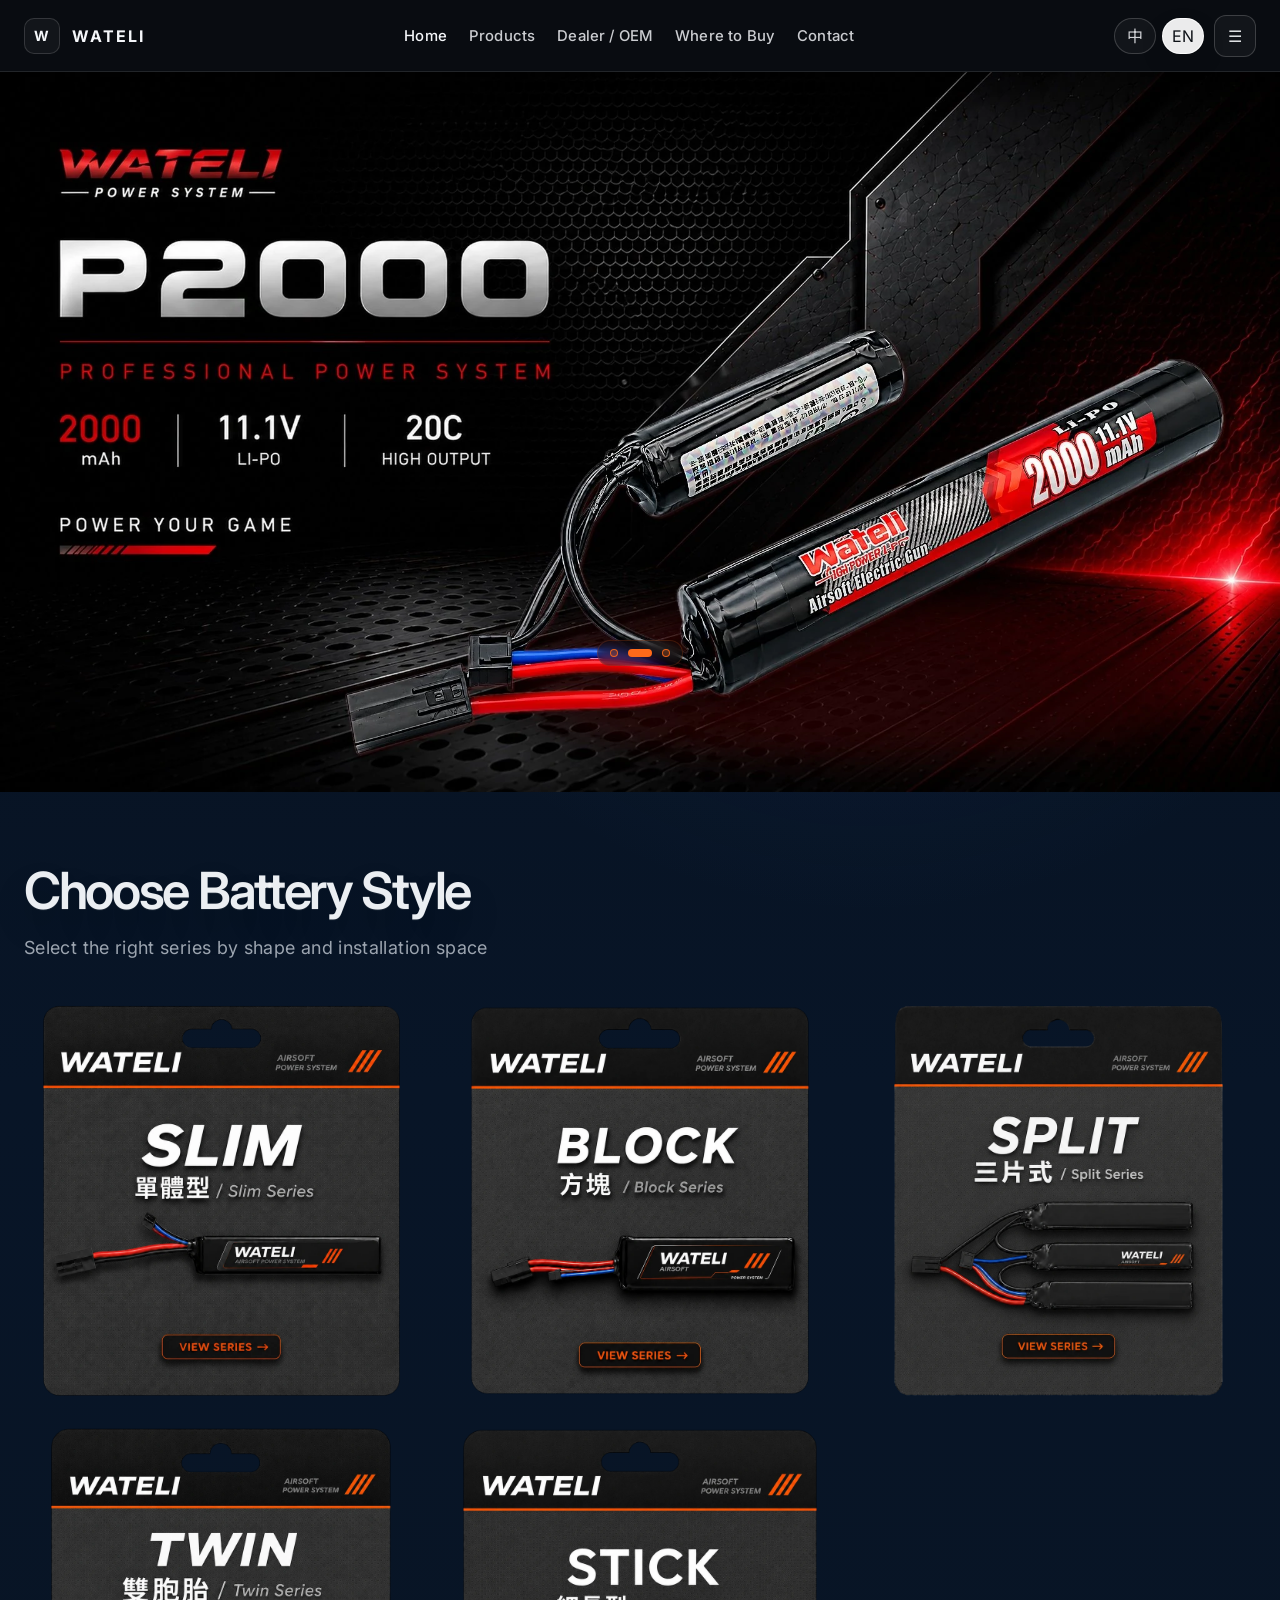
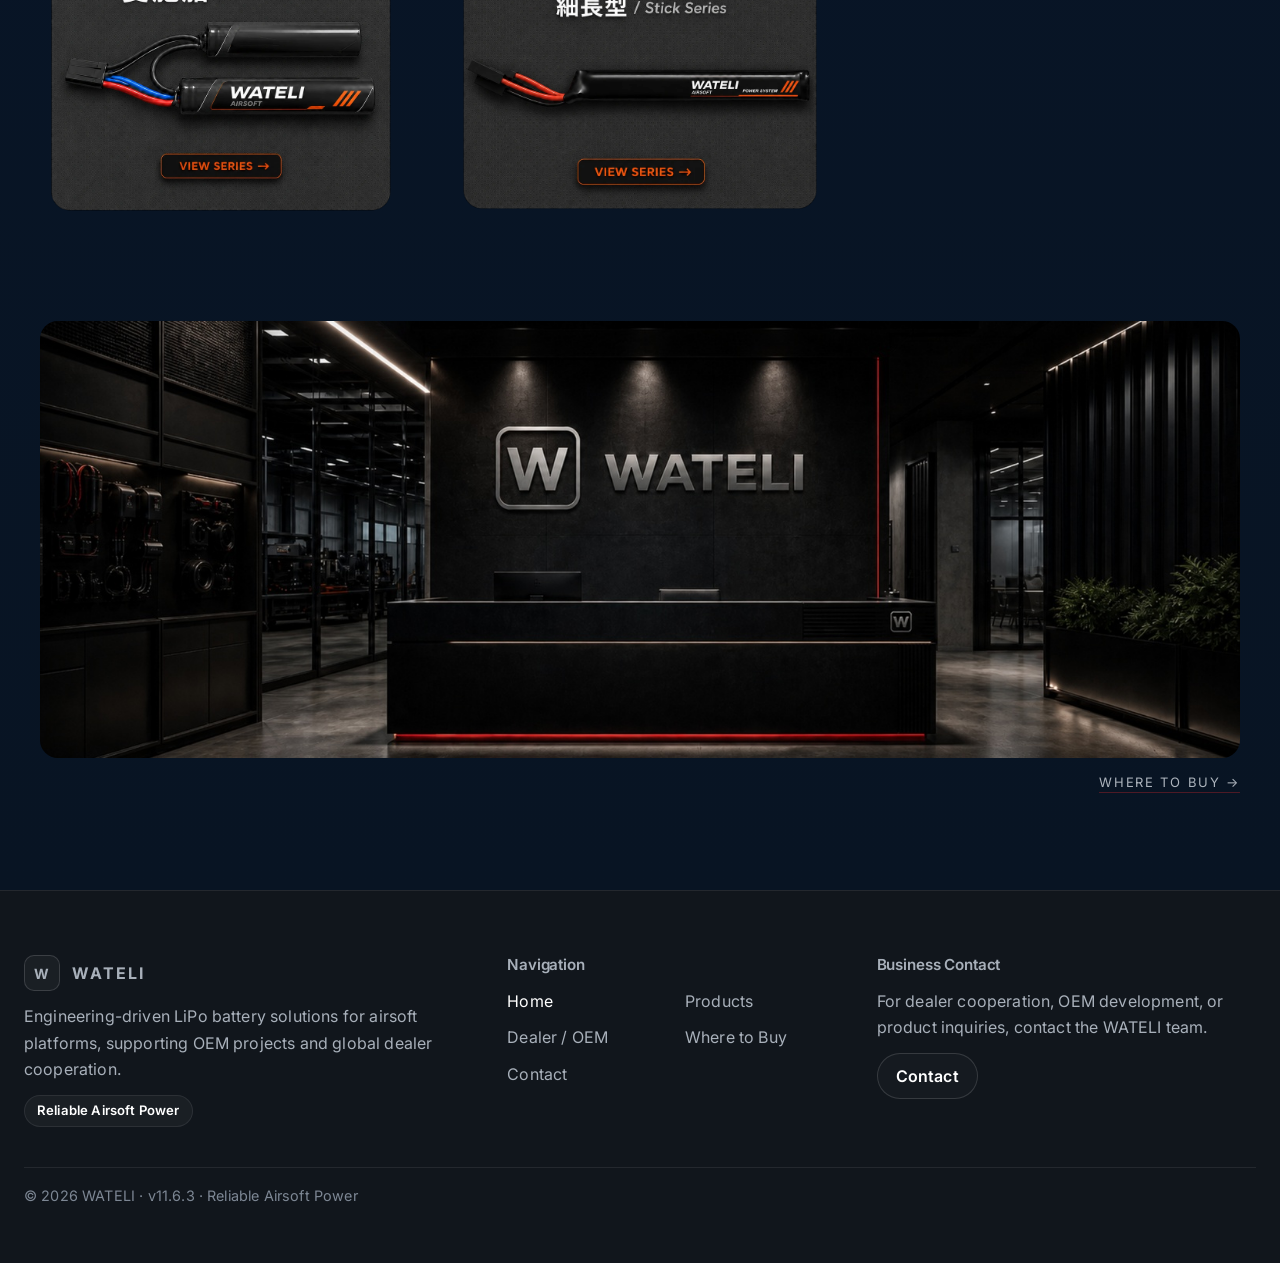
<file: index.html>
<!DOCTYPE html>
<html lang="zh-Hant">
<head>
  <meta property="og:title" content="WATELI">
  <meta charset="UTF-8" />
  <meta name="viewport" content="width=device-width, initial-scale=1.0" />
  <title data-i18n-head="home_v110_title">WATELI｜可靠的 Airsoft 動力系統</title>
  <meta name="description" content="WATELI Airsoft LiPo 電池品牌，支援全球經銷合作與 OEM 專案。" data-i18n-attr="content:home_v110_meta_description" />
  <link rel="preconnect" href="https://fonts.googleapis.com">
  <link rel="preconnect" href="https://fonts.gstatic.com" crossorigin>
  <link rel="preload" as="style" href="https://fonts.googleapis.com/css2?family=Inter:wght@400;500;600;700;800&family=Noto+Sans+TC:wght@400;500;700;800&display=swap">
  <link rel="stylesheet" href="https://fonts.googleapis.com/css2?family=Inter:wght@400;500;600;700;800&family=Noto+Sans+TC:wght@400;500;700;800&display=swap" media="print" onload="this.media='all'">
  <noscript><link rel="stylesheet" href="https://fonts.googleapis.com/css2?family=Inter:wght@400;500;600;700;800&family=Noto+Sans+TC:wght@400;500;700;800&display=swap"></noscript>
  <link rel="stylesheet" href="assets/css/core/tokens.css" />
  <link rel="stylesheet" href="assets/css/core/base.css" />
  <link rel="stylesheet" href="assets/css/core/layout.css" />
  <link rel="stylesheet" href="assets/css/components/buttons.css" />
  <link rel="stylesheet" href="assets/css/components/sections.css" />
  <link rel="stylesheet" href="assets/css/components/cta-system.css" />
  <link rel="stylesheet" href="assets/css/pages/home-v2.css" />
</head>

<body class="page-template page-template--home-v2" data-page="home">
  <div id="site-header"></div>

  <main class="home-v2">
    <section class="home-hero home-desktop-hero" aria-label="WATELI Desktop Hero Carousel" data-i18n-attr="aria-label:home_v110_desktop_hero_aria">
      <picture class="home-hero__slide is-active home-hero__slide--brand">
        <img src="assets/images/content/home/hero-desktop-slide-01.jpg" alt="">
      </picture>
      <picture class="home-hero__slide home-hero__slide--product">
        <source srcset="assets/images/content/home/p2000-hero-desktop-2048x1152.webp" type="image/webp">
        <img src="assets/images/content/home/p2000-hero-desktop-2048x1152.png" alt="WATELI P2000 Li-Po Battery Hero" loading="lazy" decoding="async">
      </picture>
      <picture class="home-hero__slide home-hero__slide--family">
        <source srcset="assets/images/content/home/950-family-hero-desktop-2048x1152.webp" type="image/webp">
        <img src="assets/images/content/home/950-family-hero-desktop-2048x1152.png" alt="WATELI 950mAh FAMILY SLIM Li-Po Battery Series">
      </picture>
      <div class="home-hero__dots" aria-label="WATELI desktop Hero slide navigation">
        <button class="home-hero__dot is-active" type="button" aria-label="顯示桌機 Hero 第 1 張" aria-current="true" data-home-hero-dot="0"></button>
        <button class="home-hero__dot" type="button" aria-label="顯示桌機 Hero 第 2 張" aria-current="false" data-home-hero-dot="1"></button>
        <button class="home-hero__dot" type="button" aria-label="顯示桌機 Hero 第 3 張" aria-current="false" data-home-hero-dot="2"></button>
      </div>
    </section>

    <section class="home-mobile-hero" aria-label="WATELI 手機首頁主視覺" data-i18n-attr="aria-label:home_v110_mobile_hero_aria" data-mobile-hero-carousel>
      <div class="home-mobile-hero__viewport">
        <div class="home-mobile-hero__track" aria-label="WATELI Mobile Hero Carousel">
          <picture class="home-mobile-hero__slide is-active" data-mobile-hero-slide>
            <source srcset="assets/images/content/home/p3000-mobile-hero-1080x1920.webp" type="image/webp">
            <img src="assets/images/content/home/p3000-mobile-hero-1080x1920.png" alt="WATELI P3000 Li-Po Battery 手機首頁主視覺" data-i18n-attr="alt:home_v110_mobile_hero_alt" loading="eager" decoding="async">
          </picture>
          <picture class="home-mobile-hero__slide" data-mobile-hero-slide>
            <source srcset="assets/images/content/home/p2000-hero-mobile-1080x1920.webp" type="image/webp">
            <img src="assets/images/content/home/p2000-hero-mobile-1080x1920.png" alt="WATELI P2000 Li-Po Battery Hero" loading="lazy" decoding="async">
          </picture>
          <picture class="home-mobile-hero__slide" data-mobile-hero-slide>
            <source srcset="assets/images/content/home/950-family-hero-mobile-1080x1920.webp" type="image/webp">
            <img src="assets/images/content/home/950-family-hero-mobile-1080x1920.png" alt="WATELI 950mAh FAMILY SLIM Li-Po Battery Series" loading="eager" decoding="async">
          </picture>
        </div>
        <div class="home-mobile-hero__dots" aria-label="WATELI mobile Hero slide navigation">
          <button class="home-mobile-hero__dot is-active" type="button" aria-label="顯示手機 Hero 第 1 張" aria-current="true" data-mobile-hero-dot="0"></button>
          <button class="home-mobile-hero__dot" type="button" aria-label="顯示手機 Hero 第 2 張" aria-current="false" data-mobile-hero-dot="1"></button>
          <button class="home-mobile-hero__dot" type="button" aria-label="顯示手機 Hero 第 3 張" aria-current="false" data-mobile-hero-dot="2"></button>
        </div>
      </div>
    </section>

    <section class="home-product-series" aria-labelledby="home-product-series-title">
      <div class="home-product-series__container">
        <div class="home-product-series__header">
          <h2 class="home-product-series__title" id="home-product-series-title" data-i18n="home_v110_series_title">選擇電池款式</h2>
          <p class="home-product-series__lead" data-i18n="home_v110_series_eyebrow">依外型與安裝空間選擇適合系列</p>
        </div>

        <div class="home-product-series__grid" aria-label="WATELI 產品系列入口" data-i18n-attr="aria-label:home_v110_series_grid_aria">
          <a class="home-product-series__card" href="products-slim.html" aria-label="SLIM Li-Po 電池產品系列" data-i18n-attr="aria-label:home_v110_series_slim_aria">
            <div class="home-product-series__image-wrap"><img class="home-product-series__image" src="assets/images/products/entry-optimized/entry-slim-1024.webp" srcset="assets/images/products/entry-optimized/entry-slim-768.webp 768w, assets/images/products/entry-optimized/entry-slim-1024.webp 1024w" sizes="(max-width: 768px) 78vw, 1024px" width="1024" height="1024" alt="SLIM Li-Po 電池" data-i18n-attr="alt:home_v110_series_slim_img_alt" loading="eager" decoding="async"></div>
          </a>
          <a class="home-product-series__card" href="products-block.html" aria-label="BLOCK Li-Po 電池產品系列" data-i18n-attr="aria-label:home_v110_series_block_aria">
            <div class="home-product-series__image-wrap"><img class="home-product-series__image" src="assets/images/products/entry-optimized/entry-block-1024.webp" srcset="assets/images/products/entry-optimized/entry-block-768.webp 768w, assets/images/products/entry-optimized/entry-block-1024.webp 1024w" sizes="(max-width: 768px) 78vw, 1024px" width="1024" height="1024" alt="BLOCK Li-Po 電池" data-i18n-attr="alt:home_v110_series_block_img_alt" loading="eager" decoding="async"></div>
          </a>
          <a class="home-product-series__card" href="products-split.html" aria-label="SPLIT Li-Po 電池產品系列" data-i18n-attr="aria-label:home_v110_series_split_aria">
            <div class="home-product-series__image-wrap"><img class="home-product-series__image" src="assets/images/products/entry-optimized/entry-split-1024.webp" srcset="assets/images/products/entry-optimized/entry-split-768.webp 768w, assets/images/products/entry-optimized/entry-split-1024.webp 1024w" sizes="(max-width: 768px) 78vw, 1024px" width="1024" height="1024" alt="SPLIT Li-Po 電池" data-i18n-attr="alt:home_v110_series_split_img_alt" loading="lazy" decoding="async"></div>
          </a>
          <a class="home-product-series__card" href="products-twin.html" aria-label="TWIN Li-Po 電池產品系列" data-i18n-attr="aria-label:home_v110_series_twin_aria">
            <div class="home-product-series__image-wrap"><img class="home-product-series__image" src="assets/images/products/entry-optimized/entry-twin-1024.webp" srcset="assets/images/products/entry-optimized/entry-twin-768.webp 768w, assets/images/products/entry-optimized/entry-twin-1024.webp 1024w" sizes="(max-width: 768px) 78vw, 1024px" width="1024" height="1024" alt="TWIN Li-Po 電池" data-i18n-attr="alt:home_v110_series_twin_img_alt" loading="lazy" decoding="async"></div>
          </a>
          <a class="home-product-series__card" href="products-stick.html" aria-label="STICK Li-Po 電池產品系列" data-i18n-attr="aria-label:home_v110_series_stick_aria">
            <div class="home-product-series__image-wrap"><img class="home-product-series__image" src="assets/images/products/entry-optimized/entry-stick-1024.webp" srcset="assets/images/products/entry-optimized/entry-stick-768.webp 768w, assets/images/products/entry-optimized/entry-stick-1024.webp 1024w" sizes="(max-width: 768px) 78vw, 1024px" width="1024" height="1024" alt="STICK Li-Po 電池" data-i18n-attr="alt:home_v110_series_stick_img_alt" loading="lazy" decoding="async"></div>
          </a>
        </div>
      </div>
    </section>

    <section class="home-where-to-buy" aria-label="哪裡購買" data-i18n-attr="aria-label:home_v110_w2b_section_aria">
      <div class="home-where-to-buy__container">
        <a class="home-where-to-buy__image-link" href="where-to-buy.html" aria-label="哪裡購買" data-i18n-attr="aria-label:home_v110_w2b_link_aria">
          <img class="home-where-to-buy__image" src="assets/images/content/home/where-to-buy-home.jpg" alt="WATELI 哪裡購買官方接待入口" data-i18n-attr="alt:home_v110_w2b_image_alt">
        </a>
        <div class="home-where-to-buy__caption">
          <a href="where-to-buy.html" aria-label="哪裡購買" data-i18n="home_v110_w2b_caption" data-i18n-attr="aria-label:home_v110_w2b_link_aria">哪裡購買 →</a>
        </div>
      </div>
    </section>
  </main>

  <div id="site-footer"></div>
  <script defer src="assets/data/i18n/translations.js"></script>
  <script defer src="assets/js/core/utils.js"></script>
  <script defer src="assets/js/core/site-layout.js"></script>
  <script defer src="assets/js/core/i18n.js"></script>
  <script defer src="assets/js/core/mobile-menu.js"></script>
  <script defer src="assets/js/components/slider.js"></script>
  <script defer src="assets/js/pages/home.js"></script>

  <script>
    (function () {
      var mq = window.matchMedia('(min-width: 769px)');
      var hero = document.querySelector('.home-desktop-hero');
      if (!hero) return;

      var slides = Array.prototype.slice.call(hero.querySelectorAll('.home-hero__slide'));
      var dots = Array.prototype.slice.call(hero.querySelectorAll('[data-home-hero-dot]'));
      if (slides.length < 2) return;

      var i = 0;
      var timer = null;
      var interval = 4000;

      function show(index) {
        i = index;
        slides.forEach(function (slide, n) {
          slide.classList.toggle('is-active', n === index);
        });

        dots.forEach(function (dot, n) {
          var active = n === index;
          dot.classList.toggle('is-active', active);
          dot.setAttribute('aria-current', active ? 'true' : 'false');
        });
      }

      function start() {
        if (timer) {
          window.clearInterval(timer);
        }

        timer = window.setInterval(function () {
          if (!mq.matches) {
            show(0);
            return;
          }

          show((i + 1) % slides.length);
        }, interval);
      }

      dots.forEach(function (dot, index) {
        dot.addEventListener('click', function () {
          show(index);
          start();
        });
      });

      show(0);
      start();
    })();
  </script>
</body>
</html>
</file>
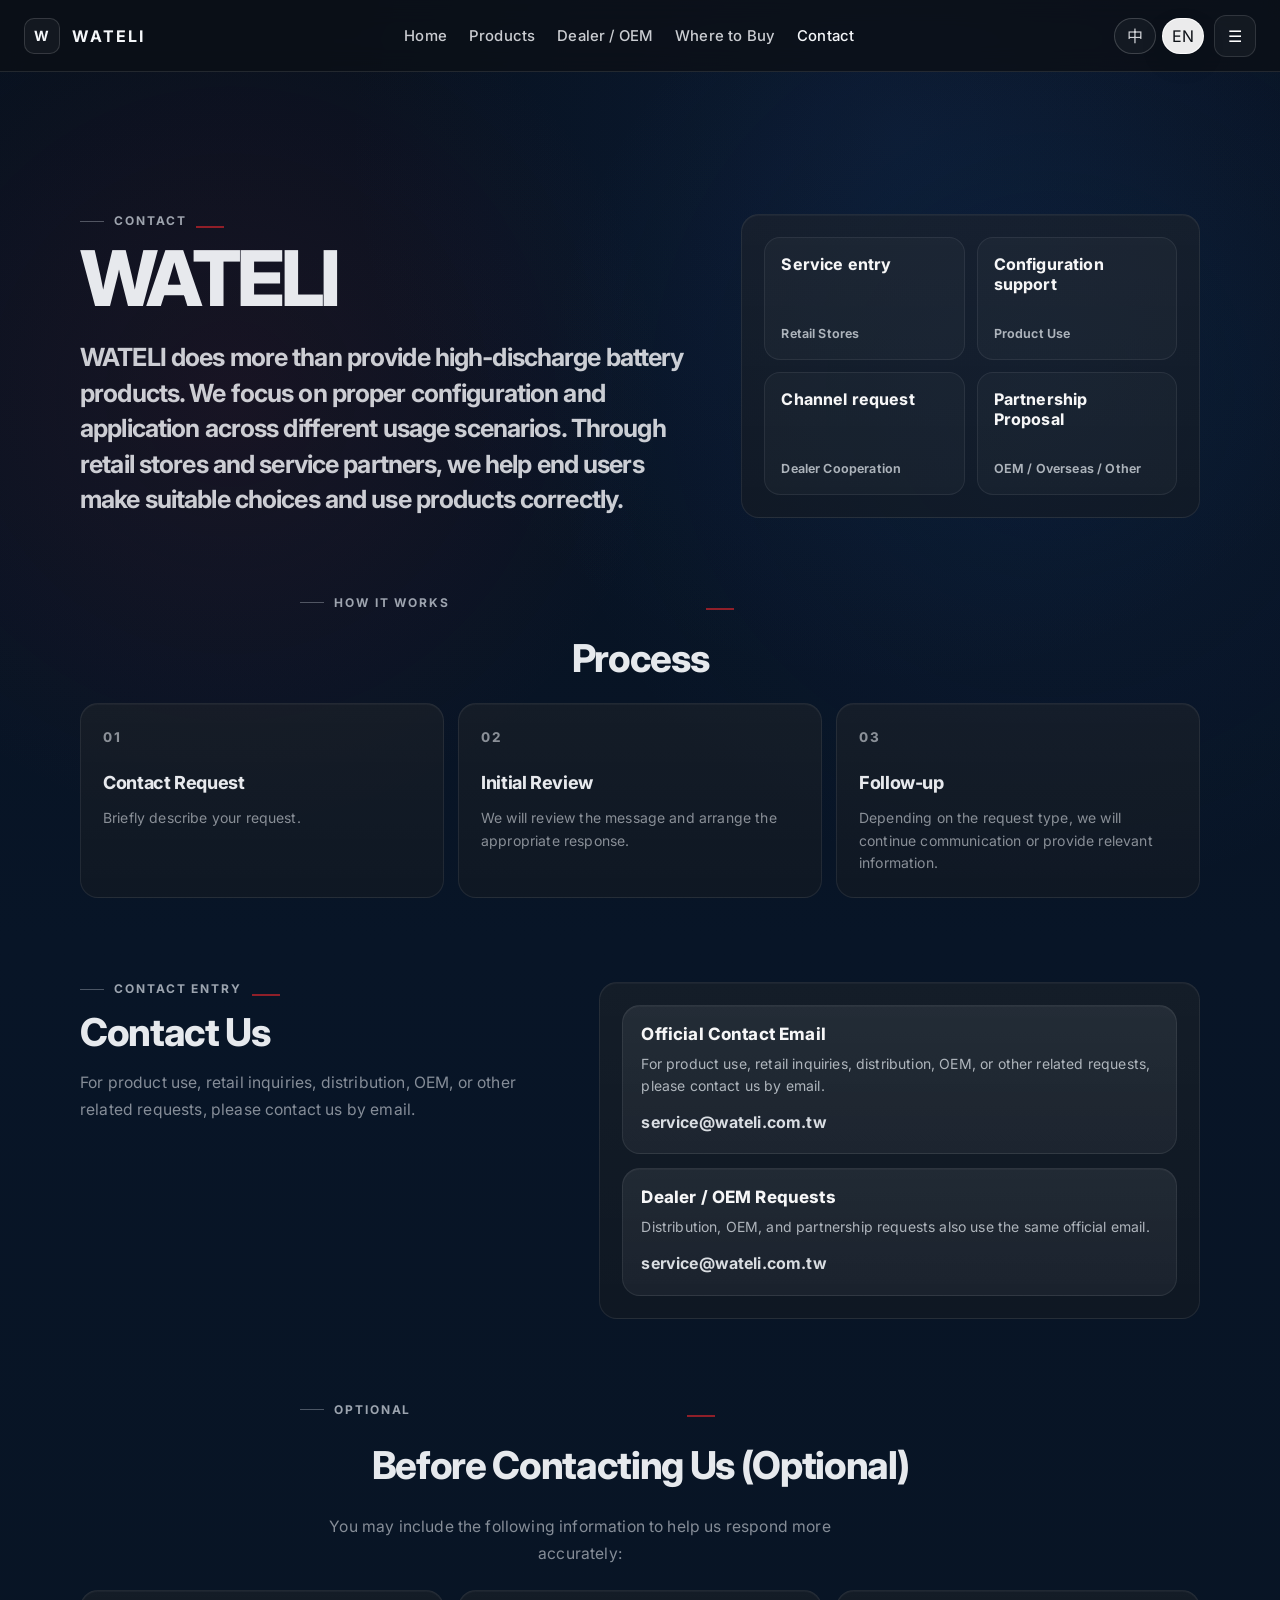
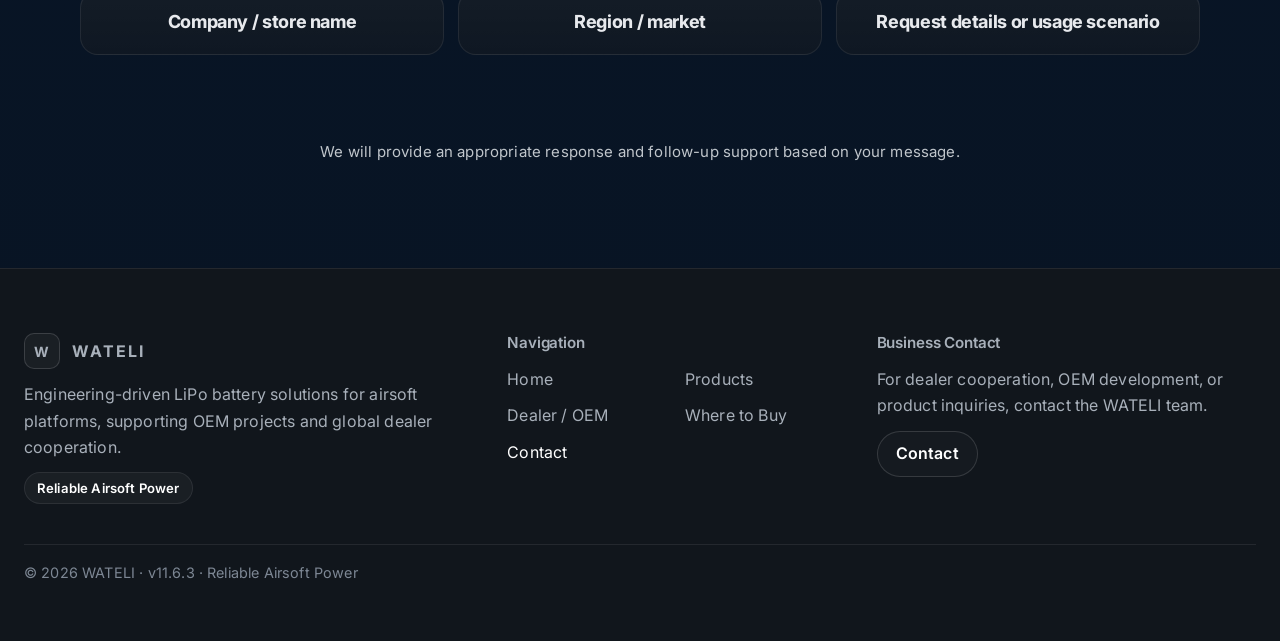
<file: contact.html>
<!DOCTYPE html>
<html lang="zh-Hant">
<head>
  <meta charset="UTF-8" />
  <meta name="viewport" content="width=device-width, initial-scale=1.0" />
  <title data-i18n-head="contact_v106_meta_title">WATELI | 聯絡</title>
  <link rel="preconnect" href="https://fonts.googleapis.com">
  <link rel="preconnect" href="https://fonts.gstatic.com" crossorigin>
  <link rel="preload" as="style" href="https://fonts.googleapis.com/css2?family=Inter:wght@400;500;600;700;800&family=Noto+Sans+TC:wght@400;500;700;800&display=swap">
  <link rel="stylesheet" href="https://fonts.googleapis.com/css2?family=Inter:wght@400;500;600;700;800&family=Noto+Sans+TC:wght@400;500;700;800&display=swap" media="print" onload="this.media='all'">
  <noscript><link rel="stylesheet" href="https://fonts.googleapis.com/css2?family=Inter:wght@400;500;600;700;800&family=Noto+Sans+TC:wght@400;500;700;800&display=swap"></noscript>
  <link rel="stylesheet" href="assets/css/core/tokens.css" />
  <link rel="stylesheet" href="assets/css/core/base.css" />
  <link rel="stylesheet" href="assets/css/core/layout.css" />
  <link rel="stylesheet" href="assets/css/components/buttons.css" />
  <link rel="stylesheet" href="assets/css/components/sections.css" />
  <link rel="stylesheet" href="assets/css/components/cta-system.css" />
  <link rel="stylesheet" href="assets/css/pages/contact.css" />
</head>
<body class="page-template page-template--contact" data-page="contact">
  <div id="site-header"></div>

  <main class="wateli-contact-page">
    <section class="dealer-hero section">
      <div class="container dealer-hero__inner">
        <div class="dealer-hero__copy">
          <div class="eyebrow" data-i18n="contact_v106_eyebrow">聯絡</div>
          <h1 data-i18n="contact_v106_title">WATELI</h1>
          <p class="dealer-hero__lead" data-i18n="contact_v106_lead">WATELI 不只是提供高倍率電池產品，更重視在不同使用情境下的正確配置與應用。透過門市店家與服務體系，協助終端客戶做出合適的選擇與使用方式。</p>
        </div>
        <div class="dealer-hero__visual panel">
          <div class="dealer-hero__visual-grid">
            <div class="dealer-chip"><span data-i18n="contact_v106_chip_1_desc">服務入口</span><small data-i18n="contact_v106_chip_1_title">門市店家</small></div>
            <div class="dealer-chip"><span data-i18n="contact_v106_chip_2_desc">配置協助</span><small data-i18n="contact_v106_chip_2_title">產品使用</small></div>
            <div class="dealer-chip"><span data-i18n="contact_v106_chip_3_desc">通路需求</span><small data-i18n="contact_v106_chip_3_title">經銷合作</small></div>
            <div class="dealer-chip"><span data-i18n="contact_v106_chip_4_desc">合作提案</span><small data-i18n="contact_v106_chip_4_title">OEM / 海外 / 其它</small></div>
          </div>
        </div>
      </div>
    </section>

    <section class="dealer-system section wateli-contact-page__process-section">
      <div class="container">
        <div class="section-head dealer-section-head dealer-section-head--center">
          <div class="eyebrow" data-i18n="contact_v106_process_eyebrow">流程說明</div>
          <h2 data-i18n="contact_v106_process_title">流程說明</h2>
        </div>
        <div class="dealer-system__grid wateli-contact-page__process-grid">
          <article class="dealer-system__item panel">
            <p class="wateli-contact-page__step">01</p>
            <h3 data-i18n="contact_v106_process_1_title">聯絡需求</h3>
            <p data-i18n="contact_v106_process_1_text">簡要說明需求內容。</p>
          </article>
          <article class="dealer-system__item panel">
            <p class="wateli-contact-page__step">02</p>
            <h3 data-i18n="contact_v106_process_2_title">內容評估</h3>
            <p data-i18n="contact_v106_process_2_text">依來訊內容進行初步判斷與回應安排。</p>
          </article>
          <article class="dealer-system__item panel">
            <p class="wateli-contact-page__step">03</p>
            <h3 data-i18n="contact_v106_process_3_title">後續對接</h3>
            <p data-i18n="contact_v106_process_3_text">依需求類型進入後續溝通或提供對應資訊。</p>
          </article>
        </div>
      </div>
    </section>

    <section class="dealer-why section">
      <div class="container dealer-why__inner">
        <div class="dealer-why__copy">
          <div class="eyebrow" data-i18n="contact_v106_entry_eyebrow">聯絡入口</div>
          <h2 data-i18n="contact_v106_entry_title">聯絡我們</h2>
          <p class="page-copy" data-i18n="contact_v106_entry_intro">產品使用、門市店家、經銷合作、OEM 或其他相關需求，歡迎透過以下信箱與我們聯繫。</p>
        </div>
        <div class="dealer-why__points panel">
          <div class="dealer-point">
            <strong data-i18n="contact_v106_entry_general_title">正式聯絡信箱</strong>
            <span data-i18n="contact_v106_entry_general_text">產品使用、門市店家、經銷合作、OEM 或其他相關需求，歡迎透過以下信箱與我們聯繫。</span>
            <a class="wateli-contact-page__email" href="mailto:service@wateli.com.tw">service@wateli.com.tw</a>
          </div>
          <div class="dealer-point">
            <strong data-i18n="contact_v106_entry_proposal_title">經銷 / OEM 合作</strong>
            <span data-i18n="contact_v106_entry_proposal_text">經銷、OEM 或合作相關需求，請使用同一正式信箱聯繫。</span>
            <a class="wateli-contact-page__email" href="mailto:service@wateli.com.tw">service@wateli.com.tw</a>
          </div>
        </div>
      </div>
    </section>

    <section class="dealer-system section wateli-contact-page__optional-section">
      <div class="container">
        <div class="section-head dealer-section-head dealer-section-head--center">
          <div class="eyebrow" data-i18n="contact_v106_optional_eyebrow">選填資訊</div>
          <h2 data-i18n="contact_v106_optional_title">聯絡前準備（選填）</h2>
          <p class="page-copy" data-i18n="contact_v106_optional_text">來信可依需求提供以下資訊，以利後續回應：</p>
        </div>
        <div class="dealer-system__grid wateli-contact-page__optional-grid">
          <article class="dealer-system__item panel"><h3 data-i18n="contact_v106_optional_1">公司 / 店家名稱</h3></article>
          <article class="dealer-system__item panel"><h3 data-i18n="contact_v106_optional_2">所在區域 / 市場</h3></article>
          <article class="dealer-system__item panel"><h3 data-i18n="contact_v106_optional_3">需求內容或使用情境</h3></article>
        </div>
      </div>
    </section>

    <section class="dealer-system section wateli-contact-page__ending-section">
      <div class="container">
        <div class="wateli-contact-page__ending-panel">
          <p data-i18n="contact_v106_ending">我們將依來訊內容提供對應回應與後續協助。</p>
        </div>
      </div>
    </section>
  </main>

  <div id="site-footer"></div>
  <script defer src="assets/data/i18n/translations.js"></script>
  <script defer src="assets/js/core/utils.js"></script>
  <script defer src="assets/js/core/site-layout.js"></script>
  <script defer src="assets/js/core/i18n.js"></script>
  <script defer src="assets/js/core/mobile-menu.js"></script>
</body>
</html>
</file>
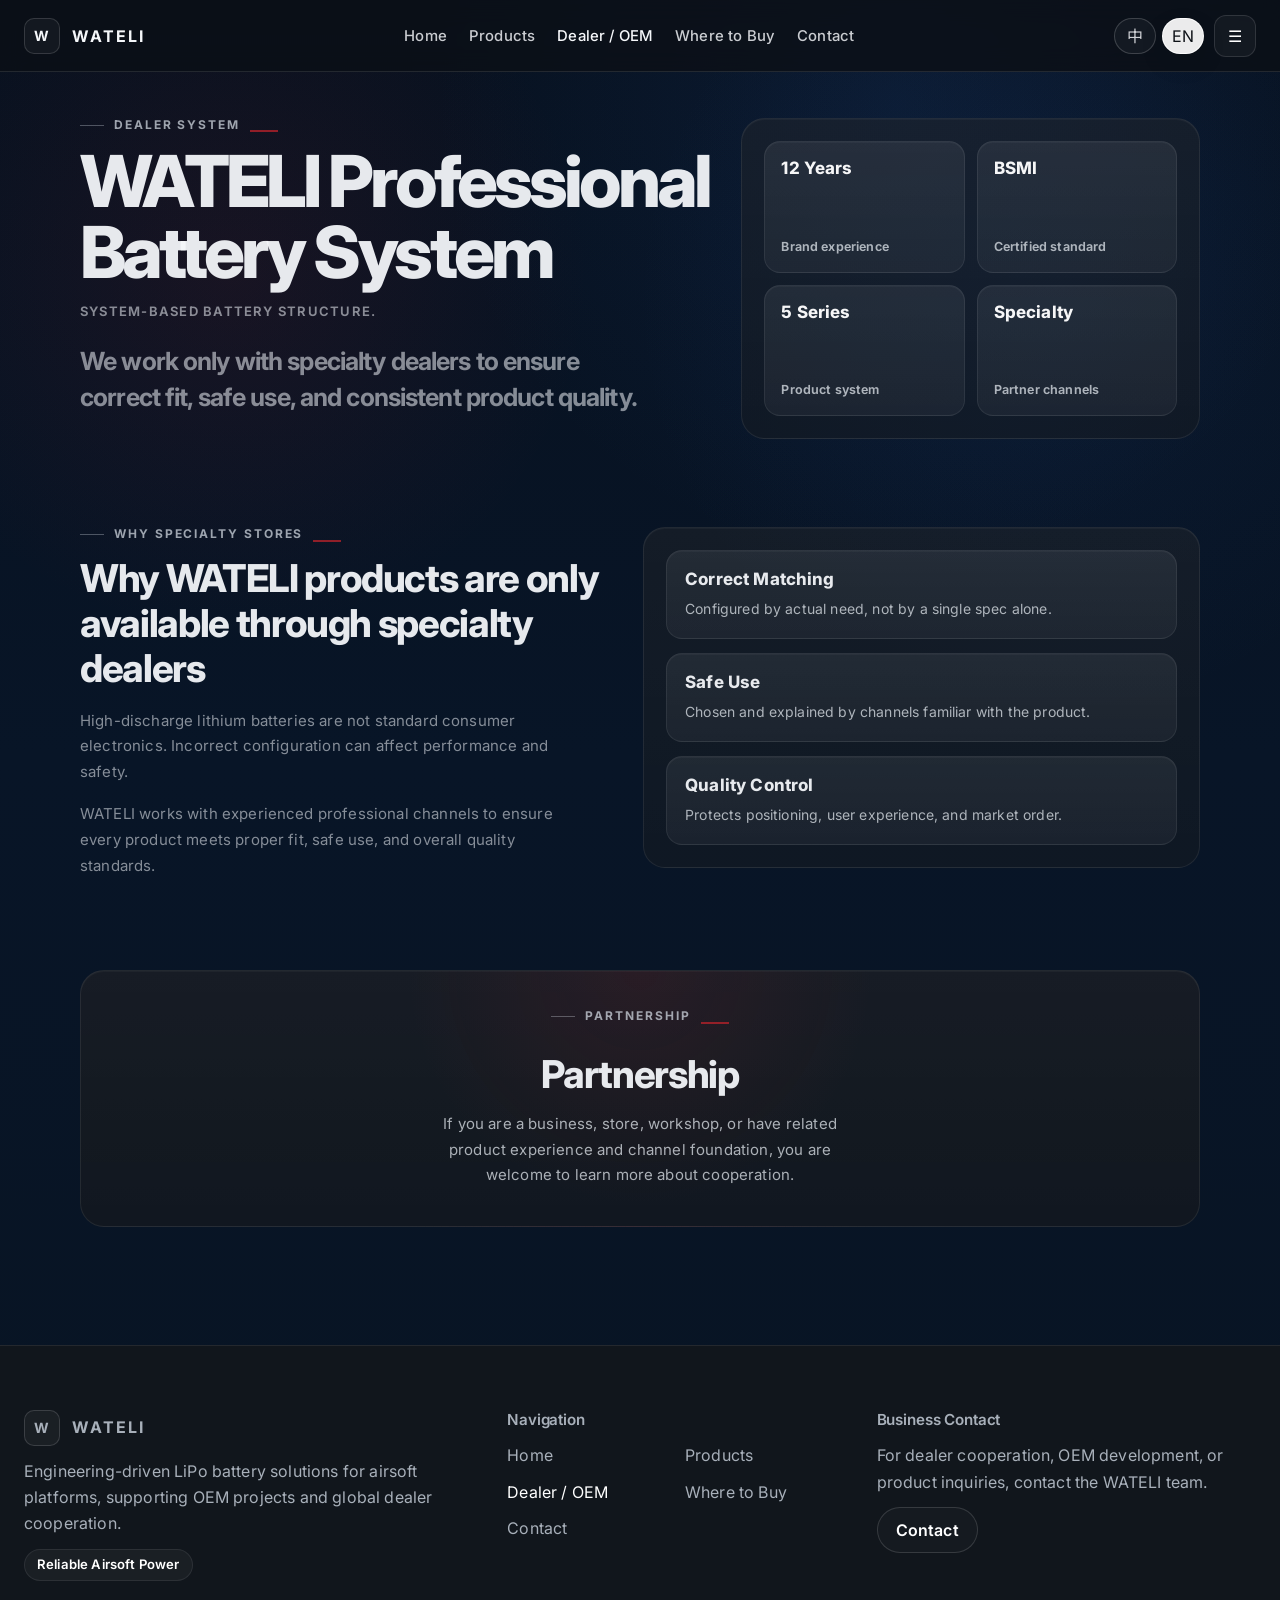
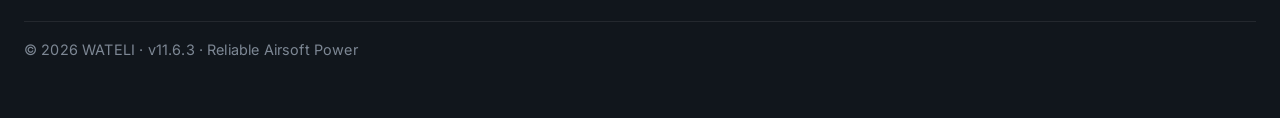
<file: dealer.html>
<!DOCTYPE html>
<html lang="zh-Hant">
<head>
  <meta charset="UTF-8" />
  <meta name="viewport" content="width=device-width, initial-scale=1.0" />
  <title data-i18n-head="dealer_meta_title">WATELI</title>
  <link rel="preconnect" href="https://fonts.googleapis.com">
  <link rel="preconnect" href="https://fonts.gstatic.com" crossorigin>
  <link rel="preload" as="style" href="https://fonts.googleapis.com/css2?family=Inter:wght@400;500;600;700;800&family=Noto+Sans+TC:wght@400;500;700;800&display=swap">
  <link rel="stylesheet" href="https://fonts.googleapis.com/css2?family=Inter:wght@400;500;600;700;800&family=Noto+Sans+TC:wght@400;500;700;800&display=swap" media="print" onload="this.media='all'">
  <noscript><link rel="stylesheet" href="https://fonts.googleapis.com/css2?family=Inter:wght@400;500;600;700;800&family=Noto+Sans+TC:wght@400;500;700;800&display=swap"></noscript>
  <link rel="stylesheet" href="assets/css/core/tokens.css" />
  <link rel="stylesheet" href="assets/css/core/base.css" />
  <link rel="stylesheet" href="assets/css/core/layout.css" />
  <link rel="stylesheet" href="assets/css/components/buttons.css" />
  <link rel="stylesheet" href="assets/css/components/sections.css" />
  <link rel="stylesheet" href="assets/css/components/cta-system.css" />
  <link rel="stylesheet" href="assets/css/pages/dealer.css" />
</head>
<body class="page-template page-template--dealer" data-page="dealer">
  <div id="site-header"></div>

  <main class="dealer-page dealer-page--r9">
    <section class="dealer-hero section">
      <div class="container dealer-hero__inner">
        <div class="dealer-hero__copy">
          <div class="eyebrow" data-i18n="dealer_hero_eyebrow">DEALER SYSTEM</div>
          <h1 data-i18n="dealer_hero_title_new">WATELI 專業電池體系</h1>
<p class="hero-min">System-based battery structure.</p>
<p class="dealer-hero__lead" data-i18n="dealer_hero_lead_new">
            我們只與專門店合作，
            確保產品搭配正確、使用安全與整體品質。
          </p>
          <div class="dealer-hero__actions">
            
            
          </div>
        </div>
        <div class="dealer-hero__visual panel">
          <div class="dealer-hero__visual-grid">
            <div class="dealer-chip"><span data-i18n="dealer_chip_1_title">12年</span><small data-i18n="dealer_chip_1_desc">品牌經驗</small></div>
            <div class="dealer-chip"><span data-i18n="dealer_chip_2_title">BSMI</span><small data-i18n="dealer_chip_2_desc">認證標準</small></div>
            <div class="dealer-chip"><span data-i18n="dealer_chip_3_title">5 系列</span><small data-i18n="dealer_chip_3_desc">產品系統</small></div>
            <div class="dealer-chip"><span data-i18n="dealer_chip_4_title">專門店</span><small data-i18n="dealer_chip_4_desc">合作通路</small></div>
          </div>
        </div>
      </div>
    </section>

<section class="dealer-why section">
      <div class="container dealer-why__inner">
        <div class="dealer-why__copy">
          <div class="eyebrow" data-i18n="dealer_why_eyebrow">WHY SPECIALTY STORES</div>
          <h2 data-i18n="dealer_why_title_new">為什麼只透過專門店提供產品？</h2>
          <p data-i18n="dealer_why_p1_new">高放電鋰電池並非一般 3C 電池，錯誤配置可能影響使用效果，甚至產生安全風險。</p>
          <p data-i18n="dealer_why_p2_new">WATELI 選擇由具備經驗的專業通路提供產品與服務，確保產品在搭配與使用上，符合安全與整體品質標準。</p>
        </div>
        <div class="dealer-why__points panel">
          <div class="dealer-point">
            <strong data-i18n="dealer_point_1_title">正確搭配</strong>
            <span data-i18n="dealer_point_1_desc">依需求配置，不以單一規格取代判斷。</span>
          </div>
          <div class="dealer-point">
            <strong data-i18n="dealer_point_2_title">安全使用</strong>
            <span data-i18n="dealer_point_2_desc">由熟悉產品的通路協助選擇與說明。</span>
          </div>
          <div class="dealer-point">
            <strong data-i18n="dealer_point_3_title">品質控管</strong>
            <span data-i18n="dealer_point_3_desc">維持產品定位、使用體驗與市場秩序。</span>
          </div>
        </div>
      </div>
    </section>

    

    <section class="dealer-cta section">
      <div class="container">
        <div class="dealer-cta__panel panel">
          <div class="eyebrow" data-i18n="dealer_cta_eyebrow_new">PARTNERSHIP</div>
          <h2 data-i18n="dealer_cta_title_new2">合作方式</h2>
          <p data-i18n="dealer_cta_desc_new2">若您為商家、店家、工作室，或具備相關產品經驗與通路基礎，歡迎進一步了解合作方式。</p>
          
        </div>
      </div>
    </section>
  </main>

  <div id="site-footer"></div>
  <script defer src="assets/data/i18n/translations.js"></script>
  <script defer src="assets/js/core/utils.js"></script>
  <script defer src="assets/js/core/site-layout.js"></script>
  <script defer src="assets/js/core/i18n.js"></script>
  <script defer src="assets/js/core/mobile-menu.js"></script>
</body>
</html>
</file>
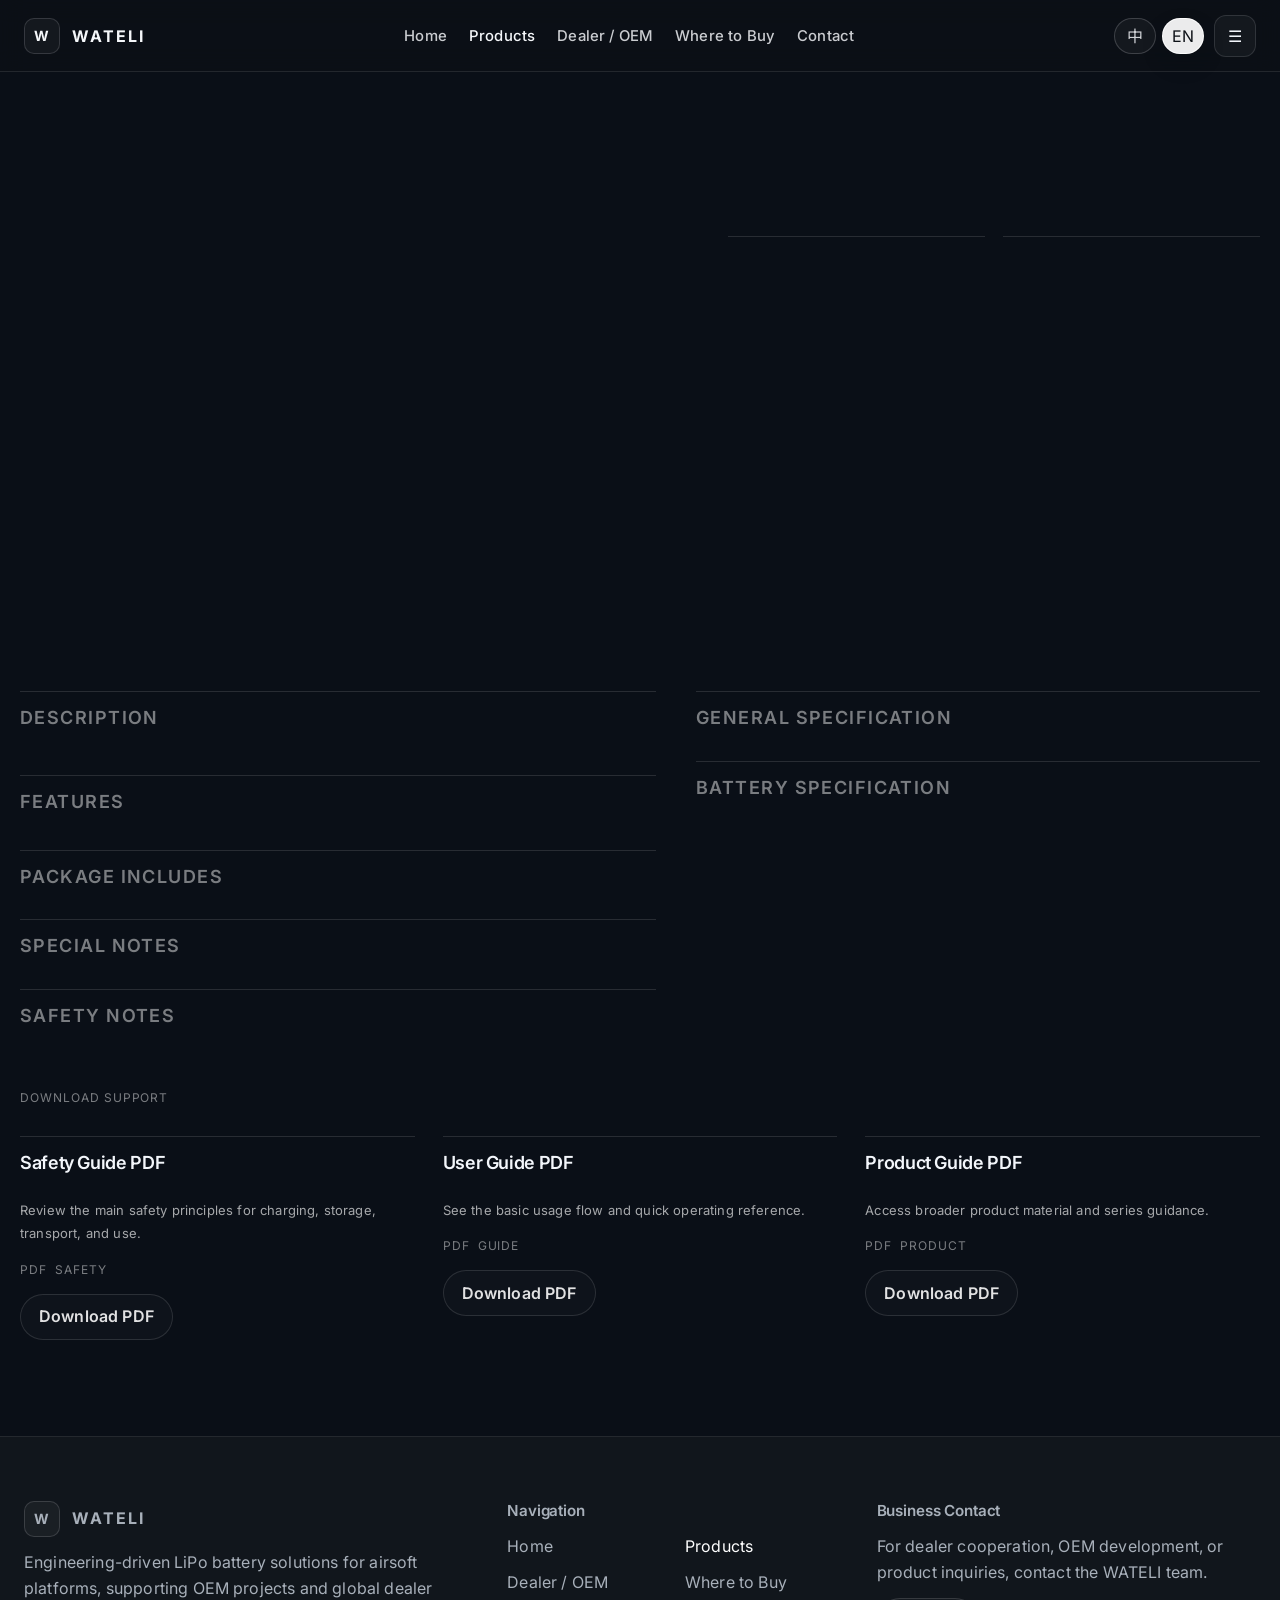
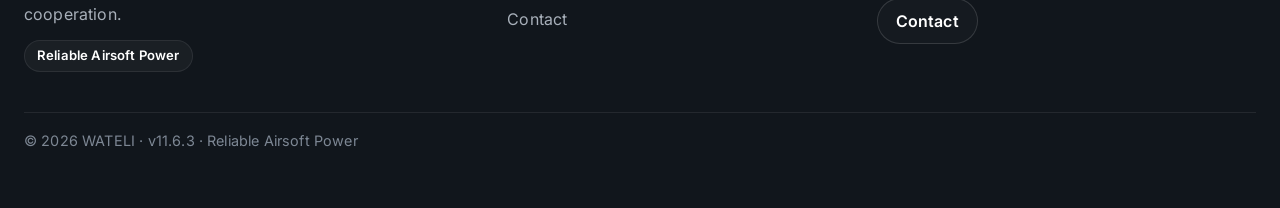
<file: product-v2-74.html>
<!DOCTYPE html>
<html lang="zh-Hant">
<head>
  <meta charset="UTF-8" />
  <meta name="viewport" content="width=device-width, initial-scale=1.0" />
  <title>WATELI | SKU v2</title>
  <meta name="description" content="WATELI SKU v2 product page." />
  <link rel="preconnect" href="https://fonts.googleapis.com">
  <link rel="preconnect" href="https://fonts.gstatic.com" crossorigin>
  <link rel="preload" as="style" href="https://fonts.googleapis.com/css2?family=Inter:wght@400;500;600;700;800&family=Noto+Sans+TC:wght@400;500;700;800&display=swap">
  <link rel="stylesheet" href="https://fonts.googleapis.com/css2?family=Inter:wght@400;500;600;700;800&family=Noto+Sans+TC:wght@400;500;700;800&display=swap" media="print" onload="this.media='all'">
  <noscript><link rel="stylesheet" href="https://fonts.googleapis.com/css2?family=Inter:wght@400;500;600;700;800&family=Noto+Sans+TC:wght@400;500;700;800&display=swap"></noscript>
  <link rel="stylesheet" href="assets/css/core/tokens.css" />
  <link rel="stylesheet" href="assets/css/core/base.css" />
  <link rel="stylesheet" href="assets/css/core/layout.css" />
  <link rel="stylesheet" href="assets/css/components/buttons.css" />
  <link rel="stylesheet" href="assets/css/components/sections.css" />
  <style>
    :root {
      --wateli-sku-v2-line: rgba(255,255,255,.16);
      --wateli-sku-v2-text-soft: rgba(255,255,255,.72);
      --wateli-sku-v2-text-faint: rgba(255,255,255,.52);
    }

    body.page-template--sku-v2 {
      color: #f3f6fb;
      background: #0a0f17;
    }

    .wateli-sku-v2 {
      padding: 40px 0 96px;
    }

    .wateli-sku-v2 .container {
      width: min(1280px, calc(100vw - 40px));
    }

    .wateli-sku-v2__section + .wateli-sku-v2__section {
      margin-top: 48px;
    }

    .wateli-sku-v2__core {
  display: grid;
  grid-template-columns: minmax(0, 1.12fr) minmax(320px, .88fr);
  gap: 32px;
  align-items: start;
}

    .wateli-sku-v2__media,
    .wateli-sku-v2__info,
    .wateli-sku-v2__content,
    .wateli-sku-v2__support {
      display: flex;
      flex-direction: column;
      gap: 24px;
    }

    .wateli-sku-v2__info {
      gap: 18px;
    }

    .wateli-sku-v2__hero-copy + .wateli-sku-v2__selector {
  margin-bottom: 24px;
}

    .wateli-sku-v2__selector + .wateli-sku-v2__specs {
      margin-top: 18px;
    }

    .wateli-sku-v2__hero-frame {
      display: block;
      width: 100%;
      aspect-ratio: 4 / 3;
      min-height: 0;
    }

    .wateli-sku-v2__hero-image {
      display: block;
      width: 100%;
      height: auto;
      user-select: none;
      -webkit-user-drag: none;
    }

    .wateli-sku-v2__thumbs {
      display: grid;
      grid-template-columns: repeat(3, minmax(0, 1fr));
      gap: 12px;
    }

    .wateli-sku-v2__thumb {
      appearance: none;
      border: 1px solid var(--wateli-sku-v2-line);
      background: transparent;
      min-height: 108px;
      padding: 12px;
      cursor: pointer;
      text-align: left;
    }

    .wateli-sku-v2__thumb.is-active {
      border-color: rgba(123,170,255,.72);
    }

    .wateli-sku-v2__thumb img {
      width: 100%;
      height: 64px;
      object-fit: contain;
      display: block;
      margin-bottom: 8px;
    }

    .wateli-sku-v2__thumb-label,
    .wateli-sku-v2__selector-label,
    .wateli-sku-v2__spec-label,
    .wateli-sku-v2__content-block h2,
    .wateli-sku-v2__support-title,
    .wateli-sku-v2__download-meta span {
      display: block;
      font-size: 12px;
      letter-spacing: .08em;
      text-transform: uppercase;
      color: rgba(255,255,255,.46);
    }

    .wateli-sku-v2__hero-copy {
      display: grid;
      gap: 10px;
    }

    .wateli-sku-v2__hero-title {
      margin: 0;
      font-size: clamp(28px, 3.2vw, 44px);
      line-height: 1.06;
      font-weight: 600;
      letter-spacing: .035em;
      color: #fff;
      transition: opacity .18s ease, transform .18s ease;
    }

    .wateli-sku-v2__hero-lead {
  font-size: 15px;
  line-height: 1.7;
  margin-bottom: 24px;
}

    .wateli-sku-v2__selector {
  display: grid;
  gap: 12px;
  margin-bottom: 24px;
}

    .wateli-sku-v2__selector-label {
      display: block;
      font-size: 12px;
      letter-spacing: .08em;
      text-transform: uppercase;
      color: rgba(255,255,255,.54);
    }

    .wateli-sku-v2__capacity-options {
      display: flex;
      flex-wrap: wrap;
      gap: 12px;
    }

    .wateli-sku-v2__capacity-chip {
      appearance: none;
      border: 1px solid rgba(255,255,255,.18);
      background: rgba(255,255,255,.02);
      color: rgba(255,255,255,.82);
      min-height: 42px;
      padding: 0 14px;
      font-size: 14px;
      font-weight: 600;
      cursor: pointer;
      border-radius: 999px;
      transition: background-color .18s ease, border-color .18s ease, color .18s ease, transform .18s ease, box-shadow .18s ease;
    }

    .wateli-sku-v2__capacity-chip:hover {
      border-color: rgba(255,255,255,.34);
      background: rgba(255,255,255,.08);
      color: #fff;
      transform: translateY(-1px);
    }

    .wateli-sku-v2__capacity-chip:focus-visible {
      outline: none;
      border-color: rgba(123,170,255,.9);
      box-shadow: 0 0 0 3px rgba(123,170,255,.18);
    }

    .wateli-sku-v2__capacity-chip.is-active {
      border-color: rgba(123,170,255,.88);
      background: rgba(123,170,255,.18);
      color: #fff;
      box-shadow: inset 0 0 0 1px rgba(123,170,255,.2);
    }

    .wateli-sku-v2__specs {
      display: grid;
      grid-template-columns: repeat(2, minmax(0, 1fr));
      gap: 18px;
      align-items: start;
    }

    .wateli-sku-v2__spec {
      display: flex;
      flex-direction: column;
      gap: 8px;
      padding-top: 14px;
      border-top: 1px solid rgba(255,255,255,.12);
      min-width: 0;
      transition: opacity .18s ease, transform .18s ease;
    }

    .wateli-sku-v2__spec:first-child .wateli-sku-v2__spec-label {
      color: rgba(255,255,255,.62);
    }

    .wateli-sku-v2__spec:first-child .wateli-sku-v2__spec-value {
      font-size: clamp(24px, 2.6vw, 32px);
      line-height: 1.12;
      font-weight: 800;
      letter-spacing: .01em;
    }

    .wateli-sku-v2__spec-value {
      font-size: 20px;
      line-height: 1.3;
      font-weight: 750;
      letter-spacing: .02em;
      white-space: nowrap;
      word-break: normal;
      overflow-wrap: normal;
      transition: opacity .18s ease, transform .18s ease;
    }

    .wateli-sku-v2__value-updated {
      animation: wateliSkuV2Pulse .28s ease;
    }

    @keyframes wateliSkuV2Pulse {
      0% { opacity: .56; transform: translateY(2px); }
      100% { opacity: 1; transform: translateY(0); }
    }

    .wateli-sku-v2__spec-item {
      min-width: fit-content;
    }

    .wateli-sku-v2__content {
      gap: 20px;
    }

    .wateli-sku-v2__content-grid {
      display: grid;
      grid-template-columns: minmax(0, 1.06fr) minmax(320px, .94fr);
      gap: 40px;
      align-items: start;
    }

    .wateli-v2__content-column {
      display: flex;
      flex-direction: column;
      gap: 18px;
    }

    .wateli-v2__content-column:first-child .wateli-sku-v2__content-block:nth-child(1) {
      margin-bottom: 14px;
    }

    .wateli-v2__content-column:first-child .wateli-sku-v2__content-block:nth-child(2) {
      margin-bottom: 6px;
    }

    .wateli-sku-v2__content-block {
      padding-top: 14px;
      border-top: 1px solid rgba(255,255,255,.12);
    }

    .wateli-v2__content-column:first-child .wateli-sku-v2__content-block h2,
    .wateli-v2__content-column:last-child .wateli-sku-v2__content-block h2 {
      margin-bottom: 12px;
    }

    .wateli-sku-v2__content-block p,
    .wateli-sku-v2__download-desc {
      margin: 0;
      color: rgba(255,255,255,.64);
      line-height: 1.8;
      font-size: 13px;
    }

    .wateli-sku-v2__content-list,
    .wateli-sku-v2__spec-list {
      margin: 0;
      padding: 0;
      list-style: none;
    }

    .wateli-sku-v2__content-list {
      display: grid;
      gap: 8px;
      color: var(--wateli-sku-v2-text-soft);
      font-size: 14px;
      line-height: 1.7;
    }

    .wateli-sku-v2__spec-list {
      display: grid;
      gap: 14px;
    }

    .wateli-sku-v2__spec-row {
  display: flex;
  justify-content: space-between;
  align-items: baseline;
}

    .wateli-sku-v2__spec-term,
    .wateli-sku-v2__spec-value-text {
      font-size: 14px;
      line-height: 1.72;
    }

    .wateli-sku-v2__spec-term {
      color: var(--wateli-sku-v2-text-faint);
      flex: 0 0 148px;
      min-width: fit-content;
    }

    .wateli-sku-v2__spec-value-text {
      color: rgba(255,255,255,.94);
      flex: 0 0 auto;
      min-width: fit-content;
      text-align: right;
      white-space: nowrap;
      word-break: normal;
      overflow-wrap: normal;
    }

    .wateli-sku-v2__support-list {
      display: grid;
      grid-template-columns: repeat(3, minmax(0, 1fr));
      gap: 28px;
      align-items: start;
    }

    .wateli-sku-v2__download {
      display: flex;
      flex-direction: column;
      gap: 14px;
      padding-top: 14px;
      border-top: 1px solid rgba(255,255,255,.12);
    }

    .wateli-sku-v2__content-block h2,
    .wateli-sku-v2__download h2 {
      margin: 0 0 10px;
      font-size: 18px;
      line-height: 1.35;
    }

    .wateli-sku-v2__download-meta {
      display: flex;
      gap: 8px;
      flex-wrap: wrap;
    }

    .wateli-sku-v2__support-title {
      margin-bottom: 4px;
    }

    .wateli-sku-v2__download a {
      align-self: flex-start;
      opacity: .88;
      transition: opacity .18s ease, border-color .18s ease, color .18s ease;
    }

    .wateli-sku-v2__download a:hover {
      opacity: 1;
    }

    @media (max-width: 1080px) {
      .wateli-sku-v2__core,
      .wateli-sku-v2__specs,
      .wateli-sku-v2__content-grid,
      .wateli-sku-v2__support-list {
        grid-template-columns: 1fr;
      }

      .wateli-sku-v2__hero-title {
        font-size: 30px;
      }

      .wateli-sku-v2__hero-frame {
        min-height: 0;
      }

      .wateli-sku-v2__spec-term {
        flex-basis: 136px;
      }
    }

    @media (max-width: 720px) {
      .wateli-sku-v2 {
        padding: 24px 0 72px;
      }

      .wateli-sku-v2 .container {
        width: min(100vw - 24px, 1280px);
      }

      .wateli-sku-v2__hero-frame {
        min-height: 0;
      }

      .wateli-sku-v2__thumbs {
        grid-template-columns: 1fr;
      }

      .wateli-sku-v2__spec-row {
  display: flex;
  justify-content: space-between;
  align-items: baseline;
}

      .wateli-sku-v2__spec-term,
      .wateli-sku-v2__spec-value-text {
        font-size: 13px;
      }

      .wateli-sku-v2__spec-term {
        flex-basis: 116px;
      }

      .wateli-sku-v2__support-list {
        gap: 24px;
      }
    }
  
    /* ===== WATELI R20 / SKU V2 MOBILE IMAGE VIEW & SWITCH ONLY =====
       Scope: product-v2 / product-v2-74 mobile image viewing only.
       No SKU data, voltage/capacity logic, product paths, PDI, or desktop refactor.
    */
    .wateli-sku-v2-mobile-viewer[hidden] {
      display: none !important;
    }

    .wateli-sku-v2-mobile-viewer {
      position: fixed;
      inset: 0;
      z-index: 9999;
      display: grid;
      grid-template-rows: auto minmax(0, 1fr) auto;
      gap: 12px;
      padding: max(18px, env(safe-area-inset-top)) 14px max(18px, env(safe-area-inset-bottom));
      background: rgba(3, 8, 16, .94);
      backdrop-filter: blur(18px);
      -webkit-backdrop-filter: blur(18px);
      opacity: 0;
      pointer-events: none;
      transition: opacity .18s ease;
    }

    .wateli-sku-v2-mobile-viewer.is-open {
      opacity: 1;
      pointer-events: auto;
    }

    .wateli-sku-v2-mobile-viewer__top {
      display: flex;
      align-items: center;
      justify-content: flex-end;
      gap: 10px;
      min-height: 42px;
    }

    .wateli-sku-v2-mobile-viewer__close,
    .wateli-sku-v2-mobile-viewer__nav {
      appearance: none;
      border: 1px solid rgba(255,255,255,.14);
      background: rgba(255,255,255,.06);
      color: rgba(255,255,255,.94);
      cursor: pointer;
      box-shadow: inset 0 1px 0 rgba(255,255,255,.055);
    }

    .wateli-sku-v2-mobile-viewer__close {
      width: 42px;
      height: 42px;
      border-radius: 999px;
      font-size: 22px;
      line-height: 1;
    }

    .wateli-sku-v2-mobile-viewer__stage {
      min-height: 0;
      display: grid;
      place-items: center;
    }

    .wateli-sku-v2-mobile-viewer__image {
      display: block;
      width: auto;
      height: auto;
      max-width: calc(100vw - 28px);
      max-height: min(72vh, 680px);
      object-fit: contain;
      background: transparent;
      user-select: none;
      -webkit-user-drag: none;
    }

    .wateli-sku-v2-mobile-viewer__bottom {
      display: grid;
      gap: 12px;
    }

    .wateli-sku-v2-mobile-viewer__caption {
      min-height: 18px;
      margin: 0;
      color: rgba(230,235,241,.72);
      font-size: 12px;
      line-height: 1.4;
      text-align: center;
    }

    .wateli-sku-v2-mobile-viewer__navs {
      display: grid;
      grid-template-columns: 1fr 1fr;
      gap: 10px;
    }

    .wateli-sku-v2-mobile-viewer__nav {
      min-height: 44px;
      border-radius: 999px;
      font-size: 13px;
      font-weight: 760;
      letter-spacing: .02em;
    }

    .wateli-sku-v2-mobile-viewer__nav:disabled {
      opacity: .35;
      pointer-events: none;
    }

    body.wateli-sku-v2-viewer-open {
      overflow: hidden;
    }

    @media (min-width: 761px) {
      .wateli-sku-v2-mobile-viewer {
        display: none !important;
      }
    }

    @media (max-width: 760px) {
      .wateli-sku-v2 {
        padding: calc(var(--header-h, 72px) + 14px) 0 58px;
      }

      .wateli-sku-v2 .container {
        width: min(100vw - 24px, 1280px);
      }

      .wateli-sku-v2__core {
        gap: 18px;
      }

      .wateli-sku-v2__media {
        gap: 12px;
      }

      .wateli-sku-v2__hero-frame {
        position: relative;
        border: 1px solid rgba(136,164,208,.18);
        background: rgba(255,255,255,.018);
        cursor: zoom-in;
      }

      .wateli-sku-v2__hero-frame::after {
        content: "VIEW";
        position: absolute;
        right: 10px;
        bottom: 10px;
        min-height: 28px;
        display: inline-flex;
        align-items: center;
        padding: 0 10px;
        border: 1px solid rgba(255,255,255,.16);
        border-radius: 999px;
        background: rgba(4,10,20,.56);
        color: rgba(255,255,255,.78);
        font-size: 10px;
        font-weight: 800;
        letter-spacing: .1em;
        pointer-events: none;
      }

      .wateli-sku-v2__hero-image {
        cursor: zoom-in;
      }

      .wateli-sku-v2__thumbs {
        display: flex;
        grid-template-columns: none;
        gap: 8px;
        overflow-x: auto;
        overflow-y: hidden;
        padding: 0 1px 4px;
        scroll-snap-type: x proximity;
        overscroll-behavior-x: contain;
        -webkit-overflow-scrolling: touch;
      }

      .wateli-sku-v2__thumbs::-webkit-scrollbar {
        display: none;
      }

      .wateli-sku-v2__thumb {
        flex: 0 0 132px;
        min-height: 94px;
        padding: 8px;
        border-radius: 12px;
        scroll-snap-align: start;
        background: rgba(255,255,255,.018);
      }

      .wateli-sku-v2__thumb.is-active {
        border-color: rgba(123,170,255,.84);
        background: rgba(123,170,255,.08);
      }

      .wateli-sku-v2__thumb img {
        height: 54px;
        margin-bottom: 6px;
      }

      .wateli-sku-v2__thumb-label {
        font-size: 11px;
        line-height: 1.25;
      }

      .wateli-sku-v2__hero-title {
        font-size: clamp(28px, 9.5vw, 38px);
      }

      .wateli-sku-v2__hero-lead {
        margin-bottom: 14px;
      }
    }

    @media (max-width: 390px) {
      .wateli-sku-v2-mobile-viewer__image {
        max-height: 68vh;
      }

      .wateli-sku-v2__thumb {
        flex-basis: 118px;
      }
    }

  
    /* ===== WATELI R20B / SKU MOBILE CENTER + PAGE BACK FIX =====
       Scope: product-v2 / product-v2-74 mobile-only visual/return behavior.
       Fixes:
       1. mobile viewer image centering
       2. mobile SKU page close/back affordance
       No SKU data, product path, capacity/voltage logic, or PDI restructuring.
    */
    .wateli-sku-v2__mobile-close {
      display: none;
    }

    @media (max-width: 760px) {
      .wateli-sku-v2-mobile-viewer {
        align-items: stretch;
        justify-items: stretch;
      }

      .wateli-sku-v2-mobile-viewer__stage {
        width: 100%;
        height: 100%;
        min-width: 0;
        min-height: 0;
        display: flex;
        align-items: center;
        justify-content: center;
      }

      .wateli-sku-v2-mobile-viewer__image {
        margin: auto;
        object-fit: contain;
      }

      .wateli-sku-v2__mobile-close {
        display: inline-flex;
        align-items: center;
        justify-content: center;
        align-self: flex-start;
        width: auto;
        max-width: 100%;
        min-height: 38px;
        margin: 0 0 14px;
        padding: 0 14px;
        border: 1px solid rgba(136,164,208,.18);
        border-radius: 999px;
        background: rgba(255,255,255,.035);
        color: rgba(232,240,255,.82);
        font-size: 13px;
        font-weight: 760;
        line-height: 1;
        letter-spacing: .02em;
        text-decoration: none;
        white-space: nowrap;
        cursor: pointer;
        box-shadow: inset 0 1px 0 rgba(255,255,255,.045);
      }

      .wateli-sku-v2__mobile-close::before {
        content: '‹';
        display: inline-block;
        margin-right: 7px;
        font-size: 19px;
        line-height: 1;
        transform: translateY(-1px);
      }

      .wateli-sku-v2__mobile-close:hover,
      .wateli-sku-v2__mobile-close:focus-visible {
        color: #fff;
        border-color: rgba(255,255,255,.22);
        outline: none;
      }
    }

  
    /* ===== WATELI R20C / SKU MOBILE HERO CENTER + MAGNIFIER HINT FIX =====
       Scope: product-v2 / product-v2-74 mobile image affordance only.
       Fixes:
       1. visual centering of mobile hero image
       2. replace heavy VIEW label with restrained magnifier hint
       No SKU data, product paths, capacity/voltage logic, PDI, or desktop refactor.
    */
    @media (max-width: 760px) {
      .wateli-sku-v2__hero-frame {
        display: flex !important;
        align-items: center !important;
        justify-content: center !important;
        width: 100% !important;
        max-width: 100% !important;
        overflow: hidden !important;
        box-sizing: border-box !important;
      }

      .wateli-sku-v2__hero-image {
        display: block !important;
        width: auto !important;
        max-width: 100% !important;
        height: auto !important;
        max-height: 100% !important;
        margin-inline: auto !important;
        object-fit: contain !important;
        object-position: center center !important;
      }

      .wateli-sku-v2__hero-frame::after {
        content: "⌕" !important;
        right: 10px !important;
        bottom: 10px !important;
        width: 34px !important;
        height: 34px !important;
        min-height: 0 !important;
        padding: 0 !important;
        display: inline-flex !important;
        align-items: center !important;
        justify-content: center !important;
        border: 1px solid rgba(255,255,255,.24) !important;
        border-radius: 999px !important;
        background:
          linear-gradient(180deg, rgba(255,255,255,.14), rgba(255,255,255,.065)),
          rgba(5,12,22,.72) !important;
        color: rgba(255,255,255,.92) !important;
        font-size: 20px !important;
        font-weight: 800 !important;
        letter-spacing: 0 !important;
        line-height: 1 !important;
        box-shadow:
          0 10px 24px rgba(0,0,0,.24),
          inset 0 1px 0 rgba(255,255,255,.16) !important;
        pointer-events: none !important;
      }

      .wateli-sku-v2-mobile-viewer__stage {
        display: flex !important;
        align-items: center !important;
        justify-content: center !important;
      }

      .wateli-sku-v2-mobile-viewer__image {
        margin: auto !important;
        object-position: center center !important;
      }
    }

  
    /* ===== WATELI R20D / SKU MOBILE HERO FRAME TRUE CENTER =====
       Scope: product-v2 / product-v2-74 mobile hero frame alignment only.
       Fix: hero frame was visually too close to the right edge on mobile.
       No SKU data, product paths, capacity/voltage logic, PDI, or desktop refactor.
    */
    @media (max-width: 760px) {
      .wateli-sku-v2 {
        overflow-x: hidden !important;
      }

      .wateli-sku-v2 .container {
        width: 100% !important;
        max-width: 100% !important;
        padding-inline: 14px !important;
        box-sizing: border-box !important;
        overflow-x: hidden !important;
      }

      .wateli-sku-v2__media {
        width: 100% !important;
        max-width: 100% !important;
        align-items: center !important;
        overflow: hidden !important;
        box-sizing: border-box !important;
      }

      .wateli-sku-v2__hero-frame {
        width: min(100%, calc(100vw - 42px)) !important;
        max-width: calc(100vw - 42px) !important;
        margin-left: auto !important;
        margin-right: auto !important;
        flex: 0 0 auto !important;
        box-sizing: border-box !important;
      }

      .wateli-sku-v2__hero-image {
        width: 100% !important;
        max-width: 100% !important;
        margin-left: auto !important;
        margin-right: auto !important;
        box-sizing: border-box !important;
      }

      .wateli-sku-v2__thumbs {
        width: min(100%, calc(100vw - 42px)) !important;
        max-width: calc(100vw - 42px) !important;
        margin-left: auto !important;
        margin-right: auto !important;
        box-sizing: border-box !important;
      }

      .wateli-sku-v2__info,
      .wateli-sku-v2__content,
      .wateli-sku-v2__support {
        width: min(100%, calc(100vw - 42px)) !important;
        max-width: calc(100vw - 42px) !important;
        margin-left: auto !important;
        margin-right: auto !important;
        box-sizing: border-box !important;
      }
    }


    /* ===== WATELI R22W / SKU MOBILE THUMBNAIL ROW RHYTHM FIX =====
       Scope: product-v2 / product-v2-74 mobile thumbnail row only.
       Fix: keep HERO / DETAIL 1 / DETAIL 2 visible as three equal columns on mobile.
       No image assets, SKU data, product paths, desktop layout, PDI, or viewer logic changes.
    */
    @media (max-width: 760px) {
      .wateli-sku-v2__thumbs {
        display: grid !important;
        grid-template-columns: repeat(3, minmax(0, 1fr)) !important;
        gap: 8px !important;
        overflow: visible !important;
        padding: 0 !important;
        scroll-snap-type: none !important;
        overscroll-behavior-x: auto !important;
        -webkit-overflow-scrolling: auto !important;
      }

      .wateli-sku-v2__thumb {
        width: 100% !important;
        min-width: 0 !important;
        flex: initial !important;
        min-height: 94px !important;
        padding: 8px !important;
        box-sizing: border-box !important;
        scroll-snap-align: none !important;
      }

      .wateli-sku-v2__thumb img {
        width: 100% !important;
        height: 54px !important;
        object-fit: contain !important;
        object-position: center center !important;
      }
    }

    @media (max-width: 390px) {
      .wateli-sku-v2__thumb {
        min-height: 86px !important;
        padding: 6px !important;
      }

      .wateli-sku-v2__thumb img {
        height: 46px !important;
        margin-bottom: 5px !important;
      }

      .wateli-sku-v2__thumb-label {
        font-size: 10px !important;
        line-height: 1.15 !important;
        letter-spacing: .045em !important;
      }
    }

  </style>
</head>
<body class="page-template page-template--sku-v2" data-page="products">
  <div id="site-header"></div>

  <main class="wateli-sku-v2" aria-label="WATELI SKU v2">
    <div class="container">
      <section class="wateli-sku-v2__section wateli-sku-v2__core">
        <article class="wateli-sku-v2__media" aria-label="Product Media">
          <div class="wateli-sku-v2__hero-frame">
            <img id="wateli-sku-v2-hero-image" class="wateli-sku-v2__hero-image" src="" alt="" />
          </div>
          <div id="wateli-sku-v2-thumbs" class="wateli-sku-v2__thumbs" aria-label="Product Image Options"></div>
        </article>

        <article class="wateli-sku-v2__info">
          <div class="wateli-sku-v2__hero-copy">
            <h1 class="wateli-sku-v2__hero-title" id="wateli-sku-v2-hero-title"></h1>
            <p class="wateli-sku-v2__hero-lead" id="wateli-sku-v2-hero-lead"></p>
          </div>

          <div class="wateli-sku-v2__selector">
            <span class="wateli-sku-v2__selector-label" id="wateli-sku-v2-capacity-label"></span>
            <div id="wateli-sku-v2-capacity-options" class="wateli-sku-v2__capacity-options" aria-label="Capacity Selector"></div>
          </div>

          <div class="wateli-sku-v2__specs">
            <div class="wateli-sku-v2__spec">
              <span class="wateli-sku-v2__spec-label" id="wateli-sku-v2-spec-label-voltage"></span>
              <div class="wateli-sku-v2__spec-value" id="wateli-sku-v2-spec-voltage"></div>
            </div>
            <div class="wateli-sku-v2__spec">
              <span class="wateli-sku-v2__spec-label" id="wateli-sku-v2-spec-label-capacity"></span>
              <div class="wateli-sku-v2__spec-value" id="wateli-sku-v2-spec-capacity"></div>
            </div>
          </div>
        </article>
      </section>

      <section class="wateli-sku-v2__section wateli-sku-v2__content">
        <div class="wateli-sku-v2__content-grid">
          <div class="wateli-v2__content-column" aria-label="Content Column">
            <section class="wateli-sku-v2__content-block">
              <h2 id="wateli-sku-v2-description-title"></h2>
              <p id="wateli-sku-v2-description-body"></p>
            </section>
            <section class="wateli-sku-v2__content-block">
              <h2 id="wateli-sku-v2-features-title"></h2>
              <ul id="wateli-sku-v2-features-list" class="wateli-sku-v2__content-list"></ul>
            </section>
            <section class="wateli-sku-v2__content-block">
              <h2 id="wateli-sku-v2-package-title"></h2>
              <ul id="wateli-sku-v2-package-list" class="wateli-sku-v2__content-list"></ul>
            </section>
            <section class="wateli-sku-v2__content-block">
              <h2 id="wateli-sku-v2-special-notes-title"></h2>
              <ul id="wateli-sku-v2-special-notes-list" class="wateli-sku-v2__content-list"></ul>
            </section>
            <section class="wateli-sku-v2__content-block">
              <h2 id="wateli-sku-v2-safety-notes-title"></h2>
              <ul id="wateli-sku-v2-safety-notes-list" class="wateli-sku-v2__content-list"></ul>
            </section>
          </div>
          <div class="wateli-v2__content-column" aria-label="Specification Column">
            <section class="wateli-sku-v2__content-block">
              <h2 id="wateli-sku-v2-general-spec-title"></h2>
              <dl id="wateli-sku-v2-general-spec-list" class="wateli-sku-v2__spec-list"></dl>
            </section>
            <section class="wateli-sku-v2__content-block">
              <h2 id="wateli-sku-v2-battery-spec-title"></h2>
              <dl id="wateli-sku-v2-battery-spec-list" class="wateli-sku-v2__spec-list"></dl>
            </section>
          </div>
        </div>
      </section>

      <section class="wateli-sku-v2__section wateli-sku-v2__support">
        <div class="wateli-sku-v2__support-title" id="wateli-sku-v2-support-title"></div>
        <div class="wateli-sku-v2__support-list" id="wateli-sku-v2-support-list"></div>
      </section>
    </div>
  </main>

  <div id="site-footer"></div>

  <script defer src="assets/data/i18n/translations.js"></script>
  <script defer src="assets/js/core/utils.js"></script>
  <script defer src="assets/js/core/site-layout.js"></script>
  <script defer src="assets/js/core/mobile-menu.js"></script>
  <script defer src="assets/js/core/i18n.js"></script>
  <script>
    window.WATELI_SKU_V2_PAGE = {
            CURRENT_VOLTAGE: 7.4,
      copy: {
        zh: {
          metaTitle: 'WATELI | SKU v2 | 7.4V',
          metaDescription: 'WATELI SKU v2 7.4V 頁。一頁一電壓，頁內只切同電壓容量。',
          capacityLabel: '容量',
          descriptionTitle: '產品說明',
          featuresTitle: '產品特點',
          featuresList: [
            '模組化結構有利於整線與安裝配置。',
            '產品圖可在頁內直接檢視。',
            '同頁只處理同電壓下的容量選擇。',
            '主要規格由資料欄位直接帶入。'
          ],
          packageTitle: '包裝內容',
          packageList: [
            '電池組 ×1',
            '基本使用說明'
          ],
          specialNotesTitle: '注意事項',
          specialNotesList: [
            '請先確認設備工作電壓、接頭形式與安裝空間。',
            '本頁不混用不同電壓資料。',
            '若需要其他電壓，應建立對應頁面。'
          ],
          safetyNotesTitle: '安全須知',
        generalSpecificationTitle: '一般規格',
        batterySpecificationTitle: '電池規格',
          safetyNotesList: [
            '請使用相容充電設備。',
            '請避免過充、過放、短路與高溫環境。',
            '若發現異常膨脹或破損，請立即停止使用。'
          ],
          generalSpecTitle: '一般規格',
          batterySpecTitle: '電池規格',
          supportTitle: '下載支援',
          downloads: [
            {
              title: 'Safety Guide PDF',
              desc: '查看基本充電、存放、運輸與使用安全原則。',
              tags: ['PDF', 'Safety'],
              cta: '下載 PDF',
              href: 'assets/pdf/battery-guide.pdf'
            },
            {
              title: 'User Guide PDF',
              desc: '提供使用流程與常見操作參考。',
              tags: ['PDF', 'Guide'],
              cta: '下載 PDF',
              href: 'assets/pdf/battery-guide-sample.pdf'
            },
            {
              title: 'Product Guide PDF',
              desc: '集中查看產品資料與系列導覽。',
              tags: ['PDF', 'Product'],
              cta: '下載 PDF',
              href: 'assets/pdf/product-catalog.pdf'
            }
          ],
          imageLabels: { hero: '主圖', sku_1: '細節圖 1', sku_2: '細節圖 2' },
          batteryChemistry: '鋰離子',
          specLabelOverrides: { voltage: '電壓', capacity: '容量' },
          imageAlt: (item, label) => `WATELI ${item.sku_id} ${label} 圖片`
        },
        en: {
          metaTitle: 'WATELI | SKU v2 | 7.4V',
          metaDescription: 'WATELI SKU v2 7.4V page. One page per voltage, with in-page switching only for capacities under the same voltage.',
          capacityLabel: 'Capacity',
          descriptionTitle: 'Description',
          featuresTitle: 'Features',
          featuresList: [
            'Modular structure supports organized routing and installation layouts.',
            'Product images can be reviewed directly inside the page.',
            'The page only handles capacity switching within the same voltage.',
            'Core specifications are rendered directly from data fields.'
          ],
          packageTitle: 'Package Includes',
          packageList: [
            'Battery pack ×1',
            'Basic usage guide'
          ],
          specialNotesTitle: 'Special Notes',
          specialNotesList: [
            'Confirm device voltage, connector type, and installation space before use.',
            'This page does not mix data from different voltages.',
            'Create a separate page when another voltage is required.'
          ],
          safetyNotesTitle: 'Safety Notes',
          safetyNotesList: [
            'Use a compatible charger.',
            'Avoid overcharge, over-discharge, short circuit, and high-heat conditions.',
            'Stop use immediately if swelling or damage is found.'
          ],
          generalSpecTitle: 'General Specification',
          batterySpecTitle: 'Battery Specification',
          supportTitle: 'Download Support',
          downloads: [
            {
              title: 'Safety Guide PDF',
              desc: 'Review the main safety principles for charging, storage, transport, and use.',
              tags: ['PDF', 'Safety'],
              cta: 'Download PDF',
              href: 'assets/pdf/battery-guide.pdf'
            },
            {
              title: 'User Guide PDF',
              desc: 'See the basic usage flow and quick operating reference.',
              tags: ['PDF', 'Guide'],
              cta: 'Download PDF',
              href: 'assets/pdf/battery-guide-sample.pdf'
            },
            {
              title: 'Product Guide PDF',
              desc: 'Access broader product material and series guidance.',
              tags: ['PDF', 'Product'],
              cta: 'Download PDF',
              href: 'assets/pdf/product-catalog.pdf'
            }
          ],
          imageLabels: { hero: 'Hero', sku_1: 'Detail 1', sku_2: 'Detail 2' },
          batteryChemistry: 'Li-ion',
          specLabelOverrides: { voltage: 'Voltage', capacity: 'Capacity' },
          imageAlt: (item, label) => `WATELI ${item.sku_id} ${label} image`
        }
      }
    };

    (function () {
      const page = window.WATELI_SKU_V2_PAGE;
      if (!page) return;

      const heroImg = document.getElementById('wateli-sku-v2-hero-image');
      const thumbsRoot = document.getElementById('wateli-sku-v2-thumbs');
      const capacityRoot = document.getElementById('wateli-sku-v2-capacity-options');
      const supportRoot = document.getElementById('wateli-sku-v2-support-list');
      const selectorWrap = document.querySelector('.wateli-sku-v2__selector');

      const state = {
        product: null,
        variants: [],
        specMap: [],
        rules: {},
        activeSkuId: '',
        activeImageKey: 'hero',
        ready: false
      };


      /* ===== WATELI R20 / SKU V2 MOBILE IMAGE VIEW & SWITCH ONLY ===== */
      const mobileImageViewer = {
        root: null,
        img: null,
        caption: null,
        prev: null,
        next: null,
        close: null,
        active: false
      };

      function isMobileImageMode() {
        return window.matchMedia ? window.matchMedia('(max-width: 760px)').matches : window.innerWidth <= 760;
      }

      function getCurrentVariant() {
        return (state.variants || []).find((variant) => variant.sku_id === state.activeSkuId) || state.variants?.[0] || null;
      }

      function ensureMobileImageViewer() {
        if (mobileImageViewer.root) return mobileImageViewer.root;

        const root = document.createElement('div');
        root.className = 'wateli-sku-v2-mobile-viewer';
        root.hidden = true;
        root.setAttribute('role', 'dialog');
        root.setAttribute('aria-modal', 'true');
        root.setAttribute('aria-label', 'Product image viewer');
        root.innerHTML = `
          <div class="wateli-sku-v2-mobile-viewer__top">
            <button type="button" class="wateli-sku-v2-mobile-viewer__close" aria-label="Close image viewer">×</button>
          </div>
          <div class="wateli-sku-v2-mobile-viewer__stage">
            <img class="wateli-sku-v2-mobile-viewer__image" alt="">
          </div>
          <div class="wateli-sku-v2-mobile-viewer__bottom">
            <p class="wateli-sku-v2-mobile-viewer__caption"></p>
            <div class="wateli-sku-v2-mobile-viewer__navs">
              <button type="button" class="wateli-sku-v2-mobile-viewer__nav wateli-sku-v2-mobile-viewer__prev" aria-label="Previous image">Prev</button>
              <button type="button" class="wateli-sku-v2-mobile-viewer__nav wateli-sku-v2-mobile-viewer__next" aria-label="Next image">Next</button>
            </div>
          </div>
        `;

        document.body.appendChild(root);
        mobileImageViewer.root = root;
        mobileImageViewer.img = root.querySelector('.wateli-sku-v2-mobile-viewer__image');
        mobileImageViewer.caption = root.querySelector('.wateli-sku-v2-mobile-viewer__caption');
        mobileImageViewer.close = root.querySelector('.wateli-sku-v2-mobile-viewer__close');
        mobileImageViewer.prev = root.querySelector('.wateli-sku-v2-mobile-viewer__prev');
        mobileImageViewer.next = root.querySelector('.wateli-sku-v2-mobile-viewer__next');

        mobileImageViewer.close?.addEventListener('click', closeMobileImageViewer);
        mobileImageViewer.prev?.addEventListener('click', () => moveMobileImage(-1));
        mobileImageViewer.next?.addEventListener('click', () => moveMobileImage(1));
        root.addEventListener('click', (event) => {
          if (event.target === root) closeMobileImageViewer();
        });
        document.addEventListener('keydown', (event) => {
          if (!mobileImageViewer.active) return;
          if (event.key === 'Escape') closeMobileImageViewer();
          if (event.key === 'ArrowLeft') moveMobileImage(-1);
          if (event.key === 'ArrowRight') moveMobileImage(1);
        });

        return root;
      }

      function syncMobileImageViewer() {
        if (!mobileImageViewer.active || !mobileImageViewer.img) return;

        const src = heroImg?.currentSrc || heroImg?.src || '';
        if (src) {
          mobileImageViewer.img.src = src;
          mobileImageViewer.img.alt = heroImg?.alt || '';
        }

        const current = getCurrentVariant();
        const images = current ? getVariantImages(current) : [];
        const canSwitch = images.length > 1;

        if (mobileImageViewer.caption) {
          const label = heroImg?.alt || '';
          mobileImageViewer.caption.textContent = label;
        }

        if (mobileImageViewer.prev) mobileImageViewer.prev.disabled = !canSwitch;
        if (mobileImageViewer.next) mobileImageViewer.next.disabled = !canSwitch;
      }

      function openMobileImageViewer() {
        if (!isMobileImageMode() || !heroImg || !(heroImg.currentSrc || heroImg.src)) return;

        ensureMobileImageViewer();
        mobileImageViewer.active = true;
        mobileImageViewer.root.hidden = false;
        document.body.classList.add('wateli-sku-v2-viewer-open');
        syncMobileImageViewer();
        requestAnimationFrame(() => {
          mobileImageViewer.root.classList.add('is-open');
          mobileImageViewer.close?.focus?.();
        });
      }

      function closeMobileImageViewer() {
        if (!mobileImageViewer.root) return;
        mobileImageViewer.active = false;
        mobileImageViewer.root.classList.remove('is-open');
        document.body.classList.remove('wateli-sku-v2-viewer-open');
        window.setTimeout(() => {
          if (!mobileImageViewer.active && mobileImageViewer.root) {
            mobileImageViewer.root.hidden = true;
          }
        }, 180);
        heroImg?.focus?.();
      }

      function moveMobileImage(direction) {
        const current = getCurrentVariant();
        if (!current) return;
        const images = getVariantImages(current);
        if (images.length < 2) return;

        const currentIndex = Math.max(0, images.findIndex((image) => image.key === state.activeImageKey));
        const nextIndex = (currentIndex + direction + images.length) % images.length;
        state.activeImageKey = images[nextIndex].key;
        renderHeroImage(current);
        renderThumbs(getCopy(), current);
      }

      function prepareMobileHeroAccess() {
        if (!heroImg) return;
        heroImg.setAttribute('role', 'button');
        heroImg.setAttribute('tabindex', '0');
        heroImg.setAttribute('aria-label', 'Open product image viewer');
        heroImg.addEventListener('click', openMobileImageViewer);
        heroImg.addEventListener('keydown', (event) => {
          if (event.key !== 'Enter' && event.key !== ' ') return;
          event.preventDefault();
          openMobileImageViewer();
        });
        heroImg.addEventListener('load', syncMobileImageViewer);
        window.addEventListener('resize', () => {
          if (mobileImageViewer.active && !isMobileImageMode()) closeMobileImageViewer();
        });
      }

      prepareMobileHeroAccess();


      /* ===== WATELI R20B / SKU MOBILE CENTER + PAGE BACK FIX ===== */
      function getSkuReturnTarget() {
        const params = new URLSearchParams(window.location.search);
        const from = params.get('from') || params.get('source') || '';
        const allowed = [
          'products-block.html',
          'products-slim.html',
          'products-split.html',
          'products-stick.html',
          'products-twin.html',
          'products.html'
        ];

        if (allowed.includes(from)) return from;

        try {
          const ref = document.referrer ? new URL(document.referrer, window.location.href) : null;
          const file = ref ? ref.pathname.split('/').pop() : '';
          if (allowed.includes(file)) return file;
        } catch (error) {}

        return 'products.html';
      }

      function getSkuMobileBackLabel() {
        return getLang() === 'zh' ? '返回產品選擇' : 'Back to Products';
      }

      function updateSkuMobileBackControlLabel() {
        const button = document.querySelector('.wateli-sku-v2__mobile-close');
        if (!button) return;
        button.textContent = getSkuMobileBackLabel();
      }

      function prepareSkuMobileBackControl() {
        const root = document.querySelector('.wateli-sku-v2 .container');
        if (!root || document.querySelector('.wateli-sku-v2__mobile-close')) return;

        const button = document.createElement('button');
        button.type = 'button';
        button.className = 'wateli-sku-v2__mobile-close';
        button.setAttribute('data-wateli-sku-mobile-back', '1');
        button.addEventListener('click', () => {
          const target = getSkuReturnTarget();
          window.location.href = target;
        });

        root.insertBefore(button, root.firstElementChild);
        updateSkuMobileBackControlLabel();
      }

      prepareSkuMobileBackControl();



      function getLang() {
        return window.WATELI?.utils?.getStoredLang?.() || (document.documentElement.lang === 'zh-Hant' ? 'zh' : 'en');
      }

      function getCopy() {
        const lang = getLang();
        return page.copy[lang] || page.copy.en;
      }

      function setText(id, value) {
        const el = document.getElementById(id);
        if (el) el.textContent = value ?? '';
      }

      function renderList(id, items) {
        const el = document.getElementById(id);
        if (!el) return;
        el.innerHTML = '';
        (items || []).forEach((item) => {
          if (!item) return;
          const li = document.createElement('li');
          li.textContent = item;
          el.appendChild(li);
        });
      }

      function getSpecEntry(key) {
        return (state.specMap || []).find((item) => item.key === key) || null;
      }

      function getSpecUnit(key) {
        const entry = getSpecEntry(key);
        return entry ? (entry.unit ?? '') : '';
      }

      function getSpecLabel(key) {
        const entry = getSpecEntry(key);
        const copy = getCopy();
        const override = copy?.specLabelOverrides?.[key];
        if (override) return override;
        if (!entry) return '';
        return getLang() === 'zh' ? (entry.label_zh ?? '') : (entry.label_en ?? '');
      }

      function toTitleCase(value) {
        return String(value || '')
          .replace(/[_-]+/g, ' ')
          .replace(/\w/g, (char) => char.toUpperCase())
          .trim();
      }

      function getSeriesDisplayName(seriesKey, lang) {
        const normalized = String(seriesKey || '').trim().toLowerCase();
        const seriesLabels = {
          twin: { zh: '雙聯', en: 'Twin' },
          slim: { zh: '薄型', en: 'Slim' },
          block: { zh: '方塊', en: 'Block' },
          split: { zh: '分離', en: 'Split' },
          stick: { zh: '棒型', en: 'Stick' }
        };
        const matched = seriesLabels[normalized];
        if (matched) return matched[lang] || matched.en;
        return toTitleCase(normalized || seriesKey || '');
      }


      function formatSkuDisplay(raw) {
        if (!raw) return '';

        let s = String(raw).trim().toUpperCase();
        s = s.replace(/_/g, '-');
        s = s.replace(/^SLIM-/, 'SL-');
        s = s.replace(/^TWIN-/, 'TW-');
        s = s.replace(/^BLOCK-/, 'BL-');
        s = s.replace(/^SPLIT-/, 'SP-');
        s = s.replace(/^STICK-/, 'ST-');
        return s;
      }

      function renderSkuDisplay(current) {
        const value = formatSkuDisplay(current?.sku_id || current?.model || current?.name || '');
        [
          'wateli-sku-v2-model',
          'wateli-sku-v2-sku',
          'wateli-sku-v2-hero-sku'
        ].forEach((id) => {
          const el = document.getElementById(id);
          if (el) el.textContent = value;
        });
      }

      function getFallbackDisplayTitle(current, product) {
        if (!current) return '';

        const lang = getLang();
        const seriesKey = product?.series || current?.series || '';
        const seriesLabel = getSeriesDisplayName(seriesKey, lang);
        const voltageText = formatValue(current?.voltage, getSpecUnit('voltage'));
        const capacityText = formatValue(current?.capacity, getSpecUnit('capacity'));

        if (lang === 'zh') {
          return [seriesLabel, '系列', voltageText, capacityText].filter(Boolean).join(' ');
        }

        return [seriesLabel, voltageText, capacityText].filter(Boolean).join(' ');
      }

      function getDisplayTitle(current, product) {
        if (!current) return '';

        const candidates = [
          current.display_name,
          current.title,
          current.name,
          current.model,
          product?.display_name,
          product?.title,
          product?.name,
          product?.model
        ];
        const explicit = candidates.find((value) => typeof value === 'string' && value.trim());
        if (explicit) return explicit.trim();

        return getFallbackDisplayTitle(current, product);
      }

      function getHeroVoltageText(current) {
        if (current?.voltage === null || current?.voltage === undefined || current?.voltage === '') return '';
        const voltageText = formatValue(current?.voltage, getSpecUnit('voltage'));
        const chemistryText = getCopy()?.batteryChemistry || '';
        return [voltageText, chemistryText].filter(Boolean).join(' ');
      }

      function formatValue(value, unit) {
        if (value === undefined || value === null || value === '') return '';
        return unit ? `${value}${unit}` : String(value);
      }

      const detailImageResolveCache = new Map();
      let detailHeroRenderToken = 0;

      function resolveDetailImage(src) {
        const raw = typeof src === 'string' ? src.trim() : '';
        if (!raw) return Promise.resolve('');
        if (detailImageResolveCache.has(raw)) return detailImageResolveCache.get(raw);

        const base = raw.replace(/\/hero\.(?:jpe?g|png|webp)$/i, '/hero');
        const candidates = ['jpg', 'png', 'webp'].map((ext) => `${base}.${ext}`);

        const promise = new Promise((resolve) => {
          let index = 0;
          const probe = new Image();

          const tryNext = () => {
            if (index >= candidates.length) {
              resolve('');
              return;
            }

            const nextSrc = candidates[index++];
            probe.onload = () => resolve(nextSrc);
            probe.onerror = tryNext;
            probe.src = nextSrc;
          };

          tryNext();
        });

        detailImageResolveCache.set(raw, promise);
        return promise;
      }

      function getVariantImages(variant) {
        if (!variant) return [];
        return [
          { key: 'hero', src: variant.hero_image, thumb: variant.hero_image },
          { key: 'sku_1', src: variant.sku_1_image, thumb: variant.sku_1_image },
          { key: 'sku_2', src: variant.sku_2_image, thumb: variant.sku_2_image }
        ].filter((image) => image.src && image.thumb);
      }

      function formatSpecDisplayValue(value, unit) {
        if (value === undefined || value === null || value === '') return '';
        const text = String(value).trim();
        if (!unit) return text;
        if (/([a-zA-Z%]|\/)$/u.test(text) || text.toLowerCase().endsWith(String(unit).toLowerCase())) {
          return text;
        }
        return `${text}${unit}`;
      }

      function getDimensionDisplay(current) {
        if (current?.dimension_display !== undefined && current?.dimension_display !== null && current?.dimension_display !== '') {
          return String(current.dimension_display);
        }
        if (current?.length !== undefined && current?.length !== null && current?.length !== '' &&
          current?.width !== undefined && current?.width !== null && current?.width !== '' &&
          current?.height !== undefined && current?.height !== null && current?.height !== '') {
          return `${current.length} x ${current.width} x ${current.height} ${current.dimension_unit || 'cm'}`;
        }
        return '';
      }

      function getExcelDrivenSpecRows(targetId, current) {
        if (current?.key_id !== 'twin_111_2000') return null;

        const rows = [];
        const isGeneral = String(targetId || '').includes('general');
        const pushRow = (label, value) => {
          if (!label || value === undefined || value === null || value === '') return;
          rows.push({ label, text: String(value) });
        };

        const size = getDimensionDisplay(current);

        if (isGeneral) {
          pushRow(getSpecLabel('voltage'), formatSpecDisplayValue(current?.voltage, getSpecUnit('voltage') || 'V'));
          pushRow(getSpecLabel('capacity'), formatSpecDisplayValue(current?.capacity, getSpecUnit('capacity') || 'mAh'));
          pushRow(getSpecLabel('dimension'), size);
          return rows;
        }

        pushRow(getSpecLabel('battery_type'), current?.battery_type || '');
        pushRow(getSpecLabel('connector'), current?.connector || '');
        pushRow(getSpecLabel('discharge_rate'), current?.discharge_rate || '');
        return rows;
      }

      function renderSpecList(targetId, current, specMap) {
        const el = document.getElementById(targetId);
        if (!el) return;
        el.innerHTML = '';

        const excelRows = getExcelDrivenSpecRows(targetId, current);
        if (excelRows) {
          excelRows.forEach((item) => {
            const row = document.createElement('div');
            row.className = 'wateli-sku-v2__spec-row';
            row.innerHTML = `
              <dt class="wateli-sku-v2__spec-term">${item.label}</dt>
              <dd class="wateli-sku-v2__spec-value-text" style="margin:0">${item.text}</dd>
            `;
            el.appendChild(row);
          });
          return;
        }

        const generalKeys = ['voltage', 'capacity', 'dimension'];
        const batteryKeys = ['battery_type', 'connector', 'discharge_rate'];
        const allowedKeys = String(targetId || '').includes('general') ? generalKeys : batteryKeys;
        const size = getDimensionDisplay(current);

        const filteredSpecMap = (specMap || []).filter((item) => allowedKeys.includes(item.key));
        filteredSpecMap.forEach((item) => {
          const value = item.key === 'dimension' ? size : current?.[item.key];
          if (value === null || value === undefined || value === '') return;

          const text = item.key === 'dimension' ? String(value) : (item.unit ? `${value}${item.unit}` : `${value}`);
          const label = getLang() === 'zh' ? (item.label_zh ?? '') : (item.label_en ?? '');
          if (!label) return;

          const row = document.createElement('div');
          row.className = 'wateli-sku-v2__spec-row';
          row.innerHTML = `
            <dt class="wateli-sku-v2__spec-term">${label}</dt>
            <dd class="wateli-sku-v2__spec-value-text" style="margin:0">${text}</dd>
          `;
          el.appendChild(row);
        });
      }

      function renderSupport(copy) {
        if (!supportRoot) return;
        supportRoot.innerHTML = '';
        (copy.downloads || []).forEach((item) => {
          const article = document.createElement('article');
          article.className = 'wateli-sku-v2__download';
          article.innerHTML = `
            <h2>${item.title}</h2>
            <p class="wateli-sku-v2__download-desc">${item.desc}</p>
            <div class="wateli-sku-v2__download-meta">${(item.tags || []).map((tag) => `<span>${tag}</span>`).join('')}</div>
            <a class="btn btn-secondary" href="${item.href}">${item.cta}</a>
          `;
          supportRoot.appendChild(article);
        });
      }

      function hideSelector() {
        if (selectorWrap) selectorWrap.style.display = 'none';
      }

      function renderSelector(capacities, variants) {
        if (!capacityRoot) return;
        capacityRoot.innerHTML = '';
        setText('wateli-sku-v2-capacity-label', `${getCopy().capacityLabel}`);

        variants.forEach((variant, index) => {
          const capacity = capacities[index];
          const btn = document.createElement('button');
          btn.type = 'button';
          btn.className = 'wateli-sku-v2__capacity-chip' + (variant.sku_id === state.activeSkuId ? ' is-active' : '');
          btn.textContent = formatValue(capacity, getSpecUnit('capacity'));
          btn.setAttribute('aria-label', `Select ${formatValue(capacity, getSpecUnit('capacity'))}`);
          btn.setAttribute('aria-pressed', variant.sku_id === state.activeSkuId ? 'true' : 'false');
          btn.addEventListener('click', () => selectSKU(variant.sku_id, state.variants, state.specMap));
          capacityRoot.appendChild(btn);
        });

        if (selectorWrap) selectorWrap.style.display = '';
      }

      function renderThumbs(copy, current) {
        if (!thumbsRoot) return;
        thumbsRoot.innerHTML = '';
        const images = getVariantImages(current);
        thumbsRoot.style.display = images.length ? '' : 'none';

        images.forEach((image) => {
          const btn = document.createElement('button');
          btn.type = 'button';
          btn.className = 'wateli-sku-v2__thumb' + (image.key === state.activeImageKey ? ' is-active' : '');
          btn.setAttribute('aria-pressed', image.key === state.activeImageKey ? 'true' : 'false');
          btn.innerHTML = `
            <img src="${image.thumb}" alt="${copy.imageAlt(current, copy.imageLabels[image.key] || image.key)}">
            <span class="wateli-sku-v2__thumb-label">${copy.imageLabels[image.key] || image.key}</span>
          `;
          if (image.key === 'hero') {
            const thumbImg = btn.querySelector('img');
            if (thumbImg) {
              thumbImg.removeAttribute('src');
              resolveDetailImage(image.thumb).then((resolvedSrc) => {
                if (!thumbsRoot.contains(btn)) return;
                if (resolvedSrc) {
                  thumbImg.src = resolvedSrc;
                } else {
                  thumbImg.removeAttribute('src');
                }
              });
            }
          }
          btn.addEventListener('click', () => {
            state.activeImageKey = image.key;
            renderHeroImage(current);
            renderThumbs(getCopy(), current);
          });
          thumbsRoot.appendChild(btn);
        });
      }

      function renderHeroImage(current) {
        if (!heroImg) return;
        const images = getVariantImages(current);
        const activeImage = images.find((image) => image.key === state.activeImageKey) || images[0];
        detailHeroRenderToken += 1;
        const renderToken = detailHeroRenderToken;

        if (!activeImage?.src) {
          heroImg.removeAttribute('src');
          heroImg.alt = '';
          return;
        }

        const copy = getCopy();
        const altText = copy.imageAlt(current, copy.imageLabels[activeImage.key] || activeImage.key);

        if (activeImage.key !== 'hero') {
          heroImg.src = activeImage.src;
          heroImg.alt = altText;
          return;
        }

        heroImg.removeAttribute('src');
        heroImg.alt = '';

        resolveDetailImage(activeImage.src).then((resolvedSrc) => {
          if (renderToken !== detailHeroRenderToken) return;
          if (!resolvedSrc) {
            heroImg.removeAttribute('src');
            heroImg.alt = '';
            return;
          }
          heroImg.src = resolvedSrc;
          heroImg.alt = altText;
        });
      }

      function renderTitle(value) {
        setText('wateli-sku-v2-hero-title', value);
      }

      function renderLead(value) {
        setText('wateli-sku-v2-hero-lead', value);
      }

      function renderProductContent(product) {
        const lang = getLang();
        setText('wateli-sku-v2-description-body', product?.description?.[lang] || '');
        renderList('wateli-sku-v2-features-list', product?.features?.[lang] || []);
        renderList('wateli-sku-v2-package-list', product?.package?.[lang] || []);
        renderList('wateli-sku-v2-special-notes-list', product?.notes?.[lang] || []);
        renderList('wateli-sku-v2-safety-notes-list', product?.safety?.[lang] || []);
      }

      function renderHeroSpec(current) {
        setText('wateli-sku-v2-spec-label-voltage', getSpecLabel('voltage'));
        setText('wateli-sku-v2-spec-label-capacity', getSpecLabel('capacity'));
        setText('wateli-sku-v2-spec-voltage', getHeroVoltageText(current));
        setText('wateli-sku-v2-spec-capacity', formatValue(current?.capacity, getSpecUnit('capacity')));
      }

      function renderStaticContent(copy) {
        document.title = copy.metaTitle;
        const metaDescription = document.querySelector('meta[name="description"]');
        if (metaDescription) metaDescription.setAttribute('content', copy.metaDescription);

        setText('wateli-sku-v2-description-title', copy.descriptionTitle);
        setText('wateli-sku-v2-features-title', copy.featuresTitle);
        setText('wateli-sku-v2-package-title', copy.packageTitle);
        setText('wateli-sku-v2-special-notes-title', copy.specialNotesTitle);
        setText('wateli-sku-v2-safety-notes-title', copy.safetyNotesTitle);
        setText('wateli-sku-v2-general-spec-title', copy.generalSpecTitle);
        setText('wateli-sku-v2-battery-spec-title', copy.batterySpecTitle);
        setText('wateli-sku-v2-support-title', copy.supportTitle);
        renderSupport(copy);
      }

      function initPage(product, variants, specMap, rules) {
        const copy = getCopy();
        const requestedKeyId = getRequestedKeyId();
        const matchedVariant = (variants || []).find((variant) => variant.key_id === requestedKeyId);
        renderStaticContent(copy);
        renderLead(product?.lead?.[getLang()] || '');
        renderProductContent(product);

        if (!variants || variants.length === 0) {
          console.warn('No variants for current page');
          hideSelector();
          return;
        }

        renderSelector(variants.map((variant) => variant.capacity), variants);
        selectSKU((matchedVariant || variants[0]).sku_id, variants, specMap);

        if (variants.length < 2) {
          hideSelector();
        }
      }

      function pulseUpdatedFields() {
        [
          'wateli-sku-v2-hero-title',
          'wateli-sku-v2-spec-voltage',
          'wateli-sku-v2-spec-capacity',
          'wateli-sku-v2-general-spec-list',
          'wateli-sku-v2-battery-spec-list'
        ].forEach((id) => {
          const el = document.getElementById(id);
          if (!el) return;
          el.classList.remove('wateli-sku-v2__value-updated');
          void el.offsetWidth;
          el.classList.add('wateli-sku-v2__value-updated');
        });
      }

      function selectSKU(sku_id, variants, specMap) {
        const current = (variants || []).find((variant) => variant.sku_id === sku_id);
        if (!current) return;

        state.activeSkuId = current.sku_id;
        state.activeImageKey = 'hero';
        renderSkuDisplay(current);

        if (current.key_id) {
          const url = new URL(window.location.href);
          url.searchParams.set('key_id', current.key_id);
          history.replaceState(null, '', `${url.pathname}?${url.searchParams.toString()}`);
        }

        const displayTitle = getDisplayTitle(current, state.product);
        const heroTitle = formatSkuDisplay(current?.model || current?.sku_id || current?.key_id || '');
        renderTitle(heroTitle);
        renderHeroSpec(current);
        renderSpecList('wateli-sku-v2-general-spec-list', current, specMap);
        renderSpecList('wateli-sku-v2-battery-spec-list', current, specMap);
        renderHeroImage(current);
        renderThumbs(getCopy(), current);
        renderSelector((variants || []).map((variant) => variant.capacity), variants);
        pulseUpdatedFields();

        document.title = `${getCopy().metaTitle} | ${displayTitle || current.key_id || current.sku_id}`;
      }
      window.__WATELI_EMBEDDED_DATA__ = {
  "products": {
    "twin": {
      "product_id": "twin",
      "series": "Twin",
      "series_name_zh": "雙胞胎",
      "series_name_en": "Twin",
      "lead": {
        "zh": "適合高容量與穩定輸出需求",
        "en": "Designed for high capacity output"
      },
      "description": {
        "zh": "Twin 系列採用雙本體結構，適合需要較高容量、穩定供電與雙側配置的安裝情境。",
        "en": "The Twin series uses a dual-pack structure for installations that need higher capacity, stable output, and balanced side placement."
      },
      "features": {
        "zh": [
          "雙本體配置",
          "適合高容量需求",
          "穩定供電表現",
          "適合雙側安裝空間"
        ],
        "en": [
          "Dual-pack configuration",
          "Supports higher capacity needs",
          "Stable power delivery",
          "Fits dual-side installation spaces"
        ]
      },
      "package": {
        "zh": [
          "電池本體 ×1"
        ],
        "en": [
          "Battery pack ×1"
        ]
      },
      "notes": {
        "zh": [
          "請依設備可用空間與電壓需求選擇對應 Twin 型號。"
        ],
        "en": [
          "Choose the matching Twin model based on your available installation space and voltage requirements."
        ]
      },
      "safety": {
        "zh": [
          "請使用專用充電器，避免過充、過放與短路。"
        ],
        "en": [
          "Use a dedicated charger. Avoid overcharging, over-discharging, and short circuits."
        ]
      }
    },
    "slim": {
      "product_id": "slim",
      "series": "Slim",
      "lead": {
        "zh": "專為狹小空間設計的輕量化鋰電池",
        "en": "Lightweight Li-ion battery designed for compact spaces"
      },
      "description": {
        "zh": "SLIM 系列採用細長型配置，適合安裝空間較窄的裝置，提供穩定輸出與實用容量選擇。",
        "en": "The SLIM series uses a narrow-profile configuration suitable for devices with limited installation space, providing stable output and practical capacity options."
      },
      "series_name_zh": "薄型",
      "series_name_en": "Slim",
      "features": {
        "zh": [
          "輕量化設計",
          "穩定輸出",
          "適用窄空間配置",
          "高效率放電表現"
        ],
        "en": [
          "Lightweight design",
          "Stable output",
          "Optimized for tight spaces",
          "High discharge efficiency"
        ]
      },
      "package": {
        "zh": [
          "電池本體 ×1"
        ],
        "en": [
          "Battery pack ×1"
        ]
      },
      "notes": {
        "zh": [
          "請依設備需求選擇適當電壓與容量。"
        ],
        "en": [
          "Select the appropriate voltage and capacity according to your device requirements."
        ]
      },
      "safety": {
        "zh": [
          "請使用專用充電器，避免過充、過放與短路。"
        ],
        "en": [
          "Use a dedicated charger. Avoid overcharging, over-discharging, and short circuits."
        ]
      }
    },
    "block": {
      "product_id": "block",
      "series": "Block",
      "series_name_zh": "方塊型",
      "series_name_en": "Block",
      "lead": {
        "zh": "適用於標準矩形電池空間與較熟悉的安裝情境",
        "en": "Standard rectangular format for familiar battery bays"
      },
      "description": {
        "zh": "Block 系列採用標準矩形外型，適合常見電池艙與傳統安裝配置，提供穩定輸出與清楚的規格對應。",
        "en": "The Block series uses a standard rectangular format for common battery bays and conventional installations, providing stable output and clear specification matching."
      },
      "features": {
        "zh": [
          "標準矩形外型",
          "穩定輸出表現",
          "適合常見電池艙",
          "易於對應安裝方向"
        ],
        "en": [
          "Standard rectangular format",
          "Stable output performance",
          "Fits common battery bays",
          "Easy installation matching"
        ]
      },
      "package": {
        "zh": [
          "電池本體 ×1"
        ],
        "en": [
          "Battery pack ×1"
        ]
      },
      "notes": {
        "zh": [
          "請依設備空間、電壓與容量需求選擇對應型號。"
        ],
        "en": [
          "Select the matching model based on your device space, voltage, and capacity requirements."
        ]
      },
      "safety": {
        "zh": [
          "請使用專用充電器，避免過充、過放與短路。"
        ],
        "en": [
          "Use a dedicated charger. Avoid overcharging, over-discharging, and short circuits."
        ]
      }
    },
    "split": {
      "product_id": "split",
      "series": "Split",
      "series_name_zh": "三片式",
      "series_name_en": "Split",
      "lead": {
        "zh": "適用於分段或特殊空間配置",
        "en": "Flexible layout for split configurations"
      },
      "description": {
        "zh": "Split 系列採用分段式結構，適合需要分佈式配置與特殊安裝空間的應用，兼顧穩定輸出與配置彈性。",
        "en": "The Split series uses a distributed segmented structure for special installation spaces, balancing stable output with flexible fit."
      },
      "features": {
        "zh": [
          "分段式結構",
          "適合特殊空間配置",
          "保留配線彈性",
          "穩定輸出表現"
        ],
        "en": [
          "Segmented structure",
          "Fits special space layouts",
          "Flexible wiring arrangement",
          "Stable output performance"
        ]
      },
      "package": {
        "zh": [
          "電池本體 ×1"
        ],
        "en": [
          "Battery pack ×1"
        ]
      },
      "notes": {
        "zh": [
          "請先確認安裝路徑與空間分佈，再選擇對應電壓與容量。"
        ],
        "en": [
          "Confirm your installation path and space distribution before choosing the matching voltage and capacity."
        ]
      },
      "safety": {
        "zh": [
          "請使用專用充電器，避免過充、過放與短路。"
        ],
        "en": [
          "Use a dedicated charger. Avoid overcharging, over-discharging, and short circuits."
        ]
      }
    },
    "stick": {
      "product_id": "stick",
      "series": "Stick",
      "series_name_zh": "細長型",
      "series_name_en": "Stick",
      "lead": {
        "zh": "適用於較窄電池通道與細長安裝空間",
        "en": "Compact battery for standard narrow setups"
      },
      "description": {
        "zh": "Stick 系列採用細長型配置，適合較窄、較長的電池通道與一般細長安裝空間，提供穩定輸出與實用容量選擇。",
        "en": "The Stick series uses a narrow-profile format for long and slim battery channels, providing stable output and practical capacity options."
      },
      "features": {
        "zh": [
          "細長型外觀",
          "適合窄型安裝路徑",
          "穩定輸出表現",
          "容易對應常見配置"
        ],
        "en": [
          "Slim profile format",
          "Fits narrow installation paths",
          "Stable output performance",
          "Easy matching for common setups"
        ]
      },
      "package": {
        "zh": [
          "電池本體 ×1"
        ],
        "en": [
          "Battery pack ×1"
        ]
      },
      "notes": {
        "zh": [
          "請先確認設備通道長度與寬度，再選擇合適型號。"
        ],
        "en": [
          "Check your device channel length and width before selecting the appropriate model."
        ]
      },
      "safety": {
        "zh": [
          "請使用專用充電器，避免過充、過放與短路。"
        ],
        "en": [
          "Use a dedicated charger. Avoid overcharging, over-discharging, and short circuits."
        ]
      }
    }
  },
  "skuList": [
    {
      "sku_id": "twin_74_2000",
      "key_id": "twin_74_2000",
      "product_id": "twin",
      "series": "twin",
      "voltage": 7.4,
      "capacity": 2000,
      "hero_image": "./assets/images/products/twin/twin_74_2000/hero.webp",
      "sku_1_image": "./assets/images/products/twin/twin_74_2000/sku-1.webp",
      "sku_2_image": "./assets/images/products/twin/twin_74_2000/sku-2.webp",
      "battery_type": "Li-ion",
      "connector": "T Plug",
      "discharge_rate": "20C / 40C",
      "dimension_display": "L 133 × W 22 mm"
    },
    {
      "sku_id": "slim_74_950",
      "key_id": "slim_74_950",
      "product_id": "slim",
      "series": "slim",
      "voltage": 7.4,
      "capacity": 950,
      "hero_image": "./assets/images/products/slim/slim_74_950/hero.webp",
      "sku_1_image": "./assets/images/products/slim/slim_74_950/sku-1.webp",
      "sku_2_image": "./assets/images/products/slim/slim_74_950/sku-2.webp",
      "series_key": "slim",
      "sku_code": "SL-74-950",
      "display_name_zh": "SLIM 鋰電池 7.4V 950mAh",
      "display_name_en": "SLIM Li-ion Battery 7.4V 950mAh",
      "battery_type": "Li-ion",
      "connector": "T Plug",
      "discharge_rate": "20C / 40C",
      "dimension_display": "L 101 × W 20 × T 12 mm"
    },
    {
      "sku_id": "slim_74_1000",
      "key_id": "slim_74_1000",
      "product_id": "slim",
      "series": "slim",
      "voltage": 7.4,
      "capacity": 1000,
      "hero_image": "./assets/images/products/slim/slim_74_1000/hero.webp",
      "sku_1_image": "./assets/images/products/slim/slim_74_1000/sku-1.webp",
      "sku_2_image": "./assets/images/products/slim/slim_74_1000/sku-2.webp",
      "series_key": "slim",
      "sku_code": "SL-74-1000",
      "display_name_zh": "SLIM 鋰電池 7.4V 1000mAh",
      "display_name_en": "SLIM Li-ion Battery 7.4V 1000mAh",
      "battery_type": "Li-ion",
      "connector": "T Plug",
      "discharge_rate": "20C / 40C",
      "dimension_display": "L 102 × W 20 × T 13 mm"
    },
    {
      "sku_id": "slim_74_1200",
      "key_id": "slim_74_1200",
      "product_id": "slim",
      "series": "slim",
      "voltage": 7.4,
      "capacity": 1200,
      "hero_image": "./assets/images/products/slim/slim_74_1200/hero.webp",
      "sku_1_image": "./assets/images/products/slim/slim_74_1200/sku-1.webp",
      "sku_2_image": "./assets/images/products/slim/slim_74_1200/sku-2.webp",
      "series_key": "slim",
      "sku_code": "SL-74-1200",
      "display_name_zh": "SLIM 鋰電池 7.4V 1200mAh",
      "display_name_en": "SLIM Li-ion Battery 7.4V 1200mAh",
      "battery_type": "Li-ion",
      "connector": "T Plug",
      "discharge_rate": "20C / 40C",
      "dimension_display": "L 130 × W 20 × T 12 mm"
    },
    {
      "sku_id": "block_74_1300",
      "key_id": "block_74_1300",
      "product_id": "block",
      "series": "block",
      "voltage": 7.4,
      "capacity": 1300,
      "hero_image": "./assets/images/products/block/block_74_1300/hero.webp",
      "sku_1_image": "./assets/images/products/block/block_74_1300/sku-1.webp",
      "sku_2_image": "./assets/images/products/block/block_74_1300/sku-2.webp",
      "battery_type": "Li-ion",
      "connector": "T Plug",
      "discharge_rate": "20C / 40C",
      "dimension_display": "L 100 × W 34 × T 9 mm"
    },
    {
      "sku_id": "split_74_1000",
      "key_id": "split_74_1000",
      "product_id": "split",
      "series": "split",
      "voltage": 7.4,
      "capacity": 1000,
      "hero_image": "./assets/images/products/split/split_74_1000/hero.webp",
      "sku_1_image": "./assets/images/products/split/split_74_1000/sku-1.webp",
      "sku_2_image": "./assets/images/products/split/split_74_1000/sku-2.webp",
      "battery_type": "Li-ion",
      "connector": "T Plug",
      "discharge_rate": "20C / 40C",
      "dimension_display": "L 108 × W 20 × T 7 mm"
    },
    {
      "sku_id": "stick_74_1000",
      "key_id": "stick_74_1000",
      "product_id": "stick",
      "series": "stick",
      "voltage": 7.4,
      "capacity": 1000,
      "hero_image": "./assets/images/products/stick/stick_74_1000/hero.jpg",
      "sku_1_image": "./assets/images/products/stick/stick_74_1000/sku-1.png",
      "sku_2_image": "./assets/images/products/stick/stick_74_1000/sku-2.png",
      "battery_type": "Li-ion",
      "connector": "T Plug",
      "discharge_rate": "20C / 40C",
      "dimension_display": "—"
    }
  ],
  "specMapRaw": [
    {
      "key": "voltage",
      "label_zh": "電壓",
      "label_en": "Voltage",
      "unit": "V",
      "visible": true,
      "order": 1
    },
    {
      "key": "capacity",
      "label_zh": "容量",
      "label_en": "Capacity",
      "unit": "mAh",
      "visible": true,
      "order": 2
    },
    {
      "key": "battery_type",
      "label_zh": "電池類型",
      "label_en": "Battery Type",
      "unit": "",
      "visible": true,
      "order": 3
    },
    {
      "key": "connector",
      "label_zh": "接頭類型",
      "label_en": "Connector",
      "unit": "",
      "visible": true,
      "order": 4
    },
    {
      "key": "discharge_rate",
      "label_zh": "放電倍率",
      "label_en": "Discharge",
      "unit": "",
      "visible": true,
      "order": 5
    },
    {
      "key": "dimension",
      "label_zh": "尺寸",
      "label_en": "Size",
      "unit": "",
      "visible": true,
      "order": 6
    }
  ],
  "rules": {
    "selector_min_items": 2,
    "hide_selector_if_single": true,
    "title_source": "sku_id"
  }
};
      
      function getRequestedKeyId() {
        const params = new URLSearchParams(window.location.search);
        return (params.get('key_id') || '').trim();
      }

      function getSeriesFromKeyId(keyId) {
        if (!keyId) return '';
        return String(keyId).split('_')[0] || '';
      }

      function normalizeVariantFromKeyId(variant) {
        if (!variant) return variant;
        const keyId = (variant.key_id || variant.sku_id || '').trim();
        const series = getSeriesFromKeyId(keyId);
        if (!keyId || !series) return variant;

        return {
          ...variant,
          sku_id: variant.sku_id || keyId,
          key_id: keyId,
          product_id: series,
          series,
          hero_image: variant.hero_image,
          sku_1_image:
            variant.sku_1_image ||
            `./assets/images/products/${series}/${keyId}/sku-1.png`,
          sku_2_image:
            variant.sku_2_image ||
            `./assets/images/products/${series}/${keyId}/sku-2.png`
        };
      }

      function resolveRequestedVariant(requestedKeyId, skuList) {
        if (!requestedKeyId) return null;

        return (skuList || []).find((variant) => {
          const normalized = normalizeVariantFromKeyId(variant);
          return normalized?.key_id === requestedKeyId;
        }) || null;
      }

      function resolveCurrentProduct(requestedKeyId, products, skuList) {
        const series = getSeriesFromKeyId(requestedKeyId);
        if (!series || !products?.[series]) return '';

        const matchedVariant = resolveRequestedVariant(requestedKeyId, skuList);
        if (!matchedVariant) return '';

        const normalized = normalizeVariantFromKeyId(matchedVariant);
        const resolvedProductId = (normalized?.product_id || series || '').trim();

        return products?.[resolvedProductId] ? resolvedProductId : '';
      }

      function clearDynamicContent() {
        renderTitle('');
        renderLead('');
        setText('wateli-sku-v2-description-body', '');
        renderHeroImage(null);
        renderList('wateli-sku-v2-features-list', []);
        renderList('wateli-sku-v2-package-list', []);
        renderList('wateli-sku-v2-special-notes-list', []);
        renderList('wateli-sku-v2-safety-notes-list', []);
        renderSpecList('wateli-sku-v2-general-spec-list', {}, []);
        renderSpecList('wateli-sku-v2-battery-spec-list', {}, []);
        selectorRoot?.classList.add('is-hidden');
      }

      function applyLoadedData(products, skuList, specMapRaw, rules) {
        const requestedKeyId = getRequestedKeyId();
        const normalizedSkuList = (skuList || []).map(normalizeVariantFromKeyId);
        const requestedVariant = resolveRequestedVariant(requestedKeyId, normalizedSkuList);
        const currentProductId = resolveCurrentProduct(requestedKeyId, products, normalizedSkuList);
        const product = currentProductId ? products?.[currentProductId] : null;
        const currentVoltage = Number(page.CURRENT_VOLTAGE);
        const variants = currentProductId
          ? normalizedSkuList.filter((variant) => (
              variant.product_id === currentProductId &&
              Number(variant.voltage) === currentVoltage
            ))
          : [];
        const specMap = (specMapRaw || [])
          .filter((item) => item.visible === true || item.visible === 'true' || item.visible === 1 || item.visible === '1')
          .sort((a, b) => Number(a.order) - Number(b.order));

        state.product = product ?? null;
        state.variants = variants;
        state.specMap = specMap;
        state.rules = rules ?? {};
        state.activeSkuId = requestedVariant && variants.some((variant) => variant.sku_id === requestedVariant.sku_id)
          ? requestedVariant.sku_id
          : '';
        state.ready = true;

        renderStaticContent(getCopy());

        if (!requestedKeyId || !currentProductId || !product || state.activeSkuId === '') {
          clearDynamicContent();
          return;
        }

        initPage(state.product, state.variants, state.specMap, state.rules);
      }

      function loadData() {
        const local = window.__WATELI_EMBEDDED_DATA__;
        if (!local) {
          console.error('WATELI SKU v2 embedded data missing.');
          return Promise.resolve();
        }

        applyLoadedData(local.products, local.skuList, local.specMapRaw, local.rules);
        return Promise.resolve();
      }

      function render() {
        if (!state.ready) return;
        const current = state.variants.find((variant) => variant.sku_id === state.activeSkuId) || state.variants[0];
        if (!current) return;
        renderStaticContent(getCopy());
        updateSkuMobileBackControlLabel();
        renderLead(state.product?.lead?.[getLang()] || '');
        renderProductContent(state.product);
        selectSKU(current.sku_id, state.variants, state.specMap);

        if (state.variants.length < 2) {
          hideSelector();
        }
      }

      document.addEventListener('DOMContentLoaded', loadData, { once: true });
      document.addEventListener('wateli:layout-ready', render);
      window.addEventListener('storage', render);
      document.addEventListener('click', (event) => {
        const btn = event.target.closest('[data-lang-btn]');
        if (!btn) return;
        setTimeout(() => {
          updateSkuMobileBackControlLabel();
          render();
        }, 10);
      });

      window.selectSKU = (sku_id) => selectSKU(sku_id, state.variants, state.specMap);
    })();
  </script>

</body>
</html>
</file>
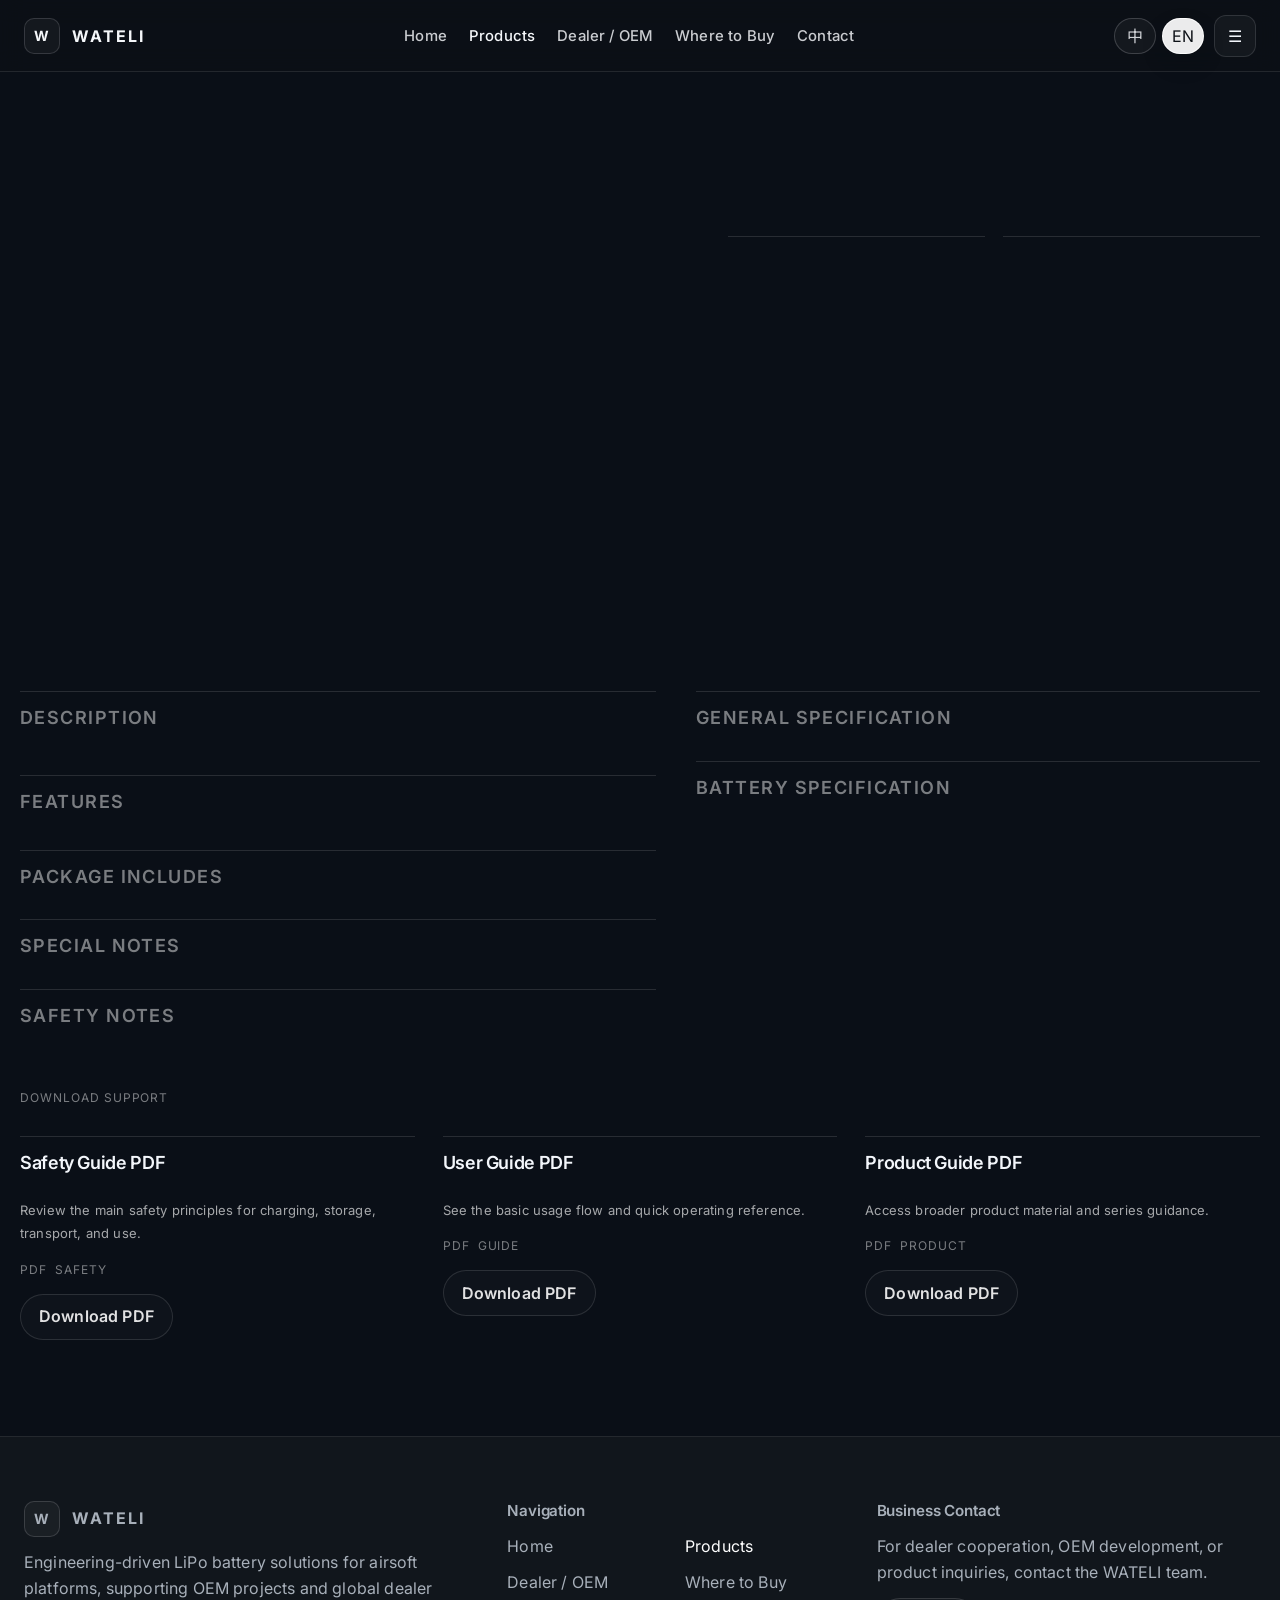
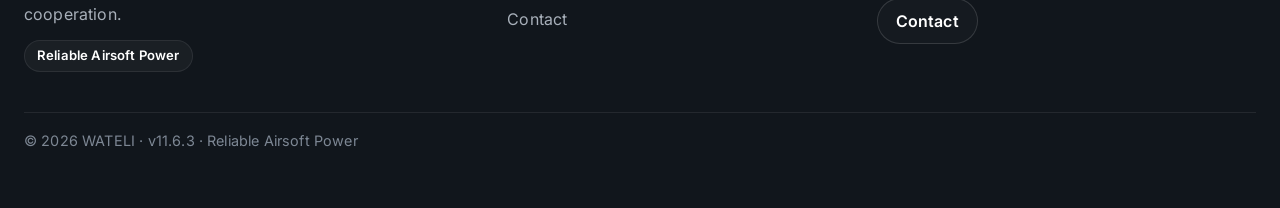
<file: product-v2.html>
<!DOCTYPE html>
<html lang="zh-Hant">
<head>
  <meta charset="UTF-8" />
  <meta name="viewport" content="width=device-width, initial-scale=1.0" />
  <title>WATELI | SKU v2</title>
  <meta name="description" content="WATELI SKU v2 product page." />
  <link rel="preconnect" href="https://fonts.googleapis.com">
  <link rel="preconnect" href="https://fonts.gstatic.com" crossorigin>
  <link rel="preload" as="style" href="https://fonts.googleapis.com/css2?family=Inter:wght@400;500;600;700;800&family=Noto+Sans+TC:wght@400;500;700;800&display=swap">
  <link rel="stylesheet" href="https://fonts.googleapis.com/css2?family=Inter:wght@400;500;600;700;800&family=Noto+Sans+TC:wght@400;500;700;800&display=swap" media="print" onload="this.media='all'">
  <noscript><link rel="stylesheet" href="https://fonts.googleapis.com/css2?family=Inter:wght@400;500;600;700;800&family=Noto+Sans+TC:wght@400;500;700;800&display=swap"></noscript>
  <link rel="stylesheet" href="assets/css/core/tokens.css" />
  <link rel="stylesheet" href="assets/css/core/base.css" />
  <link rel="stylesheet" href="assets/css/core/layout.css" />
  <link rel="stylesheet" href="assets/css/components/buttons.css" />
  <link rel="stylesheet" href="assets/css/components/sections.css" />
  <style>
    :root {
      --wateli-sku-v2-line: rgba(255,255,255,.16);
      --wateli-sku-v2-text-soft: rgba(255,255,255,.72);
      --wateli-sku-v2-text-faint: rgba(255,255,255,.52);
    }

    body.page-template--sku-v2 {
      color: #f3f6fb;
      background: #0a0f17;
    }

    .wateli-sku-v2 {
      padding: 40px 0 96px;
    }

    .wateli-sku-v2 .container {
      width: min(1280px, calc(100vw - 40px));
    }

    .wateli-sku-v2__section + .wateli-sku-v2__section {
      margin-top: 48px;
    }

    .wateli-sku-v2__core {
  display: grid;
  grid-template-columns: minmax(0, 1.12fr) minmax(320px, .88fr);
  gap: 32px;
  align-items: start;
}

    .wateli-sku-v2__media,
    .wateli-sku-v2__info,
    .wateli-sku-v2__content,
    .wateli-sku-v2__support {
      display: flex;
      flex-direction: column;
      gap: 24px;
    }

    .wateli-sku-v2__info {
      gap: 18px;
    }

    .wateli-sku-v2__hero-copy + .wateli-sku-v2__selector {
  margin-bottom: 24px;
}

    .wateli-sku-v2__selector + .wateli-sku-v2__specs {
      margin-top: 18px;
    }

    .wateli-sku-v2__hero-frame {
      display: block;
      width: 100%;
      aspect-ratio: 4 / 3;
      min-height: 0;
    }

    .wateli-sku-v2__hero-image {
      display: block;
      width: 100%;
      height: auto;
      user-select: none;
      -webkit-user-drag: none;
    }

    .wateli-sku-v2__thumbs {
      display: grid;
      grid-template-columns: repeat(3, minmax(0, 1fr));
      gap: 12px;
    }

    .wateli-sku-v2__thumb {
      appearance: none;
      border: 1px solid var(--wateli-sku-v2-line);
      background: transparent;
      min-height: 108px;
      padding: 12px;
      cursor: pointer;
      text-align: left;
    }

    .wateli-sku-v2__thumb.is-active {
      border-color: rgba(123,170,255,.72);
    }

    .wateli-sku-v2__thumb img {
      width: 100%;
      height: 64px;
      object-fit: contain;
      display: block;
      margin-bottom: 8px;
    }

    .wateli-sku-v2__thumb-label,
    .wateli-sku-v2__selector-label,
    .wateli-sku-v2__spec-label,
    .wateli-sku-v2__content-block h2,
    .wateli-sku-v2__support-title,
    .wateli-sku-v2__download-meta span {
      display: block;
      font-size: 12px;
      letter-spacing: .08em;
      text-transform: uppercase;
      color: rgba(255,255,255,.46);
    }

    .wateli-sku-v2__hero-copy {
      display: grid;
      gap: 10px;
    }

    .wateli-sku-v2__hero-title {
      margin: 0;
      font-size: clamp(28px, 3.2vw, 44px);
      line-height: 1.06;
      font-weight: 600;
      letter-spacing: .035em;
      color: #fff;
      transition: opacity .18s ease, transform .18s ease;
    }

    .wateli-sku-v2__hero-lead {
  font-size: 15px;
  line-height: 1.7;
  margin-bottom: 24px;
}

    .wateli-sku-v2__selector {
  display: grid;
  gap: 12px;
  margin-bottom: 24px;
}

    .wateli-sku-v2__selector-label {
      display: block;
      font-size: 12px;
      letter-spacing: .08em;
      text-transform: uppercase;
      color: rgba(255,255,255,.54);
    }

    .wateli-sku-v2__capacity-options {
      display: flex;
      flex-wrap: wrap;
      gap: 12px;
    }

    .wateli-sku-v2__capacity-chip {
      appearance: none;
      border: 1px solid rgba(255,255,255,.18);
      background: rgba(255,255,255,.02);
      color: rgba(255,255,255,.82);
      min-height: 42px;
      padding: 0 14px;
      font-size: 14px;
      font-weight: 600;
      cursor: pointer;
      border-radius: 999px;
      transition: background-color .18s ease, border-color .18s ease, color .18s ease, transform .18s ease, box-shadow .18s ease;
    }

    .wateli-sku-v2__capacity-chip:hover {
      border-color: rgba(255,255,255,.34);
      background: rgba(255,255,255,.08);
      color: #fff;
      transform: translateY(-1px);
    }

    .wateli-sku-v2__capacity-chip:focus-visible {
      outline: none;
      border-color: rgba(123,170,255,.9);
      box-shadow: 0 0 0 3px rgba(123,170,255,.18);
    }

    .wateli-sku-v2__capacity-chip.is-active {
      border-color: rgba(123,170,255,.88);
      background: rgba(123,170,255,.18);
      color: #fff;
      box-shadow: inset 0 0 0 1px rgba(123,170,255,.2);
    }

    .wateli-sku-v2__specs {
      display: grid;
      grid-template-columns: repeat(2, minmax(0, 1fr));
      gap: 18px;
      align-items: start;
    }

    .wateli-sku-v2__spec {
      display: flex;
      flex-direction: column;
      gap: 8px;
      padding-top: 14px;
      border-top: 1px solid rgba(255,255,255,.12);
      min-width: 0;
      transition: opacity .18s ease, transform .18s ease;
    }

    .wateli-sku-v2__spec:first-child .wateli-sku-v2__spec-label {
      color: rgba(255,255,255,.62);
    }

    .wateli-sku-v2__spec:first-child .wateli-sku-v2__spec-value {
      font-size: clamp(24px, 2.6vw, 32px);
      line-height: 1.12;
      font-weight: 800;
      letter-spacing: .01em;
    }

    .wateli-sku-v2__spec-value {
      font-size: 20px;
      line-height: 1.3;
      font-weight: 750;
      letter-spacing: .02em;
      white-space: nowrap;
      word-break: normal;
      overflow-wrap: normal;
      transition: opacity .18s ease, transform .18s ease;
    }

    .wateli-sku-v2__value-updated {
      animation: wateliSkuV2Pulse .28s ease;
    }

    @keyframes wateliSkuV2Pulse {
      0% { opacity: .56; transform: translateY(2px); }
      100% { opacity: 1; transform: translateY(0); }
    }

    .wateli-sku-v2__spec-item {
      min-width: fit-content;
    }

    .wateli-sku-v2__content {
      gap: 20px;
    }

    .wateli-sku-v2__content-grid {
      display: grid;
      grid-template-columns: minmax(0, 1.06fr) minmax(320px, .94fr);
      gap: 40px;
      align-items: start;
    }

    .wateli-v2__content-column {
      display: flex;
      flex-direction: column;
      gap: 18px;
    }

    .wateli-v2__content-column:first-child .wateli-sku-v2__content-block:nth-child(1) {
      margin-bottom: 14px;
    }

    .wateli-v2__content-column:first-child .wateli-sku-v2__content-block:nth-child(2) {
      margin-bottom: 6px;
    }

    .wateli-sku-v2__content-block {
      padding-top: 14px;
      border-top: 1px solid rgba(255,255,255,.12);
    }

    .wateli-v2__content-column:first-child .wateli-sku-v2__content-block h2,
    .wateli-v2__content-column:last-child .wateli-sku-v2__content-block h2 {
      margin-bottom: 12px;
    }

    .wateli-sku-v2__content-block p,
    .wateli-sku-v2__download-desc {
      margin: 0;
      color: rgba(255,255,255,.64);
      line-height: 1.8;
      font-size: 13px;
    }

    .wateli-sku-v2__content-list,
    .wateli-sku-v2__spec-list {
      margin: 0;
      padding: 0;
      list-style: none;
    }

    .wateli-sku-v2__content-list {
      display: grid;
      gap: 8px;
      color: var(--wateli-sku-v2-text-soft);
      font-size: 14px;
      line-height: 1.7;
    }

    .wateli-sku-v2__spec-list {
      display: grid;
      gap: 14px;
    }

    .wateli-sku-v2__spec-row {
  display: flex;
  justify-content: space-between;
  align-items: baseline;
}

    .wateli-sku-v2__spec-term,
    .wateli-sku-v2__spec-value-text {
      font-size: 14px;
      line-height: 1.72;
    }

    .wateli-sku-v2__spec-term {
      color: var(--wateli-sku-v2-text-faint);
      flex: 0 0 148px;
      min-width: fit-content;
    }

    .wateli-sku-v2__spec-value-text {
      color: rgba(255,255,255,.94);
      flex: 0 0 auto;
      min-width: fit-content;
      text-align: right;
      white-space: nowrap;
      word-break: normal;
      overflow-wrap: normal;
    }

    .wateli-sku-v2__support-list {
      display: grid;
      grid-template-columns: repeat(3, minmax(0, 1fr));
      gap: 28px;
      align-items: start;
    }

    .wateli-sku-v2__download {
      display: flex;
      flex-direction: column;
      gap: 14px;
      padding-top: 14px;
      border-top: 1px solid rgba(255,255,255,.12);
    }

    .wateli-sku-v2__content-block h2,
    .wateli-sku-v2__download h2 {
      margin: 0 0 10px;
      font-size: 18px;
      line-height: 1.35;
    }

    .wateli-sku-v2__download-meta {
      display: flex;
      gap: 8px;
      flex-wrap: wrap;
    }

    .wateli-sku-v2__support-title {
      margin-bottom: 4px;
    }

    .wateli-sku-v2__download a {
      align-self: flex-start;
      opacity: .88;
      transition: opacity .18s ease, border-color .18s ease, color .18s ease;
    }

    .wateli-sku-v2__download a:hover {
      opacity: 1;
    }

    @media (max-width: 1080px) {
      .wateli-sku-v2__core,
      .wateli-sku-v2__specs,
      .wateli-sku-v2__content-grid,
      .wateli-sku-v2__support-list {
        grid-template-columns: 1fr;
      }

      .wateli-sku-v2__hero-title {
        font-size: 30px;
      }

      .wateli-sku-v2__hero-frame {
        min-height: 0;
      }

      .wateli-sku-v2__spec-term {
        flex-basis: 136px;
      }
    }

    @media (max-width: 720px) {
      .wateli-sku-v2 {
        padding: 24px 0 72px;
      }

      .wateli-sku-v2 .container {
        width: min(100vw - 24px, 1280px);
      }

      .wateli-sku-v2__hero-frame {
        min-height: 0;
      }

      .wateli-sku-v2__thumbs {
        grid-template-columns: 1fr;
      }

      .wateli-sku-v2__spec-row {
  display: flex;
  justify-content: space-between;
  align-items: baseline;
}

      .wateli-sku-v2__spec-term,
      .wateli-sku-v2__spec-value-text {
        font-size: 13px;
      }

      .wateli-sku-v2__spec-term {
        flex-basis: 116px;
      }

      .wateli-sku-v2__support-list {
        gap: 24px;
      }
    }
  
    /* ===== WATELI R20 / SKU V2 MOBILE IMAGE VIEW & SWITCH ONLY =====
       Scope: product-v2 / product-v2-74 mobile image viewing only.
       No SKU data, voltage/capacity logic, product paths, PDI, or desktop refactor.
    */
    .wateli-sku-v2-mobile-viewer[hidden] {
      display: none !important;
    }

    .wateli-sku-v2-mobile-viewer {
      position: fixed;
      inset: 0;
      z-index: 9999;
      display: grid;
      grid-template-rows: auto minmax(0, 1fr) auto;
      gap: 12px;
      padding: max(18px, env(safe-area-inset-top)) 14px max(18px, env(safe-area-inset-bottom));
      background: rgba(3, 8, 16, .94);
      backdrop-filter: blur(18px);
      -webkit-backdrop-filter: blur(18px);
      opacity: 0;
      pointer-events: none;
      transition: opacity .18s ease;
    }

    .wateli-sku-v2-mobile-viewer.is-open {
      opacity: 1;
      pointer-events: auto;
    }

    .wateli-sku-v2-mobile-viewer__top {
      display: flex;
      align-items: center;
      justify-content: flex-end;
      gap: 10px;
      min-height: 42px;
    }

    .wateli-sku-v2-mobile-viewer__close,
    .wateli-sku-v2-mobile-viewer__nav {
      appearance: none;
      border: 1px solid rgba(255,255,255,.14);
      background: rgba(255,255,255,.06);
      color: rgba(255,255,255,.94);
      cursor: pointer;
      box-shadow: inset 0 1px 0 rgba(255,255,255,.055);
    }

    .wateli-sku-v2-mobile-viewer__close {
      width: 42px;
      height: 42px;
      border-radius: 999px;
      font-size: 22px;
      line-height: 1;
    }

    .wateli-sku-v2-mobile-viewer__stage {
      min-height: 0;
      display: grid;
      place-items: center;
    }

    .wateli-sku-v2-mobile-viewer__image {
      display: block;
      width: auto;
      height: auto;
      max-width: calc(100vw - 28px);
      max-height: min(72vh, 680px);
      object-fit: contain;
      background: transparent;
      user-select: none;
      -webkit-user-drag: none;
    }

    .wateli-sku-v2-mobile-viewer__bottom {
      display: grid;
      gap: 12px;
    }

    .wateli-sku-v2-mobile-viewer__caption {
      min-height: 18px;
      margin: 0;
      color: rgba(230,235,241,.72);
      font-size: 12px;
      line-height: 1.4;
      text-align: center;
    }

    .wateli-sku-v2-mobile-viewer__navs {
      display: grid;
      grid-template-columns: 1fr 1fr;
      gap: 10px;
    }

    .wateli-sku-v2-mobile-viewer__nav {
      min-height: 44px;
      border-radius: 999px;
      font-size: 13px;
      font-weight: 760;
      letter-spacing: .02em;
    }

    .wateli-sku-v2-mobile-viewer__nav:disabled {
      opacity: .35;
      pointer-events: none;
    }

    body.wateli-sku-v2-viewer-open {
      overflow: hidden;
    }

    @media (min-width: 761px) {
      .wateli-sku-v2-mobile-viewer {
        display: none !important;
      }
    }

    @media (max-width: 760px) {
      .wateli-sku-v2 {
        padding: calc(var(--header-h, 72px) + 14px) 0 58px;
      }

      .wateli-sku-v2 .container {
        width: min(100vw - 24px, 1280px);
      }

      .wateli-sku-v2__core {
        gap: 18px;
      }

      .wateli-sku-v2__media {
        gap: 12px;
      }

      .wateli-sku-v2__hero-frame {
        position: relative;
        border: 1px solid rgba(136,164,208,.18);
        background: rgba(255,255,255,.018);
        cursor: zoom-in;
      }

      .wateli-sku-v2__hero-frame::after {
        content: "VIEW";
        position: absolute;
        right: 10px;
        bottom: 10px;
        min-height: 28px;
        display: inline-flex;
        align-items: center;
        padding: 0 10px;
        border: 1px solid rgba(255,255,255,.16);
        border-radius: 999px;
        background: rgba(4,10,20,.56);
        color: rgba(255,255,255,.78);
        font-size: 10px;
        font-weight: 800;
        letter-spacing: .1em;
        pointer-events: none;
      }

      .wateli-sku-v2__hero-image {
        cursor: zoom-in;
      }

      .wateli-sku-v2__thumbs {
        display: flex;
        grid-template-columns: none;
        gap: 8px;
        overflow-x: auto;
        overflow-y: hidden;
        padding: 0 1px 4px;
        scroll-snap-type: x proximity;
        overscroll-behavior-x: contain;
        -webkit-overflow-scrolling: touch;
      }

      .wateli-sku-v2__thumbs::-webkit-scrollbar {
        display: none;
      }

      .wateli-sku-v2__thumb {
        flex: 0 0 132px;
        min-height: 94px;
        padding: 8px;
        border-radius: 12px;
        scroll-snap-align: start;
        background: rgba(255,255,255,.018);
      }

      .wateli-sku-v2__thumb.is-active {
        border-color: rgba(123,170,255,.84);
        background: rgba(123,170,255,.08);
      }

      .wateli-sku-v2__thumb img {
        height: 54px;
        margin-bottom: 6px;
      }

      .wateli-sku-v2__thumb-label {
        font-size: 11px;
        line-height: 1.25;
      }

      .wateli-sku-v2__hero-title {
        font-size: clamp(28px, 9.5vw, 38px);
      }

      .wateli-sku-v2__hero-lead {
        margin-bottom: 14px;
      }
    }

    @media (max-width: 390px) {
      .wateli-sku-v2-mobile-viewer__image {
        max-height: 68vh;
      }

      .wateli-sku-v2__thumb {
        flex-basis: 118px;
      }
    }

  
    /* ===== WATELI R20B / SKU MOBILE CENTER + PAGE BACK FIX =====
       Scope: product-v2 / product-v2-74 mobile-only visual/return behavior.
       Fixes:
       1. mobile viewer image centering
       2. mobile SKU page close/back affordance
       No SKU data, product path, capacity/voltage logic, or PDI restructuring.
    */
    .wateli-sku-v2__mobile-close {
      display: none;
    }

    @media (max-width: 760px) {
      .wateli-sku-v2-mobile-viewer {
        align-items: stretch;
        justify-items: stretch;
      }

      .wateli-sku-v2-mobile-viewer__stage {
        width: 100%;
        height: 100%;
        min-width: 0;
        min-height: 0;
        display: flex;
        align-items: center;
        justify-content: center;
      }

      .wateli-sku-v2-mobile-viewer__image {
        margin: auto;
        object-fit: contain;
      }

      .wateli-sku-v2__mobile-close {
        display: inline-flex;
        align-items: center;
        justify-content: center;
        align-self: flex-start;
        width: auto;
        max-width: 100%;
        min-height: 38px;
        margin: 0 0 14px;
        padding: 0 14px;
        border: 1px solid rgba(136,164,208,.18);
        border-radius: 999px;
        background: rgba(255,255,255,.035);
        color: rgba(232,240,255,.82);
        font-size: 13px;
        font-weight: 760;
        line-height: 1;
        letter-spacing: .02em;
        text-decoration: none;
        white-space: nowrap;
        cursor: pointer;
        box-shadow: inset 0 1px 0 rgba(255,255,255,.045);
      }

      .wateli-sku-v2__mobile-close::before {
        content: '‹';
        display: inline-block;
        margin-right: 7px;
        font-size: 19px;
        line-height: 1;
        transform: translateY(-1px);
      }

      .wateli-sku-v2__mobile-close:hover,
      .wateli-sku-v2__mobile-close:focus-visible {
        color: #fff;
        border-color: rgba(255,255,255,.22);
        outline: none;
      }
    }

  
    /* ===== WATELI R20C / SKU MOBILE HERO CENTER + MAGNIFIER HINT FIX =====
       Scope: product-v2 / product-v2-74 mobile image affordance only.
       Fixes:
       1. visual centering of mobile hero image
       2. replace heavy VIEW label with restrained magnifier hint
       No SKU data, product paths, capacity/voltage logic, PDI, or desktop refactor.
    */
    @media (max-width: 760px) {
      .wateli-sku-v2__hero-frame {
        display: flex !important;
        align-items: center !important;
        justify-content: center !important;
        width: 100% !important;
        max-width: 100% !important;
        overflow: hidden !important;
        box-sizing: border-box !important;
      }

      .wateli-sku-v2__hero-image {
        display: block !important;
        width: auto !important;
        max-width: 100% !important;
        height: auto !important;
        max-height: 100% !important;
        margin-inline: auto !important;
        object-fit: contain !important;
        object-position: center center !important;
      }

      .wateli-sku-v2__hero-frame::after {
        content: "⌕" !important;
        right: 10px !important;
        bottom: 10px !important;
        width: 34px !important;
        height: 34px !important;
        min-height: 0 !important;
        padding: 0 !important;
        display: inline-flex !important;
        align-items: center !important;
        justify-content: center !important;
        border: 1px solid rgba(255,255,255,.24) !important;
        border-radius: 999px !important;
        background:
          linear-gradient(180deg, rgba(255,255,255,.14), rgba(255,255,255,.065)),
          rgba(5,12,22,.72) !important;
        color: rgba(255,255,255,.92) !important;
        font-size: 20px !important;
        font-weight: 800 !important;
        letter-spacing: 0 !important;
        line-height: 1 !important;
        box-shadow:
          0 10px 24px rgba(0,0,0,.24),
          inset 0 1px 0 rgba(255,255,255,.16) !important;
        pointer-events: none !important;
      }

      .wateli-sku-v2-mobile-viewer__stage {
        display: flex !important;
        align-items: center !important;
        justify-content: center !important;
      }

      .wateli-sku-v2-mobile-viewer__image {
        margin: auto !important;
        object-position: center center !important;
      }
    }

  
    /* ===== WATELI R20D / SKU MOBILE HERO FRAME TRUE CENTER =====
       Scope: product-v2 / product-v2-74 mobile hero frame alignment only.
       Fix: hero frame was visually too close to the right edge on mobile.
       No SKU data, product paths, capacity/voltage logic, PDI, or desktop refactor.
    */
    @media (max-width: 760px) {
      .wateli-sku-v2 {
        overflow-x: hidden !important;
      }

      .wateli-sku-v2 .container {
        width: 100% !important;
        max-width: 100% !important;
        padding-inline: 14px !important;
        box-sizing: border-box !important;
        overflow-x: hidden !important;
      }

      .wateli-sku-v2__media {
        width: 100% !important;
        max-width: 100% !important;
        align-items: center !important;
        overflow: hidden !important;
        box-sizing: border-box !important;
      }

      .wateli-sku-v2__hero-frame {
        width: min(100%, calc(100vw - 42px)) !important;
        max-width: calc(100vw - 42px) !important;
        margin-left: auto !important;
        margin-right: auto !important;
        flex: 0 0 auto !important;
        box-sizing: border-box !important;
      }

      .wateli-sku-v2__hero-image {
        width: 100% !important;
        max-width: 100% !important;
        margin-left: auto !important;
        margin-right: auto !important;
        box-sizing: border-box !important;
      }

      .wateli-sku-v2__thumbs {
        width: min(100%, calc(100vw - 42px)) !important;
        max-width: calc(100vw - 42px) !important;
        margin-left: auto !important;
        margin-right: auto !important;
        box-sizing: border-box !important;
      }

      .wateli-sku-v2__info,
      .wateli-sku-v2__content,
      .wateli-sku-v2__support {
        width: min(100%, calc(100vw - 42px)) !important;
        max-width: calc(100vw - 42px) !important;
        margin-left: auto !important;
        margin-right: auto !important;
        box-sizing: border-box !important;
      }
    }


    /* ===== WATELI R22W / SKU MOBILE THUMBNAIL ROW RHYTHM FIX =====
       Scope: product-v2 / product-v2-74 mobile thumbnail row only.
       Fix: keep HERO / DETAIL 1 / DETAIL 2 visible as three equal columns on mobile.
       No image assets, SKU data, product paths, desktop layout, PDI, or viewer logic changes.
    */
    @media (max-width: 760px) {
      .wateli-sku-v2__thumbs {
        display: grid !important;
        grid-template-columns: repeat(3, minmax(0, 1fr)) !important;
        gap: 8px !important;
        overflow: visible !important;
        padding: 0 !important;
        scroll-snap-type: none !important;
        overscroll-behavior-x: auto !important;
        -webkit-overflow-scrolling: auto !important;
      }

      .wateli-sku-v2__thumb {
        width: 100% !important;
        min-width: 0 !important;
        flex: initial !important;
        min-height: 94px !important;
        padding: 8px !important;
        box-sizing: border-box !important;
        scroll-snap-align: none !important;
      }

      .wateli-sku-v2__thumb img {
        width: 100% !important;
        height: 54px !important;
        object-fit: contain !important;
        object-position: center center !important;
      }
    }

    @media (max-width: 390px) {
      .wateli-sku-v2__thumb {
        min-height: 86px !important;
        padding: 6px !important;
      }

      .wateli-sku-v2__thumb img {
        height: 46px !important;
        margin-bottom: 5px !important;
      }

      .wateli-sku-v2__thumb-label {
        font-size: 10px !important;
        line-height: 1.15 !important;
        letter-spacing: .045em !important;
      }
    }

  </style>
</head>
<body class="page-template page-template--sku-v2" data-page="products">
  <div id="site-header"></div>

  <main class="wateli-sku-v2" aria-label="WATELI SKU v2">
    <div class="container">
      <section class="wateli-sku-v2__section wateli-sku-v2__core">
        <article class="wateli-sku-v2__media" aria-label="Product Media">
          <div class="wateli-sku-v2__hero-frame">
            <img id="wateli-sku-v2-hero-image" class="wateli-sku-v2__hero-image" src="" alt="" />
          </div>
          <div id="wateli-sku-v2-thumbs" class="wateli-sku-v2__thumbs" aria-label="Product Image Options"></div>
        </article>

        <article class="wateli-sku-v2__info">
          <div class="wateli-sku-v2__hero-copy">
            <h1 class="wateli-sku-v2__hero-title" id="wateli-sku-v2-hero-title"></h1>
            <p class="wateli-sku-v2__hero-lead" id="wateli-sku-v2-hero-lead"></p>
          </div>

          <div class="wateli-sku-v2__selector">
            <span class="wateli-sku-v2__selector-label" id="wateli-sku-v2-capacity-label"></span>
            <div id="wateli-sku-v2-capacity-options" class="wateli-sku-v2__capacity-options" aria-label="Capacity Selector"></div>
          </div>

          <div class="wateli-sku-v2__specs">
            <div class="wateli-sku-v2__spec">
              <span class="wateli-sku-v2__spec-label" id="wateli-sku-v2-spec-label-voltage"></span>
              <div class="wateli-sku-v2__spec-value" id="wateli-sku-v2-spec-voltage"></div>
            </div>
            <div class="wateli-sku-v2__spec">
              <span class="wateli-sku-v2__spec-label" id="wateli-sku-v2-spec-label-capacity"></span>
              <div class="wateli-sku-v2__spec-value" id="wateli-sku-v2-spec-capacity"></div>
            </div>
          </div>
        </article>
      </section>

      <section class="wateli-sku-v2__section wateli-sku-v2__content">
        <div class="wateli-sku-v2__content-grid">
          <div class="wateli-v2__content-column" aria-label="Content Column">
            <section class="wateli-sku-v2__content-block">
              <h2 id="wateli-sku-v2-description-title"></h2>
              <p id="wateli-sku-v2-description-body"></p>
            </section>
            <section class="wateli-sku-v2__content-block">
              <h2 id="wateli-sku-v2-features-title"></h2>
              <ul id="wateli-sku-v2-features-list" class="wateli-sku-v2__content-list"></ul>
            </section>
            <section class="wateli-sku-v2__content-block">
              <h2 id="wateli-sku-v2-package-title"></h2>
              <ul id="wateli-sku-v2-package-list" class="wateli-sku-v2__content-list"></ul>
            </section>
            <section class="wateli-sku-v2__content-block">
              <h2 id="wateli-sku-v2-special-notes-title"></h2>
              <ul id="wateli-sku-v2-special-notes-list" class="wateli-sku-v2__content-list"></ul>
            </section>
            <section class="wateli-sku-v2__content-block">
              <h2 id="wateli-sku-v2-safety-notes-title"></h2>
              <ul id="wateli-sku-v2-safety-notes-list" class="wateli-sku-v2__content-list"></ul>
            </section>
          </div>
          <div class="wateli-v2__content-column" aria-label="Specification Column">
            <section class="wateli-sku-v2__content-block">
              <h2 id="wateli-sku-v2-general-spec-title"></h2>
              <dl id="wateli-sku-v2-general-spec-list" class="wateli-sku-v2__spec-list"></dl>
            </section>
            <section class="wateli-sku-v2__content-block">
              <h2 id="wateli-sku-v2-battery-spec-title"></h2>
              <dl id="wateli-sku-v2-battery-spec-list" class="wateli-sku-v2__spec-list"></dl>
            </section>
          </div>
        </div>
      </section>

      <section class="wateli-sku-v2__section wateli-sku-v2__support">
        <div class="wateli-sku-v2__support-title" id="wateli-sku-v2-support-title"></div>
        <div class="wateli-sku-v2__support-list" id="wateli-sku-v2-support-list"></div>
      </section>
    </div>
  </main>

  <div id="site-footer"></div>

  <script defer src="assets/data/i18n/translations.js"></script>
  <script defer src="assets/js/core/utils.js"></script>
  <script defer src="assets/js/core/site-layout.js"></script>
  <script defer src="assets/js/core/mobile-menu.js"></script>
  <script defer src="assets/js/core/i18n.js"></script>
  <script>
    window.WATELI_SKU_V2_PAGE = {
            CURRENT_VOLTAGE: 11.1,
      copy: {
        zh: {
          metaTitle: 'WATELI | SKU v2 | 11.1V',
          metaDescription: 'WATELI SKU v2 11.1V 頁。一頁一電壓，頁內只切同電壓容量。',
          capacityLabel: '容量',
          descriptionTitle: '產品說明',
          featuresTitle: '產品特點',
          featuresList: [
            '模組化結構有利於整線與安裝配置。',
            '產品圖可在頁內直接檢視。',
            '同頁只處理同電壓下的容量選擇。',
            '主要規格由資料欄位直接帶入。'
          ],
          packageTitle: '包裝內容',
          packageList: [
            '電池組 ×1',
            '基本使用說明'
          ],
          specialNotesTitle: '注意事項',
          specialNotesList: [
            '請先確認設備工作電壓、接頭形式與安裝空間。',
            '本頁不混用不同電壓資料。',
            '若需要其他電壓，應建立對應頁面。'
          ],
          safetyNotesTitle: '安全須知',
        generalSpecificationTitle: '一般規格',
        batterySpecificationTitle: '電池規格',
          safetyNotesList: [
            '請使用相容充電設備。',
            '請避免過充、過放、短路與高溫環境。',
            '若發現異常膨脹或破損，請立即停止使用。'
          ],
          generalSpecTitle: '一般規格',
          batterySpecTitle: '電池規格',
          supportTitle: '下載支援',
          downloads: [
            {
              title: 'Safety Guide PDF',
              desc: '查看基本充電、存放、運輸與使用安全原則。',
              tags: ['PDF', 'Safety'],
              cta: '下載 PDF',
              href: 'assets/pdf/battery-guide.pdf'
            },
            {
              title: 'User Guide PDF',
              desc: '提供使用流程與常見操作參考。',
              tags: ['PDF', 'Guide'],
              cta: '下載 PDF',
              href: 'assets/pdf/battery-guide-sample.pdf'
            },
            {
              title: 'Product Guide PDF',
              desc: '集中查看產品資料與系列導覽。',
              tags: ['PDF', 'Product'],
              cta: '下載 PDF',
              href: 'assets/pdf/product-catalog.pdf'
            }
          ],
          imageLabels: { hero: '主圖', sku_1: '細節圖 1', sku_2: '細節圖 2' },
          batteryChemistry: '鋰離子',
          specLabelOverrides: { voltage: '電壓', capacity: '容量' },
          imageAlt: (item, label) => `WATELI ${item.sku_id} ${label} 圖片`
        },
        en: {
          metaTitle: 'WATELI | SKU v2 | 11.1V',
          metaDescription: 'WATELI SKU v2 11.1V page. One page per voltage, with in-page switching only for capacities under the same voltage.',
          capacityLabel: 'Capacity',
          descriptionTitle: 'Description',
          featuresTitle: 'Features',
          featuresList: [
            'Modular structure supports organized routing and installation layouts.',
            'Product images can be reviewed directly inside the page.',
            'The page only handles capacity switching within the same voltage.',
            'Core specifications are rendered directly from data fields.'
          ],
          packageTitle: 'Package Includes',
          packageList: [
            'Battery pack ×1',
            'Basic usage guide'
          ],
          specialNotesTitle: 'Special Notes',
          specialNotesList: [
            'Confirm device voltage, connector type, and installation space before use.',
            'This page does not mix data from different voltages.',
            'Create a separate page when another voltage is required.'
          ],
          safetyNotesTitle: 'Safety Notes',
          safetyNotesList: [
            'Use a compatible charger.',
            'Avoid overcharge, over-discharge, short circuit, and high-heat conditions.',
            'Stop use immediately if swelling or damage is found.'
          ],
          generalSpecTitle: 'General Specification',
          batterySpecTitle: 'Battery Specification',
          supportTitle: 'Download Support',
          downloads: [
            {
              title: 'Safety Guide PDF',
              desc: 'Review the main safety principles for charging, storage, transport, and use.',
              tags: ['PDF', 'Safety'],
              cta: 'Download PDF',
              href: 'assets/pdf/battery-guide.pdf'
            },
            {
              title: 'User Guide PDF',
              desc: 'See the basic usage flow and quick operating reference.',
              tags: ['PDF', 'Guide'],
              cta: 'Download PDF',
              href: 'assets/pdf/battery-guide-sample.pdf'
            },
            {
              title: 'Product Guide PDF',
              desc: 'Access broader product material and series guidance.',
              tags: ['PDF', 'Product'],
              cta: 'Download PDF',
              href: 'assets/pdf/product-catalog.pdf'
            }
          ],
          imageLabels: { hero: 'Hero', sku_1: 'Detail 1', sku_2: 'Detail 2' },
          batteryChemistry: 'Li-ion',
          specLabelOverrides: { voltage: 'Voltage', capacity: 'Capacity' },
          imageAlt: (item, label) => `WATELI ${item.sku_id} ${label} image`
        }
      }
    };

    (function () {
      const page = window.WATELI_SKU_V2_PAGE;
      if (!page) return;

      const heroImg = document.getElementById('wateli-sku-v2-hero-image');
      const thumbsRoot = document.getElementById('wateli-sku-v2-thumbs');
      const capacityRoot = document.getElementById('wateli-sku-v2-capacity-options');
      const supportRoot = document.getElementById('wateli-sku-v2-support-list');
      const selectorWrap = document.querySelector('.wateli-sku-v2__selector');

      const state = {
        product: null,
        variants: [],
        specMap: [],
        rules: {},
        activeSkuId: '',
        activeImageKey: 'hero',
        ready: false
      };


      /* ===== WATELI R20 / SKU V2 MOBILE IMAGE VIEW & SWITCH ONLY ===== */
      const mobileImageViewer = {
        root: null,
        img: null,
        caption: null,
        prev: null,
        next: null,
        close: null,
        active: false
      };

      function isMobileImageMode() {
        return window.matchMedia ? window.matchMedia('(max-width: 760px)').matches : window.innerWidth <= 760;
      }

      function getCurrentVariant() {
        return (state.variants || []).find((variant) => variant.sku_id === state.activeSkuId) || state.variants?.[0] || null;
      }

      function ensureMobileImageViewer() {
        if (mobileImageViewer.root) return mobileImageViewer.root;

        const root = document.createElement('div');
        root.className = 'wateli-sku-v2-mobile-viewer';
        root.hidden = true;
        root.setAttribute('role', 'dialog');
        root.setAttribute('aria-modal', 'true');
        root.setAttribute('aria-label', 'Product image viewer');
        root.innerHTML = `
          <div class="wateli-sku-v2-mobile-viewer__top">
            <button type="button" class="wateli-sku-v2-mobile-viewer__close" aria-label="Close image viewer">×</button>
          </div>
          <div class="wateli-sku-v2-mobile-viewer__stage">
            <img class="wateli-sku-v2-mobile-viewer__image" alt="">
          </div>
          <div class="wateli-sku-v2-mobile-viewer__bottom">
            <p class="wateli-sku-v2-mobile-viewer__caption"></p>
            <div class="wateli-sku-v2-mobile-viewer__navs">
              <button type="button" class="wateli-sku-v2-mobile-viewer__nav wateli-sku-v2-mobile-viewer__prev" aria-label="Previous image">Prev</button>
              <button type="button" class="wateli-sku-v2-mobile-viewer__nav wateli-sku-v2-mobile-viewer__next" aria-label="Next image">Next</button>
            </div>
          </div>
        `;

        document.body.appendChild(root);
        mobileImageViewer.root = root;
        mobileImageViewer.img = root.querySelector('.wateli-sku-v2-mobile-viewer__image');
        mobileImageViewer.caption = root.querySelector('.wateli-sku-v2-mobile-viewer__caption');
        mobileImageViewer.close = root.querySelector('.wateli-sku-v2-mobile-viewer__close');
        mobileImageViewer.prev = root.querySelector('.wateli-sku-v2-mobile-viewer__prev');
        mobileImageViewer.next = root.querySelector('.wateli-sku-v2-mobile-viewer__next');

        mobileImageViewer.close?.addEventListener('click', closeMobileImageViewer);
        mobileImageViewer.prev?.addEventListener('click', () => moveMobileImage(-1));
        mobileImageViewer.next?.addEventListener('click', () => moveMobileImage(1));
        root.addEventListener('click', (event) => {
          if (event.target === root) closeMobileImageViewer();
        });
        document.addEventListener('keydown', (event) => {
          if (!mobileImageViewer.active) return;
          if (event.key === 'Escape') closeMobileImageViewer();
          if (event.key === 'ArrowLeft') moveMobileImage(-1);
          if (event.key === 'ArrowRight') moveMobileImage(1);
        });

        return root;
      }

      function syncMobileImageViewer() {
        if (!mobileImageViewer.active || !mobileImageViewer.img) return;

        const src = heroImg?.currentSrc || heroImg?.src || '';
        if (src) {
          mobileImageViewer.img.src = src;
          mobileImageViewer.img.alt = heroImg?.alt || '';
        }

        const current = getCurrentVariant();
        const images = current ? getVariantImages(current) : [];
        const canSwitch = images.length > 1;

        if (mobileImageViewer.caption) {
          const label = heroImg?.alt || '';
          mobileImageViewer.caption.textContent = label;
        }

        if (mobileImageViewer.prev) mobileImageViewer.prev.disabled = !canSwitch;
        if (mobileImageViewer.next) mobileImageViewer.next.disabled = !canSwitch;
      }

      function openMobileImageViewer() {
        if (!isMobileImageMode() || !heroImg || !(heroImg.currentSrc || heroImg.src)) return;

        ensureMobileImageViewer();
        mobileImageViewer.active = true;
        mobileImageViewer.root.hidden = false;
        document.body.classList.add('wateli-sku-v2-viewer-open');
        syncMobileImageViewer();
        requestAnimationFrame(() => {
          mobileImageViewer.root.classList.add('is-open');
          mobileImageViewer.close?.focus?.();
        });
      }

      function closeMobileImageViewer() {
        if (!mobileImageViewer.root) return;
        mobileImageViewer.active = false;
        mobileImageViewer.root.classList.remove('is-open');
        document.body.classList.remove('wateli-sku-v2-viewer-open');
        window.setTimeout(() => {
          if (!mobileImageViewer.active && mobileImageViewer.root) {
            mobileImageViewer.root.hidden = true;
          }
        }, 180);
        heroImg?.focus?.();
      }

      function moveMobileImage(direction) {
        const current = getCurrentVariant();
        if (!current) return;
        const images = getVariantImages(current);
        if (images.length < 2) return;

        const currentIndex = Math.max(0, images.findIndex((image) => image.key === state.activeImageKey));
        const nextIndex = (currentIndex + direction + images.length) % images.length;
        state.activeImageKey = images[nextIndex].key;
        renderHeroImage(current);
        renderThumbs(getCopy(), current);
      }

      function prepareMobileHeroAccess() {
        if (!heroImg) return;
        heroImg.setAttribute('role', 'button');
        heroImg.setAttribute('tabindex', '0');
        heroImg.setAttribute('aria-label', 'Open product image viewer');
        heroImg.addEventListener('click', openMobileImageViewer);
        heroImg.addEventListener('keydown', (event) => {
          if (event.key !== 'Enter' && event.key !== ' ') return;
          event.preventDefault();
          openMobileImageViewer();
        });
        heroImg.addEventListener('load', syncMobileImageViewer);
        window.addEventListener('resize', () => {
          if (mobileImageViewer.active && !isMobileImageMode()) closeMobileImageViewer();
        });
      }

      prepareMobileHeroAccess();


      /* ===== WATELI R20B / SKU MOBILE CENTER + PAGE BACK FIX ===== */
      function getSkuReturnTarget() {
        const params = new URLSearchParams(window.location.search);
        const from = params.get('from') || params.get('source') || '';
        const allowed = [
          'products-block.html',
          'products-slim.html',
          'products-split.html',
          'products-stick.html',
          'products-twin.html',
          'products.html'
        ];

        if (allowed.includes(from)) return from;

        try {
          const ref = document.referrer ? new URL(document.referrer, window.location.href) : null;
          const file = ref ? ref.pathname.split('/').pop() : '';
          if (allowed.includes(file)) return file;
        } catch (error) {}

        return 'products.html';
      }

      function getSkuMobileBackLabel() {
        return getLang() === 'zh' ? '返回產品選擇' : 'Back to Products';
      }

      function updateSkuMobileBackControlLabel() {
        const button = document.querySelector('.wateli-sku-v2__mobile-close');
        if (!button) return;
        button.textContent = getSkuMobileBackLabel();
      }

      function prepareSkuMobileBackControl() {
        const root = document.querySelector('.wateli-sku-v2 .container');
        if (!root || document.querySelector('.wateli-sku-v2__mobile-close')) return;

        const button = document.createElement('button');
        button.type = 'button';
        button.className = 'wateli-sku-v2__mobile-close';
        button.setAttribute('data-wateli-sku-mobile-back', '1');
        button.addEventListener('click', () => {
          const target = getSkuReturnTarget();
          window.location.href = target;
        });

        root.insertBefore(button, root.firstElementChild);
        updateSkuMobileBackControlLabel();
      }

      prepareSkuMobileBackControl();



      function getLang() {
        return window.WATELI?.utils?.getStoredLang?.() || (document.documentElement.lang === 'zh-Hant' ? 'zh' : 'en');
      }

      function getCopy() {
        const lang = getLang();
        return page.copy[lang] || page.copy.en;
      }

      function setText(id, value) {
        const el = document.getElementById(id);
        if (el) el.textContent = value ?? '';
      }

      function renderList(id, items) {
        const el = document.getElementById(id);
        if (!el) return;
        el.innerHTML = '';
        (items || []).forEach((item) => {
          if (!item) return;
          const li = document.createElement('li');
          li.textContent = item;
          el.appendChild(li);
        });
      }

      function getSpecEntry(key) {
        return (state.specMap || []).find((item) => item.key === key) || null;
      }

      function getSpecUnit(key) {
        const entry = getSpecEntry(key);
        return entry ? (entry.unit ?? '') : '';
      }

      function getSpecLabel(key) {
        const entry = getSpecEntry(key);
        const copy = getCopy();
        const override = copy?.specLabelOverrides?.[key];
        if (override) return override;
        if (!entry) return '';
        return getLang() === 'zh' ? (entry.label_zh ?? '') : (entry.label_en ?? '');
      }

      function toTitleCase(value) {
        return String(value || '')
          .replace(/[_-]+/g, ' ')
          .replace(/\w/g, (char) => char.toUpperCase())
          .trim();
      }

      function getSeriesDisplayName(seriesKey, lang) {
        const normalized = String(seriesKey || '').trim().toLowerCase();
        const seriesLabels = {
          twin: { zh: '雙聯', en: 'Twin' },
          slim: { zh: '薄型', en: 'Slim' },
          block: { zh: '方塊', en: 'Block' },
          split: { zh: '分離', en: 'Split' },
          stick: { zh: '棒型', en: 'Stick' }
        };
        const matched = seriesLabels[normalized];
        if (matched) return matched[lang] || matched.en;
        return toTitleCase(normalized || seriesKey || '');
      }


      function formatSkuDisplay(raw) {
        if (!raw) return '';

        let s = String(raw).trim().toUpperCase();
        s = s.replace(/_/g, '-');
        s = s.replace(/^SLIM-/, 'SL-');
        s = s.replace(/^TWIN-/, 'TW-');
        s = s.replace(/^BLOCK-/, 'BL-');
        s = s.replace(/^SPLIT-/, 'SP-');
        s = s.replace(/^STICK-/, 'ST-');
        return s;
      }

      function renderSkuDisplay(current) {
        const value = formatSkuDisplay(current?.sku_id || current?.model || current?.name || '');
        [
          'wateli-sku-v2-model',
          'wateli-sku-v2-sku',
          'wateli-sku-v2-hero-sku'
        ].forEach((id) => {
          const el = document.getElementById(id);
          if (el) el.textContent = value;
        });
      }

      function getFallbackDisplayTitle(current, product) {
        if (!current) return '';

        const lang = getLang();
        const seriesKey = product?.series || current?.series || '';
        const seriesLabel = getSeriesDisplayName(seriesKey, lang);
        const voltageText = formatValue(current?.voltage, getSpecUnit('voltage'));
        const capacityText = formatValue(current?.capacity, getSpecUnit('capacity'));

        if (lang === 'zh') {
          return [seriesLabel, '系列', voltageText, capacityText].filter(Boolean).join(' ');
        }

        return [seriesLabel, voltageText, capacityText].filter(Boolean).join(' ');
      }

      function getDisplayTitle(current, product) {
        if (!current) return '';

        const candidates = [
          current.display_name,
          current.title,
          current.name,
          current.model,
          product?.display_name,
          product?.title,
          product?.name,
          product?.model
        ];
        const explicit = candidates.find((value) => typeof value === 'string' && value.trim());
        if (explicit) return explicit.trim();

        return getFallbackDisplayTitle(current, product);
      }

      function getHeroVoltageText(current) {
        if (current?.voltage === null || current?.voltage === undefined || current?.voltage === '') return '';
        const voltageText = formatValue(current?.voltage, getSpecUnit('voltage'));
        const chemistryText = getCopy()?.batteryChemistry || '';
        return [voltageText, chemistryText].filter(Boolean).join(' ');
      }

      function formatValue(value, unit) {
        if (value === undefined || value === null || value === '') return '';
        return unit ? `${value}${unit}` : String(value);
      }

      const detailImageResolveCache = new Map();
      let detailHeroRenderToken = 0;

      function resolveDetailImage(src) {
        const raw = typeof src === 'string' ? src.trim() : '';
        if (!raw) return Promise.resolve('');
        if (detailImageResolveCache.has(raw)) return detailImageResolveCache.get(raw);

        const base = raw.replace(/\/hero\.(?:jpe?g|png|webp)$/i, '/hero');
        const candidates = ['jpg', 'png', 'webp'].map((ext) => `${base}.${ext}`);

        const promise = new Promise((resolve) => {
          let index = 0;
          const probe = new Image();

          const tryNext = () => {
            if (index >= candidates.length) {
              resolve('');
              return;
            }

            const nextSrc = candidates[index++];
            probe.onload = () => resolve(nextSrc);
            probe.onerror = tryNext;
            probe.src = nextSrc;
          };

          tryNext();
        });

        detailImageResolveCache.set(raw, promise);
        return promise;
      }

      function getVariantImages(variant) {
        if (!variant) return [];
        return [
          { key: 'hero', src: variant.hero_image, thumb: variant.hero_image },
          { key: 'sku_1', src: variant.sku_1_image, thumb: variant.sku_1_image },
          { key: 'sku_2', src: variant.sku_2_image, thumb: variant.sku_2_image }
        ].filter((image) => image.src && image.thumb);
      }

      function formatSpecDisplayValue(value, unit) {
        if (value === undefined || value === null || value === '') return '';
        const text = String(value).trim();
        if (!unit) return text;
        if (/([a-zA-Z%]|\/)$/u.test(text) || text.toLowerCase().endsWith(String(unit).toLowerCase())) {
          return text;
        }
        return `${text}${unit}`;
      }

      function getDimensionDisplay(current) {
        if (current?.dimension_display !== undefined && current?.dimension_display !== null && current?.dimension_display !== '') {
          return String(current.dimension_display);
        }
        if (current?.length !== undefined && current?.length !== null && current?.length !== '' &&
          current?.width !== undefined && current?.width !== null && current?.width !== '' &&
          current?.height !== undefined && current?.height !== null && current?.height !== '') {
          return `${current.length} x ${current.width} x ${current.height} ${current.dimension_unit || 'cm'}`;
        }
        return '';
      }

      function getExcelDrivenSpecRows(targetId, current) {
        if (current?.key_id !== 'twin_111_2000') return null;

        const rows = [];
        const isGeneral = String(targetId || '').includes('general');
        const pushRow = (label, value) => {
          if (!label || value === undefined || value === null || value === '') return;
          rows.push({ label, text: String(value) });
        };

        const size = getDimensionDisplay(current);

        if (isGeneral) {
          pushRow(getSpecLabel('voltage'), formatSpecDisplayValue(current?.voltage, getSpecUnit('voltage') || 'V'));
          pushRow(getSpecLabel('capacity'), formatSpecDisplayValue(current?.capacity, getSpecUnit('capacity') || 'mAh'));
          pushRow(getSpecLabel('dimension'), size);
          return rows;
        }

        pushRow(getSpecLabel('battery_type'), current?.battery_type || '');
        pushRow(getSpecLabel('connector'), current?.connector || '');
        pushRow(getSpecLabel('discharge_rate'), current?.discharge_rate || '');
        return rows;
      }

      function renderSpecList(targetId, current, specMap) {
        const el = document.getElementById(targetId);
        if (!el) return;
        el.innerHTML = '';

        const excelRows = getExcelDrivenSpecRows(targetId, current);
        if (excelRows) {
          excelRows.forEach((item) => {
            const row = document.createElement('div');
            row.className = 'wateli-sku-v2__spec-row';
            row.innerHTML = `
              <dt class="wateli-sku-v2__spec-term">${item.label}</dt>
              <dd class="wateli-sku-v2__spec-value-text" style="margin:0">${item.text}</dd>
            `;
            el.appendChild(row);
          });
          return;
        }

        const generalKeys = ['voltage', 'capacity', 'dimension'];
        const batteryKeys = ['battery_type', 'connector', 'discharge_rate'];
        const allowedKeys = String(targetId || '').includes('general') ? generalKeys : batteryKeys;
        const size = getDimensionDisplay(current);

        const filteredSpecMap = (specMap || []).filter((item) => allowedKeys.includes(item.key));
        filteredSpecMap.forEach((item) => {
          const value = item.key === 'dimension' ? size : current?.[item.key];
          if (value === null || value === undefined || value === '') return;

          const text = item.key === 'dimension' ? String(value) : (item.unit ? `${value}${item.unit}` : `${value}`);
          const label = getLang() === 'zh' ? (item.label_zh ?? '') : (item.label_en ?? '');
          if (!label) return;

          const row = document.createElement('div');
          row.className = 'wateli-sku-v2__spec-row';
          row.innerHTML = `
            <dt class="wateli-sku-v2__spec-term">${label}</dt>
            <dd class="wateli-sku-v2__spec-value-text" style="margin:0">${text}</dd>
          `;
          el.appendChild(row);
        });
      }

      function renderSupport(copy) {
        if (!supportRoot) return;
        supportRoot.innerHTML = '';
        (copy.downloads || []).forEach((item) => {
          const article = document.createElement('article');
          article.className = 'wateli-sku-v2__download';
          article.innerHTML = `
            <h2>${item.title}</h2>
            <p class="wateli-sku-v2__download-desc">${item.desc}</p>
            <div class="wateli-sku-v2__download-meta">${(item.tags || []).map((tag) => `<span>${tag}</span>`).join('')}</div>
            <a class="btn btn-secondary" href="${item.href}">${item.cta}</a>
          `;
          supportRoot.appendChild(article);
        });
      }

      function hideSelector() {
        if (selectorWrap) selectorWrap.style.display = 'none';
      }

      function renderSelector(capacities, variants) {
        if (!capacityRoot) return;
        capacityRoot.innerHTML = '';
        setText('wateli-sku-v2-capacity-label', `${getCopy().capacityLabel}`);

        variants.forEach((variant, index) => {
          const capacity = capacities[index];
          const btn = document.createElement('button');
          btn.type = 'button';
          btn.className = 'wateli-sku-v2__capacity-chip' + (variant.sku_id === state.activeSkuId ? ' is-active' : '');
          btn.textContent = formatValue(capacity, getSpecUnit('capacity'));
          btn.setAttribute('aria-label', `Select ${formatValue(capacity, getSpecUnit('capacity'))}`);
          btn.setAttribute('aria-pressed', variant.sku_id === state.activeSkuId ? 'true' : 'false');
          btn.addEventListener('click', () => selectSKU(variant.sku_id, state.variants, state.specMap));
          capacityRoot.appendChild(btn);
        });

        if (selectorWrap) selectorWrap.style.display = '';
      }

      function renderThumbs(copy, current) {
        if (!thumbsRoot) return;
        thumbsRoot.innerHTML = '';
        const images = getVariantImages(current);
        thumbsRoot.style.display = images.length ? '' : 'none';

        images.forEach((image) => {
          const btn = document.createElement('button');
          btn.type = 'button';
          btn.className = 'wateli-sku-v2__thumb' + (image.key === state.activeImageKey ? ' is-active' : '');
          btn.setAttribute('aria-pressed', image.key === state.activeImageKey ? 'true' : 'false');
          btn.innerHTML = `
            <img src="${image.thumb}" alt="${copy.imageAlt(current, copy.imageLabels[image.key] || image.key)}">
            <span class="wateli-sku-v2__thumb-label">${copy.imageLabels[image.key] || image.key}</span>
          `;
          if (image.key === 'hero') {
            const thumbImg = btn.querySelector('img');
            if (thumbImg) {
              thumbImg.removeAttribute('src');
              resolveDetailImage(image.thumb).then((resolvedSrc) => {
                if (!thumbsRoot.contains(btn)) return;
                if (resolvedSrc) {
                  thumbImg.src = resolvedSrc;
                } else {
                  thumbImg.removeAttribute('src');
                }
              });
            }
          }
          btn.addEventListener('click', () => {
            state.activeImageKey = image.key;
            renderHeroImage(current);
            renderThumbs(getCopy(), current);
          });
          thumbsRoot.appendChild(btn);
        });
      }

      function renderHeroImage(current) {
        if (!heroImg) return;
        const images = getVariantImages(current);
        const activeImage = images.find((image) => image.key === state.activeImageKey) || images[0];
        detailHeroRenderToken += 1;
        const renderToken = detailHeroRenderToken;

        if (!activeImage?.src) {
          heroImg.removeAttribute('src');
          heroImg.alt = '';
          return;
        }

        const copy = getCopy();
        const altText = copy.imageAlt(current, copy.imageLabels[activeImage.key] || activeImage.key);

        if (activeImage.key !== 'hero') {
          heroImg.src = activeImage.src;
          heroImg.alt = altText;
          return;
        }

        heroImg.removeAttribute('src');
        heroImg.alt = '';

        resolveDetailImage(activeImage.src).then((resolvedSrc) => {
          if (renderToken !== detailHeroRenderToken) return;
          if (!resolvedSrc) {
            heroImg.removeAttribute('src');
            heroImg.alt = '';
            return;
          }
          heroImg.src = resolvedSrc;
          heroImg.alt = altText;
        });
      }

      function renderTitle(value) {
        setText('wateli-sku-v2-hero-title', value);
      }

      function renderLead(value) {
        setText('wateli-sku-v2-hero-lead', value);
      }

      function renderProductContent(product) {
        const lang = getLang();
        setText('wateli-sku-v2-description-body', product?.description?.[lang] || '');
        renderList('wateli-sku-v2-features-list', product?.features?.[lang] || []);
        renderList('wateli-sku-v2-package-list', product?.package?.[lang] || []);
        renderList('wateli-sku-v2-special-notes-list', product?.notes?.[lang] || []);
        renderList('wateli-sku-v2-safety-notes-list', product?.safety?.[lang] || []);
      }

      function renderHeroSpec(current) {
        setText('wateli-sku-v2-spec-label-voltage', getSpecLabel('voltage'));
        setText('wateli-sku-v2-spec-label-capacity', getSpecLabel('capacity'));
        setText('wateli-sku-v2-spec-voltage', getHeroVoltageText(current));
        setText('wateli-sku-v2-spec-capacity', formatValue(current?.capacity, getSpecUnit('capacity')));
      }

      function renderStaticContent(copy) {
        document.title = copy.metaTitle;
        const metaDescription = document.querySelector('meta[name="description"]');
        if (metaDescription) metaDescription.setAttribute('content', copy.metaDescription);

        setText('wateli-sku-v2-description-title', copy.descriptionTitle);
        setText('wateli-sku-v2-features-title', copy.featuresTitle);
        setText('wateli-sku-v2-package-title', copy.packageTitle);
        setText('wateli-sku-v2-special-notes-title', copy.specialNotesTitle);
        setText('wateli-sku-v2-safety-notes-title', copy.safetyNotesTitle);
        setText('wateli-sku-v2-general-spec-title', copy.generalSpecTitle);
        setText('wateli-sku-v2-battery-spec-title', copy.batterySpecTitle);
        setText('wateli-sku-v2-support-title', copy.supportTitle);
        renderSupport(copy);
      }

      function initPage(product, variants, specMap, rules) {
        const copy = getCopy();
        const requestedKeyId = getRequestedKeyId();
        const matchedVariant = (variants || []).find((variant) => variant.key_id === requestedKeyId);
        renderStaticContent(copy);
        renderLead(product?.lead?.[getLang()] || '');
        renderProductContent(product);

        if (!variants || variants.length === 0) {
          console.warn('No variants for current page');
          hideSelector();
          return;
        }

        renderSelector(variants.map((variant) => variant.capacity), variants);
        selectSKU((matchedVariant || variants[0]).sku_id, variants, specMap);

        if (variants.length < 2) {
          hideSelector();
        }
      }

      function pulseUpdatedFields() {
        [
          'wateli-sku-v2-hero-title',
          'wateli-sku-v2-spec-voltage',
          'wateli-sku-v2-spec-capacity',
          'wateli-sku-v2-general-spec-list',
          'wateli-sku-v2-battery-spec-list'
        ].forEach((id) => {
          const el = document.getElementById(id);
          if (!el) return;
          el.classList.remove('wateli-sku-v2__value-updated');
          void el.offsetWidth;
          el.classList.add('wateli-sku-v2__value-updated');
        });
      }

      function selectSKU(sku_id, variants, specMap) {
        const current = (variants || []).find((variant) => variant.sku_id === sku_id);
        if (!current) return;

        state.activeSkuId = current.sku_id;
        state.activeImageKey = 'hero';
        renderSkuDisplay(current);

        if (current.key_id) {
          const url = new URL(window.location.href);
          url.searchParams.set('key_id', current.key_id);
          history.replaceState(null, '', `${url.pathname}?${url.searchParams.toString()}`);
        }

        const displayTitle = getDisplayTitle(current, state.product);
        const heroTitle = formatSkuDisplay(current?.model || current?.sku_id || current?.key_id || '');
        renderTitle(heroTitle);
        renderHeroSpec(current);
        renderSpecList('wateli-sku-v2-general-spec-list', current, specMap);
        renderSpecList('wateli-sku-v2-battery-spec-list', current, specMap);
        renderHeroImage(current);
        renderThumbs(getCopy(), current);
        renderSelector((variants || []).map((variant) => variant.capacity), variants);
        pulseUpdatedFields();

        document.title = `${getCopy().metaTitle} | ${displayTitle || current.key_id || current.sku_id}`;
      }
      window.__WATELI_EMBEDDED_DATA__ = {
  "products": {
    "twin": {
      "product_id": "twin",
      "series": "Twin",
      "series_name_zh": "雙胞胎",
      "series_name_en": "Twin",
      "lead": {
        "zh": "適合高容量與穩定輸出需求",
        "en": "Designed for high capacity output"
      },
      "description": {
        "zh": "Twin 系列採用雙本體結構，適合需要較高容量、穩定供電與雙側配置的安裝情境。",
        "en": "The Twin series uses a dual-pack structure for installations that need higher capacity, stable output, and balanced side placement."
      },
      "features": {
        "zh": [
          "雙本體配置",
          "適合高容量需求",
          "穩定供電表現",
          "適合雙側安裝空間"
        ],
        "en": [
          "Dual-pack configuration",
          "Supports higher capacity needs",
          "Stable power delivery",
          "Fits dual-side installation spaces"
        ]
      },
      "package": {
        "zh": [
          "電池本體 ×1"
        ],
        "en": [
          "Battery pack ×1"
        ]
      },
      "notes": {
        "zh": [
          "請依設備可用空間與電壓需求選擇對應 Twin 型號。"
        ],
        "en": [
          "Choose the matching Twin model based on your available installation space and voltage requirements."
        ]
      },
      "safety": {
        "zh": [
          "請使用專用充電器，避免過充、過放與短路。"
        ],
        "en": [
          "Use a dedicated charger. Avoid overcharging, over-discharging, and short circuits."
        ]
      }
    },
    "slim": {
      "product_id": "slim",
      "series": "Slim",
      "lead": {
        "zh": "專為狹小空間設計的輕量化鋰電池",
        "en": "Lightweight Li-ion battery designed for compact spaces"
      },
      "description": {
        "zh": "SLIM 系列採用細長型配置，適合安裝空間較窄的裝置，提供穩定輸出與實用容量選擇。",
        "en": "The SLIM series uses a narrow-profile configuration suitable for devices with limited installation space, providing stable output and practical capacity options."
      },
      "series_name_zh": "薄型",
      "series_name_en": "Slim",
      "features": {
        "zh": [
          "輕量化設計",
          "穩定輸出",
          "適用窄空間配置",
          "高效率放電表現"
        ],
        "en": [
          "Lightweight design",
          "Stable output",
          "Optimized for tight spaces",
          "High discharge efficiency"
        ]
      },
      "package": {
        "zh": [
          "電池本體 ×1"
        ],
        "en": [
          "Battery pack ×1"
        ]
      },
      "notes": {
        "zh": [
          "請依設備需求選擇適當電壓與容量。"
        ],
        "en": [
          "Select the appropriate voltage and capacity according to your device requirements."
        ]
      },
      "safety": {
        "zh": [
          "請使用專用充電器，避免過充、過放與短路。"
        ],
        "en": [
          "Use a dedicated charger. Avoid overcharging, over-discharging, and short circuits."
        ]
      }
    },
    "block": {
      "product_id": "block",
      "series": "Block",
      "series_name_zh": "方塊型",
      "series_name_en": "Block",
      "lead": {
        "zh": "適用於標準矩形電池空間與較熟悉的安裝情境",
        "en": "Standard rectangular format for familiar battery bays"
      },
      "description": {
        "zh": "Block 系列採用標準矩形外型，適合常見電池艙與傳統安裝配置，提供穩定輸出與清楚的規格對應。",
        "en": "The Block series uses a standard rectangular format for common battery bays and conventional installations, providing stable output and clear specification matching."
      },
      "features": {
        "zh": [
          "標準矩形外型",
          "穩定輸出表現",
          "適合常見電池艙",
          "易於對應安裝方向"
        ],
        "en": [
          "Standard rectangular format",
          "Stable output performance",
          "Fits common battery bays",
          "Easy installation matching"
        ]
      },
      "package": {
        "zh": [
          "電池本體 ×1"
        ],
        "en": [
          "Battery pack ×1"
        ]
      },
      "notes": {
        "zh": [
          "請依設備空間、電壓與容量需求選擇對應型號。"
        ],
        "en": [
          "Select the matching model based on your device space, voltage, and capacity requirements."
        ]
      },
      "safety": {
        "zh": [
          "請使用專用充電器，避免過充、過放與短路。"
        ],
        "en": [
          "Use a dedicated charger. Avoid overcharging, over-discharging, and short circuits."
        ]
      }
    },
    "split": {
      "product_id": "split",
      "series": "Split",
      "series_name_zh": "三片式",
      "series_name_en": "Split",
      "lead": {
        "zh": "適用於分段或特殊空間配置",
        "en": "Flexible layout for split configurations"
      },
      "description": {
        "zh": "Split 系列採用分段式結構，適合需要分佈式配置與特殊安裝空間的應用，兼顧穩定輸出與配置彈性。",
        "en": "The Split series uses a distributed segmented structure for special installation spaces, balancing stable output with flexible fit."
      },
      "features": {
        "zh": [
          "分段式結構",
          "適合特殊空間配置",
          "保留配線彈性",
          "穩定輸出表現"
        ],
        "en": [
          "Segmented structure",
          "Fits special space layouts",
          "Flexible wiring arrangement",
          "Stable output performance"
        ]
      },
      "package": {
        "zh": [
          "電池本體 ×1"
        ],
        "en": [
          "Battery pack ×1"
        ]
      },
      "notes": {
        "zh": [
          "請先確認安裝路徑與空間分佈，再選擇對應電壓與容量。"
        ],
        "en": [
          "Confirm your installation path and space distribution before choosing the matching voltage and capacity."
        ]
      },
      "safety": {
        "zh": [
          "請使用專用充電器，避免過充、過放與短路。"
        ],
        "en": [
          "Use a dedicated charger. Avoid overcharging, over-discharging, and short circuits."
        ]
      }
    },
    "stick": {
      "product_id": "stick",
      "series": "Stick",
      "series_name_zh": "細長型",
      "series_name_en": "Stick",
      "lead": {
        "zh": "適用於較窄電池通道與細長安裝空間",
        "en": "Compact battery for standard narrow setups"
      },
      "description": {
        "zh": "Stick 系列採用細長型配置，適合較窄、較長的電池通道與一般細長安裝空間，提供穩定輸出與實用容量選擇。",
        "en": "The Stick series uses a narrow-profile format for long and slim battery channels, providing stable output and practical capacity options."
      },
      "features": {
        "zh": [
          "細長型外觀",
          "適合窄型安裝路徑",
          "穩定輸出表現",
          "容易對應常見配置"
        ],
        "en": [
          "Slim profile format",
          "Fits narrow installation paths",
          "Stable output performance",
          "Easy matching for common setups"
        ]
      },
      "package": {
        "zh": [
          "電池本體 ×1"
        ],
        "en": [
          "Battery pack ×1"
        ]
      },
      "notes": {
        "zh": [
          "請先確認設備通道長度與寬度，再選擇合適型號。"
        ],
        "en": [
          "Check your device channel length and width before selecting the appropriate model."
        ]
      },
      "safety": {
        "zh": [
          "請使用專用充電器，避免過充、過放與短路。"
        ],
        "en": [
          "Use a dedicated charger. Avoid overcharging, over-discharging, and short circuits."
        ]
      }
    }
  },
  "skuList": [
    {
      "sku_id": "twin_111_2000",
      "key_id": "twin_111_2000",
      "product_id": "twin",
      "series": "twin",
      "voltage": 11.1,
      "capacity": 2000,
      "hero_image": "./assets/images/products/twin/twin_111_2000/hero.webp",
      "sku_1_image": "./assets/images/products/twin/twin_111_2000/sku-1.webp",
      "sku_2_image": "./assets/images/products/twin/twin_111_2000/sku-2.webp",
      "battery_type": "Li-ion 18650",
      "connector": "小田宮",
      "discharge_rate": "20C / 40C",
      "dimension_display": "Long: L 130 × W 22 mm / Short: L 67 × W 22 mm"
    },
    {
      "sku_id": "slim_111_800",
      "key_id": "slim_111_800",
      "product_id": "slim",
      "series": "slim",
      "voltage": 11.1,
      "capacity": 800,
      "hero_image": "./assets/images/products/slim/slim_111_800/hero.webp",
      "sku_1_image": "./assets/images/products/slim/slim_111_800/sku-1.webp",
      "sku_2_image": "./assets/images/products/slim/slim_111_800/sku-2.webp",
      "series_key": "slim",
      "sku_code": "SL-111-800",
      "display_name_zh": "SLIM 鋰電池 11.1V 800mAh",
      "display_name_en": "SLIM Li-ion Battery 11.1V 800mAh",
      "battery_type": "Li-ion",
      "connector": "T Plug",
      "discharge_rate": "20C / 40C",
      "dimension_display": "L 105 × W 19 × T 17 mm"
    },
    {
      "sku_id": "slim_111_950",
      "key_id": "slim_111_950",
      "product_id": "slim",
      "series": "slim",
      "voltage": 11.1,
      "capacity": 950,
      "hero_image": "./assets/images/products/slim/slim_111_950/hero.webp",
      "sku_1_image": "./assets/images/products/slim/slim_111_950/sku-1.webp",
      "sku_2_image": "./assets/images/products/slim/slim_111_950/sku-2.webp",
      "series_key": "slim",
      "sku_code": "SL-111-950",
      "display_name_zh": "SLIM 鋰電池 11.1V 950mAh",
      "display_name_en": "SLIM Li-ion Battery 11.1V 950mAh",
      "battery_type": "Li-ion",
      "connector": "T Plug",
      "discharge_rate": "20C / 40C",
      "dimension_display": "L 103 × W 20 × T 18 mm"
    },
    {
      "sku_id": "slim_111_1000",
      "key_id": "slim_111_1000",
      "product_id": "slim",
      "series": "slim",
      "voltage": 11.1,
      "capacity": 1000,
      "hero_image": "./assets/images/products/slim/slim_111_1000/hero.webp",
      "sku_1_image": "./assets/images/products/slim/slim_111_1000/sku-1.webp",
      "sku_2_image": "./assets/images/products/slim/slim_111_1000/sku-2.webp",
      "series_key": "slim",
      "sku_code": "SL-111-1000",
      "display_name_zh": "SLIM 鋰電池 11.1V 1000mAh",
      "display_name_en": "SLIM Li-ion Battery 11.1V 1000mAh",
      "battery_type": "Li-ion",
      "connector": "T Plug",
      "discharge_rate": "20C / 40C",
      "dimension_display": "L 103 × W 20 × T 19 mm"
    },
    {
      "sku_id": "slim_111_1200",
      "key_id": "slim_111_1200",
      "product_id": "slim",
      "series": "slim",
      "voltage": 11.1,
      "capacity": 1200,
      "hero_image": "./assets/images/products/slim/slim_111_1200/hero.webp",
      "sku_1_image": "./assets/images/products/slim/slim_111_1200/sku-1.webp",
      "sku_2_image": "./assets/images/products/slim/slim_111_1200/sku-2.webp",
      "series_key": "slim",
      "sku_code": "SL-111-1200",
      "display_name_zh": "SLIM 鋰電池 11.1V 1200mAh",
      "display_name_en": "SLIM Li-ion Battery 11.1V 1200mAh",
      "battery_type": "Li-ion",
      "connector": "T Plug",
      "discharge_rate": "20C / 40C",
      "dimension_display": "L 131 × W 20 × T 17 mm"
    },
    {
      "sku_id": "block_111_1300",
      "key_id": "block_111_1300",
      "product_id": "block",
      "series": "block",
      "voltage": 11.1,
      "capacity": 1300,
      "hero_image": "./assets/images/products/block/block_111_1300/hero.webp",
      "sku_1_image": "./assets/images/products/block/block_111_1300/sku-1.webp",
      "sku_2_image": "./assets/images/products/block/block_111_1300/sku-2.webp",
      "battery_type": "Li-ion",
      "connector": "T Plug",
      "discharge_rate": "20C / 40C",
      "dimension_display": "L 102 × W 34 × T 15 mm"
    },
    {
      "sku_id": "split_111_950",
      "key_id": "split_111_950",
      "product_id": "split",
      "series": "split",
      "voltage": 11.1,
      "capacity": 950,
      "hero_image": "./assets/images/products/split/split_111_950/hero.webp",
      "sku_1_image": "./assets/images/products/split/split_111_950/sku-1.webp",
      "sku_2_image": "./assets/images/products/split/split_111_950/sku-2.webp",
      "battery_type": "Li-ion",
      "connector": "T Plug",
      "discharge_rate": "20C / 40C",
      "dimension_display": "L 105 × W 20 × T 6 mm"
    },
    {
      "sku_id": "split_111_1000",
      "key_id": "split_111_1000",
      "product_id": "split",
      "series": "split",
      "voltage": 11.1,
      "capacity": 1000,
      "hero_image": "./assets/images/products/split/split_111_1000/hero.webp",
      "sku_1_image": "./assets/images/products/split/split_111_1000/sku-1.webp",
      "sku_2_image": "./assets/images/products/split/split_111_1000/sku-2.webp",
      "battery_type": "Li-ion",
      "connector": "T Plug",
      "discharge_rate": "20C / 40C",
      "dimension_display": "L 106 × W 20 × T 7 mm"
    },
    {
      "sku_id": "split_111_1200",
      "key_id": "split_111_1200",
      "product_id": "split",
      "series": "split",
      "voltage": 11.1,
      "capacity": 1200,
      "hero_image": "./assets/images/products/split/split_111_1200/hero.webp",
      "sku_1_image": "./assets/images/products/split/split_111_1200/sku-1.webp",
      "sku_2_image": "./assets/images/products/split/split_111_1200/sku-2.webp",
      "battery_type": "Li-ion",
      "connector": "T Plug",
      "discharge_rate": "20C / 40C",
      "dimension_display": "L 130 × W 20 × T 6 mm"
    },
    {
      "sku_id": "stick_111_1000",
      "key_id": "stick_111_1000",
      "product_id": "stick",
      "series": "stick",
      "voltage": 11.1,
      "capacity": 1000,
      "hero_image": "./assets/images/products/stick/stick_111_1000/hero.webp",
      "sku_1_image": "./assets/images/products/stick/stick_111_1000/sku-1.webp",
      "sku_2_image": "./assets/images/products/stick/stick_111_1000/sku-2.webp",
      "battery_type": "Li-ion",
      "connector": "T Plug",
      "discharge_rate": "20C / 40C",
      "dimension_display": "L 180 × W 15 × T 16 mm"
    }
  ],
  "specMapRaw": [
    {
      "key": "voltage",
      "label_zh": "電壓",
      "label_en": "Voltage",
      "unit": "V",
      "visible": true,
      "order": 1
    },
    {
      "key": "capacity",
      "label_zh": "容量",
      "label_en": "Capacity",
      "unit": "mAh",
      "visible": true,
      "order": 2
    },
    {
      "key": "battery_type",
      "label_zh": "電池類型",
      "label_en": "Battery Type",
      "unit": "",
      "visible": true,
      "order": 3
    },
    {
      "key": "connector",
      "label_zh": "接頭類型",
      "label_en": "Connector",
      "unit": "",
      "visible": true,
      "order": 4
    },
    {
      "key": "discharge_rate",
      "label_zh": "放電倍率",
      "label_en": "Discharge",
      "unit": "",
      "visible": true,
      "order": 5
    },
    {
      "key": "dimension",
      "label_zh": "尺寸",
      "label_en": "Size",
      "unit": "",
      "visible": true,
      "order": 6
    }
  ],
  "rules": {
    "selector_min_items": 2,
    "hide_selector_if_single": true,
    "title_source": "sku_id"
  }
};
      
      function normalizeRequestedKeyId(value) {
        const normalized = String(value || '').trim().toLowerCase();
        const legacyAliases = {
          'slim_111_780': 'slim_111_800',
          'sl-111-780': 'slim_111_800'
        };
        return legacyAliases[normalized] || normalized;
      }

      function getRequestedKeyId() {
        const params = new URLSearchParams(window.location.search);
        return normalizeRequestedKeyId(params.get('key_id') || '');
      }

      function getSeriesFromKeyId(keyId) {
        if (!keyId) return '';
        return String(keyId).split('_')[0] || '';
      }

      function normalizeVariantFromKeyId(variant) {
        if (!variant) return variant;
        const keyId = (variant.key_id || variant.sku_id || '').trim();
        const series = getSeriesFromKeyId(keyId);
        if (!keyId || !series) return variant;

        return {
          ...variant,
          sku_id: variant.sku_id || keyId,
          key_id: keyId,
          product_id: series,
          series,
          hero_image: variant.hero_image,
          sku_1_image:
            variant.sku_1_image ||
            `./assets/images/products/${series}/${keyId}/sku-1.png`,
          sku_2_image:
            variant.sku_2_image ||
            `./assets/images/products/${series}/${keyId}/sku-2.png`
        };
      }

      function resolveRequestedVariant(requestedKeyId, skuList) {
        if (!requestedKeyId) return null;

        return (skuList || []).find((variant) => {
          const normalized = normalizeVariantFromKeyId(variant);
          return normalized?.key_id === requestedKeyId;
        }) || null;
      }

      function resolveCurrentProduct(requestedKeyId, products, skuList) {
        const series = getSeriesFromKeyId(requestedKeyId);
        if (!series || !products?.[series]) return '';

        const matchedVariant = resolveRequestedVariant(requestedKeyId, skuList);
        if (!matchedVariant) return '';

        const normalized = normalizeVariantFromKeyId(matchedVariant);
        const resolvedProductId = (normalized?.product_id || series || '').trim();

        return products?.[resolvedProductId] ? resolvedProductId : '';
      }

      function clearDynamicContent() {
        renderTitle('');
        renderLead('');
        setText('wateli-sku-v2-description-body', '');
        renderHeroImage(null);
        renderList('wateli-sku-v2-features-list', []);
        renderList('wateli-sku-v2-package-list', []);
        renderList('wateli-sku-v2-special-notes-list', []);
        renderList('wateli-sku-v2-safety-notes-list', []);
        renderSpecList('wateli-sku-v2-general-spec-list', {}, []);
        renderSpecList('wateli-sku-v2-battery-spec-list', {}, []);
        selectorRoot?.classList.add('is-hidden');
      }

      function applyLoadedData(products, skuList, specMapRaw, rules) {
        const requestedKeyId = getRequestedKeyId();
        const normalizedSkuList = (skuList || []).map(normalizeVariantFromKeyId);
        const requestedVariant = resolveRequestedVariant(requestedKeyId, normalizedSkuList);
        const currentProductId = resolveCurrentProduct(requestedKeyId, products, normalizedSkuList);
        const product = currentProductId ? products?.[currentProductId] : null;
        const currentVoltage = Number(page.CURRENT_VOLTAGE);
        const variants = currentProductId
          ? normalizedSkuList.filter((variant) => (
              variant.product_id === currentProductId &&
              Number(variant.voltage) === currentVoltage
            ))
          : [];
        const specMap = (specMapRaw || [])
          .filter((item) => item.visible === true || item.visible === 'true' || item.visible === 1 || item.visible === '1')
          .sort((a, b) => Number(a.order) - Number(b.order));

        state.product = product ?? null;
        state.variants = variants;
        state.specMap = specMap;
        state.rules = rules ?? {};
        state.activeSkuId = requestedVariant && variants.some((variant) => variant.sku_id === requestedVariant.sku_id)
          ? requestedVariant.sku_id
          : '';
        state.ready = true;

        renderStaticContent(getCopy());

        if (!requestedKeyId || !currentProductId || !product || state.activeSkuId === '') {
          clearDynamicContent();
          return;
        }

        initPage(state.product, state.variants, state.specMap, state.rules);
      }

      function loadData() {
        const local = window.__WATELI_EMBEDDED_DATA__;
        if (!local) {
          console.error('WATELI SKU v2 embedded data missing.');
          return Promise.resolve();
        }

        applyLoadedData(local.products, local.skuList, local.specMapRaw, local.rules);
        return Promise.resolve();
      }

      function render() {
        if (!state.ready) return;
        const current = state.variants.find((variant) => variant.sku_id === state.activeSkuId) || state.variants[0];
        if (!current) return;
        renderStaticContent(getCopy());
        updateSkuMobileBackControlLabel();
        renderLead(state.product?.lead?.[getLang()] || '');
        renderProductContent(state.product);
        selectSKU(current.sku_id, state.variants, state.specMap);

        if (state.variants.length < 2) {
          hideSelector();
        }
      }

      document.addEventListener('DOMContentLoaded', loadData, { once: true });
      document.addEventListener('wateli:layout-ready', render);
      window.addEventListener('storage', render);
      document.addEventListener('click', (event) => {
        const btn = event.target.closest('[data-lang-btn]');
        if (!btn) return;
        setTimeout(() => {
          updateSkuMobileBackControlLabel();
          render();
        }, 10);
      });

      window.selectSKU = (sku_id) => selectSKU(sku_id, state.variants, state.specMap);
    })();
  </script>

</body>
</html>
</file>
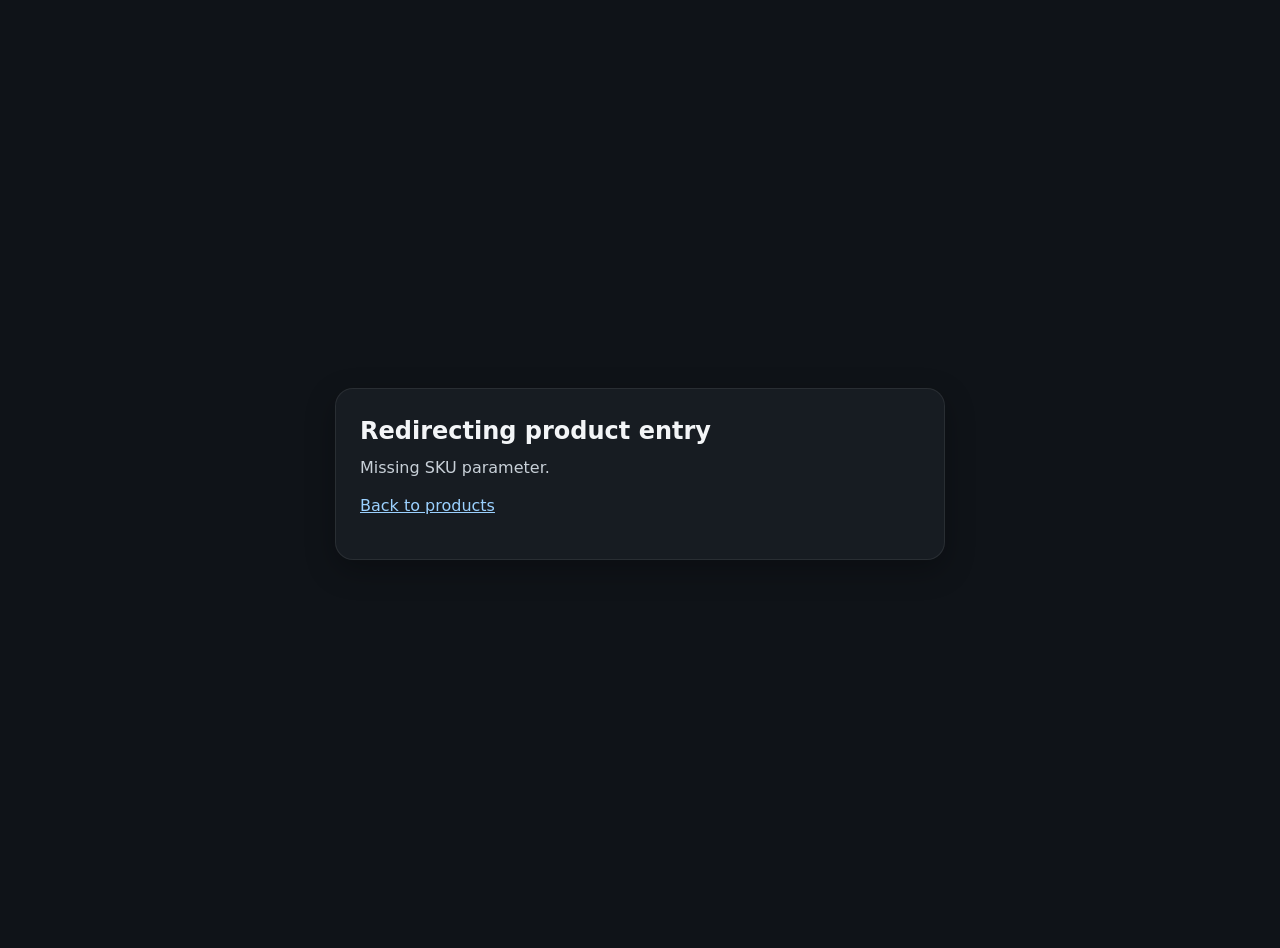
<file: product.html>
<!doctype html>
<html lang="zh-Hant">
<head>
  <meta charset="utf-8">
  <meta name="viewport" content="width=device-width, initial-scale=1">
  <title>WATELI Product Redirect</title>
  <meta name="description" content="Legacy product entry redirector for WATELI.">
  <style>
    body{margin:0;font-family:Inter,"Noto Sans TC",system-ui,-apple-system,sans-serif;background:#0f1318;color:#f3f5f7;display:flex;min-height:100vh;align-items:center;justify-content:center;padding:24px}
    .legacy-shell{max-width:560px;width:100%;background:#171c22;border:1px solid rgba(255,255,255,.08);border-radius:18px;padding:28px 24px;box-shadow:0 10px 30px rgba(0,0,0,.28)}
    h1{margin:0 0 10px;font-size:24px}
    p{margin:0 0 12px;line-height:1.6;color:#c8d0d8}
    a{color:#9bd1ff}
  </style>
</head>
<body>
  <main class="legacy-shell" data-legacy-product-redirect-root hidden>
    <h1>Redirecting product entry</h1>
    <p data-legacy-product-message>Redirecting to the current product page…</p>
    <p><a href="products.html">Back to products</a></p>
  </main>
  <script src="assets/js/pages/product-template.js"></script>
</body>
</html>
</file>
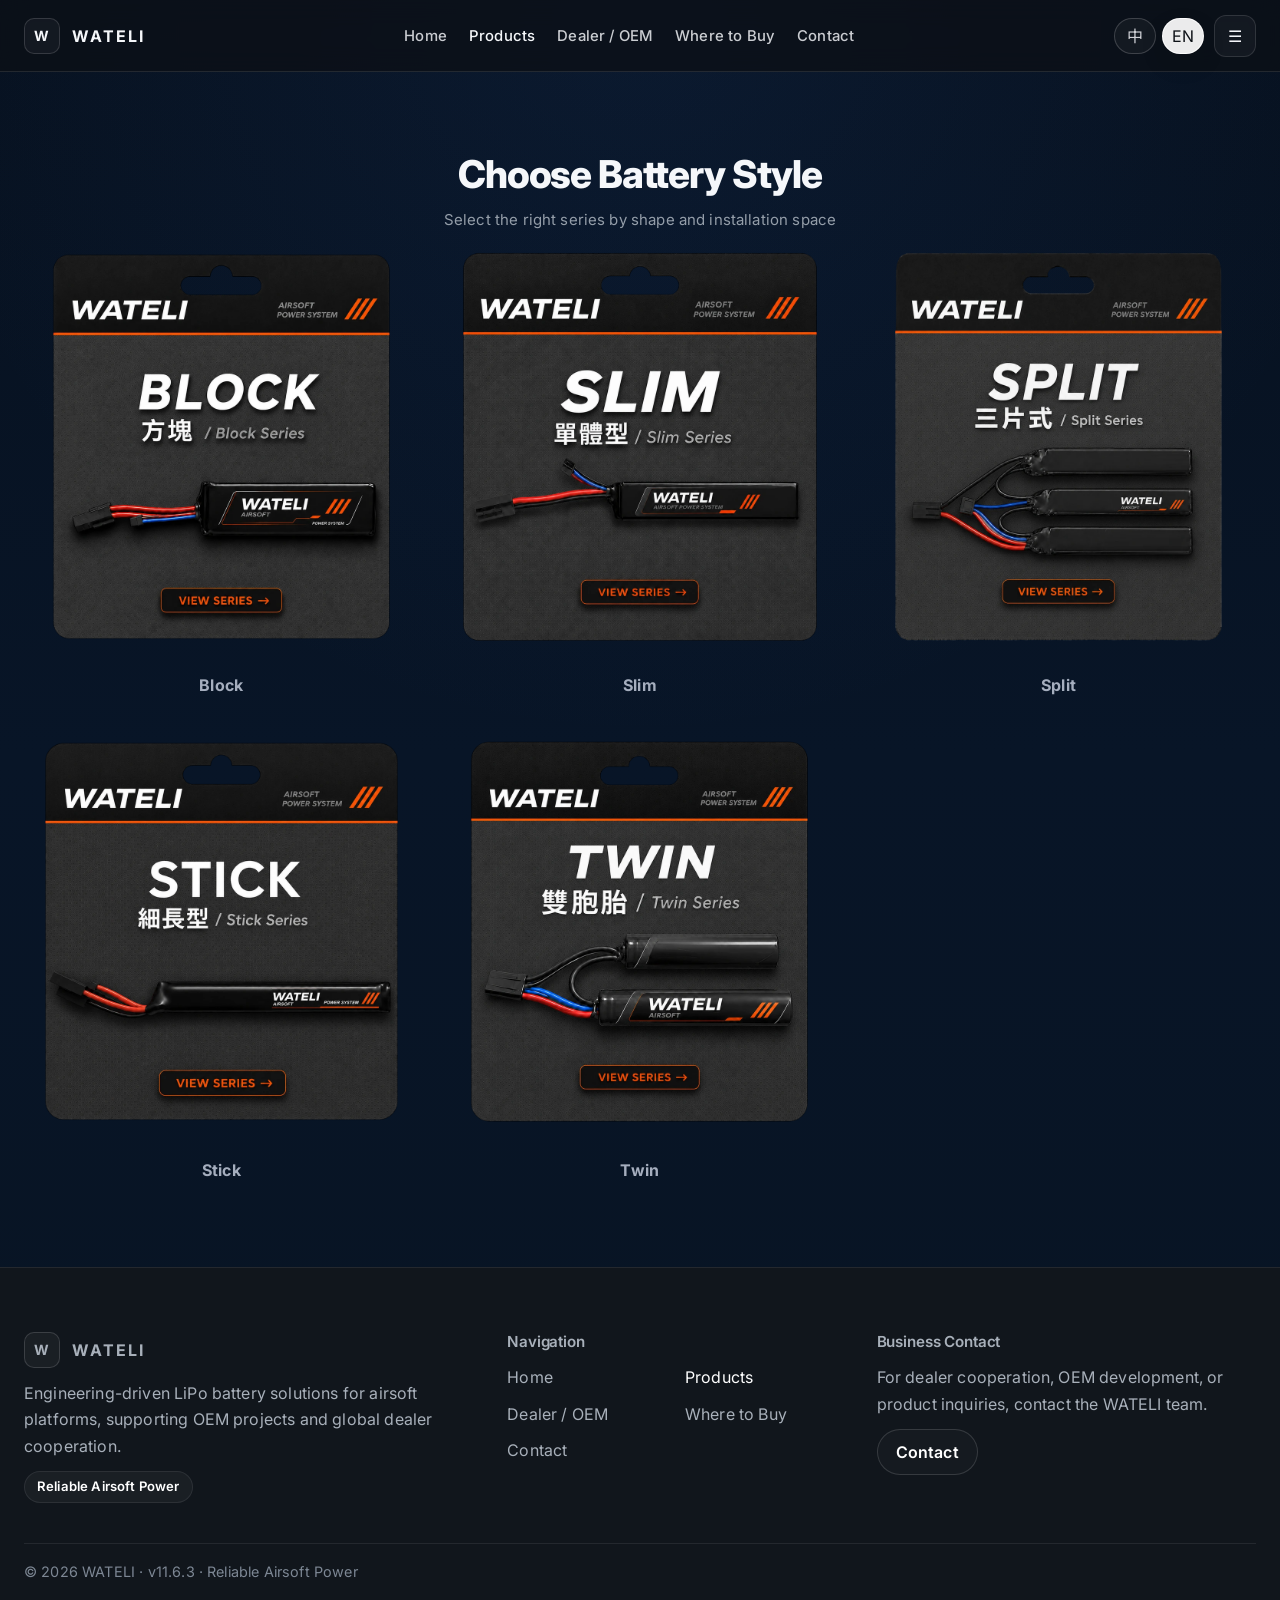
<file: products.html>
<!DOCTYPE html>
<html lang="zh-Hant">
<head>
  <meta charset="UTF-8" />
  <meta name="viewport" content="width=device-width, initial-scale=1.0" />
  <title data-i18n-head="products_meta_title">WATELI｜產品總覽</title>
  <meta name="description" content="依外型與配置瀏覽 WATELI 電池系列。" data-i18n-attr="content:products_meta_description" />
  <link rel="preconnect" href="https://fonts.googleapis.com">
  <link rel="preconnect" href="https://fonts.gstatic.com" crossorigin>
  <link rel="preload" as="style" href="https://fonts.googleapis.com/css2?family=Inter:wght@400;500;600;700;800&family=Noto+Sans+TC:wght@400;500;700;800&display=swap">
  <link rel="stylesheet" href="https://fonts.googleapis.com/css2?family=Inter:wght@400;500;600;700;800&family=Noto+Sans+TC:wght@400;500;700;800&display=swap" media="print" onload="this.media='all'">
  <noscript><link rel="stylesheet" href="https://fonts.googleapis.com/css2?family=Inter:wght@400;500;600;700;800&family=Noto+Sans+TC:wght@400;500;700;800&display=swap"></noscript>
  <script>
    document.documentElement.dataset.langSwitching = '1';
  </script>
  <link rel="stylesheet" href="assets/css/core/tokens.css" />
  <link rel="stylesheet" href="assets/css/core/base.css" />
  <link rel="stylesheet" href="assets/css/core/layout.css" />
  <link rel="stylesheet" href="assets/css/components/buttons.css" />
  <link rel="stylesheet" href="assets/css/components/sections.css" />
  <link rel="stylesheet" href="assets/css/components/cta-system.css" />
  <link rel="stylesheet" href="assets/css/pages/products.css" />
  <link rel="preload" as="image" href="assets/images/products/entry-optimized/entry-block-1024.webp" imagesrcset="assets/images/products/entry-optimized/entry-block-768.webp 768w, assets/images/products/entry-optimized/entry-block-1024.webp 1024w" imagesizes="(max-width: 768px) 86vw, 1024px" type="image/webp" />
  <link rel="preload" as="image" href="assets/images/products/entry-optimized/entry-slim-1024.webp" imagesrcset="assets/images/products/entry-optimized/entry-slim-768.webp 768w, assets/images/products/entry-optimized/entry-slim-1024.webp 1024w" imagesizes="(max-width: 768px) 86vw, 1024px" type="image/webp" />
  <link rel="preload" as="image" href="assets/images/products/entry-optimized/entry-split-1024.webp" imagesrcset="assets/images/products/entry-optimized/entry-split-768.webp 768w, assets/images/products/entry-optimized/entry-split-1024.webp 1024w" imagesizes="(max-width: 768px) 86vw, 1024px" type="image/webp" />
  <style>
    .page-template--products .products-page {
      padding: calc(var(--header-h) + 8px) 0 72px !important;
    }
    .page-template--products .products-overview {
      margin-top: 0 !important;
    }
    .page-template--products .products-overview > .container {
      display: flex;
      flex-direction: column;
      gap: 18px;
    }
    .page-template--products .products-overview__title {
      margin: 0;
      color: var(--text-on-dark);
      font-size: clamp(1.75rem, 3vw, 2.5rem);
      font-weight: 800;
      line-height: 1.15;
      text-align: center;
    }
    .page-template--products .products-overview__lead {
      margin: -6px auto 0;
      max-width: 34em;
      color: rgba(214, 221, 229, 0.68);
      font-size: 15px;
      line-height: 1.55;
      text-align: center;
      letter-spacing: 0.01em;
    }
    @media (max-width: 680px) {
      .page-template--products .products-page {
        padding: calc(var(--header-h) + 4px) 0 56px !important;
      }
      .page-template--products .products-overview > .container {
        gap: 12px;
      }
      .page-template--products .products-overview__title {
        font-size: clamp(26px, 7.4vw, 30px);
        line-height: 1.14;
        letter-spacing: -0.025em;
      }
      .page-template--products .products-overview__lead {
        margin-top: -4px;
        max-width: 22em;
        font-size: 14px;
        line-height: 1.45;
        color: rgba(214, 221, 229, 0.62);
      }
    }
  </style>
</head>
<body class="page-template page-template--products" data-page="products">
  <div id="site-header"></div>

  <main class="products-page">

    <section class="products-overview">
      <div class="container">
        <h1 class="products-overview__title" data-i18n="products_entry_heading">選擇電池款式</h1>
        <p class="products-overview__lead" data-i18n="home_v110_series_eyebrow">依外型與安裝空間選擇適合系列</p>
        <div class="products-grid">
          <a class="panel type-card" href="products-block.html">
            <div class="card-image">
              <img src="assets/images/products/entry-optimized/entry-block-1024.webp" srcset="assets/images/products/entry-optimized/entry-block-768.webp 768w, assets/images/products/entry-optimized/entry-block-1024.webp 1024w" sizes="(max-width: 768px) 86vw, 1024px" width="1024" height="1024" alt="" data-i18n-attr="alt:products_card_block_image_alt" loading="eager" decoding="async" fetchpriority="high">
            </div>
            <div class="card-content">
              <div class="type-card__title" data-i18n="products_entry_block_title">方塊型</div>
            </div>
          </a>

          <a class="panel type-card" href="products-slim.html">
            <div class="card-image">
              <img src="assets/images/products/entry-optimized/entry-slim-1024.webp" srcset="assets/images/products/entry-optimized/entry-slim-768.webp 768w, assets/images/products/entry-optimized/entry-slim-1024.webp 1024w" sizes="(max-width: 768px) 86vw, 1024px" width="1024" height="1024" alt="" data-i18n-attr="alt:products_card_slim_image_alt" loading="eager" decoding="async">
            </div>
            <div class="card-content">
              <div class="type-card__title" data-i18n="products_entry_slim_title">單體型</div>
            </div>
          </a>

          <a class="panel type-card" href="products-split.html">
            <div class="card-image">
              <img src="assets/images/products/entry-optimized/entry-split-1024.webp" srcset="assets/images/products/entry-optimized/entry-split-768.webp 768w, assets/images/products/entry-optimized/entry-split-1024.webp 1024w" sizes="(max-width: 768px) 86vw, 1024px" width="1024" height="1024" alt="" data-i18n-attr="alt:products_card_split_image_alt" loading="eager" decoding="async">
            </div>
            <div class="card-content">
              <div class="type-card__title" data-i18n="products_entry_split_title">三片式</div>
            </div>
          </a>

          <a class="panel type-card" href="products-stick.html">
            <div class="card-image">
              <img src="assets/images/products/entry-optimized/entry-stick-1024.webp" srcset="assets/images/products/entry-optimized/entry-stick-768.webp 768w, assets/images/products/entry-optimized/entry-stick-1024.webp 1024w" sizes="(max-width: 768px) 86vw, 1024px" width="1024" height="1024" alt="" data-i18n-attr="alt:products_card_stick_image_alt" loading="lazy" decoding="async">
            </div>
            <div class="card-content">
              <div class="type-card__title" data-i18n="products_entry_stick_title">細長型</div>
            </div>
          </a>

          <a class="panel type-card" href="products-twin.html">
            <div class="card-image">
              <img src="assets/images/products/entry-optimized/entry-twin-1024.webp" srcset="assets/images/products/entry-optimized/entry-twin-768.webp 768w, assets/images/products/entry-optimized/entry-twin-1024.webp 1024w" sizes="(max-width: 768px) 86vw, 1024px" width="1024" height="1024" alt="" data-i18n-attr="alt:products_card_twin_image_alt" loading="lazy" decoding="async">
            </div>
            <div class="card-content">
              <div class="type-card__title" data-i18n="products_entry_twin_title">雙胞胎</div>
            </div>
          </a>
        </div>
      </div>
    </section>


  </main>

  <div id="site-footer"></div>
  <script defer src="assets/data/i18n/translations.js"></script>
  <script defer src="assets/js/core/utils.js"></script>
  <script defer src="assets/js/core/site-layout.js"></script>
  <script defer src="assets/js/core/i18n.js"></script>
  <script defer src="assets/js/core/mobile-menu.js"></script>

<script>
const CURRENT_VOLTAGE = "11.1";

function initSkuV2(page){
  const variants = page.items.filter(v => String(v.voltage) === CURRENT_VOLTAGE);

  const selector = document.getElementById("wateli-sku-v2-capacity-options");
  const selectorWrap = document.querySelector(".wateli-sku-v2__selector");

  if(!variants || variants.length===0) return;

  if(variants.length < 2){
    if(selectorWrap) selectorWrap.style.display = "none";
  } else {
    if(selectorWrap) selectorWrap.style.display = "";
    selector.innerHTML = "";
    variants.forEach(v=>{
      const btn = document.createElement("button");
      btn.textContent = v.capacity;
      btn.onclick = ()=>selectSKU(v.sku_id, variants);
      selector.appendChild(btn);
    });
  }

  selectSKU(variants[0].sku_id, variants);
}

function selectSKU(sku_id, variants){
  const v = variants.find(x=>x.sku_id===sku_id);
  if(!v) return;

  document.getElementById("wateli-sku-v2-hero-title").textContent = sku_id;
  document.getElementById("wateli-sku-v2-spec-capacity").textContent = v.capacity;
  document.getElementById("wateli-sku-v2-spec-voltage").textContent = v.voltage;
}

window.addEventListener("DOMContentLoaded", function(){
  if(window.page){
    initSkuV2(window.page);
  }
});
</script>

</body>
</html>
</file>
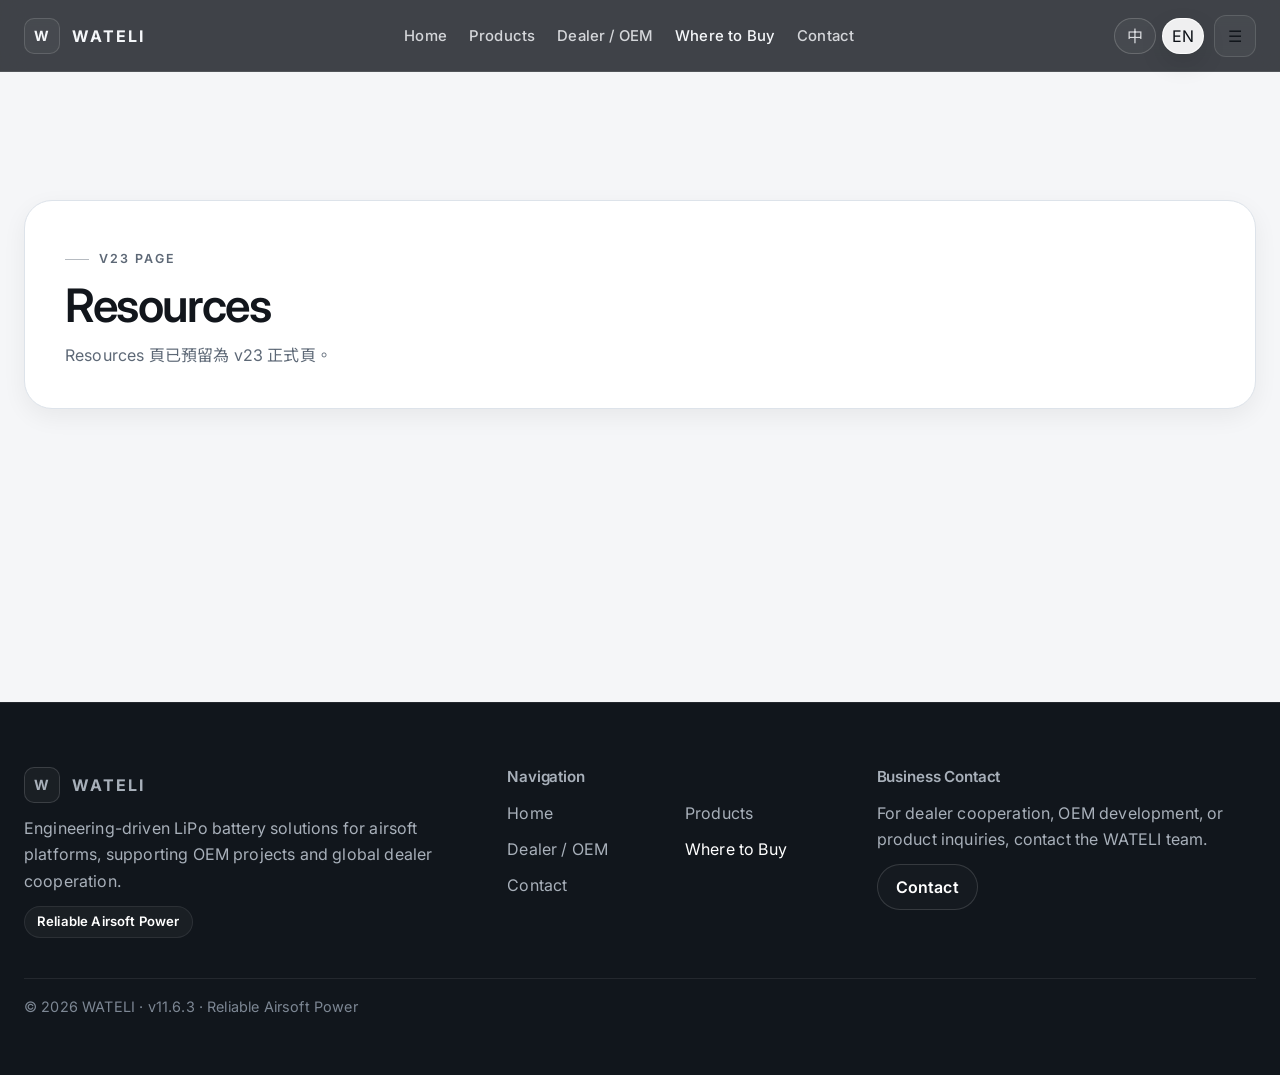
<file: resources.html>
<!DOCTYPE html>
<html lang="zh-Hant">
<head>
  <meta charset="UTF-8" />
  <meta name="viewport" content="width=device-width, initial-scale=1.0" />
  <title>WATELI</title>
  <link rel="preconnect" href="https://fonts.googleapis.com">
  <link rel="preconnect" href="https://fonts.gstatic.com" crossorigin>
  <link rel="preload" as="style" href="https://fonts.googleapis.com/css2?family=Inter:wght@400;500;600;700;800&family=Noto+Sans+TC:wght@400;500;700;800&display=swap">
  <link rel="stylesheet" href="https://fonts.googleapis.com/css2?family=Inter:wght@400;500;600;700;800&family=Noto+Sans+TC:wght@400;500;700;800&display=swap" media="print" onload="this.media='all'">
  <noscript><link rel="stylesheet" href="https://fonts.googleapis.com/css2?family=Inter:wght@400;500;600;700;800&family=Noto+Sans+TC:wght@400;500;700;800&display=swap"></noscript>
  <link rel="stylesheet" href="assets/css/core/tokens.css" />
  <link rel="stylesheet" href="assets/css/core/base.css" />
  <link rel="stylesheet" href="assets/css/core/layout.css" />
  <link rel="stylesheet" href="assets/css/components/buttons.css" />
  <link rel="stylesheet" href="assets/css/components/sections.css" />
  <link rel="stylesheet" href="assets/css/components/cta-system.css" />
  <link rel="stylesheet" href="assets/css/pages/placeholder.css" />
</head>
<body class="page-template page-template--placeholder" data-page="resources">
  <div id="site-header"></div>
  <main class="placeholder-shell">
    <div class="container">
      <section class="panel placeholder-panel">
        <div class="eyebrow">V23 PAGE</div>
        <h1>Resources</h1>
        <p class="placeholder-lead">Resources 頁已預留為 v23 正式頁。</p>
      </section>
    </div>
  </main>
  <div id="site-footer"></div>
  <script defer src="assets/data/i18n/translations.js"></script>
  <script defer src="assets/js/core/utils.js"></script>
  <script defer src="assets/js/core/site-layout.js"></script>
  <script defer src="assets/js/core/i18n.js"></script>
  <script defer src="assets/js/core/mobile-menu.js"></script>

<script>
const CURRENT_VOLTAGE = "11.1";

function initSkuV2(page){
  const variants = page.items.filter(v => String(v.voltage) === CURRENT_VOLTAGE);

  const selector = document.getElementById("wateli-sku-v2-capacity-options");
  const selectorWrap = document.querySelector(".wateli-sku-v2__selector");

  if(!variants || variants.length===0) return;

  if(variants.length < 2){
    if(selectorWrap) selectorWrap.style.display = "none";
  } else {
    if(selectorWrap) selectorWrap.style.display = "";
    selector.innerHTML = "";
    variants.forEach(v=>{
      const btn = document.createElement("button");
      btn.textContent = v.capacity;
      btn.onclick = ()=>selectSKU(v.sku_id, variants);
      selector.appendChild(btn);
    });
  }

  selectSKU(variants[0].sku_id, variants);
}

function selectSKU(sku_id, variants){
  const v = variants.find(x=>x.sku_id===sku_id);
  if(!v) return;

  document.getElementById("wateli-sku-v2-hero-title").textContent = sku_id;
  document.getElementById("wateli-sku-v2-spec-capacity").textContent = v.capacity;
  document.getElementById("wateli-sku-v2-spec-voltage").textContent = v.voltage;
}

window.addEventListener("DOMContentLoaded", function(){
  if(window.page){
    initSkuV2(window.page);
  }
});
</script>

</body>
</html>
</file>
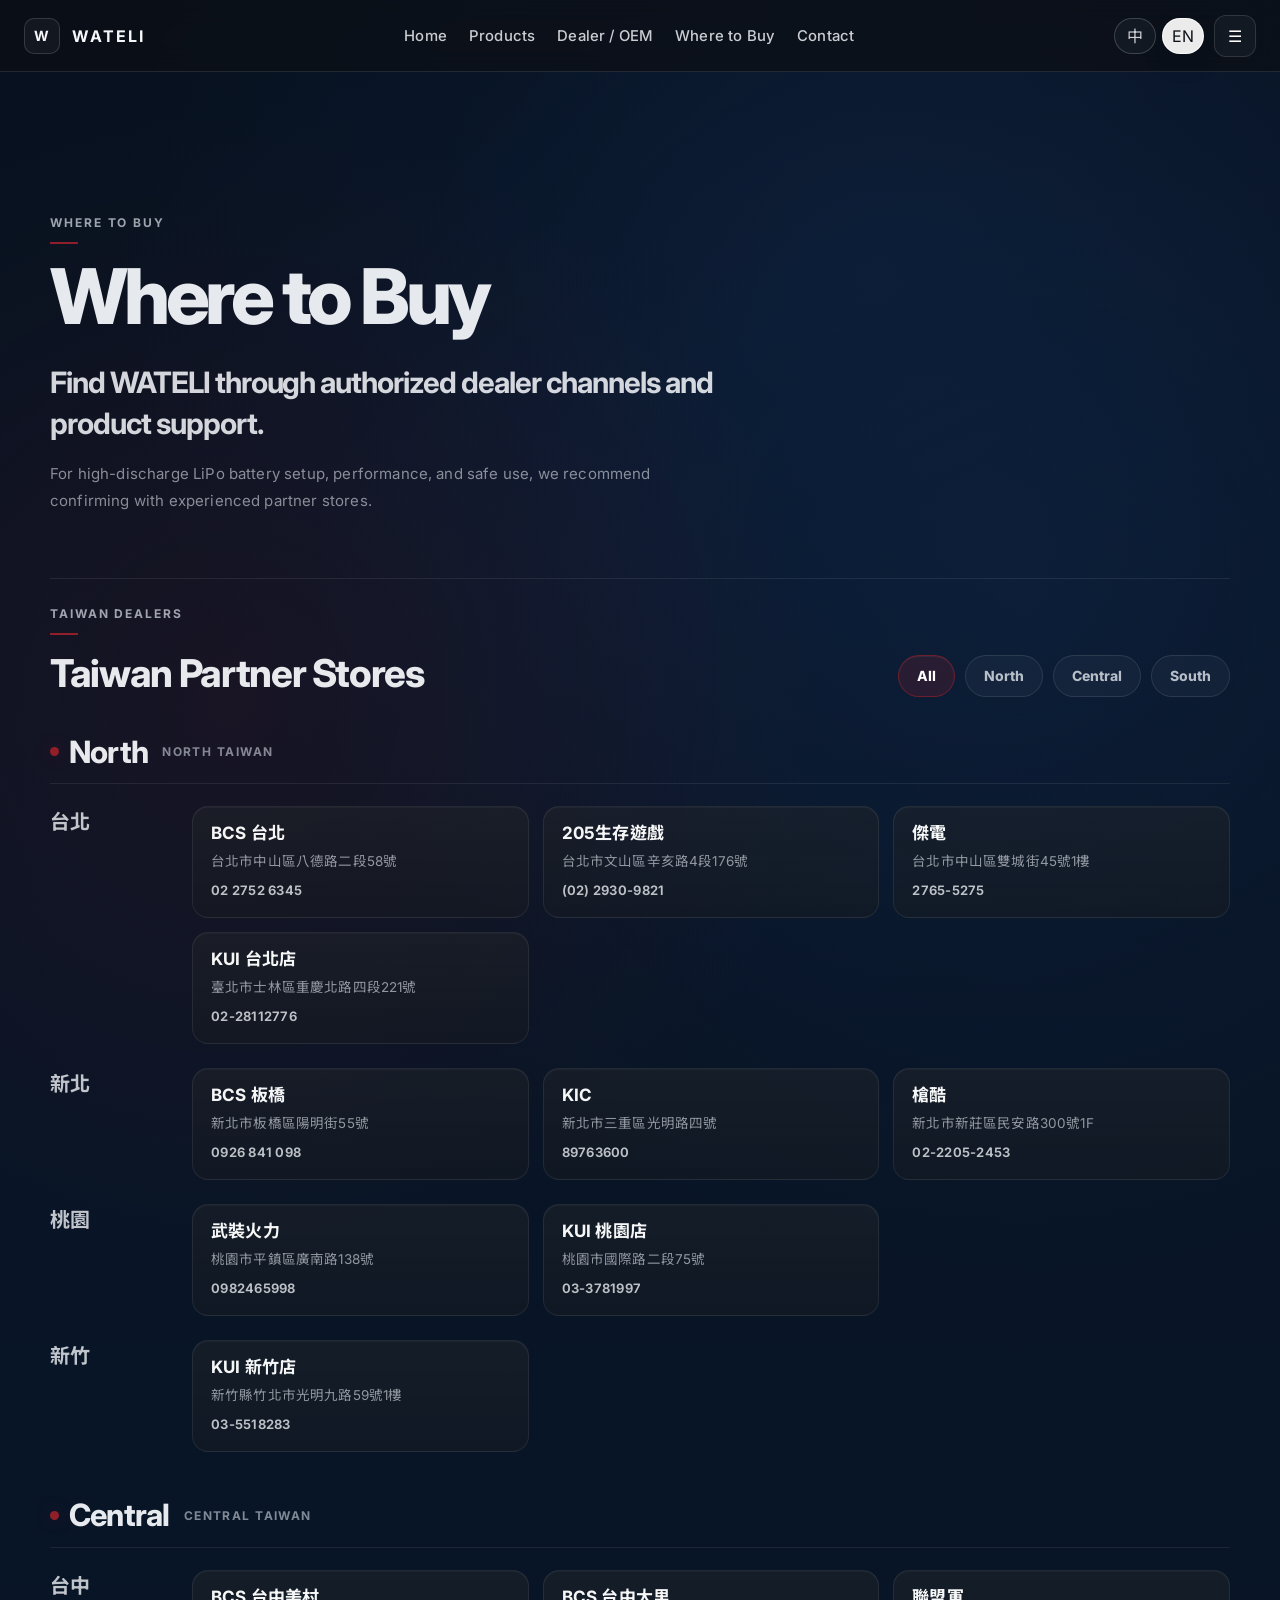
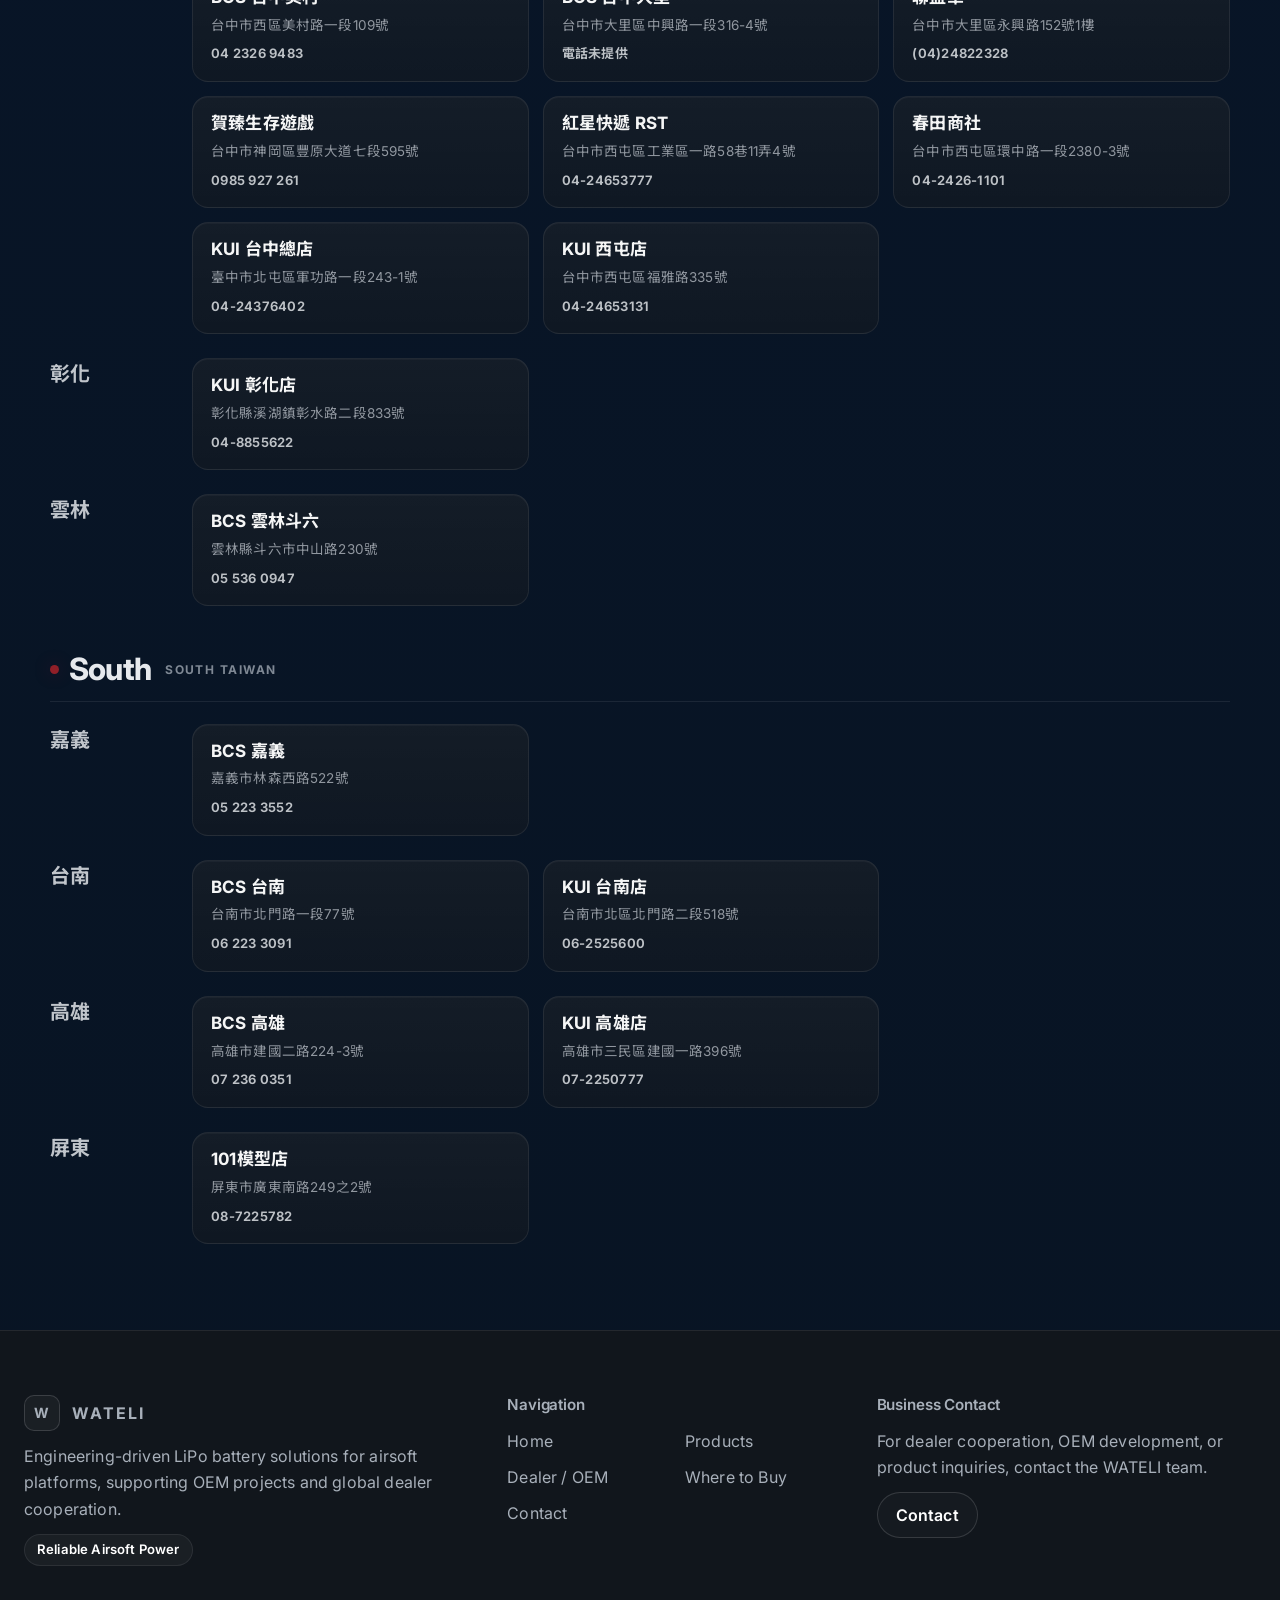
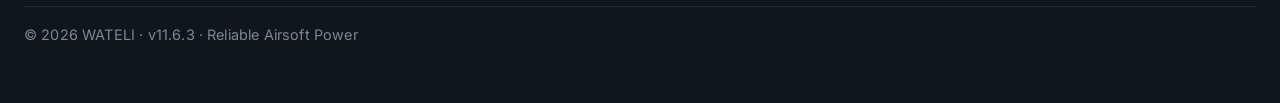
<file: where-to-buy.html>
<!DOCTYPE html>
<html lang="zh-Hant">
<head>
  <meta charset="UTF-8" />
  <meta name="viewport" content="width=device-width, initial-scale=1.0" />
  <title data-i18n-head="where_to_buy_title">哪裡購買</title>
  <link rel="preconnect" href="https://fonts.googleapis.com">
  <link rel="preconnect" href="https://fonts.gstatic.com" crossorigin>
  <link rel="preload" as="style" href="https://fonts.googleapis.com/css2?family=Inter:wght@400;500;600;700;800&family=Noto+Sans+TC:wght@400;500;700;800&display=swap">
  <link rel="stylesheet" href="https://fonts.googleapis.com/css2?family=Inter:wght@400;500;600;700;800&family=Noto+Sans+TC:wght@400;500;700;800&display=swap" media="print" onload="this.media='all'">
  <noscript><link rel="stylesheet" href="https://fonts.googleapis.com/css2?family=Inter:wght@400;500;600;700;800&family=Noto+Sans+TC:wght@400;500;700;800&display=swap"></noscript>
  <link rel="stylesheet" href="assets/css/core/tokens.css" />
  <link rel="stylesheet" href="assets/css/core/base.css" />
  <link rel="stylesheet" href="assets/css/core/layout.css" />
  <link rel="stylesheet" href="assets/css/components/buttons.css" />
  <link rel="stylesheet" href="assets/css/components/sections.css" />
  <link rel="stylesheet" href="assets/css/components/cta-system.css" />
  <link rel="stylesheet" href="assets/css/pages/where-to-buy.css" />
</head>
<body class="page-template page-template--where-to-buy" data-page="where-to-buy">
  <div id="site-header"></div>

  <main class="wateli-where-buy">
    <section class="wateli-where-buy-hero section">
      <div class="container wateli-where-buy-hero__inner">
        <div class="wateli-where-buy-hero__copy">
          <p class="wateli-where-buy-kicker" data-i18n="w2b_v3_hero_kicker">WHERE TO BUY</p>
          <h1 data-i18n="where_to_buy_title">哪裡購買</h1>
          <p class="wateli-where-buy-lead" data-i18n="w2b_v3_hero_lead">透過 WATELI 合作通路取得產品與搭配建議。</p>
          <p class="wateli-where-buy-note" data-i18n="w2b_v3_hero_note">高放電鋰電池的配置、性能與安全使用，建議由熟悉產品的合作門市協助確認。</p>
        </div>
      </div>
    </section>

    <section class="wateli-where-buy-list section" aria-labelledby="wateli-store-title">
      <div class="container">
        <div class="wateli-where-buy-head">
          <div>
            <p class="wateli-where-buy-kicker" data-i18n="w2b_v3_list_kicker">TAIWAN DEALERS</p>
            <h2 id="wateli-store-title" data-i18n="w2b_v3_list_title">台灣合作門市</h2>
          </div>
          <div class="wateli-region-filter" aria-label="選擇地區" data-i18n-attr="aria-label:w2b_v3_region_filter_aria">
            <button type="button" class="is-active" data-region="all" data-i18n="region_all">全部</button>
            <button type="button" data-region="north" data-i18n="region_north">北部</button>
            <button type="button" data-region="central" data-i18n="region_central">中部</button>
            <button type="button" data-region="south" data-i18n="region_south">南部</button>
          </div>
        </div>

        <div class="wateli-area-stack">
          <section class="wateli-area-section" data-region="north" aria-labelledby="wateli-area-north">
            <div class="wateli-area-title-row">
              <h3 id="wateli-area-north" data-i18n="region_north">北部</h3>
              <span data-i18n="w2b_v3_region_north_en">North Taiwan</span>
            </div>

            <div class="wateli-city-group">
              <h4>台北</h4>
              <div class="wateli-city-stores">
                <article class="wateli-store-card">
                  <h5>BCS 台北</h5>
                  <p>台北市中山區八德路二段58號</p>
                  <span>02 2752 6345</span>
                </article>
                <article class="wateli-store-card">
                  <h5>205生存遊戲</h5>
                  <p>台北市文山區辛亥路4段176號</p>
                  <span>(02) 2930-9821</span>
                </article>
                <article class="wateli-store-card">
                  <h5>傑電</h5>
                  <p>台北市中山區雙城街45號1樓</p>
                  <span>2765-5275</span>
                </article>
                <article class="wateli-store-card">
                  <h5>KUI 台北店</h5>
                  <p>臺北市士林區重慶北路四段221號</p>
                  <span>02-28112776</span>
                </article>
              </div>
            </div>

            <div class="wateli-city-group">
              <h4>新北</h4>
              <div class="wateli-city-stores">
                <article class="wateli-store-card">
                  <h5>BCS 板橋</h5>
                  <p>新北市板橋區陽明街55號</p>
                  <span>0926 841 098</span>
                </article>
                <article class="wateli-store-card">
                  <h5>KIC</h5>
                  <p>新北市三重區光明路四號</p>
                  <span>89763600</span>
                </article>
                <article class="wateli-store-card">
                  <h5>槍酷</h5>
                  <p>新北市新莊區民安路300號1F</p>
                  <span>02-2205-2453</span>
                </article>
              </div>
            </div>

            <div class="wateli-city-group">
              <h4>桃園</h4>
              <div class="wateli-city-stores">
                <article class="wateli-store-card">
                  <h5>武裝火力</h5>
                  <p>桃園市平鎮區廣南路138號</p>
                  <span>0982465998</span>
                </article>
                <article class="wateli-store-card">
                  <h5>KUI 桃園店</h5>
                  <p>桃園市國際路二段75號</p>
                  <span>03-3781997</span>
                </article>
              </div>
            </div>
            <div class="wateli-city-group">
              <h4>新竹</h4>
              <div class="wateli-city-stores">
                <article class="wateli-store-card">
                  <h5>KUI 新竹店</h5>
                  <p>新竹縣竹北市光明九路59號1樓</p>
                  <span>03-5518283</span>
                </article>
              </div>
            </div>
          </section>

          <section class="wateli-area-section" data-region="central" aria-labelledby="wateli-area-central">
            <div class="wateli-area-title-row">
              <h3 id="wateli-area-central" data-i18n="region_central">中部</h3>
              <span data-i18n="w2b_v3_region_central_en">Central Taiwan</span>
            </div>

            <div class="wateli-city-group">
              <h4>台中</h4>
              <div class="wateli-city-stores">
                <article class="wateli-store-card">
                  <h5>BCS 台中美村</h5>
                  <p>台中市西區美村路一段109號</p>
                  <span>04 2326 9483</span>
                </article>
                <article class="wateli-store-card">
                  <h5>BCS 台中大里</h5>
                  <p>台中市大里區中興路一段316-4號</p>
                  <span>電話未提供</span>
                </article>
                <article class="wateli-store-card">
                  <h5>聯盟軍</h5>
                  <p>台中市大里區永興路152號1樓</p>
                  <span>(04)24822328</span>
                </article>
                <article class="wateli-store-card">
                  <h5>賀臻生存遊戲</h5>
                  <p>台中市神岡區豐原大道七段595號</p>
                  <span>0985 927 261</span>
                </article>
                <article class="wateli-store-card">
                  <h5>紅星快遞 RST</h5>
                  <p>台中市西屯區工業區一路58巷11弄4號</p>
                  <span>04-24653777</span>
                </article>
                <article class="wateli-store-card">
                  <h5>春田商社</h5>
                  <p>台中市西屯區環中路一段2380-3號</p>
                  <span>04-2426-1101</span>
                </article>
                <article class="wateli-store-card">
                  <h5>KUI 台中總店</h5>
                  <p>臺中市北屯區軍功路一段243-1號</p>
                  <span>04-24376402</span>
                </article>
                <article class="wateli-store-card">
                  <h5>KUI 西屯店</h5>
                  <p>台中市西屯區福雅路335號</p>
                  <span>04-24653131</span>
                </article>
              </div>
            </div>
            <div class="wateli-city-group">
              <h4>彰化</h4>
              <div class="wateli-city-stores">
                <article class="wateli-store-card">
                  <h5>KUI 彰化店</h5>
                  <p>彰化縣溪湖鎮彰水路二段833號</p>
                  <span>04-8855622</span>
                </article>
              </div>
            </div>

            <div class="wateli-city-group">
              <h4>雲林</h4>
              <div class="wateli-city-stores">
                <article class="wateli-store-card">
                  <h5>BCS 雲林斗六</h5>
                  <p>雲林縣斗六市中山路230號</p>
                  <span>05 536 0947</span>
                </article>
              </div>
            </div>
          </section>

          <section class="wateli-area-section" data-region="south" aria-labelledby="wateli-area-south">
            <div class="wateli-area-title-row">
              <h3 id="wateli-area-south" data-i18n="region_south">南部</h3>
              <span data-i18n="w2b_v3_region_south_en">South Taiwan</span>
            </div>

            <div class="wateli-city-group">
              <h4>嘉義</h4>
              <div class="wateli-city-stores">
                <article class="wateli-store-card">
                  <h5>BCS 嘉義</h5>
                  <p>嘉義市林森西路522號</p>
                  <span>05 223 3552</span>
                </article>
              </div>
            </div>

            <div class="wateli-city-group">
              <h4>台南</h4>
              <div class="wateli-city-stores">
                <article class="wateli-store-card">
                  <h5>BCS 台南</h5>
                  <p>台南市北門路一段77號</p>
                  <span>06 223 3091</span>
                </article>
                <article class="wateli-store-card">
                  <h5>KUI 台南店</h5>
                  <p>台南市北區北門路二段518號</p>
                  <span>06-2525600</span>
                </article>
              </div>
            </div>

            <div class="wateli-city-group">
              <h4>高雄</h4>
              <div class="wateli-city-stores">
                <article class="wateli-store-card">
                  <h5>BCS 高雄</h5>
                  <p>高雄市建國二路224-3號</p>
                  <span>07 236 0351</span>
                </article>
                <article class="wateli-store-card">
                  <h5>KUI 高雄店</h5>
                  <p>高雄市三民區建國一路396號</p>
                  <span>07-2250777</span>
                </article>
              </div>
            </div>

            <div class="wateli-city-group">
              <h4>屏東</h4>
              <div class="wateli-city-stores">
                <article class="wateli-store-card">
                  <h5>101模型店</h5>
                  <p>屏東市廣東南路249之2號</p>
                  <span>08-7225782</span>
                </article>
              </div>
            </div>
          </section>
        </div>
      </div>
    </section>
  </main>

  <div id="site-footer"></div>
  <script defer src="assets/data/i18n/translations.js"></script>
  <script defer src="assets/js/core/utils.js"></script>
  <script defer src="assets/js/core/site-layout.js"></script>
  <script defer src="assets/js/core/i18n.js"></script>
  <script defer src="assets/js/core/mobile-menu.js"></script>
  <script>
    document.querySelectorAll('.wateli-region-filter button').forEach(btn => {
      btn.addEventListener('click', () => {
        document.querySelectorAll('.wateli-region-filter button')
          .forEach(el => el.classList.remove('is-active'));
        btn.classList.add('is-active');

        const region = btn.dataset.region;

        document.querySelectorAll('.wateli-area-section').forEach(section => {
          section.hidden = !(region === 'all' || section.dataset.region === region);
        });
      });
    });
  </script>
</body>
</html>
</file>
<file: assets/css/core/tokens.css>
:root {
  --site-bg-main: #0B0F14;
  --site-bg-section: #11161C;
  --site-bg-card: #151B22;
  --site-bg-card-strong: #1A212A;
  --site-text-main: #FFFFFF;
  --site-text-secondary: #A8B0BA;
  --site-text-muted: #7D8794;
  --site-border: rgba(255,255,255,0.08);
  --site-brand: #E11D2E;
  --site-brand-hover: #B91624;
  --bg-dark: #0f1217;
  --bg-dark-soft: #171c23;
  --bg-light: #f5f6f8;
  --bg-soft: #eceff3;
  --surface: #ffffff;
  --surface-soft: #f8fafc;
  --surface-strong: #ffffff;
  --line: #dde3ea;
  --line-strong: #c8d1db;
  --text: #12161c;
  --text-strong: #0d1117;
  --muted: #5d6876;
  --muted-2: #7d8794;
  --text-muted: #5d6876;
  --text-on-dark: #f5f7fa;
  --muted-on-dark: rgba(245,247,250,.72);
  --brand: var(--site-brand);
  --brand-2: var(--site-brand-hover);
  --accent: var(--site-brand);
  --accent-contrast: #ffffff;
  --success: #1b8f5f;
  --radius-sm: 12px;
  --radius-md: 18px;
  --radius-lg: 28px;
  --shadow-sm: 0 8px 24px rgba(15, 18, 23, 0.06);
  --shadow-md: 0 18px 40px rgba(15, 18, 23, 0.09);
  --shadow-lg: 0 28px 70px rgba(15, 18, 23, 0.12);
  --container: 1240px;
  --header-h: 72px;
  --space-section: 84px;
}
</file>
<file: assets/css/core/base.css>
* { box-sizing: border-box; }
html { scroll-behavior: smooth; }
body {
  margin: 0;
  font-family: "Inter", "Noto Sans TC", sans-serif;
  color: var(--text);
  line-height: 1.65;
  letter-spacing: .01em;
  background: var(--bg-light);
}
img { max-width: 100%; display: block; }
a { color: inherit; text-decoration: none; }
button, input, select, textarea { font: inherit; }
h1,h2,h3,p,ul,ol { margin: 0; }
h1 {
  font-size: clamp(2rem, 3.6vw, 3.2rem);
  line-height: 1.04;
  letter-spacing: -.03em;
  font-weight: 600;
}
h2 {
  font-size: clamp(1.6rem, 2.4vw, 2.3rem);
  line-height: 1.1;
  letter-spacing: -.02em;
  font-weight: 600;
}
h3 {
  font-size: 1.05rem;
  line-height: 1.35;
  letter-spacing: -.01em;
  font-weight: 600;
}
small { font-size: .78rem; }
body.menu-open { overflow: hidden; }
</file>
<file: assets/css/core/layout.css>
.container {
  width: min(calc(100% - 48px), var(--container));
  margin: 0 auto;
}
.section { padding: var(--space-section) 0; }
.section--soft { background: transparent; }
.section-head { max-width: 680px; margin-bottom: 28px; }
.lead,
.page-copy { color: var(--muted); font-size: .98rem; line-height: 1.7; max-width: 58ch; }
.panel {
  border: 1px solid var(--line);
  border-radius: var(--radius-lg);
  background: var(--surface);
  box-shadow: var(--shadow-sm);
}
body.menu-open { overflow: hidden; }

.site-header {
  position: sticky;
  top: 0;
  z-index: 80;
  height: var(--header-h);
  background: rgba(15,18,23,.88);
  backdrop-filter: blur(12px);
  border-bottom: 1px solid rgba(255,255,255,.08);
}
.site-header__inner {
  min-height: var(--header-h);
  display: grid;
  grid-template-columns: auto 1fr auto;
  align-items: center;
  gap: 20px;
}
.site-logo { justify-self: start; color: var(--text-on-dark); }
.site-nav--desktop {
  display:flex;
  align-items:center;
  justify-self:center;
  gap: 22px;
}
.site-nav--desktop a {
  color: rgba(245,247,250,.72);
  font-size: .93rem;
  font-weight: 500;
  transition: color .18s ease, opacity .18s ease;
}
.site-nav--desktop a:hover,
.site-nav--desktop a.is-active {
  color: var(--text-on-dark);
}
.site-header__actions {
  display:flex;
  align-items:center;
  justify-self:end;
  gap: 10px;
}
.menu-toggle { display:none; }

.site-footer {
  padding: 32px 0 56px;
  color: var(--site-text-secondary);
  background: var(--site-bg-section);
  border-top: 1px solid var(--site-border);
}
.site-footer__panel {
  display:grid;
  grid-template-columns: minmax(0,1.2fr) minmax(220px,.9fr) minmax(0,1fr);
  gap: 28px;
  padding: 32px 0;
}
.site-footer__brand,
.site-footer__nav-block,
.site-footer__contact {
  display:grid;
  align-content:start;
  gap: 12px;
}
.site-footer__logo { justify-self:start; }
.site-footer__desc,
.site-footer__contact p { color: var(--site-text-secondary); max-width: 42ch; }
.site-footer__tag {
  display:inline-flex;
  align-items:center;
  width:max-content;
  min-height:32px;
  padding: 0 12px;
  border-radius: 999px;
  border: 1px solid var(--site-border);
  background: rgba(255,255,255,.04);
  color: var(--site-text-main);
  font-size: .82rem;
  font-weight: 600;
}
.site-footer__nav-block h3,
.site-footer__contact h3 { font-size: .95rem; }
.site-footer__nav {
  display:grid;
  grid-template-columns: repeat(2, minmax(0, 1fr));
  gap: 10px 14px;
}
.site-footer__nav a {
  color: var(--site-text-secondary);
  transition: color .18s ease;
}
.site-footer__nav a:hover,
.site-footer__nav a.is-active { color: var(--site-text-main); }
.site-footer__btn { width:max-content; }
.site-footer__bottom { margin-top: 8px; }
.site-footer__line { height:1px; background: var(--site-border); margin-bottom: 16px; }
.site-footer__copyright { color: var(--site-text-muted); font-size: .9rem; }

.site-mobile {
  position: fixed;
  inset: 0;
  z-index: 90;
  pointer-events: none;
}
.site-mobile.is-open { pointer-events: auto; }
.site-mobile__backdrop {
  position:absolute;
  inset:0;
  background: rgba(15,18,23,.56);
  opacity:0;
  transition: opacity .22s ease;
}
.site-mobile.is-open .site-mobile__backdrop { opacity:1; }
.site-mobile__panel {
  position:absolute;
  top:0; right:0;
  width:min(88vw, 360px);
  height:100%;
  background: #151922;
  color: var(--text-on-dark);
  transform: translateX(100%);
  transition: transform .22s ease;
  border-left: 1px solid rgba(255,255,255,.08);
  padding: 22px;
  display:grid;
  align-content:start;
  gap: 18px;
}
.site-mobile.is-open .site-mobile__panel { transform: translateX(0); }
.site-mobile__top { display:flex; align-items:center; justify-content:space-between; gap:10px; }
.site-mobile__nav { display:grid; gap: 0; }
.site-mobile__nav a {
  color: rgba(245,247,250,.8);
  padding: 16px 0;
  border-bottom: 1px solid rgba(255,255,255,.08);
}
.site-mobile__nav a.is-active { color: var(--text-on-dark); }

.page-placeholder { padding: 48px; display:grid; gap:14px; }

@media (max-width: 1023px) {
  :root { --header-h: 68px; --space-section: 72px; }
  .site-nav--desktop, .site-header .desktop-only { display:none !important; }
  .menu-toggle { display: inline-grid; }
  .site-footer__panel { grid-template-columns: 1fr; gap: 22px; }
}
@media (max-width: 700px) {
  .site-footer__nav { grid-template-columns: 1fr; }
}
@media (max-width: 560px) {
  .container { width: min(calc(100% - 24px), var(--container)); }
  h1 { font-size: 2rem; }
  h2 { font-size: 1.6rem; }
  .lead, .page-copy { font-size: .94rem; }
  .site-footer__btn { width: 100%; }
}

#site-footer { display:block; }
.site-footer { display:block; position:relative; z-index:1; }
</file>
<file: assets/css/components/buttons.css>
.brand {
  display:inline-flex;
  align-items:center;
  gap:12px;
  font-weight:700;
  letter-spacing:.12em;
  text-transform:uppercase;
}
.brand-mark {
  width:36px;
  height:36px;
  border-radius:10px;
  border:1px solid rgba(255,255,255,.14);
  display:grid;
  place-items:center;
  background: rgba(255,255,255,.04);
}
.brand-mark span { color: currentColor; font-size: .88rem; }
.btn {
  display:inline-flex;
  align-items:center;
  justify-content:center;
  gap:10px;
  min-height:46px;
  padding:0 18px;
  border-radius:999px;
  border:1px solid transparent;
  font-weight:600;
  cursor:pointer;
  transition: background-color .18s ease, color .18s ease, border-color .18s ease, transform .18s ease;
  white-space:nowrap;
}
.btn:hover { transform: translateY(-1px); }
.btn-primary {
  background: var(--site-brand);
  color: var(--accent-contrast);
  border-color: transparent;
  box-shadow: 0 10px 28px rgba(225, 29, 46, 0.22);
}
.btn-primary:hover { background: var(--site-brand-hover); }
.btn-secondary {
  border-color: rgba(255,255,255,.14);
  background: rgba(255,255,255,.02);
  color: var(--site-text-main);
}
.btn-secondary:hover {
  border-color: rgba(255,255,255,.24);
  color: var(--site-text-main);
  background: rgba(255,255,255,.05);
}
.icon-btn {
  width:42px;
  height:42px;
  display:inline-grid;
  place-items:center;
  border-radius:12px;
  border:1px solid rgba(255,255,255,.12);
  background: rgba(255,255,255,.04);
  color: inherit;
  cursor:pointer;
}
.eyebrow {
  display:inline-flex;
  align-items:center;
  gap:10px;
  margin-bottom:12px;
  color: var(--muted);
  font-size:.78rem;
  font-weight:600;
  letter-spacing:.16em;
  text-transform:uppercase;
}
.eyebrow::before {
  content:"";
  width:24px;
  height:1px;
  background: currentColor;
  opacity: .45;
}
.feature-grid { display:grid; gap:20px; }
.feature-grid--4 { grid-template-columns: repeat(4, minmax(0,1fr)); }
.feature-grid--2 { grid-template-columns: repeat(2, minmax(0,1fr)); }
.feature-card { padding: 24px; }
.feature-card p { color: var(--muted); margin-top: 10px; }
.lang-switch { display:flex; align-items:center; gap:6px; }
.lang-switch--header { flex-shrink: 0; }
.lang-switch button {
  min-width:42px;
  height:36px;
  border-radius:999px;
  border:1px solid rgba(255,255,255,.12);
  background: transparent;
  color: rgba(245,247,250,.72);
  cursor:pointer;
}
.lang-switch button.is-active {
  color: var(--text-on-dark);
  background: rgba(255,255,255,.08);
  border-color: rgba(255,255,255,.18);
}
@media (max-width: 1100px) { .feature-grid--4 { grid-template-columns: repeat(2, minmax(0,1fr)); } }
@media (max-width: 700px) {
  .feature-grid--2, .feature-grid--4 { grid-template-columns: 1fr; }
  .feature-card { padding:18px; }
}
@media (max-width: 560px) {
  .brand { gap: 10px; letter-spacing: .1em; }
  .brand-mark { width: 34px; height: 34px; border-radius: 10px; }
  .lang-switch button { min-width: 38px; height: 34px; }
}


/* v17.7.1 visual clarity */
.site-header {
  background: rgba(12,16,22,.78);
  border-bottom: 1px solid rgba(255,255,255,.10);
}
.site-nav--desktop a {
  color: rgba(245,247,250,.82);
}
.site-header .btn-secondary,
.site-header .btn-primary {
  min-height: 40px;
  padding: 0 16px;
}
.site-header .btn-secondary {
  border-color: rgba(255,255,255,.20);
  background: rgba(255,255,255,.08);
  color: var(--text-on-dark);
}
.site-header .btn-secondary:hover {
  border-color: rgba(255,255,255,.34);
  background: rgba(255,255,255,.14);
  color: var(--text-on-dark);
}
.lang-switch button {
  border-color: rgba(255,255,255,.18);
  background: rgba(255,255,255,.04);
  color: rgba(245,247,250,.84);
}
.lang-switch button:hover {
  border-color: rgba(255,255,255,.32);
  background: rgba(255,255,255,.12);
  color: var(--text-on-dark);
}
.lang-switch button.is-active {
  color: #0d1117;
  background: rgba(255,255,255,.92);
  border-color: rgba(255,255,255,.92);
  box-shadow: 0 10px 24px rgba(0,0,0,.12);
}
</file>
<file: assets/css/components/sections.css>
.page-template {
  word-break: break-word;
}

.template-stack,
.page-shell {
  display: grid;
  gap: 28px;
}

.module-hero,
.page-hero {
  padding: 34px;
}

.module-kicker,
.page-hero__kicker,
.mini-eyebrow {
  color: var(--brand);
  font-weight: 700;
  letter-spacing: .18em;
  text-transform: uppercase;
  font-size: .82rem;
}

.mini-eyebrow {
  margin-bottom: 12px;
  font-size: .78rem;
  font-weight: 800;
  letter-spacing: .16em;
}

.module-copy,
.page-hero__lead,
.page-copy,
.info-card p,
.download-card p,
.timeline-card p,
.region-card p,
.value-card p,
.contact-list li,
.sku-table td,
.dealer-mini-list span {
  color: var(--muted);
}

.module-grid,
.page-grid,
.download-grid,
.region-grid,
.contact-grid {
  display: grid;
  grid-template-columns: repeat(2, minmax(0, 1fr));
  gap: 20px;
}

.module-card,
.info-card,
.timeline-card,
.region-card,
.download-card,
.contact-card,
.sku-card,
.cta-panel {
  padding: 24px;
}

.info-card h3,
.timeline-card h3,
.region-card h3,
.download-card h3,
.contact-card h3,
.sku-card h3,
.value-card h3 {
  margin-bottom: 10px;
}

.module-list,
.bullet-list,
.contact-list,
.mini-list {
  display: grid;
  gap: 10px;
  padding-left: 20px;
}

.bullet-list li::marker,
.contact-list li::marker {
  color: var(--brand);
}

.module-tags,
.tag-row {
  display: flex;
  flex-wrap: wrap;
  gap: 10px;
}

.tag {
  display: inline-flex;
  align-items: center;
  min-height: 36px;
  padding: 0 14px;
  border-radius: 999px;
  border: 1px solid rgba(255,255,255,.08);
  background: rgba(255,255,255,.03);
  color: var(--text);
  font-size: .88rem;
  font-weight: 700;
}

.sku-table-wrap {
  overflow: auto;
}

.sku-table {
  width: 100%;
  min-width: 720px;
  border-collapse: collapse;
}

.sku-table th,
.sku-table td {
  text-align: left;
  padding: 14px 12px;
  border-bottom: 1px solid rgba(255,255,255,.06);
}

.sku-table th {
  color: var(--text);
  font-size: .92rem;
}

.download-card__meta {
  display: flex;
  flex-wrap: wrap;
  gap: 10px;
  margin: 16px 0 20px;
}

.inline-link {
  color: var(--brand);
  font-weight: 700;
}

.module-cta,
.cta-panel {
  display: grid;
  grid-template-columns: 1.2fr .8fr;
  gap: 20px;
  align-items: center;
}

.cta-panel__actions {
  display: flex;
  flex-wrap: wrap;
  justify-content: flex-end;
  gap: 12px;
}

.section-head--compact {
  margin-bottom: 18px;
}

.section-head--compact .eyebrow {
  margin-bottom: 10px;
}

.module-card-grid {
  display: grid;
  gap: 20px;
  align-items: stretch;
}

.module-card-grid--3 {
  grid-template-columns: repeat(3, minmax(0, 1fr));
}

.module-card-grid--4 {
  grid-template-columns: repeat(4, minmax(0, 1fr));
}

.module-card-fill {
  min-height: 100%;
}

.module-card-stack {
  display: grid;
  gap: 12px;
}

.module-card-stack > .module-card-actions,
.module-card-stack > .download-card__actions,
.module-card-stack > .product-card__actions,
.module-card-stack > .support-card__actions {
  margin-top: auto;
}

@media (max-width: 900px) {
  .module-grid,
  .page-grid,
  .download-grid,
  .region-grid,
  .contact-grid,
  .cta-panel,
  .module-cta,
  .module-card-grid--3,
  .module-card-grid--4 {
    grid-template-columns: 1fr;
  }

  .module-hero,
  .page-hero,
  .module-card,
  .info-card,
  .timeline-card,
  .region-card,
  .download-card,
  .contact-card,
  .sku-card,
  .cta-panel {
    padding: 22px;
  }
}

@media (max-width: 560px) {
  .module-hero,
  .page-hero,
  .module-card,
  .info-card,
  .timeline-card,
  .region-card,
  .download-card,
  .contact-card,
  .sku-card,
  .cta-panel {
    padding: 18px;
  }

  .cta-panel__actions .btn {
    width: 100%;
  }
}


/* v6.1 module rule lock */
.section-block {
  display: grid;
  gap: 20px;
}

.module-section-head,
.section-head {
  display: grid;
  gap: 12px;
}

.module-section-head > * {
  margin: 0;
}

.content-block,
.page-copy,
.page-hero__lead {
  max-width: 65ch;
}

.module-hero,
.page-hero {
  display: grid;
  gap: 18px;
  overflow: hidden;
}

.module-card {
  display: grid;
  gap: 14px;
  align-content: start;
  min-height: 100%;
}

.module-card-fill {
  min-height: 100%;
}

.module-card-body {
  display: grid;
  gap: 12px;
  align-content: start;
}

.module-card-actions,
.module-actions {
  display: flex;
  flex-wrap: wrap;
  gap: 12px;
  margin-top: auto;
}

.module-panel-subtle,
.panel-subtle {
  box-shadow: inset 0 1px 0 rgba(255,255,255,.03);
}

.module-surface-strong {
  background: linear-gradient(180deg, rgba(255,255,255,.05), rgba(255,255,255,.02));
}

.module-flow-list {
  display: grid;
  gap: 12px;
}

.module-grid > *,
.page-grid > *,
.download-grid > *,
.region-grid > *,
.contact-grid > *,
.module-card-grid > * {
  min-width: 0;
}

.page-template .btn,
.page-template .cta-link {
  word-break: normal;
}

@media (max-width: 560px) {
  .module-actions,
  .module-card-actions,
  .cta-panel__actions {
    justify-content: stretch;
  }

  .module-actions .btn,
  .module-card-actions .btn,
  .cta-panel__actions .btn {
    width: 100%;
  }
}


/* v6.2 hero convergence */
.page-hero__grid {
  display: grid;
  grid-template-columns: 1.05fr .95fr;
  gap: 44px;
  align-items: center;
}

.page-hero__content {
  display: grid;
  align-content: start;
}

.page-hero__title {
  display: grid;
  gap: 10px;
  margin-bottom: 22px;
}

.page-hero__title-accent {
  color: var(--brand);
  display: block;
}

.page-hero__lead {
  margin-bottom: 28px;
  font-size: 1.08rem;
}

.page-hero__actions {
  margin-bottom: 30px;
}

.page-hero__stats {
  display: grid;
  grid-template-columns: repeat(3, minmax(0, 1fr));
  gap: 14px;
}

.page-hero__media {
  min-height: 620px;
  display: flex;
  align-items: center;
  justify-content: center;
}

@media (max-width: 1100px) {
  .page-hero__grid {
    grid-template-columns: 1fr;
  }

  .page-hero__stats {
    grid-template-columns: repeat(3, minmax(0, 1fr));
  }
}

@media (max-width: 860px) {
  .page-hero__grid,
  .page-hero__stats {
    grid-template-columns: 1fr;
  }

  .page-hero__media {
    min-height: 500px;
  }
}

@media (max-width: 560px) {
  .page-hero__lead {
    font-size: .98rem;
  }
}


/* v7.0 product template */
.spec-sheet {
  padding: 24px;
  display: grid;
  gap: 18px;
}

.spec-sheet__table {
  display: grid;
}

.spec-sheet__row {
  display: grid;
  grid-template-columns: minmax(180px, .65fr) minmax(0, 1fr);
  gap: 18px;
  padding: 16px 0;
  border-bottom: 1px solid rgba(255,255,255,.06);
}

.spec-sheet__row:first-child {
  padding-top: 0;
}

.spec-sheet__row:last-child {
  border-bottom: 0;
  padding-bottom: 0;
}

.spec-sheet__label {
  color: var(--muted);
  font-weight: 700;
}

.spec-sheet__value {
  color: var(--text);
  font-weight: 600;
}

.spec-sheet__note {
  color: var(--muted);
  margin: 0;
}

@media (max-width: 700px) {
  .spec-sheet,
  .product-intro {
    padding: 18px;
  }

  .spec-sheet__row {
    grid-template-columns: 1fr;
    gap: 8px;
  }
}

/* v10.7.4 mobile nav overlay fix */
@media (max-width: 860px){
  .mobile-nav,
  .nav-drawer,
  .menu-overlay{
    position: fixed !important;
    inset: 0;
    z-index: 9999 !important;
    background: rgba(6,10,18,0.96) !important;
    backdrop-filter: blur(6px);
  }

  body.menu-open,
  body.nav-open{
    overflow: hidden;
  }

  .page-hero--brand{
    z-index: 1 !important;
  }
}
</file>
<file: assets/css/components/cta-system.css>
/* v4.7 CTA System
   Purpose: provide a reusable CTA layer without changing the legacy .btn system.
   Rule: new pages should prefer .cta-* classes; legacy pages can adopt them incrementally.
   Scope: v4.7.1 restricts CTA system rendering to the Contact page to avoid cross-page leakage.
*/

[data-page="contact"] .cta-primary {
  display: inline-flex;
  align-items: center;
  justify-content: center;
  gap: 10px;
  min-height: 48px;
  width: auto;
  max-width: 100%;
  padding: 0 20px;
  border-radius: 999px;
  border: 1px solid transparent;
  font-weight: 700;
  text-decoration: none;
  white-space: nowrap;
  cursor: pointer;
  transition: transform .2s ease, box-shadow .2s ease, filter .2s ease, color .2s ease, border-color .2s ease;
}

[data-page="contact"] .cta-primary:hover {
  transform: translateY(-20px);
}

[data-page="contact"] .cta-link {
  display: inline-flex;
  align-items: center;
  gap: 10px;
  min-height: auto;
  min-width: 0;
  width: auto;
  max-width: 100%;
  padding: 0;
  border: 0;
  border-radius: 0;
  background: transparent;
  box-shadow: none;
  color: var(--text);
  font-weight: 700;
  text-decoration: none;
  transition: color .2s ease;
}

[data-page="contact"] .cta-link::after {
  content: "→";
  font-size: .95rem;
  opacity: .8;
  transition: transform .2s ease, opacity .2s ease;
}

[data-page="contact"] .cta-link:hover {
  color: var(--brand);
}

[data-page="contact"] .cta-link:hover::after {
  transform: translateX(10%);
  opacity: 1;
}

[data-page="contact"] .cta-muted {
  color: var(--muted);
}

/* v10.7.4 mobile nav overlay fix */
@media (max-width: 860px){
  .mobile-nav,
  .nav-drawer,
  .menu-overlay{
    position: fixed !important;
    inset: 0;
    z-index: 9999 !important;
    background: rgba(6,10,18,0.96) !important;
    backdrop-filter: blur(6px);
  }

  body.menu-open,
  body.nav-open{
    overflow: hidden;
  }

  .page-hero--brand{
    z-index: 1 !important;
  }
}
</file>
<file: assets/css/pages/home-v2.css>
/* WATELI HOME v2.0.0 R1 - production homepage CSS
   Based on accepted R14B. Clean replacement for old index homepage.
   Does not depend on old home.css.
*/

/* WATELI HOME v2 v1.1.0 R14 - FINAL CLEAN CANDIDATE
   Clean final homepage candidate based on accepted R13B/R12B state.
   One page-scoped CSS file for final homepage homepage verification.
   Does not load home.css, to avoid header interference.
*/

/* ===== From home-v2.css ===== */
/* HOME v2 HERO REAL R1
   Uses real brand image + real product image.
   No placeholder. No overlay text. No buttons.
*/
.page-template--home-v2 {
  background: #000;
}

.home-v2 {
  background: #000;
}

.home-hero {
  position: relative;
  width: 100%;
  height: 100vh;
  min-height: 720px;
  overflow: hidden;
  background: #000;
}

.home-hero__slide {
  position: absolute;
  inset: 0;
  width: 100%;
  height: 100%;
  opacity: 0;
  transition: opacity 900ms ease;
}

.home-hero__slide.is-active {
  opacity: 1;
}

@media (max-width: 768px) {
  .home-hero {
    min-height: 100dvh;
  }
}

/* HOME v2 PRODUCT FRAME R2 BASE CORRECT
   Base: WATELI-HOME-SANDBOX-PRODUCT-FRAME-R1.
   Goal: keep R1 product-frame structure, align with original homepage dark background system.
   Scope: homepage classes only. No body/a/button/:root/template color overrides.
*/
.home-v2 {
  background:
    radial-gradient(circle at 68% 12%, rgba(39, 88, 168, 0.16) 0%, rgba(39, 88, 168, 0) 24%),
    linear-gradient(180deg, #07111f 0%, #081527 42%, #081423 100%);
  color: var(--site-text-main);
}

.home-product-series {
  background: transparent;
  color: var(--site-text-main);
  padding: 56px 0 96px;
}

.home-product-series__container { width: min(100% - 48px, 1200px); margin: 0 auto; }
.home-product-series__header { max-width: 720px; margin: 0 0 32px; }
.home-product-series__eyebrow { margin: 0 0 10px; font-size: 12px; line-height: 1.2; font-weight: 700; letter-spacing: 0.16em; text-transform: uppercase; color: var(--site-text-muted); }
.home-product-series__title { margin: 0; font-size: clamp(32px, 4vw, 52px); line-height: 1.05; letter-spacing: -0.04em; color: var(--site-text-main); }
.home-product-series__lead { margin: 18px 0 0; max-width: 620px; font-size: 16px; line-height: 1.7; color: var(--site-text-secondary); }
.home-product-series__grid { display: grid; grid-template-columns: repeat(3, minmax(0, 1fr)); gap: 24px; }
.home-product-series__card { display: block; min-width: 0; background: transparent; border: 0; border-radius: 0; overflow: visible; text-decoration: none; cursor: pointer; transition: opacity 180ms ease; }
.home-product-series__image-wrap { display: flex; align-items: center; justify-content: center; aspect-ratio: 1 / 1; padding: 0; background: transparent; overflow: visible; }
.home-product-series__image { display: block; width: 100%; height: auto; }
.home-product-series__body { padding: 20px 22px 22px; border-top: 1px solid rgba(255,255,255,0.08); background: transparent; }
.home-product-series__card-title { margin: 0; font-size: 20px; line-height: 1.25; letter-spacing: -0.02em; color: var(--site-text-main); }
.home-product-series__meta { margin: 8px 0 0; font-size: 14px; line-height: 1.5; color: var(--site-text-secondary); }
@media (max-width: 900px) { .home-product-series__grid { grid-template-columns: repeat(2, minmax(0, 1fr)); } }
@media (max-width: 640px) { .home-product-series { padding: 40px 0 72px; } .home-product-series__container { width: min(100% - 32px, 1200px); } .home-product-series__grid { grid-template-columns: 1fr; gap: 18px; } }

/* HOME v2 W2B R4 MODULE
   Base: WATELI-HOME-SANDBOX-PRODUCT-FRAME-R2-BASE-CORRECT.
   Goal: test image-level de-emphasized Where to Buy module.
   Scope: homepage classes only. No background/button/token/global overrides.
*/
.home-where-to-buy {
  padding: 0 0 96px;
  background: transparent;
}

.home-where-to-buy__container {
  width: min(100% - 48px, 1200px);
  margin: 0 auto;
}

.home-where-to-buy__image {
  display: block;
  width: 100%;
  height: auto;
  border-radius: 18px;
}

@media (max-width: 640px) {
  .home-where-to-buy {
    padding: 0 0 72px;
  }
  .home-where-to-buy__container {
    width: min(100% - 32px, 1200px);
  }
  .home-where-to-buy__image {
    border-radius: 14px;
  }
}

/* PRODUCT ENTRY R7: interaction-only refinement
   Scope: product entry anchors only.
   No image crop/mask/radius/color/background/layout changes.
*/
.home-product-series__card {
  cursor: pointer;
  transition: transform 180ms ease;
}

.home-product-series__image {
  transition: filter 180ms ease;
}

.home-product-series__card:hover {
  transform: translateY(-2px);
}

.home-product-series__card:hover .home-product-series__image {
  filter: brightness(1.06);
}

.home-product-series__card:focus-visible {
  outline: 2px solid rgba(255,255,255,0.55);
  outline-offset: 4px;
}

/* PRODUCT ENTRY R8: spacing-only refinement
   Scope: product entry layout rhythm only.
   No image crop/radius/filter/background/color/button/W2B/HERO changes.
*/
.home-product-series {
  padding-top: 72px;
  padding-bottom: 104px;
}

.home-product-series__container {
  width: min(100% - 64px, 1200px);
}

.home-product-series__header {
  margin-bottom: 40px;
}

.home-product-series__grid {
  gap: 34px;
}

@media (max-width: 900px) {
  .home-product-series__grid {
    gap: 28px;
  }
}

@media (max-width: 640px) {
  .home-product-series {
    padding-top: 56px;
    padding-bottom: 84px;
  }

  .home-product-series__container {
    width: min(100% - 40px, 1200px);
  }

  .home-product-series__header {
    margin-bottom: 30px;
  }

  .home-product-series__grid {
    gap: 22px;
  }
}

/* HOME v2 W2B R9: image-click entry
   Scope: W2B module only. No extra CTA text, no button-system override.
*/
.home-where-to-buy__image-link {
  display: block;
  cursor: pointer;
  text-decoration: none;
}

.home-where-to-buy__image-link .home-where-to-buy__image {
  transition: filter 180ms ease, transform 180ms ease;
}

.home-where-to-buy__image-link:hover .home-where-to-buy__image {
  filter: brightness(1.05);
  transform: translateY(-2px);
}

.home-where-to-buy__image-link:focus-visible {
  outline: 2px solid rgba(255,255,255,0.45);
  outline-offset: 4px;
}

/* HOME v2 W2B R10: minimal destination caption
   Scope: W2B module only. Image remains clickable. No button-system override.
*/
.home-where-to-buy__caption {
  text-align: right;
  margin-top: 10px;
}

.home-where-to-buy__caption a {
  font-size: 13px;
  letter-spacing: 0.08em;
  text-transform: uppercase;
  color: rgba(255,255,255,0.65);
  text-decoration: none;
  border-bottom: 1px solid rgba(255,255,255,0.25);
  padding-bottom: 2px;
  transition: opacity 180ms ease;
}

.home-where-to-buy__caption a:hover {
  opacity: 1;
}


/* HERO MOBILE R13: mobile HERO is source-led and non-cropped.
   Scope: HERO carousel only. No JS/product-entry/W2B/main-site changes.
   Rule: no cover-based cropping; mobile sources must be dedicated images. */
.home-hero__slide {
  display: flex;
  align-items: center;
  justify-content: center;
  background: #000;
}

.home-hero__slide > img {
  display: block;
  max-width: 100%;
  max-height: 100%;
  width: auto;
  height: auto;
}

@media (max-width: 768px) {
  .home-hero {
    min-height: 100dvh;
    height: 100dvh;
  }
}


/* ===== From home-homepage-v110-r12-content-final-clean.css ===== */
/* WATELI HOME v2 v1.1.0 R12 - CONTENT FINAL CLEAN
   Scope: final content-check homepage page only.
   Consolidates accepted rules from R10D/R10E/R11B into one page-scoped CSS file.
   Does not load home.css, to avoid header interference.
*/

/* Header stability: single shared header system with page-scoped stabilization. */
.page-template--home-v2 .site-header {
  background: rgba(12,16,22,.78);
  border-bottom: 1px solid rgba(255,255,255,.10);
  backdrop-filter: blur(12px);
}

.page-template--home-v2 .site-header__actions {
  background: transparent;
  border: 0;
  padding: 0;
  border-radius: 0;
  backdrop-filter: none;
}

.page-template--home-v2 .site-nav--desktop a {
  color: rgba(245,247,250,.82);
}

.page-template--home-v2 .site-nav--desktop a:hover,
.page-template--home-v2 .site-nav--desktop a.is-active {
  color: var(--text-on-dark);
}

.page-template--home-v2 .lang-switch button {
  border-color: rgba(255,255,255,.18);
  background: rgba(255,255,255,.04);
  color: rgba(245,247,250,.84);
}

.page-template--home-v2 .lang-switch button:hover {
  border-color: rgba(255,255,255,.32);
  background: rgba(255,255,255,.12);
  color: var(--text-on-dark);
}

.page-template--home-v2 .lang-switch button.is-active {
  color: #0d1117;
  background: rgba(255,255,255,.92);
  border-color: rgba(255,255,255,.92);
  box-shadow: 0 10px 24px rgba(0,0,0,.12);
}

.page-template--home-v2 .menu-toggle {
  border-color: rgba(255,255,255,.18);
  background: rgba(255,255,255,.04);
  color: rgba(245,247,250,.90);
}

.page-template--home-v2 .menu-toggle:hover {
  border-color: rgba(255,255,255,.32);
  background: rgba(255,255,255,.12);
  color: var(--text-on-dark);
}

/* Responsive HERO independence. */
.page-template--home-v2 .home-mobile-hero {
  display: none;
}

.page-template--home-v2 .home-desktop-hero {
  display: block;
}

.page-template--home-v2 .home-desktop-hero .home-hero__slide {
  display: flex;
  align-items: center;
  justify-content: center;
  background: #000;
}

.page-template--home-v2 .home-desktop-hero .home-hero__slide > img,
.page-template--home-v2 .home-desktop-hero .home-hero__slide > picture,
.page-template--home-v2 .home-desktop-hero .home-hero__slide > picture > img {
  display: block;
  width: auto;
  height: auto;
  max-width: 100%;
  max-height: 100%;
}

@media (max-width: 768px) {
  .page-template--home-v2 .home-desktop-hero {
    display: none;
  }

  .page-template--home-v2 .home-mobile-hero {
    display: block;
    width: 100%;
    background: #000;
    line-height: 0;
  }

  .page-template--home-v2 .home-mobile-hero picture,
  .page-template--home-v2 .home-mobile-hero img {
    display: block;
    width: 100%;
    height: auto;
    max-width: none;
    max-height: none;
  }
}

/* Product series typography. */
.page-template--home-v2 .home-product-series__eyebrow {
  color: rgba(232, 236, 241, .62);
  letter-spacing: .20em;
  font-size: 11px;
  font-weight: 800;
}

.page-template--home-v2 .home-product-series__title {
  color: rgba(244, 247, 250, .96);
  letter-spacing: -.045em;
  text-shadow: 0 1px 0 rgba(255,255,255,.08), 0 18px 34px rgba(0,0,0,.18);
}

.page-template--home-v2 .home-product-series__lead {
  margin-top: 14px;
  color: rgba(214, 221, 229, .72);
  font-size: clamp(15px, 1.45vw, 18px);
  letter-spacing: .02em;
  line-height: 1.75;
}

.page-template--home-v2 .home-where-to-buy__caption a {
  color: rgba(230,235,241,.74);
  letter-spacing: .13em;
  border-bottom-color: rgba(174, 34, 42, .42);
}

.page-template--home-v2 .home-where-to-buy__caption a:hover {
  color: rgba(255,255,255,.92);
  border-bottom-color: rgba(174, 34, 42, .78);
}

/* Mobile product-entry native horizontal swipe. */
@media (max-width: 640px) {
  .page-template--home-v2 .home-product-series__container {
    width: 100%;
  }

  .page-template--home-v2 .home-product-series__header {
    width: min(100% - 40px, 1200px);
    margin-left: auto;
    margin-right: auto;
  }

  .page-template--home-v2 .home-product-series__grid {
    display: grid;
    grid-template-columns: none;
    grid-auto-flow: column;
    grid-auto-columns: min(84vw, 340px);
    gap: 14px;
    overflow-x: auto;
    overflow-y: hidden;
    padding: 0 20px 6px;
    scroll-snap-type: x mandatory;
    scroll-padding-inline: 20px;
    -webkit-overflow-scrolling: touch;
    overscroll-behavior-x: contain;
    scrollbar-width: none;
    -ms-overflow-style: none;
  }

  .page-template--home-v2 .home-product-series__grid::-webkit-scrollbar {
    display: none;
  }

  .page-template--home-v2 .home-product-series__card {
    scroll-snap-align: start;
    scroll-snap-stop: always;
    width: 100%;
  }

  .page-template--home-v2 .home-product-series__image-wrap {
    width: 100%;
  }
}


/* ===== From home-homepage-v110-r12b-desktop-hero-height-fit-fix.css ===== */
/* R12B: Desktop HERO height / 16:9 fit fix
   Scope: R12B test page desktop HERO only.
   Goal: remove remaining black gap caused by 100vh container vs 16:9 assets.
   No object-fit: cover, no crop, no image filter/mask.
*/

@media (min-width: 769px) {
  .page-template--home-v2 .home-desktop-hero {
    height: auto;
    min-height: 0;
    aspect-ratio: 16 / 9;
    max-height: 100vh;
  }

  .page-template--home-v2 .home-desktop-hero .home-hero__slide,
  .page-template--home-v2 .home-desktop-hero .home-hero__slide > img,
  .page-template--home-v2 .home-desktop-hero .home-hero__slide > picture,
  .page-template--home-v2 .home-desktop-hero .home-hero__slide img {
    width: 100%;
    height: 100%;
  }

  .page-template--home-v2 .home-desktop-hero .home-hero__slide > img,
  .page-template--home-v2 .home-desktop-hero .home-hero__slide img {
    display: block;
    object-fit: contain;
  }
}


/* R14B: Mobile Product Series Typography Balance
   Scope: mobile Product Series text only.
   Desktop, HERO, Header, Where to Buy, images, and i18n logic untouched.
*/

@media (max-width: 640px) {
  .page-template--home-v2 .home-product-series {
    padding-top: 48px;
  }

  .page-template--home-v2 .home-product-series__header {
    margin-bottom: 24px;
  }

  .page-template--home-v2 .home-product-series__eyebrow {
    margin-bottom: 9px;
    font-size: 11px;
    line-height: 1.2;
    letter-spacing: 0.115em;
    color: rgba(222, 229, 238, 0.72);
  }

  .page-template--home-v2 .home-product-series__title {
    max-width: 10em;
    font-size: clamp(30px, 8.2vw, 36px);
    line-height: 1.08;
    letter-spacing: -0.045em;
    white-space: pre-line;
  }

  .page-template--home-v2 .home-product-series__lead {
    margin-top: 12px;
    font-size: 14px;
    line-height: 1.55;
  }
}

/* R22M-D: Mobile Product Series title rhythm manifest-lock
   Scope: mobile product-series title text only.
   Protected: entry images, grid swipe, image sources, preload and SKU/PDI flows untouched.
*/
@media (max-width: 640px) {
  .page-template--home-v2 .home-product-series {
    padding-top: 42px;
  }

  .page-template--home-v2 .home-product-series__header {
    margin-bottom: 16px;
  }

  .page-template--home-v2 .home-product-series__title {
    max-width: none;
    font-size: clamp(26px, 7.4vw, 30px);
    font-weight: 760;
    line-height: 1.14;
    letter-spacing: -0.025em;
    white-space: normal;
    text-shadow: none;
  }

  .page-template--home-v2 .home-product-series__lead {
    margin-top: 7px;
    max-width: 22em;
    font-size: 14px;
    line-height: 1.45;
    letter-spacing: 0.01em;
    color: rgba(214, 221, 229, 0.62);
  }
}

/* R24I-REWORK1B: responsive five-series entry display enlargement and stronger mobile next-card hint. */
@media (min-width: 901px) {
  .page-template--home-v2 .home-product-series__container {
    width: min(100% - 48px, 1360px);
  }

  .page-template--home-v2 .home-product-series__grid {
    gap: 24px;
  }
}

@media (min-width: 641px) and (max-width: 900px) {
  .page-template--home-v2 .home-product-series__container {
    width: min(100% - 32px, 1200px);
  }

  .page-template--home-v2 .home-product-series__grid {
    gap: 20px;
  }
}

@media (max-width: 640px) {
  .page-template--home-v2 .home-product-series__container {
    width: 100%;
  }

  .page-template--home-v2 .home-product-series__grid {
    display: grid;
    grid-template-columns: none;
    grid-auto-flow: column;
    grid-auto-columns: min(calc(100vw - 64px), 390px);
    gap: 8px;
    overflow-x: auto;
    overflow-y: hidden;
    padding: 0 8px 8px;
    scroll-padding-inline: 8px;
    scroll-snap-type: x mandatory;
    -webkit-overflow-scrolling: touch;
    overscroll-behavior-x: contain;
    scrollbar-width: none;
    -ms-overflow-style: none;
  }

  .page-template--home-v2 .home-product-series__grid::-webkit-scrollbar {
    display: none;
  }

  .page-template--home-v2 .home-product-series__card {
    width: 100%;
    scroll-snap-align: start;
    scroll-snap-stop: always;
  }

  .page-template--home-v2 .home-product-series__image-wrap {
    width: 100%;
  }
}

/* R24J-REWORK2: corrected 16:9 / 9:16 950 FAMILY Hero carousel integration.
   Scope: desktop Hero family slide/dots and mobile Hero carousel/dots only.
   Images are approved assets copied without redesign, crop, resize, or recompression.
*/
@media (min-width: 769px) {
  .page-template--home-v2 .home-desktop-hero .home-hero__slide--family {
    background: #000;
  }

  .page-template--home-v2 .home-desktop-hero .home-hero__slide--family img {
    object-fit: contain;
    object-position: center center;
  }

  .page-template--home-v2 .home-desktop-hero .home-hero__dots {
    position: absolute;
    left: 50%;
    bottom: clamp(120px, 14vh, 156px);
    z-index: 6;
    display: flex;
    align-items: center;
    justify-content: center;
    gap: 10px;
    transform: translateX(-50%);
    padding: 8px 12px;
    border: 1px solid rgba(255, 106, 26, 0.18);
    border-radius: 999px;
    background: rgba(0, 0, 0, 0.28);
    backdrop-filter: blur(6px);
  }

  .page-template--home-v2 .home-desktop-hero .home-hero__dot {
    width: 8px;
    height: 8px;
    padding: 0;
    border: 1px solid rgba(255, 106, 26, 0.88);
    border-radius: 999px;
    background: rgba(255, 106, 26, 0.24);
    cursor: pointer;
    transition: width 160ms ease, background-color 160ms ease, opacity 160ms ease;
  }

  .page-template--home-v2 .home-desktop-hero .home-hero__dot.is-active,
  .page-template--home-v2 .home-desktop-hero .home-hero__dot[aria-current="true"] {
    width: 24px;
    background: #ff6a1a;
  }

  .page-template--home-v2 .home-desktop-hero .home-hero__dot:focus-visible {
    outline: 2px solid rgba(255, 255, 255, 0.82);
    outline-offset: 4px;
  }
}

@media (max-width: 768px) {
  .page-template--home-v2 .home-mobile-hero {
    display: block;
    width: 100%;
    overflow: hidden;
    background: #000;
    line-height: normal;
    position: relative;
  }

  .page-template--home-v2 .home-mobile-hero__viewport {
    width: 100%;
    overflow: hidden;
    background: #000;
    position: relative;
  }

  .page-template--home-v2 .home-mobile-hero__track {
    display: grid;
    grid-auto-flow: column;
    grid-auto-columns: 100%;
    width: 100%;
    aspect-ratio: 9 / 16;
    overflow-x: auto;
    overflow-y: hidden;
    background: #000;
    scroll-snap-type: x mandatory;
    -webkit-overflow-scrolling: touch;
    overscroll-behavior-x: contain;
    scrollbar-width: none;
    -ms-overflow-style: none;
  }

  .page-template--home-v2 .home-mobile-hero__track::-webkit-scrollbar {
    display: none;
  }

  .page-template--home-v2 .home-mobile-hero__slide {
    display: flex;
    align-items: center;
    justify-content: center;
    width: 100%;
    min-width: 100%;
    height: 100%;
    background: #000;
    scroll-snap-align: start;
    scroll-snap-stop: always;
  }

  .page-template--home-v2 .home-mobile-hero__slide img {
    display: block;
    width: 100%;
    height: 100%;
    max-width: 100%;
    max-height: 100%;
    object-fit: contain;
    object-position: center center;
  }

  .page-template--home-v2 .home-mobile-hero__dots {
    display: flex;
    align-items: center;
    justify-content: center;
    gap: 9px;
    padding: 10px 0 18px;
    background: transparent;
    line-height: 1;
    position: absolute;
    left: 0;
    right: 0;
    bottom: 0;
    z-index: 2;
    pointer-events: none;
  }

  .page-template--home-v2 .home-mobile-hero__dots .home-mobile-hero__dot {
    pointer-events: auto;
  }

  .page-template--home-v2 .home-mobile-hero__dot {
    width: 8px;
    height: 8px;
    padding: 0;
    border: 1px solid rgba(255, 106, 26, 0.88);
    border-radius: 999px;
    background: rgba(255, 106, 26, 0.24);
    cursor: pointer;
    transition: width 160ms ease, background-color 160ms ease, opacity 160ms ease;
  }

  .page-template--home-v2 .home-mobile-hero__dot.is-active,
  .page-template--home-v2 .home-mobile-hero__dot[aria-current="true"] {
    width: 22px;
    background: #ff6a1a;
  }

  .page-template--home-v2 .home-mobile-hero__dot:focus-visible {
    outline: 2px solid rgba(255, 255, 255, 0.82);
    outline-offset: 4px;
  }
}
</file>
<file: assets/css/pages/contact.css>
/* WATELI SITE v2.0.0 R6 - Contact mobile-first consistency
   Scope: contact.html only.
   Goal: remove dealer.css dependency and prevent mobile from compressing into heavy blocks.
   No homepage, Products, Where to Buy, product-v2, or SKU changes.
*/

body.page-template--contact {
  background:
    radial-gradient(circle at 70% 6%, rgba(39, 88, 168, 0.13) 0%, rgba(39, 88, 168, 0) 24%),
    linear-gradient(180deg, #07111f 0%, #081527 42%, #081423 100%);
  color: var(--site-text-main);
}

.wateli-contact-page {
  --contact-metal: rgba(244, 247, 250, .94);
  --contact-soft: rgba(230, 235, 241, .72);
  --contact-muted: rgba(232, 236, 241, .56);
  --contact-line: rgba(255, 255, 255, .08);
  --contact-panel: rgba(12, 16, 22, .50);
  --contact-panel-strong: rgba(12, 16, 22, .72);
  --contact-red: rgba(174, 34, 42, .82);
  --contact-red-soft: rgba(174, 34, 42, .34);

  min-height: 100vh;
  padding-bottom: 62px;
  background:
    radial-gradient(circle at 18% 18%, rgba(174, 34, 42, .10), rgba(174, 34, 42, 0) 24%),
    radial-gradient(circle at 82% 18%, rgba(39, 88, 168, .10), rgba(39, 88, 168, 0) 28%),
    transparent;
  color: var(--contact-metal);
}

.wateli-contact-page .container {
  width: min(100% - 48px, 1120px);
  margin-inline: auto;
}

.wateli-contact-page .section {
  padding: 42px 0;
}

.wateli-contact-page .eyebrow {
  margin: 0 0 14px;
  color: rgba(214, 221, 229, .72);
  font-size: 12px;
  font-weight: 700;
  line-height: 1.2;
  letter-spacing: .16em;
  text-transform: uppercase;
}

.wateli-contact-page .eyebrow::after {
  content: "";
  display: block;
  width: 28px;
  height: 2px;
  margin-top: 12px;
  background: var(--contact-red);
}

.wateli-contact-page h1,
.wateli-contact-page h2,
.wateli-contact-page h3 {
  color: var(--contact-metal);
}

.wateli-contact-page h1 {
  margin: 0;
  font-size: clamp(44px, 6vw, 84px);
  font-weight: 800;
  line-height: .96;
  letter-spacing: -.055em;
}

.wateli-contact-page h2 {
  margin: 0;
  font-size: clamp(28px, 3vw, 42px);
  font-weight: 760;
  line-height: 1.18;
  letter-spacing: -.035em;
}

.wateli-contact-page h3 {
  margin: 0;
  font-size: 18px;
  font-weight: 740;
  line-height: 1.25;
  letter-spacing: -.02em;
}

.wateli-contact-page p {
  color: var(--contact-muted);
}

.wateli-contact-page .page-copy {
  max-width: 56ch;
  margin: 14px 0 0;
  color: var(--contact-muted);
  line-height: 1.72;
}

.wateli-contact-page .panel,
.wateli-contact-page .dealer-hero__visual,
.wateli-contact-page .dealer-system__item,
.wateli-contact-page .dealer-why__points,
.wateli-contact-page .dealer-point {
  border: 1px solid rgba(255, 255, 255, .075);
  border-radius: 18px;
  background:
    linear-gradient(180deg, rgba(255,255,255,.045), rgba(255,255,255,.025)),
    var(--contact-panel);
  box-shadow: inset 0 1px 0 rgba(255, 255, 255, .035);
}

.wateli-contact-page .dealer-hero {
  padding: calc(var(--header-h) + 70px) 0 36px;
}

.wateli-contact-page .dealer-hero__inner {
  display: grid;
  grid-template-columns: minmax(0, 1.16fr) minmax(300px, .84fr);
  gap: 28px;
  align-items: stretch;
}

.wateli-contact-page .dealer-hero__copy {
  display: grid;
  align-content: center;
}

.wateli-contact-page .dealer-hero__lead {
  max-width: 38ch;
  margin: 24px 0 0;
  color: rgba(245, 247, 250, .82);
  font-size: clamp(18px, 2vw, 25px);
  font-weight: 700;
  line-height: 1.42;
  letter-spacing: -.035em;
}

.wateli-contact-page .dealer-hero__visual {
  padding: 22px;
}

.wateli-contact-page .dealer-hero__visual-grid {
  height: 100%;
  display: grid;
  grid-template-columns: repeat(2, minmax(0, 1fr));
  gap: 12px;
}

.wateli-contact-page .dealer-chip {
  min-height: 112px;
  display: grid;
  align-content: space-between;
  padding: 16px;
  border: 1px solid rgba(255, 255, 255, .07);
  border-radius: 16px;
  background: rgba(255, 255, 255, .026);
}

.wateli-contact-page .dealer-chip span {
  color: rgba(255, 255, 255, .96);
  font-size: 16px;
  font-weight: 740;
  line-height: 1.25;
}

.wateli-contact-page .dealer-chip small {
  color: var(--contact-soft);
  font-size: 12.5px;
  font-weight: 650;
  line-height: 1.35;
}

.wateli-contact-page .dealer-section-head {
  max-width: 680px;
  margin: 0 auto 22px;
  text-align: center;
}

.wateli-contact-page .dealer-section-head .eyebrow::after {
  margin-inline: auto;
}

.wateli-contact-page .dealer-system__grid {
  display: grid;
  gap: 14px;
}

.wateli-contact-page__process-grid,
.wateli-contact-page__optional-grid {
  grid-template-columns: repeat(3, minmax(0, 1fr));
}

.wateli-contact-page .dealer-system__item {
  padding: 22px;
  min-height: 142px;
}

.wateli-contact-page .dealer-system__item p:not(.wateli-contact-page__step) {
  margin: 12px 0 0;
  color: var(--contact-muted);
  font-size: 14px;
  line-height: 1.62;
}

.wateli-contact-page__step {
  margin: 0 0 24px;
  color: rgba(214, 221, 229, .58);
  font-size: .84rem;
  font-weight: 750;
  letter-spacing: .16em;
}

.wateli-contact-page .dealer-why__inner {
  display: grid;
  grid-template-columns: minmax(0, .9fr) minmax(320px, 1.1fr);
  gap: 28px;
  align-items: start;
}

.wateli-contact-page .dealer-why__copy {
  display: grid;
  align-content: start;
  gap: 0;
}

.wateli-contact-page .dealer-why__points {
  display: grid;
  gap: 14px;
  padding: 22px;
}

.wateli-contact-page .dealer-point {
  padding: 18px;
  background:
    linear-gradient(180deg, rgba(255,255,255,.052), rgba(255,255,255,.026)),
    rgba(255,255,255,.018);
}

.wateli-contact-page .dealer-point strong {
  display: block;
  color: rgba(255,255,255,.96);
  font-size: 17px;
  font-weight: 760;
  line-height: 1.22;
}

.wateli-contact-page .dealer-point span {
  display: block;
  margin-top: 8px;
  color: var(--contact-soft);
  font-size: 14px;
  line-height: 1.58;
}

.wateli-contact-page__email {
  display: inline-block;
  margin-top: 12px;
  color: rgba(244, 247, 250, .88);
  font-weight: 700;
  text-decoration: none;
}

.wateli-contact-page__email:hover {
  color: #ffffff;
}

.wateli-contact-page__optional-grid {
  text-align: center;
}

.wateli-contact-page__optional-grid .dealer-system__item {
  min-height: auto;
  padding: 20px;
  text-align: center;
  justify-items: center;
}

.wateli-contact-page__ending-section {
  padding-top: 16px;
}

.wateli-contact-page__ending-panel {
  max-width: 720px;
  margin-inline: auto;
  text-align: center;
  background: transparent;
  border: 0;
  padding: 0;
  box-shadow: none;
}

.wateli-contact-page__ending-panel p {
  margin: 0;
  color: rgba(244, 247, 250, .78);
  font-size: 15px;
  line-height: 1.7;
}

@media (max-width: 980px) {
  .wateli-contact-page .dealer-hero__inner,
  .wateli-contact-page .dealer-why__inner {
    grid-template-columns: 1fr;
  }

  .wateli-contact-page__process-grid,
  .wateli-contact-page__optional-grid {
    grid-template-columns: 1fr;
  }

  .wateli-contact-page .dealer-hero__visual {
    max-width: 620px;
  }
}

/* Mobile-first contact compression fix */
@media (max-width: 760px) {
  .wateli-contact-page .container {
    width: min(100% - 30px, 1120px);
  }

  .wateli-contact-page .section {
    padding: 28px 0;
  }

  .wateli-contact-page .dealer-hero {
    padding: calc(var(--header-h) + 28px) 0 22px;
  }

  .wateli-contact-page .eyebrow {
    margin-bottom: 12px;
    font-size: 11px;
    letter-spacing: .135em;
  }

  .wateli-contact-page .eyebrow::after {
    width: 22px;
    margin-top: 9px;
  }

  .wateli-contact-page h1 {
    font-size: clamp(36px, 12vw, 52px);
    line-height: 1.02;
  }

  .wateli-contact-page h2 {
    font-size: clamp(24px, 7.2vw, 32px);
    line-height: 1.18;
  }

  .wateli-contact-page .dealer-hero__lead {
    max-width: 100%;
    margin-top: 17px;
    font-size: clamp(17px, 5.2vw, 22px);
    line-height: 1.42;
  }

  .wateli-contact-page .dealer-hero__visual {
    padding: 0;
    border: 0;
    background: transparent;
    box-shadow: none;
  }

  .wateli-contact-page .dealer-hero__visual-grid {
    grid-template-columns: 1fr 1fr;
    gap: 9px;
  }

  .wateli-contact-page .dealer-chip {
    min-height: 74px;
    padding: 13px;
    border-radius: 14px;
  }

  .wateli-contact-page .dealer-chip span {
    font-size: 14.5px;
  }

  .wateli-contact-page .dealer-chip small {
    font-size: 11.5px;
  }

  .wateli-contact-page .dealer-section-head {
    margin-bottom: 16px;
    text-align: left;
  }

  .wateli-contact-page .dealer-section-head .eyebrow::after {
    margin-inline: 0;
  }

  .wateli-contact-page .page-copy {
    margin-top: 11px;
    font-size: 14px;
    line-height: 1.65;
  }

  .wateli-contact-page .dealer-system__grid {
    gap: 10px;
  }

  .wateli-contact-page .dealer-system__item {
    min-height: auto;
    padding: 15px;
    border-radius: 14px;
  }

  .wateli-contact-page__step {
    margin-bottom: 10px;
    font-size: .76rem;
  }

  .wateli-contact-page .dealer-system__item p:not(.wateli-contact-page__step) {
    margin-top: 8px;
    font-size: 13.5px;
    line-height: 1.55;
  }

  .wateli-contact-page .dealer-why__inner {
    gap: 18px;
  }

  .wateli-contact-page .dealer-why__points {
    padding: 0;
    border: 0;
    background: transparent;
    box-shadow: none;
    gap: 10px;
  }

  .wateli-contact-page .dealer-point {
    padding: 15px;
    border-radius: 14px;
  }

  .wateli-contact-page .dealer-point strong {
    font-size: 16px;
  }

  .wateli-contact-page .dealer-point span {
    margin-top: 7px;
    font-size: 13.5px;
    line-height: 1.55;
  }

  .wateli-contact-page__email {
    margin-top: 10px;
    font-size: 14px;
  }

  .wateli-contact-page__optional-grid .dealer-system__item {
    padding: 14px 15px;
    text-align: left;
    justify-items: start;
  }

  .wateli-contact-page__ending-section {
    padding-top: 8px;
  }

  .wateli-contact-page__ending-panel {
    text-align: left;
  }

  .wateli-contact-page__ending-panel p {
    font-size: 14px;
  }
}

@media (max-width: 390px) {
  .wateli-contact-page .container {
    width: min(100% - 26px, 1120px);
  }

  .wateli-contact-page .dealer-hero__visual-grid {
    grid-template-columns: 1fr;
  }

  .wateli-contact-page .dealer-chip {
    min-height: auto;
  }
}


/* ===== WATELI R6B / CONTACT MOBILE FINAL BALANCE =====
   Base: R6-CONTACT-MOBILE-FIRST-CONSISTENCY.
   Scope: mobile copy pressure + heading rhythm only.
   No layout rewrite, no desktop redesign, no other page changes.
*/
@media (max-width: 760px) {
  .wateli-contact-page .dealer-hero {
    padding-top: calc(var(--header-h) + 24px);
  }

  .wateli-contact-page .dealer-hero__lead {
    max-width: 19em;
    margin-top: 15px;
    font-size: clamp(16.2px, 4.8vw, 20px);
    line-height: 1.48;
    font-weight: 700;
  }

  .wateli-contact-page .dealer-hero__visual-grid {
    margin-top: 2px;
  }

  .wateli-contact-page .section {
    padding: 25px 0;
  }

  .wateli-contact-page .dealer-section-head {
    margin-bottom: 14px;
  }

  .wateli-contact-page__process-section {
    padding-top: 24px;
  }

  .wateli-contact-page__optional-section {
    padding-top: 22px;
  }

  .wateli-contact-page__optional-section h2 {
    max-width: 9.5em;
    font-size: clamp(22px, 6.45vw, 29px);
    line-height: 1.2;
    letter-spacing: -.04em;
  }

  .wateli-contact-page__optional-section .page-copy {
    max-width: 22em;
  }

  .wateli-contact-page__optional-grid .dealer-system__item h3 {
    font-size: 15.5px;
    line-height: 1.25;
  }

  .wateli-contact-page .dealer-point {
    padding: 14px 15px;
  }
}

@media (max-width: 390px) {
  .wateli-contact-page .dealer-hero__lead {
    max-width: 100%;
    font-size: 16px;
  }

  .wateli-contact-page__optional-section h2 {
    max-width: 10.5em;
  }
}
</file>
<file: assets/css/pages/dealer.css>
/* WATELI SITE v2.0.0 R9 - Dealer mobile-first consistency
   Scope: dealer.html only.
   Goal: keep Dealer as a B2B / OEM / cooperation page while aligning with the
   accepted dark WATELI system and reducing mobile block compression.
*/

body.page-template--dealer {
  background:
    radial-gradient(circle at 70% 6%, rgba(39, 88, 168, .13) 0%, rgba(39, 88, 168, 0) 25%),
    linear-gradient(180deg, #07111f 0%, #081527 44%, #081423 100%);
  color: var(--site-text-main);
}

.page-template--dealer .dealer-page {
  --dealer-metal: rgba(244, 247, 250, .94);
  --dealer-soft: rgba(230, 235, 241, .72);
  --dealer-muted: rgba(232, 236, 241, .56);
  --dealer-line: rgba(255, 255, 255, .08);
  --dealer-panel: rgba(12, 16, 22, .50);
  --dealer-panel-strong: rgba(12, 16, 22, .72);
  --dealer-red: rgba(174, 34, 42, .82);
  --dealer-red-soft: rgba(174, 34, 42, .34);

  min-height: 100vh;
  padding-bottom: 72px;
  background:
    radial-gradient(circle at 18% 16%, rgba(174, 34, 42, .10), rgba(174, 34, 42, 0) 24%),
    radial-gradient(circle at 82% 18%, rgba(39, 88, 168, .10), rgba(39, 88, 168, 0) 28%),
    transparent;
  color: var(--dealer-metal);
}

.page-template--dealer .dealer-page .container {
  width: min(100% - 48px, 1120px);
  margin-inline: auto;
}

.page-template--dealer .dealer-page .section {
  padding: 46px 0;
}

.page-template--dealer .eyebrow {
  margin: 0 0 14px;
  color: rgba(214, 221, 229, .72);
  font-size: 12px;
  font-weight: 700;
  line-height: 1.2;
  letter-spacing: .16em;
  text-transform: uppercase;
}

.page-template--dealer .eyebrow::after {
  content: "";
  display: block;
  width: 28px;
  height: 2px;
  margin-top: 12px;
  background: var(--dealer-red);
}

.page-template--dealer .dealer-page h1,
.page-template--dealer .dealer-page h2,
.page-template--dealer .dealer-page h3,
.page-template--dealer .dealer-page strong {
  color: var(--dealer-metal);
}

.page-template--dealer .dealer-page h1 {
  margin: 0;
  font-size: clamp(42px, 5.6vw, 76px);
  font-weight: 800;
  line-height: .98;
  letter-spacing: -.055em;
}

.page-template--dealer .dealer-page h2 {
  margin: 0;
  font-size: clamp(28px, 3vw, 42px);
  font-weight: 760;
  line-height: 1.18;
  letter-spacing: -.035em;
}

.page-template--dealer .dealer-page h3 {
  margin: 0;
  font-size: 18px;
  font-weight: 740;
  line-height: 1.24;
  letter-spacing: -.02em;
}

.page-template--dealer .dealer-page p {
  color: var(--dealer-muted);
}

.page-template--dealer .page-copy {
  max-width: 58ch;
  margin: 14px auto 0;
  color: var(--dealer-muted);
  font-size: 15px;
  line-height: 1.72;
}

.page-template--dealer .panel,
.page-template--dealer .dealer-hero__visual,
.page-template--dealer .dealer-chip,
.page-template--dealer .dealer-system__item,
.page-template--dealer .dealer-why__points,
.page-template--dealer .dealer-point,
.page-template--dealer .dealer-cta__panel {
  border: 1px solid rgba(255, 255, 255, .075);
  background:
    linear-gradient(180deg, rgba(255,255,255,.045), rgba(255,255,255,.025)),
    var(--dealer-panel);
  box-shadow: inset 0 1px 0 rgba(255, 255, 255, .035);
}

.page-template--dealer .dealer-hero {
  padding: calc(var(--header-h) + 72px) 0 40px;
}

.page-template--dealer .dealer-hero__inner {
  display: grid;
  grid-template-columns: minmax(0, 1.16fr) minmax(300px, .84fr);
  gap: 28px;
  align-items: stretch;
}

.page-template--dealer .dealer-hero__copy {
  display: grid;
  align-content: center;
}

.page-template--dealer .hero-min {
  margin: 14px 0 0;
  color: rgba(214, 221, 229, .60);
  font-size: 13px;
  font-weight: 650;
  letter-spacing: .095em;
  text-transform: uppercase;
}

.page-template--dealer .dealer-hero__lead {
  max-width: 36ch;
  margin: 22px 0 0;
  color: rgba(245, 247, 250, .82);
  font-size: clamp(18px, 2vw, 25px);
  font-weight: 700;
  line-height: 1.42;
  letter-spacing: -.035em;
  white-space: normal;
}

.page-template--dealer .dealer-hero__actions {
  display: flex;
  flex-wrap: wrap;
  gap: 14px;
  margin-top: 24px;
}

.page-template--dealer .dealer-hero__visual {
  padding: 22px;
  border-radius: 24px;
}

.page-template--dealer .dealer-hero__visual-grid {
  height: 100%;
  display: grid;
  grid-template-columns: repeat(2, minmax(0, 1fr));
  gap: 12px;
}

.page-template--dealer .dealer-chip {
  min-height: 112px;
  display: grid;
  align-content: space-between;
  padding: 16px;
  border-radius: 16px;
  background:
    linear-gradient(180deg, rgba(255,255,255,.052), rgba(255,255,255,.026)),
    rgba(255,255,255,.018);
}

.page-template--dealer .dealer-chip span {
  display: block;
  color: rgba(255, 255, 255, .96);
  font-size: 17px;
  font-weight: 760;
  line-height: 1.22;
}

.page-template--dealer .dealer-chip small {
  display: block;
  color: var(--dealer-soft);
  font-size: 12.5px;
  font-weight: 650;
  line-height: 1.35;
}

.page-template--dealer .dealer-section-head {
  max-width: 720px;
  margin: 0 auto 26px;
  text-align: center;
}

.page-template--dealer .dealer-section-head .eyebrow::after {
  margin-inline: auto;
}

.page-template--dealer .dealer-system__grid {
  display: grid;
  grid-template-columns: repeat(4, minmax(0, 1fr));
  gap: 14px;
  margin-top: 24px;
}

.page-template--dealer .dealer-system__item {
  min-height: 142px;
  display: grid;
  align-content: center;
  gap: 12px;
  padding: 22px;
  border-radius: 18px;
  text-align: left;
}

.page-template--dealer .dealer-system__item p {
  margin: 0;
  color: var(--dealer-muted);
  font-size: 14px;
  line-height: 1.62;
}

.page-template--dealer .dealer-system__note {
  max-width: 58ch;
  margin: 22px auto 0;
  color: rgba(244, 247, 250, .72);
  font-size: 14.5px;
  line-height: 1.68;
  text-align: center;
}

.page-template--dealer .dealer-why__inner {
  display: grid;
  grid-template-columns: minmax(0, .98fr) minmax(320px, 1.02fr);
  gap: 28px;
  align-items: start;
}

.page-template--dealer .dealer-why__copy {
  display: grid;
  align-content: start;
  gap: 0;
}

.page-template--dealer .dealer-why__copy p {
  max-width: 54ch;
  margin: 16px 0 0;
  color: var(--dealer-muted);
  font-size: 15px;
  line-height: 1.72;
}

.page-template--dealer .dealer-why__points {
  display: grid;
  gap: 14px;
  padding: 22px;
  border-radius: 22px;
}

.page-template--dealer .dealer-point {
  padding: 18px;
  border-radius: 16px;
  background:
    linear-gradient(180deg, rgba(255,255,255,.052), rgba(255,255,255,.026)),
    rgba(255,255,255,.018);
}

.page-template--dealer .dealer-point strong {
  display: block;
  font-size: 17px;
  font-weight: 760;
  line-height: 1.22;
}

.page-template--dealer .dealer-point span {
  display: block;
  margin-top: 8px;
  color: var(--dealer-soft);
  font-size: 14px;
  line-height: 1.58;
}

.page-template--dealer .dealer-cta {
  padding-bottom: 76px;
}

.page-template--dealer .dealer-cta__panel {
  display: grid;
  gap: 14px;
  justify-items: center;
  padding: 38px;
  border-radius: 24px;
  text-align: center;
  background:
    radial-gradient(circle at 50% 0%, rgba(174, 34, 42, .12), rgba(174, 34, 42, 0) 38%),
    linear-gradient(180deg, rgba(255,255,255,.052), rgba(255,255,255,.026)),
    var(--dealer-panel-strong);
}

.page-template--dealer .dealer-cta__panel .eyebrow::after {
  margin-inline: auto;
}

.page-template--dealer .dealer-cta__panel p {
  max-width: 44ch;
  margin: 0 auto;
  color: var(--dealer-soft);
  font-size: 15px;
  line-height: 1.7;
}

.page-template--dealer .dealer-cta__panel .btn-primary {
  justify-self: center;
}

/* Retire legacy orbit/system visuals if any old markup returns. */
.page-template--dealer .dealer-system__orbit,
.page-template--dealer .dealer-system__center,
.page-template--dealer .dealer-system__node,
.page-template--dealer .dealer-system__icon,
.page-template--dealer .dealer-purchase__inner,
.page-template--dealer .dealer-purchase__icon {
  display: none !important;
}

@media (max-width: 1080px) {
  .page-template--dealer .dealer-hero__inner,
  .page-template--dealer .dealer-why__inner {
    grid-template-columns: 1fr;
  }

  .page-template--dealer .dealer-hero__visual {
    max-width: 620px;
  }

  .page-template--dealer .dealer-system__grid {
    grid-template-columns: repeat(2, minmax(0, 1fr));
  }
}

/* Mobile-first Dealer compression fix */
@media (max-width: 760px) {
  .page-template--dealer .dealer-page .container {
    width: min(100% - 30px, 1120px);
  }

  .page-template--dealer .dealer-page .section {
    padding: 28px 0;
  }

  .page-template--dealer .dealer-hero {
    padding: calc(var(--header-h) + 28px) 0 22px;
  }

  .page-template--dealer .eyebrow {
    margin-bottom: 12px;
    font-size: 11px;
    letter-spacing: .135em;
  }

  .page-template--dealer .eyebrow::after {
    width: 22px;
    margin-top: 9px;
  }

  .page-template--dealer .dealer-page h1 {
    font-size: clamp(34px, 10.8vw, 48px);
    line-height: 1.04;
  }

  .page-template--dealer .dealer-page h2 {
    font-size: clamp(24px, 7.1vw, 32px);
    line-height: 1.18;
  }

  .page-template--dealer .dealer-page h3 {
    font-size: 16px;
  }

  .page-template--dealer .hero-min {
    margin-top: 11px;
    font-size: 11.5px;
  }

  .page-template--dealer .dealer-hero__lead {
    max-width: 100%;
    margin-top: 16px;
    font-size: clamp(16.2px, 4.8vw, 20px);
    line-height: 1.48;
  }

  .page-template--dealer .dealer-hero__visual {
    padding: 0;
    border: 0;
    background: transparent;
    box-shadow: none;
  }

  .page-template--dealer .dealer-hero__visual-grid {
    grid-template-columns: 1fr 1fr;
    gap: 9px;
  }

  .page-template--dealer .dealer-chip {
    min-height: 74px;
    padding: 13px;
    border-radius: 14px;
  }

  .page-template--dealer .dealer-chip span {
    font-size: 14.5px;
  }

  .page-template--dealer .dealer-chip small {
    font-size: 11.5px;
  }

  .page-template--dealer .dealer-section-head {
    margin-bottom: 16px;
    text-align: left;
  }

  .page-template--dealer .dealer-section-head .eyebrow::after,
  .page-template--dealer .dealer-cta__panel .eyebrow::after {
    margin-inline: 0;
  }

  .page-template--dealer .page-copy {
    margin-top: 11px;
    font-size: 14px;
    line-height: 1.65;
    text-align: left;
  }

  .page-template--dealer .dealer-system__grid {
    grid-template-columns: 1fr;
    gap: 10px;
    margin-top: 16px;
  }

  .page-template--dealer .dealer-system__item {
    min-height: auto;
    padding: 15px;
    border-radius: 14px;
  }

  .page-template--dealer .dealer-system__item p {
    margin-top: 0;
    font-size: 13.5px;
    line-height: 1.55;
  }

  .page-template--dealer .dealer-system__note {
    margin-top: 14px;
    font-size: 13.5px;
    line-height: 1.6;
    text-align: left;
  }

  .page-template--dealer .dealer-why__inner {
    gap: 18px;
  }

  .page-template--dealer .dealer-why__copy p {
    margin-top: 12px;
    font-size: 14px;
    line-height: 1.64;
  }

  .page-template--dealer .dealer-why__points {
    padding: 0;
    border: 0;
    background: transparent;
    box-shadow: none;
    gap: 10px;
  }

  .page-template--dealer .dealer-point {
    padding: 15px;
    border-radius: 14px;
  }

  .page-template--dealer .dealer-point strong {
    font-size: 16px;
  }

  .page-template--dealer .dealer-point span {
    margin-top: 7px;
    font-size: 13.5px;
    line-height: 1.55;
  }

  .page-template--dealer .dealer-cta {
    padding-bottom: 56px;
  }

  .page-template--dealer .dealer-cta__panel {
    justify-items: start;
    padding: 20px;
    border-radius: 18px;
    text-align: left;
  }

  .page-template--dealer .dealer-cta__panel p {
    margin-inline: 0;
    font-size: 14px;
    line-height: 1.65;
  }
}

@media (max-width: 390px) {
  .page-template--dealer .dealer-page .container {
    width: min(100% - 26px, 1120px);
  }

  .page-template--dealer .dealer-hero__visual-grid {
    grid-template-columns: 1fr;
  }

  .page-template--dealer .dealer-chip {
    min-height: auto;
  }
}


/* ===== WATELI R11 / DEALER DEDUP MOBILE RHYTHM =====
   Base: R10 full-site stable with Dealer R9.
   Scope: dealer.html content dedup + dealer.css rhythm only.
   Reason: hero proof chips already communicate 12Y / BSMI / 5 series / specialty stores,
   so the repeated WATELI SYSTEM block was removed.
*/
.page-template--dealer .dealer-page--r9 .dealer-why {
  padding-top: 42px;
}

@media (max-width: 760px) {
  .page-template--dealer .dealer-page--r9 .dealer-hero {
    padding-bottom: 18px;
  }

  .page-template--dealer .dealer-page--r9 .dealer-why {
    padding-top: 24px;
  }

  .page-template--dealer .dealer-page--r9 .dealer-why__copy p {
    margin-top: 10px;
  }

  .page-template--dealer .dealer-page--r9 .dealer-cta {
    padding-top: 26px;
  }
}
</file>
<file: assets/css/pages/products.css>
.page-template--products {
  background:
    radial-gradient(circle at top, rgba(40, 88, 163, 0.12), transparent 42%),
    linear-gradient(180deg, #07111f 0%, #081527 46%, #081423 100%);
  color: var(--text-on-dark);
}

.page-template--products .products-page {
  padding: calc(var(--header-h) + 32px) 0 88px;
}

.page-template--products .panel {
  background: linear-gradient(180deg, rgba(20, 28, 40, 0.88), rgba(11, 17, 26, 0.92));
  border: 1px solid rgba(136, 164, 208, 0.14);
  box-shadow: 0 18px 56px rgba(0, 0, 0, 0.22);
}

.products-hero__panel {
  padding: 30px 28px;
}

.products-hero__panel h1 {
  margin-top: 10px;
  color: var(--text-on-dark);
}

.products-hero__lead,
.products-hero__hint,
.type-card__desc,
.series-section p {
  color: var(--muted-on-dark);
}

.products-hero__lead {
  margin-top: 12px;
  max-width: 62ch;
}

.products-hero__hint {
  margin-top: 10px;
  font-size: 14px;
}

.products-overview {
  margin-top: 24px;
}

.products-grid {
  display: grid;
  grid-template-columns: repeat(2, minmax(0, 1fr));
  gap: 18px;
}

.type-card {
  display: flex;
  flex-direction: column;
  gap: 18px;
  min-height: 248px;
  padding: 22px;
  text-decoration: none;
  color: inherit;
}

.type-card:hover {
  transform: translateY(-2px);
}

.type-card__body {
  flex: 1 1 auto;
}

/* v23.5.17 products image alignment + scale control fix */
.type-card__visual,
.series-hero__visual,
.sku-preview__visual {
  min-height: 0;
  height: auto;
  padding: 0;
}

.type-card__visual {
  flex: 0 0 auto;
  width: 100%;
  min-height: 0;
  height: auto;
  border: 0;
  border-radius: 0;
  background: transparent;
  padding: 0;
}

.type-card__visual img,
.series-hero__visual img,
.sku-preview__visual img {
  width: 100%;
  max-width: 100%;
  height: auto;
  max-height: none;
  object-fit: contain;
  object-position: center center;
  display: block;
}

.type-card__title,
.series-section h2,
.series-group h3 {
  color: var(--text-on-dark);
}

.type-card__title {
  font-size: 28px;
  font-weight: 800;
  line-height: 1.08;
}

.type-card__desc {
  margin-top: 8px;
  font-size: 14px;
}


.series-section {
  padding: 28px;
  scroll-margin-top: calc(var(--header-h) + 22px);
}


.series-groups {
  display: grid;
  grid-template-columns: minmax(0, 1fr);
  gap: 18px;
  margin-top: 22px;
}

.series-groups--single {
  grid-template-columns: minmax(0, 1fr);
}

.series-group {
  padding: 22px;
  border-radius: 22px;
  background: rgba(255, 255, 255, 0.03);
  border: 1px solid rgba(136, 164, 208, 0.12);
}

.series-group h3 {
  font-size: 24px;
  font-weight: 800;
}


@media (max-width: 960px) {
  .products-grid,
  .series-groups {
    grid-template-columns: minmax(0, 1fr);
  }
}

@media (max-width: 680px) {
  .page-template--products .products-page {
    padding: calc(var(--header-h) + 20px) 0 72px;
  }

  .products-hero__panel,
  .type-card,
  .series-section {
    padding: 20px;
  }

  .type-card {
    min-height: unset;
    gap: 14px;
  }

  .type-card__visual {
    flex-basis: 180px;
    min-height: 180px;
    height: 180px;
  }

  .type-card__title {
    font-size: 24px;
  }

  .series-group {
    padding: 18px;
  }

  .series-group h3 {
    font-size: 21px;
  }
}





.type-card__capacity {
  margin-top: 10px;
  color: var(--text-on-dark);
  font-size: 14px;
  font-weight: 700;
  line-height: 1.45;
}

.series-section .series-groups,
.series-section .series-groups--single {
  margin-top: 18px;
}

/* v23.3.x series detail convergence */
.series-back {
  margin-top: 8px;
}

.series-back .btn-secondary {
  border-color: rgba(255,255,255,.16);
  background: rgba(255,255,255,.04);
  color: var(--text-on-dark);
}

.series-detail {
  margin-top: 18px;
  display: grid;
  gap: 18px;
}

.series-hero__panel,
.series-trust,
.series-next {
  padding: 28px;
}

/* v23.3.9 hero de-emphasis + list card emphasis */
.series-hero__grid {
  display: grid;
  grid-template-columns: minmax(0, 1.12fr) minmax(300px, .88fr);
  gap: 28px;
  align-items: center;
}

.series-hero__copy h1 {
  margin-top: 10px;
  color: var(--text-on-dark);
}

.series-hero__lead {
  margin-top: 12px;
  max-width: 56ch;
  color: var(--muted-on-dark);
}

.series-hero__meta {
  display: grid;
  grid-template-columns: repeat(2, minmax(0, 1fr));
  gap: 12px;
  margin-top: 18px;
}

.series-meta-card {
  border: 1px solid rgba(136,164,208,.14);
  border-radius: 18px;
  background: rgba(255,255,255,.03);
  padding: 14px 16px;
}

.series-meta-card__label {
  color: var(--muted-on-dark);
  font-size: 12px;
  letter-spacing: .08em;
  text-transform: uppercase;
}

.series-meta-card__value {
  margin-top: 6px;
  color: var(--text-on-dark);
  font-size: 16px;
  font-weight: 700;
}

.series-hero__copy {
  max-width: 620px;
}

.series-hero__visual {
  padding: 0;
}

.series-hero__visual img {
  width: 100%;
  max-width: 100%;
  height: auto;
  object-fit: contain;
  object-position: center center;
}

.series-hero__visual,
.sku-preview__visual {
  min-height: clamp(300px, 30vw, 430px);
  height: clamp(300px, 30vw, 430px);
}

.sku-preview {
  padding: 28px;
}

.sku-preview__grid {
  display: grid;
  grid-template-columns: minmax(0, 1.15fr) minmax(320px, .85fr);
  gap: 24px;
  align-items: center;
}

.sku-preview__copy {
  min-height: clamp(340px, 34vw, 520px);
  display: flex;
  flex-direction: column;
  justify-content: center;
}

.sku-preview__eyebrow {
  color: var(--muted-on-dark);
  font-size: 14px;
  font-weight: 700;
  letter-spacing: .12em;
  text-transform: uppercase;
}

.sku-preview__capacity {
  margin-top: 12px;
  color: var(--text-on-dark);
  font-size: clamp(42px, 5vw, 64px);
  font-weight: 800;
  line-height: 1.02;
}

.sku-preview__model,
.sku-preview__specs {
  margin-top: 14px;
  color: var(--text-on-dark);
  font-size: clamp(18px, 1.8vw, 26px);
  font-weight: 700;
  line-height: 1.35;
}

.sku-preview__specs {
  color: var(--muted-on-dark);
}

.series-group__cards {
  display: grid;
  grid-template-columns: repeat(auto-fit, minmax(220px, 1fr));
  align-items: stretch;
  gap: 18px;
  margin-top: 18px;
}

.sku-card {
  height: 100%;
  display: grid;
  grid-template-rows: minmax(260px, 1fr) auto auto auto;
  align-content: start;
  padding: 20px;
  border-radius: 20px;
  border: 1px solid rgba(136,164,208,.12);
  background: linear-gradient(180deg, rgba(10,18,32,.88), rgba(8,14,24,.94));
  cursor: pointer;
  transition: border-color .2s ease, background-color .2s ease, transform .2s ease, box-shadow .2s ease;
}

.sku-card:hover {
  border-color: rgba(95, 157, 255, .42);
  background: rgba(10, 19, 34, .9);
}

.sku-card.is-active {
  border-color: rgba(95, 157, 255, .58);
  background: rgba(14, 31, 58, .92);
  box-shadow: inset 0 0 0 1px rgba(95, 157, 255, .12);
}


.series-group__cards .sku-card {
  gap: 14px;
  min-height: 430px;
}

.series-group__cards .sku-card__visual {
  width: 100%;
  aspect-ratio: 3 / 2;
  min-height: 260px;
  padding: 12px;
  display: flex;
  align-items: center;
  justify-content: center;
  overflow: hidden;
}

.series-group__cards .sku-card__visual img {
  width: 100%;
  height: 100%;
  display: block;
  object-fit: contain;
  object-position: center center;
  flex: 0 0 auto;
  transform: scale(1.08);
  transform-origin: center center;
}

.sku-card__capacity {
  color: var(--text-on-dark);
  font-size: 30px;
  font-weight: 800;
  line-height: 1.06;
}

.sku-card__model,
.sku-card__specs {
  margin-top: 2px;
  color: var(--muted-on-dark);
  font-size: 14px;
  line-height: 1.6;
}

.series-trust__grid {
  display: grid;
  grid-template-columns: repeat(2, minmax(0, 1fr));
  gap: 14px;
  margin-top: 18px;
}

.series-trust__item {
  border: 1px solid rgba(136,164,208,.12);
  border-radius: 18px;
  padding: 18px;
  background: rgba(255,255,255,.03);
  color: var(--text-on-dark);
  font-weight: 700;
}

.series-next {
  margin-bottom: 32px;
}

.series-next__lead {
  margin-top: 10px;
  color: var(--muted-on-dark);
  max-width: 56ch;
}

.series-next__actions {
  display: flex;
  flex-wrap: wrap;
  gap: 12px;
  margin-top: 18px;
}

.series-next__actions .btn-secondary {
  border-color: rgba(255,255,255,.18);
  color: var(--text-on-dark);
}

.page-template--product-series .products-page {
  padding-bottom: 120px;
}

@media (max-width: 1200px) {
  .series-group__cards {
    grid-template-columns: repeat(3, minmax(0, 1fr));
  }
}

@media (max-width: 960px) {
  .series-hero__grid,
  .series-trust__grid {
    grid-template-columns: minmax(0, 1fr);
  }

  .series-hero__visual {
    padding: 8px 0 0;
  }

  .series-hero__visual img {
    width: 88%;
    height: 88%;
  }

  .series-group__cards {
    grid-template-columns: repeat(2, minmax(0, 1fr));
  }
}

@media (max-width: 680px) {
  .series-group__cards {
    grid-template-columns: minmax(0, 1fr);
  }
}

@media (max-width: 680px) {
  .series-hero__panel,
  .series-trust,
  .series-next {
    padding: 20px;
  }

  .series-hero__visual {
    min-height: 240px;
    height: 240px;
    padding: 0;
  }

  .series-hero__meta {
    grid-template-columns: minmax(0, 1fr);
  }

  .series-group {
    padding: 18px;
  }

  .series-group__cards .sku-card {
    min-height: unset;
    grid-template-rows: minmax(200px, 1fr) auto auto auto;
  }

  .series-group__cards .sku-card__visual {
    min-height: 200px;
    padding: 8px;
  }

  .sku-card__capacity {
    font-size: 24px;
  }

  .series-next__actions .btn {
    width: 100%;
  }
}

/* v23.4.1 product card enlargement fix */
.series-group__rail {
  position: relative;
  margin-top: 18px;
  padding-inline: 48px;
}

.series-group__cards {
  display: flex;
  flex-wrap: nowrap;
  align-items: stretch;
  gap: 22px;
  overflow-x: auto;
  overflow-y: hidden;
  padding-block: 4px 10px;
  scroll-snap-type: x proximity;
  scroll-behavior: smooth;
  -webkit-overflow-scrolling: touch;
  scrollbar-width: thin;
  scrollbar-color: rgba(95, 157, 255, .42) rgba(255, 255, 255, .04);
}

.series-group__cards::-webkit-scrollbar {
  height: 10px;
}

.series-group__cards::-webkit-scrollbar-track {
  background: rgba(255, 255, 255, .04);
  border-radius: 999px;
}

.series-group__cards::-webkit-scrollbar-thumb {
  background: rgba(95, 157, 255, .42);
  border-radius: 999px;
}

.series-group__cards .sku-card {
  flex: 0 0 clamp(300px, 29vw, 360px);
  width: clamp(300px, 29vw, 360px);
  min-height: 520px;
  padding: 22px 22px 24px;
  grid-template-rows: minmax(340px, 1fr) auto auto auto;
  scroll-snap-align: start;
  scroll-snap-stop: always;
}

.series-group__cards .sku-card__visual {
  aspect-ratio: 3 / 2;
  min-height: 340px;
  padding: 18px;
}

.series-group__cards .sku-card__visual img {
  transform: scale(1.18);
}

.series-group__cards .sku-card__capacity {
  font-size: 34px;
}

.series-group__cards .sku-card__model,
.series-group__cards .sku-card__specs {
  font-size: 15px;
}

.series-rail__control {
  position: absolute;
  top: 50%;
  transform: translateY(-50%);
  z-index: 2;
  width: 38px;
  height: 38px;
  border-radius: 999px;
  border: 1px solid rgba(136,164,208,.18);
  background: rgba(8, 14, 24, .9);
  color: var(--text-on-dark);
  display: inline-flex;
  align-items: center;
  justify-content: center;
  cursor: pointer;
  box-shadow: 0 10px 24px rgba(0,0,0,.24);
  transition: opacity .2s ease, border-color .2s ease, transform .2s ease;
}

.series-rail__control:hover:not(:disabled) {
  border-color: rgba(95, 157, 255, .42);
}

.series-rail__control:disabled {
  opacity: .32;
  cursor: default;
}

.series-rail__control--prev {
  left: 0;
}

.series-rail__control--next {
  right: 0;
}

@media (max-width: 1200px) {
  .series-group__cards .sku-card {
    flex-basis: clamp(280px, 38vw, 340px);
    width: clamp(280px, 38vw, 340px);
    min-height: 500px;
    grid-template-rows: minmax(320px, 1fr) auto auto auto;
  }

  .series-group__cards .sku-card__visual {
    min-height: 320px;
  }
}

@media (max-width: 960px) {
  .series-group__rail {
    padding-inline: 0;
  }

  .series-group__cards {
    gap: 18px;
  }

  .series-group__cards .sku-card {
    flex-basis: clamp(260px, 72vw, 320px);
    width: clamp(260px, 72vw, 320px);
    min-height: 460px;
    grid-template-rows: minmax(280px, 1fr) auto auto auto;
  }

  .series-group__cards .sku-card__visual {
    min-height: 280px;
    padding: 14px;
  }

  .series-rail__control {
    display: none;
  }
}


/* v23.4.3 left sticky product type navigation */
.series-detail__layout {
  display: grid;
  grid-template-columns: 96px minmax(0, 1fr);
  gap: 24px;
  align-items: start;
}

.series-detail__main {
  min-width: 0;
  display: grid;
  gap: 18px;
}

.series-side-nav {
  position: relative;
  min-height: 100%;
}

.series-side-nav__inner {
  position: sticky;
  top: calc(var(--header-h) + 28px);
  display: flex;
  flex-direction: column;
  gap: 12px;
  padding-top: 8px;
}

.series-side-nav__link {
  display: block;
  padding: 4px 0;
  color: rgba(211, 224, 255, 0.66);
  text-decoration: none;
  font-size: 13px;
  font-weight: 700;
  letter-spacing: .16em;
  line-height: 1.4;
  text-transform: uppercase;
  transition: color .2s ease, transform .2s ease;
}

.series-side-nav__link:hover {
  color: var(--text-on-dark);
  transform: translateX(2px);
}

.series-side-nav__link.is-active {
  color: var(--text-on-dark);
}

.series-side-nav__link.is-active::before {
  content: '';
  display: block;
  width: 28px;
  height: 1px;
  margin-bottom: 10px;
  background: rgba(95, 157, 255, .72);
}

@media (max-width: 1100px) {
  .series-detail__layout {
    grid-template-columns: minmax(0, 1fr);
  }

  .series-side-nav {
    display: none;
  }
}


/* v23.4.5 layout reset: keep SKU rail inside content flow */
.page-template--product-series {
  overflow-x: clip;
}

.series-section,
.series-groups,
.series-group,
.series-group__rail,
.series-group__viewport,
.series-group__cards,
.series-detail__main {
  min-width: 0;
}

.series-group {
  overflow: hidden;
}

.series-group__rail {
  width: 100%;
  max-width: 100%;
  margin-top: 18px;
  padding-inline: 0;
}

.series-group__viewport {
  position: relative;
  width: 100%;
  max-width: 100%;
  overflow: hidden;
  border-radius: 24px;
}

.series-group__cards {
  width: 100%;
  max-width: 100%;
  padding-inline: 2px;
  overscroll-behavior-x: contain;
  overscroll-behavior-y: auto;
  touch-action: auto;
  contain: layout paint;
}

.series-group__cards .sku-card {
  max-width: min(340px, calc(100% - 2px));
}

.series-rail__control {
  top: calc(50% - 6px);
}

.series-rail__control--prev {
  left: 10px;
}

.series-rail__control--next {
  right: 10px;
}

@media (max-width: 960px) {
  .series-group__viewport {
    overflow: visible;
  }

  .series-group__cards {
    padding-bottom: 8px;
  }
}


/* v23.4.8 unified products page container */
.page-template--products {
  --products-shell-max: 1520px;
  --products-shell-gutter: clamp(80px, 7vw, 120px);
  --products-shell-width: min(calc(100% - 64px), var(--products-shell-max));
}

.page-template--products .products-shell,
.page-template--products .products-page > .container,
.page-template--products .series-back > .container {
  width: var(--products-shell-width);
  max-width: var(--products-shell-max);
  margin-inline: auto;
}

.page-template--products .products-shell,
.page-template--products .products-page > .container,
.page-template--products .series-back > .container {
  padding-inline: var(--products-shell-gutter);
  box-sizing: border-box;
}

.page-template--products .products-shell > *,
.page-template--products .products-page > .container > * {
  min-width: 0;
}

.page-template--product-series .series-detail {
  margin-top: 18px;
}

.page-template--product-series .series-detail__layout {
  display: grid;
  grid-template-columns: 180px minmax(0, 1fr);
  gap: 24px;
  align-items: start;
}

.page-template--product-series .series-detail__main {
  min-width: 0;
  display: grid;
  gap: 18px;
}

.page-template--product-series .series-side-nav {
  min-width: 0;
}

.page-template--product-series .series-side-nav__inner {
  position: sticky;
  top: calc(var(--header-h) + 24px);
  display: grid;
  gap: 8px;
}

.page-template--product-series .series-side-nav__link {
  display: block;
  padding: 10px 0;
  border-left: 2px solid transparent;
  color: rgba(245, 247, 250, 0.7);
  font-size: 14px;
  font-weight: 700;
  letter-spacing: 0.08em;
  text-decoration: none;
}

.page-template--product-series .series-side-nav__link.is-active,
.page-template--product-series .series-side-nav__link[aria-current="page"] {
  border-left-color: rgba(95, 157, 255, 0.95);
  color: var(--text-on-dark);
  padding-left: 12px;
}

.page-template--product-series .series-group__rail,
.page-template--product-series .series-group__viewport,
.page-template--product-series .series-group__cards {
  min-width: 0;
  max-width: 100%;
}

.page-template--product-series .series-group__cards {
  grid-template-columns: repeat(auto-fit, minmax(220px, 280px));
  justify-content: start;
}

.page-template--product-series .sku-card {
  min-width: 0;
  width: 100%;
  max-width: 280px;
}

@media (max-width: 1200px) {
  .page-template--products {
    --products-shell-gutter: 80px;
  }
}

@media (max-width: 960px) {
  .page-template--products {
    --products-shell-width: min(calc(100% - 40px), var(--products-shell-max));
    --products-shell-gutter: 0px;
  }

  .page-template--product-series .series-detail__layout {
    grid-template-columns: minmax(0, 1fr);
  }

  .page-template--product-series .series-side-nav__inner {
    position: static;
    grid-template-columns: repeat(5, minmax(0, 1fr));
    gap: 10px;
  }

  .page-template--product-series .series-side-nav__link {
    padding: 10px 12px;
    border-left: 0;
    border-bottom: 2px solid transparent;
    text-align: center;
  }

  .page-template--product-series .series-side-nav__link.is-active,
  .page-template--product-series .series-side-nav__link[aria-current="page"] {
    border-bottom-color: rgba(95, 157, 255, 0.95);
    padding-left: 12px;
  }
}

@media (max-width: 680px) {
  .page-template--products {
    --products-shell-width: min(calc(100% - 24px), var(--products-shell-max));
  }

  .page-template--product-series .series-side-nav__inner {
    grid-template-columns: repeat(2, minmax(0, 1fr));
  }

  .page-template--product-series .series-group__cards {
    grid-template-columns: minmax(0, 1fr);
  }

  .page-template--product-series .sku-card {
    max-width: none;
  }
}


/* v23.4.9 structure lock: unify series container width and vertical rhythm */
.page-template--product-series .series-detail__layout,
.page-template--product-series .series-detail__main,
.page-template--product-series .series-section,
.page-template--product-series .series-groups,
.page-template--product-series .series-group,
.page-template--product-series .series-trust,
.page-template--product-series .series-next {
  width: 100%;
  max-width: 100%;
  min-width: 0;
  box-sizing: border-box;
}

.page-template--product-series .series-detail {
  margin-top: 24px;
}

.page-template--product-series .series-detail__main {
  gap: 24px;
}

.page-template--product-series .series-hero__panel,
.page-template--product-series .series-section,
.page-template--product-series .series-trust,
.page-template--product-series .series-next {
  padding: 28px;
}

.page-template--product-series .series-section .series-groups {
  margin-top: 24px;
  gap: 24px;
}

.page-template--product-series .series-group {
  margin: 0;
  padding: 22px;
}

.page-template--product-series .series-group__rail {
  margin-top: 18px;
}

.page-template--product-series .series-group__viewport {
  width: 100%;
}

@media (max-width: 680px) {
  .page-template--product-series .series-detail {
    margin-top: 20px;
  }

  .page-template--product-series .series-detail__main {
    gap: 20px;
  }

  .page-template--product-series .series-hero__panel,
  .page-template--product-series .series-section,
  .page-template--product-series .series-trust,
  .page-template--product-series .series-next,
  .page-template--product-series .series-group {
    padding: 20px;
  }

  .page-template--product-series .series-section .series-groups {
    margin-top: 20px;
    gap: 20px;
  }
}


/* v23.5.1 structure lock: full-page container + section rhythm unification */
.page-template--product-series {
  --series-section-gap: 24px;
  --series-panel-padding: 28px;
  --series-panel-radius: 24px;
}

.page-template--product-series .series-detail,
.page-template--product-series .series-detail__main {
  gap: var(--series-section-gap);
}

.page-template--product-series .series-hero__panel,
.page-template--product-series .series-section,
.page-template--product-series .series-trust,
.page-template--product-series .series-next,
.page-template--product-series .series-group,
.page-template--product-series .series-group__viewport {
  width: 100%;
  max-width: 100%;
  min-width: 0;
  box-sizing: border-box;
  border-radius: var(--series-panel-radius);
}

.page-template--product-series .series-hero__panel,
.page-template--product-series .series-section,
.page-template--product-series .series-trust,
.page-template--product-series .series-next {
  padding: var(--series-panel-padding);
}

.page-template--product-series .series-section {
  display: grid;
  gap: 18px;
}

.page-template--product-series .series-groups {
  gap: var(--series-section-gap);
  margin-top: 0;
}

.page-template--product-series .series-group {
  padding: 22px;
}

.page-template--product-series .series-group__rail {
  margin-top: 18px;
}

.page-template--product-series .series-trust__grid,
.page-template--product-series .series-next__actions {
  margin-top: 18px;
}

.page-template--product-series .series-next {
  margin-bottom: 0;
}

@media (max-width: 680px) {
  .page-template--product-series {
    --series-section-gap: 18px;
    --series-panel-padding: 20px;
  }

  .page-template--product-series .series-group {
    padding: 18px;
  }
}

/* v23.5.2 image ratio fix: remove empty middle space without changing rail behavior */
.page-template--product-series .series-group__cards .sku-card {
  height: auto;
  min-height: 0;
  padding: 0 20px 20px;
  grid-template-rows: auto auto auto auto;
  gap: 10px;
}

.page-template--product-series .series-group__cards .sku-card__visual {
  min-height: 0;
  aspect-ratio: 3 / 2;
  padding: 0;
  align-items: flex-start;
}

.page-template--product-series .series-group__cards .sku-card__visual img {
  width: 100%;
  height: auto;
  display: block;
  object-fit: contain;
  object-position: center top;
  transform: none;
}

.page-template--product-series .series-group__cards .sku-card__capacity {
  margin-top: 0;
}

@media (max-width: 960px) {
  .page-template--product-series .series-group__cards .sku-card {
    padding: 0 18px 18px;
  }
}

@media (max-width: 680px) {
  .page-template--product-series .series-group__cards .sku-card {
    padding: 0 16px 18px;
  }
}


/* v23.5.4 card structure split: separate image/content layers only */
.page-template--products .type-card {
  gap: 0;
}

.page-template--products .type-card > .card-image {
  width: 100%;
  display: flex;
  align-items: center;
  justify-content: center;
  aspect-ratio: 3 / 2;
  overflow: hidden;
}

.page-template--products .type-card > .card-image img {
  width: 100%;
  height: 100%;
  object-fit: contain;
  display: block;
}

.page-template--products .type-card > .card-content {
  margin-top: 14px;
}

/* v23.5.6 final lock: products card system stabilization */
.page-template--product-series .series-group__rail {
  width: 100%;
  max-width: 100%;
  padding: 0;
}

.page-template--product-series .series-group__viewport {
  width: 100%;
  max-width: 100%;
  overflow: visible;
  border-radius: 0;
}

.page-template--product-series .series-group__cards {
  display: grid !important;
  grid-template-columns: repeat(4, minmax(0, 1fr)) !important;
  grid-auto-rows: 1fr;
  gap: 18px;
  width: 100%;
  max-width: 100%;
  margin-top: 0;
  padding: 0;
  overflow: visible;
  scroll-snap-type: none;
  scroll-behavior: auto;
  scrollbar-width: none;
  contain: none;
  touch-action: auto;
}

.page-template--product-series .series-group__cards::-webkit-scrollbar {
  display: none;
}

.page-template--product-series .series-group__cards .sku-card {
  width: 100%;
  max-width: none;
  min-width: 0;
  min-height: 420px;
  height: 420px;
  padding: 20px;
  gap: 12px;
  grid-template-rows: 220px auto auto 1fr;
  align-content: start;
  scroll-snap-align: none;
  scroll-snap-stop: normal;
}

.page-template--product-series .series-group__cards .sku-card__visual {
  width: 100%;
  height: 220px;
  min-height: 220px;
  aspect-ratio: 4 / 3;
  padding: 0;
  display: flex;
  align-items: center;
  justify-content: center;
  overflow: hidden;
}

.page-template--product-series .series-group__cards .sku-card__visual img {
  width: 100%;
  height: 100%;
  object-fit: contain;
  object-position: center center;
  transform: none;
}

.page-template--product-series .sku-card,
.page-template--product-series .sku-card:hover,
.page-template--product-series .sku-card.is-active {
  border-color: rgba(136,164,208,.12);
  background: linear-gradient(180deg, rgba(10,18,32,.88), rgba(8,14,24,.94));
  box-shadow: none;
  transform: none;
}

.page-template--product-series .sku-card {
  transition: none;
  cursor: default;
}

.page-template--product-series .series-rail__control {
  display: none !important;
}


/* v23.5.7 final lock v2: lock products + series cards to static 4-col system */
.page-template--products .products-grid {
  display: grid;
  grid-template-columns: repeat(4, 1fr);
  gap: 18px;
}

.page-template--products .type-card,
.page-template--products .type-card:hover,
.page-template--products .type-card:active,
.page-template--products .type-card:focus {
  height: 100%;
  min-height: 0;
  display: flex;
  flex-direction: column;
  padding: 22px;
  gap: 0;
  transform: none;
  box-shadow: 0 18px 56px rgba(0, 0, 0, 0.22);
  transition: none;
}

.page-template--products .type-card > .card-image {
  aspect-ratio: 4 / 3;
  flex-shrink: 0;
}

.page-template--products .type-card > .card-image img {
  width: 100%;
  height: 100%;
  object-fit: contain;
}

.page-template--products .type-card > .card-content {
  flex-grow: 1;
  margin-top: 14px;
  padding: 0;
}

.page-template--product-series .series-group__rail {
  position: relative;
  width: 100%;
  max-width: 100%;
  padding: 0 52px;
  overflow: hidden;
}

.page-template--product-series .series-group__viewport {
  width: 100%;
  max-width: 100%;
  overflow: hidden;
}

.page-template--product-series .series-group__cards {
  display: grid !important;
  grid-template-columns: repeat(4, 1fr) !important;
  grid-auto-rows: 1fr;
  gap: 18px;
  width: 100%;
  max-width: 100%;
  margin-top: 0;
  padding: 0;
  overflow: hidden;
}

.page-template--product-series .series-group__cards .sku-card,
.page-template--product-series .series-group__cards .sku-card:hover,
.page-template--product-series .series-group__cards .sku-card:active,
.page-template--product-series .series-group__cards .sku-card:focus,
.page-template--product-series .series-group__cards .sku-card.is-active {
  width: 100%;
  max-width: none;
  min-width: 0;
  height: 420px;
  min-height: 420px;
  display: flex;
  flex-direction: column;
  align-items: stretch;
  align-content: stretch;
  padding: 20px;
  gap: 12px;
  transform: none;
  box-shadow: none;
  transition: none;
}

.page-template--product-series .series-group__cards .sku-card__visual {
  aspect-ratio: 4 / 3;
  height: auto;
  min-height: 0;
  flex-shrink: 0;
  padding: 0;
  display: flex;
  align-items: center;
  justify-content: center;
  overflow: hidden;
}

.page-template--product-series .series-group__cards .sku-card__visual img {
  width: 100%;
  height: 100%;
  object-fit: contain;
}

.page-template--product-series .series-group__cards .sku-card__capacity {
  margin-top: 0;
}

.page-template--product-series .series-group__cards .sku-card__model,
.page-template--product-series .series-group__cards .sku-card__specs {
  margin: 0;
}

.page-template--product-series .series-rail__control,
.page-template--product-series .series-rail__control:hover,
.page-template--product-series .series-rail__control:active,
.page-template--product-series .series-rail__control:focus {
  position: absolute;
  top: 50%;
  transform: translateY(-50%);
  z-index: 2;
  width: 40px;
  height: 40px;
  opacity: 0;
  pointer-events: none;
  box-shadow: none;
  transition: none;
}

.page-template--product-series .series-rail__control--prev {
  left: 0;
}

.page-template--product-series .series-rail__control--next {
  right: 0;
}

/* v23.5.8 entry layout final: products entrance fixed 3 + 2 */
.page-template--products .products-grid {
  grid-template-columns: repeat(6, minmax(0, 1fr));
  grid-auto-rows: 1fr;
  gap: 18px;
  align-items: stretch;
}

.page-template--products .products-grid > .type-card {
  grid-column: span 2;
  height: 100%;
  display: flex;
  flex-direction: column;
}

.page-template--products .products-grid > .type-card > .card-image {
  aspect-ratio: 3 / 2;
  flex-shrink: 0;
}

.page-template--products .products-grid > .type-card > .card-content {
  flex: 1 1 auto;
  display: flex;
  flex-direction: column;
}

@media (max-width: 960px) {
  .page-template--products .products-grid {
    grid-template-columns: repeat(2, minmax(0, 1fr));
  }

  .page-template--products .products-grid > .type-card {
    grid-column: span 1;
  }
}

@media (max-width: 680px) {
  .page-template--products .products-grid {
    grid-template-columns: minmax(0, 1fr);
  }
}

/* v23.5.9 Final Lock v3: product series card system locked */
.page-template--product-series .series-group__cards {
  display: grid;
  grid-template-columns: repeat(4, 1fr);
  gap: 18px;
  width: 100%;
  margin-top: 0;
  padding: 0;
  overflow: visible;
}

.page-template--product-series .series-group__rail,
.page-template--product-series .series-group__viewport,
.page-template--product-series .series-rail__control {
  display: none !important;
}

.page-template--product-series .series-group__cards .sku-card,
.page-template--product-series .series-group__cards .sku-card:hover,
.page-template--product-series .series-group__cards .sku-card:active,
.page-template--product-series .series-group__cards .sku-card:focus,
.page-template--product-series .series-group__cards .sku-card.is-active {
  width: 100%;
  min-width: 0;
  max-width: none;
  min-height: 100%;
  height: 100%;
  display: flex;
  flex-direction: column;
  align-items: stretch;
  gap: 10px;
  padding: 20px;
  transform: none;
  transition: none;
}

.page-template--product-series .series-group__cards .sku-card__visual {
  aspect-ratio: 1 / 1;
  width: 100%;
  height: auto;
  min-height: 0;
  flex: 0 0 auto;
  display: flex;
  align-items: center;
  justify-content: center;
  overflow: hidden;
}

.page-template--product-series .series-group__cards .sku-card__visual img {
  width: 100%;
  height: 100%;
  object-fit: contain;
  object-position: center;
  display: block;
}

.page-template--product-series .series-group__cards .sku-card__capacity,
.page-template--product-series .series-group__cards .sku-card__model,
.page-template--product-series .series-group__cards .sku-card__specs {
  margin: 0;
}

.page-template--product-series .series-group__cards .sku-card__capacity {
  line-height: 1.3;
}

.page-template--product-series .series-group__cards .sku-card__model,
.page-template--product-series .series-group__cards .sku-card__specs {
  line-height: 1.45;
}

@media (max-width: 960px) {
  .page-template--product-series .series-group__cards {
    grid-template-columns: repeat(4, 1fr);
  }
}

@media (max-width: 680px) {
  .page-template--product-series .series-group__cards {
    grid-template-columns: repeat(4, 1fr);
  }
}

/* v23.5.10 image dominant v1: tighten series cards and enlarge product image */
.page-template--product-series .series-group__cards .sku-card {
  display: flex;
  flex-direction: column;
  height: 100%;
  min-height: 368px;
  padding: 14px 14px 12px;
  gap: 6px;
  align-items: stretch;
  justify-content: flex-start;
}

.page-template--product-series .series-group__cards .sku-card__visual {
  flex: 0 0 72%;
  width: 100%;
  height: auto;
  min-height: 0;
  aspect-ratio: 1 / 1;
  padding: 0;
  margin: 0;
  align-items: stretch;
  justify-content: stretch;
}

.page-template--product-series .series-group__cards .sku-card__visual img {
  width: 100%;
  height: 100%;
  display: block;
  object-fit: contain;
  object-position: center center;
}

.page-template--product-series .series-group__cards .sku-card__capacity {
  margin: 0;
  font-size: 24px;
  line-height: 1.02;
}

.page-template--product-series .series-group__cards .sku-card__model,
.page-template--product-series .series-group__cards .sku-card__specs {
  margin-top: 0;
  font-size: 13px;
  line-height: 1.28;
}

/* v23.5.11 balance v1: restore breathing space and visual rhythm for series cards */
.page-template--product-series .series-group__cards .sku-card {
  display: flex;
  flex-direction: column;
  height: 100%;
  min-height: 348px;
  padding: 18px;
  gap: 8px;
  align-items: stretch;
  justify-content: flex-start;
}

.page-template--product-series .series-group__cards .sku-card__visual {
  flex: 0 0 62%;
  width: 100%;
  height: auto;
  min-height: 0;
  aspect-ratio: 1 / 1;
  padding: 6px 0 0;
  margin: 0 0 14px;
  align-items: center;
  justify-content: center;
}

.page-template--product-series .series-group__cards .sku-card__visual img {
  width: 100%;
  height: 100%;
  display: block;
  object-fit: contain;
  object-position: center center;
}

.page-template--product-series .series-group__cards .sku-card__capacity,
.page-template--product-series .series-group__cards .sku-card__model,
.page-template--product-series .series-group__cards .sku-card__specs {
  margin: 0;
}

.page-template--product-series .series-group__cards .sku-card__capacity {
  line-height: 1.08;
}

.page-template--product-series .series-group__cards .sku-card__model,
.page-template--product-series .series-group__cards .sku-card__specs {
  line-height: 1.34;
}


/* v23.5.12 brand card v1: SKU card final visual lock */
.page-template--product-series .series-group__cards {
  align-items: stretch;
}

.page-template--product-series .series-group__cards .sku-card,
.page-template--product-series .series-group__cards .sku-card:hover,
.page-template--product-series .series-group__cards .sku-card:active,
.page-template--product-series .series-group__cards .sku-card:focus,
.page-template--product-series .series-group__cards .sku-card.is-active {
  height: 100%;
  min-height: 392px;
  padding: 20px;
  gap: 0;
  border: 1px solid rgba(255, 255, 255, 0.08);
  border-radius: 22px;
  background: linear-gradient(180deg, rgba(255, 255, 255, 0.045) 0%, rgba(255, 255, 255, 0.022) 100%);
  box-shadow: 0 14px 34px rgba(0, 0, 0, 0.16);
  cursor: default;
  transform: none;
  transition: none;
}

.page-template--product-series .series-group__cards .sku-card__visual {
  flex: 0 0 68%;
  width: 100%;
  min-height: 0;
  aspect-ratio: 1 / 1;
  padding: 10px 0 0;
  margin: 0 0 18px;
  display: flex;
  align-items: center;
  justify-content: center;
  overflow: hidden;
}

.page-template--product-series .series-group__cards .sku-card__visual img {
  width: 100%;
  height: 100%;
  display: block;
  object-fit: contain;
  object-position: center center;
}

.page-template--product-series .series-group__cards .sku-card__capacity {
  margin: 0;
  color: var(--text-on-dark);
  font-size: 28px;
  font-weight: 800;
  line-height: 1.08;
}

.page-template--product-series .series-group__cards .sku-card__model {
  margin: 7px 0 0;
  color: rgba(232, 240, 255, 0.68);
  font-size: 14px;
  font-weight: 500;
  line-height: 1.32;
  letter-spacing: 0.02em;
}

.page-template--product-series .series-group__cards .sku-card__specs {
  display: none !important;
}

@media (max-width: 960px) {
  .page-template--product-series .series-group__cards .sku-card,
  .page-template--product-series .series-group__cards .sku-card:hover,
  .page-template--product-series .series-group__cards .sku-card:active,
  .page-template--product-series .series-group__cards .sku-card:focus,
  .page-template--product-series .series-group__cards .sku-card.is-active {
    min-height: 372px;
  }

  .page-template--product-series .series-group__cards .sku-card__visual {
    flex-basis: 67%;
  }
}

@media (max-width: 680px) {
  .page-template--product-series .series-group__cards .sku-card,
  .page-template--product-series .series-group__cards .sku-card:hover,
  .page-template--product-series .series-group__cards .sku-card:active,
  .page-template--product-series .series-group__cards .sku-card:focus,
  .page-template--product-series .series-group__cards .sku-card.is-active {
    min-height: 0;
    padding: 20px;
  }

  .page-template--product-series .series-group__cards .sku-card__visual {
    flex-basis: auto;
    aspect-ratio: 4 / 3;
    padding-top: 8px;
    margin-bottom: 18px;
  }

  .page-template--product-series .series-group__cards .sku-card__capacity {
    font-size: 26px;
  }

  .page-template--product-series .series-group__cards .sku-card__model {
    margin-top: 6px;
    font-size: 13px;
  }
}


/* v23.5.13 section rhythm v1: exhibition spacing lock */
.page-template--product-series .series-section {
  gap: 0;
  padding: 32px;
  border-color: rgba(255, 255, 255, 0.04);
  background: linear-gradient(180deg, rgba(255, 255, 255, 0.018) 0%, rgba(255, 255, 255, 0.01) 100%);
  box-shadow: none;
}

.page-template--product-series .series-groups,
.page-template--product-series .series-section .series-groups,
.page-template--product-series .series-section .series-groups--single {
  margin-top: 0;
  gap: 100px;
}

.page-template--product-series .series-group,
.page-template--product-series .series-group.panel {
  margin: 0;
  padding: 0;
  border: 0;
  background: transparent;
  box-shadow: none;
  border-radius: 0;
}

.page-template--product-series .series-group h3 {
  margin: 0 0 40px;
  color: rgba(244, 248, 255, 0.9);
  font-size: clamp(24px, 2.4vw, 30px);
  font-weight: 700;
  line-height: 1.1;
  letter-spacing: 0.01em;
}

.page-template--product-series .series-group__cards {
  column-gap: 32px !important;
  row-gap: 40px !important;
}

@media (max-width: 960px) {
  .page-template--product-series .series-section {
    padding: 28px;
  }

  .page-template--product-series .series-groups,
  .page-template--product-series .series-section .series-groups,
  .page-template--product-series .series-section .series-groups--single {
    gap: 84px;
  }

  .page-template--product-series .series-group h3 {
    margin-bottom: 36px;
  }

  .page-template--product-series .series-group__cards {
    column-gap: 28px !important;
    row-gap: 36px !important;
  }
}

@media (max-width: 680px) {
  .page-template--product-series .series-section {
    padding: 24px 20px;
  }

  .page-template--product-series .series-groups,
  .page-template--product-series .series-section .series-groups,
  .page-template--product-series .series-section .series-groups--single {
    gap: 72px;
  }

  .page-template--product-series .series-group h3 {
    margin-bottom: 32px;
    font-size: 24px;
  }

  .page-template--product-series .series-group__cards {
    column-gap: 24px !important;
    row-gap: 32px !important;
  }
}

/* v23.5.14 container neutralize final polish: open exhibition display lock */
.page-template--product-series .series-section {
  gap: 0;
  padding: 120px 0;
  border: 1px solid transparent;
  border-color: transparent;
  border-radius: 0;
  background: transparent;
  box-shadow: none;
}

.page-template--product-series .series-groups,
.page-template--product-series .series-section .series-groups,
.page-template--product-series .series-section .series-groups--single {
  margin-top: 0;
  gap: 100px;
}

.page-template--product-series .series-group,
.page-template--product-series .series-group.panel {
  margin: 0;
  padding: 0;
  border: 0;
  border-radius: 0;
  background: transparent;
  box-shadow: none;
}

.page-template--product-series .series-group h3 {
  margin: 0 0 40px;
  color: rgba(244, 248, 255, 0.84);
  font-size: clamp(24px, 2.45vw, 30px);
}

@media (max-width: 960px) {
  .page-template--product-series .series-section {
    padding-top: 96px;
    padding-bottom: 96px;
    padding-left: 0;
    padding-right: 0;
  }
}

@media (max-width: 680px) {
  .page-template--product-series .series-section {
    padding-top: 80px;
    padding-bottom: 80px;
    padding-left: 0;
    padding-right: 0;
  }

  .page-template--product-series .series-groups,
  .page-template--product-series .series-section .series-groups,
  .page-template--product-series .series-section .series-groups--single {
    gap: 72px;
  }

  .page-template--product-series .series-group h3 {
    margin-bottom: 32px;
  }
}


/* v23.5.15 visual differentiation v1: capacity-based image recognition lock */
.page-template--product-series .series-group__cards .sku-card {
  grid-template-rows: minmax(0, 68%) auto auto;
}

.page-template--product-series .series-group__cards .sku-card__visual {
  align-items: flex-end;
  justify-content: center;
  overflow: hidden;
}

.page-template--product-series .series-group__cards .sku-card__visual img {
  width: var(--sku-image-scale, 100%);
  height: auto;
  max-width: none;
  max-height: 100%;
  object-fit: contain;
  object-position: center bottom;
  margin: 0 auto;
}

.page-template--product-series .series-group__cards .sku-card[data-capacity-visual="small"] {
  --sku-image-scale: 90%;
}

.page-template--product-series .series-group__cards .sku-card[data-capacity-visual="medium"] {
  --sku-image-scale: 100%;
}

.page-template--product-series .series-group__cards .sku-card[data-capacity-visual="large"] {
  --sku-image-scale: 115%;
}

@media (max-width: 680px) {
  .page-template--product-series .series-group__cards .sku-card[data-capacity-visual="small"] {
    --sku-image-scale: 90%;
  }

  .page-template--product-series .series-group__cards .sku-card[data-capacity-visual="large"] {
    --sku-image-scale: 115%;
  }
}

/* v23.5.17 mobile card fix v1: restore readable mobile SKU cards without affecting desktop */
@media (max-width: 960px) {
  .page-template--product-series .series-group__cards {
    grid-template-columns: repeat(2, minmax(0, 1fr)) !important;
    column-gap: 24px !important;
    row-gap: 28px !important;
  }

  .page-template--product-series .series-group__cards .sku-card,
  .page-template--product-series .series-group__cards .sku-card:hover,
  .page-template--product-series .series-group__cards .sku-card:active,
  .page-template--product-series .series-group__cards .sku-card:focus,
  .page-template--product-series .series-group__cards .sku-card.is-active {
    min-height: 0;
    height: auto;
    padding: 20px;
    gap: 0;
  }

  .page-template--product-series .series-group__cards .sku-card__visual {
    flex: 0 0 auto;
    aspect-ratio: 1 / 1;
    width: 100%;
    padding: 8px 0 0;
    margin: 0 0 18px;
    align-items: flex-end;
    justify-content: center;
  }

  .page-template--product-series .series-group__cards .sku-card__visual img {
    height: 100%;
    max-height: 100%;
    object-position: center bottom;
  }

  .page-template--product-series .series-group__cards .sku-card__capacity {
    font-size: 26px;
    line-height: 1.08;
    white-space: nowrap;
    writing-mode: horizontal-tb;
    text-orientation: mixed;
    word-break: normal;
    overflow-wrap: normal;
  }

  .page-template--product-series .series-group__cards .sku-card__model {
    font-size: 14px;
    line-height: 1.34;
    white-space: nowrap;
    writing-mode: horizontal-tb;
  }
}

@media (max-width: 680px) {
  .page-template--product-series .series-section {
    padding-top: 72px;
    padding-bottom: 72px;
  }

  .page-template--product-series .series-group__cards {
    grid-template-columns: minmax(0, 1fr) !important;
    column-gap: 0 !important;
    row-gap: 24px !important;
  }

  .page-template--product-series .series-group__cards .sku-card,
  .page-template--product-series .series-group__cards .sku-card:hover,
  .page-template--product-series .series-group__cards .sku-card:active,
  .page-template--product-series .series-group__cards .sku-card:focus,
  .page-template--product-series .series-group__cards .sku-card.is-active {
    width: 100%;
    min-width: 0;
    min-height: 0;
    height: auto;
    padding: 20px;
  }

  .page-template--product-series .series-group__cards .sku-card__visual {
    aspect-ratio: 1 / 1;
    padding-top: 8px;
    margin-bottom: 18px;
  }

  .page-template--product-series .series-group__cards .sku-card__visual img,
  .page-template--product-series .series-group__cards .sku-card[data-capacity-visual="small"] .sku-card__visual img,
  .page-template--product-series .series-group__cards .sku-card[data-capacity-visual="medium"] .sku-card__visual img,
  .page-template--product-series .series-group__cards .sku-card[data-capacity-visual="large"] .sku-card__visual img {
    width: 100%;
    height: 100%;
    max-width: 100%;
    max-height: 100%;
    object-fit: contain;
    object-position: center bottom;
  }

  .page-template--product-series .series-group__cards .sku-card[data-capacity-visual="small"],
  .page-template--product-series .series-group__cards .sku-card[data-capacity-visual="medium"],
  .page-template--product-series .series-group__cards .sku-card[data-capacity-visual="large"] {
    --sku-image-scale: 100%;
  }

  .page-template--product-series .series-group__cards .sku-card__capacity {
    font-size: 28px;
  }

  .page-template--product-series .series-group__cards .sku-card__model {
    font-size: 14px;
  }
}


/* v23.5.17 PM-A final lock: image alignment + scale control */
.type-card__visual,
.series-hero__visual,
.sku-preview__visual {
  width: 100%;
  display: flex;
  justify-content: center;
  align-items: center;
  overflow: visible;
}

.type-card__visual {
  flex: 0 0 auto;
  min-height: 0;
  height: auto;
  padding: 0;
}

.type-card__visual img,
.series-hero__visual img,
.sku-preview__visual img {
  width: 100%;
  max-width: 100%;
  height: auto;
  max-height: none;
  object-fit: contain;
  object-position: center center;
  display: block;
}

.series-hero__visual,
.sku-preview__visual {
  min-height: 0;
  height: auto;
  padding: 0;
}

/* v23.5.10 products cards image enlargement only: keep layout, enlarge image presence */
.page-template--products .products-grid > .type-card {
  gap: 8px;
}

.page-template--products .products-grid > .type-card > .card-image {
  aspect-ratio: 16 / 11;
  min-height: clamp(220px, 22vw, 310px);
  display: flex;
  align-items: center;
  justify-content: center;
}

.page-template--products .products-grid > .type-card > .card-image img {
  width: min(100%, 96%);
  height: auto;
  max-height: 100%;
  object-fit: contain;
}

.page-template--products .products-grid > .type-card > .card-content {
  margin-top: 8px;
}

@media (max-width: 960px) {
  .page-template--products .products-grid > .type-card > .card-image {
    min-height: clamp(220px, 32vw, 300px);
  }
}

@media (max-width: 680px) {
  .page-template--products .products-grid > .type-card > .card-image {
    aspect-ratio: 16 / 10;
    min-height: 240px;
  }

  .page-template--products .products-grid > .type-card > .card-content {
    margin-top: 6px;
  }
}

/* v23.5.18 series flow fix v1: hero/list visibility + voltage emphasis + clickable feedback + larger card image */
.page-template--product-series {
  --series-section-gap: 18px;
  --series-panel-padding: 24px;
}

.page-template--product-series .series-detail,
.page-template--product-series .series-detail__main {
  gap: 18px;
}

.page-template--product-series .series-hero__panel {
  padding: 24px;
}

.page-template--product-series .series-hero__grid {
  gap: 20px;
  align-items: center;
}

.page-template--product-series .series-hero__visual {
  min-height: clamp(220px, 22vw, 320px);
  height: clamp(220px, 22vw, 320px);
}

.page-template--product-series .series-hero__copy h1 {
  margin-top: 8px;
  margin-bottom: 10px;
  line-height: 0.98;
}

.page-template--product-series .series-hero__lead {
  margin-top: 10px;
}

.page-template--product-series .series-hero__meta {
  margin-top: 14px;
}

.page-template--product-series .series-section {
  padding-top: 72px;
  padding-bottom: 72px;
}

.page-template--product-series .series-groups,
.page-template--product-series .series-section .series-groups,
.page-template--product-series .series-section .series-groups--single {
  gap: 64px;
}

.page-template--product-series .series-group h3 {
  margin: 0 0 24px;
  color: rgba(244, 248, 255, 0.98);
  font-size: clamp(28px, 2.8vw, 34px);
  font-weight: 800;
  letter-spacing: 0;
}

.page-template--product-series .series-group__cards {
  column-gap: 24px !important;
  row-gap: 28px !important;
}

.page-template--product-series .series-group__cards .sku-card,
.page-template--product-series .series-group__cards .sku-card:hover,
.page-template--product-series .series-group__cards .sku-card:active,
.page-template--product-series .series-group__cards .sku-card:focus,
.page-template--product-series .series-group__cards .sku-card.is-active {
  height: 420px;
  min-height: 420px;
  padding: 18px;
  gap: 10px;
  cursor: pointer;
  transition: border-color 120ms ease, background-color 120ms ease, box-shadow 120ms ease;
}

.page-template--product-series .series-group__cards .sku-card:hover,
.page-template--product-series .series-group__cards .sku-card:focus {
  border-color: rgba(136, 164, 208, 0.34);
  background: linear-gradient(180deg, rgba(14, 24, 40, 0.92), rgba(10, 18, 30, 0.96));
  box-shadow: 0 14px 28px rgba(0, 0, 0, 0.18);
}

.page-template--product-series .series-group__cards .sku-card:active,
.page-template--product-series .series-group__cards .sku-card.is-active {
  border-color: rgba(136, 164, 208, 0.42);
  background: linear-gradient(180deg, rgba(18, 30, 48, 0.94), rgba(11, 20, 34, 0.98));
  box-shadow: 0 10px 18px rgba(0, 0, 0, 0.18);
}

.page-template--product-series .series-group__cards .sku-card {
  grid-template-rows: minmax(0, 72%) auto auto;
}

.page-template--product-series .series-group__cards .sku-card__visual {
  height: auto;
  min-height: 0;
  aspect-ratio: 1 / 1;
  padding: 0;
  margin-bottom: 10px;
  align-items: center;
}

.page-template--product-series .series-group__cards .sku-card__visual img {
  width: calc(var(--sku-image-scale, 112%) * var(--sku-auto-scale, 1));
  height: 100%;
  max-width: none;
  max-height: 100%;
  object-fit: contain;
  object-position: center center;
}

.page-template--product-series .series-group__cards .sku-card[data-capacity-visual="small"] {
  --sku-image-scale: 104%;
}

.page-template--product-series .series-group__cards .sku-card[data-capacity-visual="medium"] {
  --sku-image-scale: 114%;
}

.page-template--product-series .series-group__cards .sku-card[data-capacity-visual="large"] {
  --sku-image-scale: 124%;
}

@media (max-width: 960px) {
  .page-template--product-series {
    --series-panel-padding: 22px;
  }

  .page-template--product-series .series-hero__visual {
    min-height: 200px;
    height: 200px;
  }

  .page-template--product-series .series-section {
    padding-top: 56px;
    padding-bottom: 56px;
  }

  .page-template--product-series .series-groups,
  .page-template--product-series .series-section .series-groups,
  .page-template--product-series .series-section .series-groups--single {
    gap: 48px;
  }

  .page-template--product-series .series-group h3 {
    margin-bottom: 20px;
    font-size: 28px;
  }

  .page-template--product-series .series-group__cards .sku-card,
  .page-template--product-series .series-group__cards .sku-card:hover,
  .page-template--product-series .series-group__cards .sku-card:active,
  .page-template--product-series .series-group__cards .sku-card:focus,
  .page-template--product-series .series-group__cards .sku-card.is-active {
    padding: 18px;
  }

  .page-template--product-series .series-group__cards .sku-card__visual {
    aspect-ratio: 1 / 1;
    margin-bottom: 14px;
  }
}

@media (max-width: 680px) {
  .page-template--product-series {
    --series-panel-padding: 20px;
  }

  .page-template--product-series .series-detail,
  .page-template--product-series .series-detail__main {
    gap: 16px;
  }

  .page-template--product-series .series-hero__panel {
    padding: 20px;
  }

  .page-template--product-series .series-hero__grid {
    gap: 14px;
  }

  .page-template--product-series .series-hero__visual {
    min-height: 168px;
    height: 168px;
  }

  .page-template--product-series .series-section {
    padding-top: 40px;
    padding-bottom: 40px;
  }

  .page-template--product-series .series-groups,
  .page-template--product-series .series-section .series-groups,
  .page-template--product-series .series-section .series-groups--single {
    gap: 36px;
  }

  .page-template--product-series .series-group h3 {
    margin-bottom: 16px;
    font-size: 24px;
  }

  .page-template--product-series .series-group__cards {
    row-gap: 20px !important;
    column-gap: 18px !important;
  }

  .page-template--product-series .series-group__cards .sku-card,
  .page-template--product-series .series-group__cards .sku-card:hover,
  .page-template--product-series .series-group__cards .sku-card:active,
  .page-template--product-series .series-group__cards .sku-card:focus,
  .page-template--product-series .series-group__cards .sku-card.is-active {
    padding: 16px;
  }

  .page-template--product-series .series-group__cards .sku-card__visual {
    margin-bottom: 12px;
  }

  .page-template--product-series .series-group__cards .sku-card[data-capacity-visual="small"] {
    --sku-image-scale: 102%;
  }

  .page-template--product-series .series-group__cards .sku-card[data-capacity-visual="medium"] {
    --sku-image-scale: 110%;
  }

  .page-template--product-series .series-group__cards .sku-card[data-capacity-visual="large"] {
    --sku-image-scale: 118%;
  }
}

/* v23.5.8 Products - 系列圖示尺寸修正（v1.2） */
.page-template--product-series .series-hero__grid {
  grid-template-columns: minmax(0, 1.34fr) minmax(220px, .66fr);
  align-items: start;
}

.page-template--product-series .series-hero__visual {
  min-height: clamp(160px, 18vw, 240px);
  height: clamp(160px, 18vw, 240px);
  max-width: 320px;
  margin-left: auto;
}

.page-template--product-series .series-hero__visual img {
  width: 100%;
  max-width: 100%;
  max-height: 100%;
  height: auto;
  object-fit: contain;
}

@media (max-width: 960px) {
  .page-template--product-series .series-hero__grid {
    grid-template-columns: minmax(0, 1fr);
  }

  .page-template--product-series .series-hero__visual {
    min-height: clamp(140px, 34vw, 200px);
    height: clamp(140px, 34vw, 200px);
    max-width: 260px;
    margin: 0 auto;
  }
}

/* v23.4.x slim page as SKU control page */
body.series-page--slim-pdi-control .series-detail__main {
  display: flex;
  flex-direction: column;
  gap: 18px;
}

body.series-page--slim-pdi-control .series-section {
  order: 1;
  padding: 28px;
  min-height: calc(100vh - 180px);
}

body.series-page--slim-pdi-control .series-hero__panel {
  order: 2;
  padding: 18px 22px;
  opacity: .72;
}

body.series-page--slim-pdi-control .series-trust,
body.series-page--slim-pdi-control .series-next {
  order: 3;
}

body.series-page--slim-pdi-control .series-hero__grid {
  grid-template-columns: minmax(0, 1fr) minmax(220px, .55fr);
  gap: 18px;
  align-items: center;
}

body.series-page--slim-pdi-control .series-hero__copy h1 {
  font-size: clamp(28px, 3vw, 42px);
}

body.series-page--slim-pdi-control .series-hero__lead {
  margin-top: 8px;
  font-size: 13px;
}

body.series-page--slim-pdi-control .series-hero__visual,
body.series-page--slim-pdi-control .series-hero__visual img {
  min-height: 160px;
  height: 160px;
  max-height: 160px;
}

body.series-page--slim-pdi-control .series-hero__meta {
  margin-top: 12px;
}

body.series-page--slim-pdi-control .series-group {
  padding: 22px;
}

body.series-page--slim-pdi-control .series-group__cards {
  display: grid;
  grid-template-columns: repeat(auto-fit, minmax(220px, 1fr));
  gap: 18px;
  overflow: visible;
}

body.series-page--slim-pdi-control .series-group__cards .sku-card {
  position: relative;
  min-height: 400px;
  overflow: hidden;
}

body.series-page--slim-pdi-control .series-group__cards .sku-card__visual {
  min-height: 250px;
}

body.series-page--slim-pdi-control .sku-card__lens,
body.series-page--slim-pdi-control .sku-card__view-btn {
  position: absolute;
  z-index: 3;
  opacity: 0;
  pointer-events: none;
  transition: opacity .18s ease, transform .18s ease;
}

body.series-page--slim-pdi-control .sku-card__lens {
  top: 14px;
  right: 14px;
  width: 44px;
  height: 44px;
  border-radius: 999px;
  display: flex;
  align-items: center;
  justify-content: center;
  background: rgba(4, 10, 19, .84);
  border: 1px solid rgba(120, 175, 255, .28);
  font-size: 18px;
  transform: translateY(4px);
}

body.series-page--slim-pdi-control .sku-card__view-btn {
  left: 20px;
  right: 20px;
  bottom: 20px;
  min-height: 44px;
  border: 0;
  border-radius: 999px;
  background: linear-gradient(180deg, #9bd3ff 0%, #5ab3ff 100%);
  color: #05101c;
  font-size: 14px;
  font-weight: 800;
  transform: translateY(8px);
}

@media (hover: hover) and (pointer: fine) {
  body.series-page--slim-pdi-control .sku-card:hover .sku-card__lens {
    opacity: 1;
    pointer-events: auto;
    transform: translateY(0);
  }
}

body.series-page--slim-pdi-control .sku-pdi-overlay {
  position: fixed;
  inset: 0;
  z-index: 1200;
  opacity: 0;
  pointer-events: none;
  transition: opacity .18s ease;
}

body.series-page--slim-pdi-control .sku-pdi-overlay.is-open {
  opacity: 1;
  pointer-events: auto;
}

body.series-page--slim-pdi-control .sku-pdi-overlay__backdrop {
  position: absolute;
  inset: 0;
  background: rgba(2, 8, 16, .82);
  backdrop-filter: blur(6px);
}

body.series-page--slim-pdi-control .sku-pdi-overlay__dialog {
  position: relative;
  width: min(1100px, calc(100vw - 32px));
  margin: 5vh auto;
  padding: 28px;
  border-radius: 28px;
  border: 1px solid rgba(120, 175, 255, .18);
  background: linear-gradient(180deg, rgba(12, 21, 35, .98), rgba(7, 13, 22, .98));
  box-shadow: 0 28px 80px rgba(0, 0, 0, .42);
}

body.series-page--slim-pdi-control .sku-pdi-overlay__close {
  position: absolute;
  top: 14px;
  right: 14px;
  width: 40px;
  height: 40px;
  border: 0;
  border-radius: 999px;
  background: rgba(255,255,255,.06);
  color: var(--text-on-dark);
  font-size: 24px;
  cursor: pointer;
}

body.series-page--slim-pdi-control .sku-pdi-overlay__grid {
  display: grid;
  grid-template-columns: minmax(0, 1.1fr) minmax(320px, .9fr);
  gap: 28px;
  align-items: center;
}

body.series-page--slim-pdi-control .sku-pdi-overlay__visual {
  min-height: 460px;
  border-radius: 24px;
  border: 1px solid rgba(92, 140, 214, 0.24);
  background: radial-gradient(circle at top center, rgba(95,157,255,.08), transparent 45%), linear-gradient(180deg, rgba(6,10,18,.96), rgba(8,14,24,.98));
  display: flex;
  align-items: center;
  justify-content: center;
  overflow: hidden;
}

body.series-page--slim-pdi-control .sku-pdi-overlay__visual img {
  width: 100%;
  height: 100%;
  object-fit: contain;
  transform-origin: center center;
}

body.series-page--slim-pdi-control .sku-pdi-overlay__eyebrow,
body.series-page--slim-pdi-control .sku-pdi-overlay__list-label,
body.series-page--slim-pdi-control .sku-pdi-overlay__hint {
  color: var(--muted-on-dark);
  letter-spacing: .12em;
  text-transform: uppercase;
  font-size: 12px;
  font-weight: 700;
}

body.series-page--slim-pdi-control .sku-pdi-overlay__voltage {
  margin-top: 14px;
  color: var(--text-on-dark);
  font-size: 24px;
  font-weight: 800;
}

body.series-page--slim-pdi-control .sku-pdi-overlay__capacity {
  margin-top: 14px;
  color: var(--text-on-dark);
  font-size: clamp(42px, 5vw, 68px);
  line-height: .98;
  font-weight: 800;
}

body.series-page--slim-pdi-control .sku-pdi-overlay__model,
body.series-page--slim-pdi-control .sku-pdi-overlay__size {
  margin-top: 14px;
  color: var(--text-on-dark);
  font-size: 20px;
  font-weight: 700;
}

body.series-page--slim-pdi-control .sku-pdi-overlay__size {
  color: var(--muted-on-dark);
}

body.series-page--slim-pdi-control .sku-pdi-overlay__list {
  display: flex;
  flex-wrap: wrap;
  gap: 10px;
  margin-top: 14px;
}

body.series-page--slim-pdi-control .sku-pdi-overlay__chip {
  display: inline-flex;
  align-items: center;
  min-height: 38px;
  padding: 0 16px;
  border-radius: 999px;
  border: 1px solid rgba(255,255,255,.12);
  background: rgba(255,255,255,.03);
  color: var(--text-on-dark);
  font-size: 13px;
  font-weight: 700;
}

body.series-page--slim-pdi-control .sku-pdi-overlay__chip.is-current {
  border-color: rgba(95, 157, 255, .58);
  background: rgba(14, 31, 58, .92);
}

body.series-page--slim-pdi-control.sku-pdi-open {
  overflow: hidden;
}

@media (max-width: 960px) {
  body.series-page--slim-pdi-control .series-section {
    min-height: auto;
  }

  body.series-page--slim-pdi-control .series-hero__panel {
    opacity: .9;
  }

  body.series-page--slim-pdi-control .sku-pdi-overlay__grid {
    grid-template-columns: minmax(0, 1fr);
  }

  body.series-page--slim-pdi-control .sku-pdi-overlay__visual {
    min-height: 300px;
  }
}

@media (max-width: 767px) {
  body.series-page--slim-pdi-control .series-group__cards {
    grid-template-columns: minmax(0, 1fr);
  }

  body.series-page--slim-pdi-control .sku-card__lens {
    display: none;
  }

  body.series-page--slim-pdi-control .sku-card.is-mobile-peek .sku-card__view-btn {
    opacity: 1;
    pointer-events: auto;
    transform: translateY(0);
  }

  body.series-page--slim-pdi-control .sku-pdi-overlay__dialog {
    width: min(100vw - 20px, 720px);
    margin: 16px auto;
    padding: 18px;
  }

  body.series-page--slim-pdi-control .sku-pdi-overlay__capacity {
    font-size: 42px;
  }

  body.series-page--slim-pdi-control .sku-pdi-overlay__model,
  body.series-page--slim-pdi-control .sku-pdi-overlay__size,
  body.series-page--slim-pdi-control .sku-pdi-overlay__voltage {
    font-size: 18px;
  }
}



/* v31.4 click overlay parity for non-slim series */
body.series-page--click-overlay:not(.series-page--slim-pdi-control) .series-group__cards .sku-card {
  position: relative;
  min-height: 348px;
  padding: 0 0 10px;
  overflow: visible;
  isolation: isolate;
}

body.series-page--click-overlay:not(.series-page--slim-pdi-control) .series-group__cards .sku-card__visual {
  position: relative;
  z-index: 1;
  min-height: 268px;
  overflow: visible;
}

body.series-page--click-overlay:not(.series-page--slim-pdi-control) .series-group__cards .sku-card::after {
  content: "";
  position: absolute;
  left: 12%;
  right: 12%;
  bottom: 58px;
  height: 18px;
  border-radius: 999px;
  background: radial-gradient(circle at center, rgba(10,18,34,.22) 0%, rgba(10,18,34,.10) 42%, rgba(10,18,34,0) 78%);
  pointer-events: none;
  z-index: 0;
}

body.series-page--click-overlay:not(.series-page--slim-pdi-control) .sku-card__image-anchor {
  position: absolute;
  inset: 0 auto auto 0;
  width: 0;
  height: 0;
  pointer-events: none;
  opacity: 0;
  z-index: 4;
}

body.series-page--click-overlay:not(.series-page--slim-pdi-control) .sku-card__lens {
  position: absolute !important;
  top: 0 !important;
  right: 0 !important;
  z-index: 4;
  width: 42px;
  height: 42px;
  border-radius: 999px;
  border: 1px solid rgba(255,255,255,.14) !important;
  background: rgba(12,18,28,.42) !important;
  box-shadow: 0 10px 24px rgba(2,8,20,.18), inset 0 1px 0 rgba(255,255,255,.08);
  backdrop-filter: blur(12px);
  -webkit-backdrop-filter: blur(12px);
  opacity: 0;
  visibility: hidden;
  pointer-events: none;
}

body.series-page--click-overlay:not(.series-page--slim-pdi-control) .sku-card__visual:hover .sku-card__lens,
body.series-page--click-overlay:not(.series-page--slim-pdi-control) .sku-card__visual:focus-within .sku-card__lens,
body.series-page--click-overlay:not(.series-page--slim-pdi-control) .sku-card__lens:hover,
body.series-page--click-overlay:not(.series-page--slim-pdi-control) .sku-card__lens:focus-visible {
  opacity: 1;
  visibility: visible;
  pointer-events: auto;
}

body.series-page--click-overlay:not(.series-page--slim-pdi-control) .sku-card__action-layer {
  position: absolute;
  left: 10px;
  right: 10px;
  bottom: 0;
  z-index: 3;
  display: grid;
  gap: 10px;
  padding: 14px 14px 12px;
  border: 1px solid rgba(76, 132, 234, .26);
  border-radius: 20px;
  background:
    linear-gradient(180deg, rgba(12, 24, 44, .90) 0%, rgba(9, 20, 38, .95) 100%),
    radial-gradient(circle at top right, rgba(122, 181, 255, .16) 0%, rgba(122, 181, 255, 0) 44%);
  box-shadow:
    inset 0 1px 0 rgba(255,255,255,.06),
    0 18px 34px rgba(3, 10, 22, .28);
  backdrop-filter: blur(14px);
  -webkit-backdrop-filter: blur(14px);
  opacity: 0;
  transform: translateY(8px);
  pointer-events: none;
  transition: opacity .24s ease, transform .24s ease;
}

body.series-page--click-overlay:not(.series-page--slim-pdi-control) .sku-card.is-action-open .sku-card__action-layer {
  opacity: 1;
  transform: translateY(0);
  pointer-events: auto;
}

body.series-page--click-overlay:not(.series-page--slim-pdi-control) .sku-card__action-meta {
  display: flex;
  flex-wrap: nowrap;
  align-items: center;
  gap: 6px;
  color: rgba(255,255,255,.98);
  font-size: 15px;
  line-height: 1.2;
  font-weight: 800;
  letter-spacing: -.01em;
  text-shadow: 0 1px 6px rgba(2,8,20,.22);
  white-space: nowrap;
}

body.series-page--click-overlay:not(.series-page--slim-pdi-control) .sku-card__action-sep {
  opacity: .86;
}

body.series-page--click-overlay:not(.series-page--slim-pdi-control) .sku-card__action-copy {
  margin: 0;
  color: rgba(220,233,255,.92);
  font-size: 12px;
  line-height: 1.38;
  font-weight: 500;
  letter-spacing: .01em;
  max-width: 24ch;
  text-shadow: 0 1px 6px rgba(2,8,20,.2);
}

body.series-page--click-overlay:not(.series-page--slim-pdi-control) .sku-card__action-buttons {
  display: grid;
  grid-template-columns: minmax(0, 1fr) minmax(0, 1fr);
  gap: 10px;
  align-items: stretch;
  padding: 0;
  position: relative;
}

body.series-page--click-overlay:not(.series-page--slim-pdi-control) .sku-card__action-btn {
  appearance: none;
  min-height: 50px;
  border-radius: 14px;
  border: 1px solid rgba(115, 159, 233, .28);
  display: inline-flex;
  align-items: center;
  justify-content: center;
  text-align: center;
  padding: 0 16px;
  font-size: 14px;
  font-weight: 800;
  line-height: 1.1;
  letter-spacing: -.01em;
  text-decoration: none;
  cursor: pointer;
  transition: transform .18s ease, filter .18s ease, box-shadow .18s ease, background-color .18s ease, border-color .18s ease;
  box-shadow: inset 0 1px 0 rgba(255,255,255,.05);
}

body.series-page--click-overlay:not(.series-page--slim-pdi-control) .sku-card__action-btn:hover,
body.series-page--click-overlay:not(.series-page--slim-pdi-control) .sku-card__action-btn:focus-visible {
  transform: translateY(-1px);
  filter: brightness(1.04);
}

body.series-page--click-overlay:not(.series-page--slim-pdi-control) .sku-card__action-btn--secondary {
  background: rgba(255,255,255,.06);
  color: rgba(238,244,255,.96);
}

body.series-page--click-overlay:not(.series-page--slim-pdi-control) .sku-card__action-btn--primary {
  background: linear-gradient(180deg, #7dc4ff 0%, #4f9fff 100%);
  color: #081321;
}

body.series-page--click-overlay .sku-pdi-overlay {
  position: fixed;
  inset: 0;
  z-index: 1200;
  opacity: 0;
  pointer-events: none;
  transition: opacity .18s ease;
}

body.series-page--click-overlay .sku-pdi-overlay.is-open {
  opacity: 1;
  pointer-events: auto;
}

body.series-page--click-overlay .sku-pdi-overlay__backdrop {
  position: absolute;
  inset: 0;
  background: rgba(2, 8, 16, .82);
  backdrop-filter: blur(6px);
}

body.series-page--click-overlay .sku-pdi-overlay__dialog {
  position: relative;
  width: min(1100px, calc(100vw - 32px));
  margin: 5vh auto;
  padding: 28px;
  border-radius: 28px;
  border: 1px solid rgba(120, 175, 255, .18);
  background: linear-gradient(180deg, rgba(12, 21, 35, .98), rgba(7, 13, 22, .98));
  box-shadow: 0 28px 80px rgba(0, 0, 0, .42);
}

body.series-page--click-overlay .sku-pdi-overlay__close {
  position: absolute;
  top: 14px;
  right: 14px;
  width: 40px;
  height: 40px;
  border: 0;
  border-radius: 999px;
  background: rgba(255,255,255,.06);
  color: var(--text-on-dark);
  font-size: 24px;
  cursor: pointer;
}

body.series-page--click-overlay .sku-pdi-overlay__grid {
  display: grid;
  grid-template-columns: minmax(0, 1.1fr) minmax(320px, .9fr);
  gap: 28px;
  align-items: center;
}

body.series-page--click-overlay .sku-pdi-overlay__visual {
  min-height: 460px;
  border-radius: 24px;
  border: 1px solid rgba(92, 140, 214, 0.24);
  background: radial-gradient(circle at top center, rgba(95,157,255,.08), transparent 45%), linear-gradient(180deg, rgba(6,10,18,.96), rgba(8,14,24,.98));
  display: flex;
  align-items: center;
  justify-content: center;
  overflow: hidden;
}

body.series-page--click-overlay .sku-pdi-overlay__visual img {
  width: 100%;
  height: 100%;
  object-fit: contain;
  transform-origin: center center;
}

body.series-page--click-overlay .sku-pdi-overlay__eyebrow,
body.series-page--click-overlay .sku-pdi-overlay__list-label,
body.series-page--click-overlay .sku-pdi-overlay__hint {
  color: var(--muted-on-dark);
  letter-spacing: .12em;
  text-transform: uppercase;
  font-size: 12px;
  font-weight: 700;
}

body.series-page--click-overlay .sku-pdi-overlay__voltage {
  margin-top: 14px;
  color: var(--text-on-dark);
  font-size: 24px;
  font-weight: 800;
}

body.series-page--click-overlay .sku-pdi-overlay__capacity {
  margin-top: 14px;
  color: var(--text-on-dark);
  font-size: clamp(42px, 5vw, 68px);
  line-height: .98;
  font-weight: 800;
}

body.series-page--click-overlay .sku-pdi-overlay__model,
body.series-page--click-overlay .sku-pdi-overlay__size {
  margin-top: 14px;
  color: var(--text-on-dark);
  font-size: 20px;
  font-weight: 700;
}

body.series-page--click-overlay .sku-pdi-overlay__size {
  color: var(--muted-on-dark);
}

body.series-page--click-overlay .sku-pdi-overlay__list {
  display: flex;
  flex-wrap: wrap;
  gap: 10px;
  margin-top: 14px;
}

body.series-page--click-overlay .sku-pdi-overlay__chip {
  display: inline-flex;
  align-items: center;
  min-height: 38px;
  padding: 0 16px;
  border-radius: 999px;
  border: 1px solid rgba(255,255,255,.12);
  background: rgba(255,255,255,.03);
  color: var(--text-on-dark);
  font-size: 13px;
  font-weight: 700;
}

body.series-page--click-overlay .sku-pdi-overlay__chip.is-current {
  border-color: rgba(95, 157, 255, .58);
  background: rgba(14, 31, 58, .92);
}

body.series-page--click-overlay.sku-pdi-open {
  overflow: hidden;
}

@media (max-width: 960px) {
  body.series-page--click-overlay .sku-pdi-overlay__grid {
    grid-template-columns: minmax(0, 1fr);
  }

  body.series-page--click-overlay .sku-pdi-overlay__visual {
    min-height: 300px;
  }
}

@media (max-width: 767px) {
  body.series-page--click-overlay .sku-card__lens {
    display: none;
  }

  body.series-page--click-overlay .sku-pdi-overlay__dialog {
    width: min(100vw - 20px, 720px);
    margin: 16px auto;
    padding: 18px;
  }

  body.series-page--click-overlay .sku-pdi-overlay__capacity {
    font-size: 42px;
  }

  body.series-page--click-overlay .sku-pdi-overlay__model,
  body.series-page--click-overlay .sku-pdi-overlay__size,
  body.series-page--click-overlay .sku-pdi-overlay__voltage {
    font-size: 18px;
  }
}

/* v23.4.x slim page patch completion */
body.series-page--slim-pdi-control .products-page {
  padding-top: calc(var(--header-h) + 10px);
}

body.series-page--slim-pdi-control .series-back {
  margin-top: 0;
}

body.series-page--slim-pdi-control .series-back .container {
  padding-bottom: 8px;
}

body.series-page--slim-pdi-control .series-detail {
  margin-top: 0;
}

body.series-page--slim-pdi-control .series-detail__layout {
  gap: 16px;
  align-items: flex-start;
}

body.series-page--slim-pdi-control .series-detail__main {
  display: flex;
  flex-direction: column;
  gap: 14px;
}

body.series-page--slim-pdi-control .series-section {
  order: 1;
  padding: 20px 24px 24px;
  min-height: calc(100vh - 132px);
}

body.series-page--slim-pdi-control .series-hero__panel {
  order: 2;
  padding: 10px 16px;
  opacity: .34;
  max-height: 120px;
  overflow: hidden;
}

body.series-page--slim-pdi-control .series-hero__grid {
  grid-template-columns: minmax(0, 1fr) 160px;
  gap: 12px;
  align-items: center;
}

body.series-page--slim-pdi-control .series-hero__copy h1 {
  font-size: clamp(22px, 2.2vw, 30px);
}

body.series-page--slim-pdi-control .series-hero__lead,
body.series-page--slim-pdi-control .series-hero__meta,
body.series-page--slim-pdi-control .series-hero__copy .eyebrow {
  display: none;
}

body.series-page--slim-pdi-control .series-hero__visual,
body.series-page--slim-pdi-control .series-hero__visual img {
  min-height: 92px;
  height: 92px;
  max-height: 92px;
}

body.series-page--slim-pdi-control .series-group {
  padding: 18px 20px 20px;
}

body.series-page--slim-pdi-control .series-group h3 {
  margin-bottom: 12px;
}

body.series-page--slim-pdi-control .series-group__cards {
  display: grid;
  grid-template-columns: repeat(auto-fit, minmax(220px, 1fr));
  gap: 16px;
  overflow: visible;
}

body.series-page--slim-pdi-control .series-group__cards .sku-card,
body.series-page--slim-pdi-control .series-group__cards .sku-card:hover,
body.series-page--slim-pdi-control .series-group__cards .sku-card:focus,
body.series-page--slim-pdi-control .series-group__cards .sku-card.is-active {
  position: relative;
  min-height: 328px;
  padding-top: 54px;
  border-radius: 22px;
  overflow: hidden;
  cursor: pointer;
}

body.series-page--slim-pdi-control .series-group__cards .sku-card.is-active {
  border-color: rgba(95, 157, 255, .44);
  box-shadow: 0 18px 36px rgba(3, 10, 22, .32), inset 0 0 0 1px rgba(95,157,255,.18);
}

body.series-page--slim-pdi-control .series-group__cards .sku-card__visual {
  min-height: 186px;
}

body.series-page--slim-pdi-control .series-group__cards .sku-card__visual img {
  transition: transform .22s ease, opacity .22s ease;
}

body.series-page--slim-pdi-control .series-group__cards .sku-card:hover .sku-card__visual img,
body.series-page--slim-pdi-control .series-group__cards .sku-card:focus .sku-card__visual img {
  transform: scale(1.025);
}

body.series-page--slim-pdi-control .sku-card__lens,
body.series-page--slim-pdi-control .sku-card__view-btn {
  position: absolute;
  z-index: 4;
  border: 0;
  cursor: pointer;
  transition: opacity .18s ease, transform .18s ease, background .18s ease;
}

body.series-page--slim-pdi-control .sku-card__lens {
  top: 14px;
  right: 14px;
  display: inline-flex;
  align-items: center;
  gap: 8px;
  min-height: 40px;
  padding: 0 14px;
  border-radius: 999px;
  background: rgba(4, 10, 19, .84);
  border: 1px solid rgba(120, 175, 255, .28);
  color: #edf6ff;
  opacity: 0;
  transform: translateY(4px);
}

body.series-page--slim-pdi-control .sku-card__lens-icon {
  font-size: 14px;
  line-height: 1;
}

body.series-page--slim-pdi-control .sku-card__lens-text {
  font-size: 12px;
  font-weight: 800;
  letter-spacing: .05em;
}

body.series-page--slim-pdi-control .sku-card__view-btn {
  top: 14px;
  left: 14px;
  min-height: 34px;
  padding: 0 12px;
  border-radius: 999px;
  background: rgba(7, 20, 36, .92);
  border: 1px solid rgba(120, 175, 255, .24);
  color: #dcecff;
  font-size: 12px;
  font-weight: 800;
  letter-spacing: .04em;
  opacity: 0;
  transform: translateY(4px);
}

@media (hover: hover) and (pointer: fine) {
  body.series-page--slim-pdi-control .sku-card:hover .sku-card__lens,
  body.series-page--slim-pdi-control .sku-card:hover .sku-card__view-btn,
  body.series-page--slim-pdi-control .sku-card:focus-within .sku-card__lens,
  body.series-page--slim-pdi-control .sku-card:focus-within .sku-card__view-btn {
    opacity: 1;
    transform: translateY(0);
  }

  body.series-page--slim-pdi-control .sku-card__lens:hover,
  body.series-page--slim-pdi-control .sku-card__view-btn:hover {
    background: rgba(15, 33, 58, .96);
  }
}

body.series-page--slim-pdi-control .sku-pdi-overlay {
  position: fixed;
  inset: 0;
  z-index: 1200;
  opacity: 0;
  pointer-events: none;
  transition: opacity .18s ease;
}

body.series-page--slim-pdi-control .sku-pdi-overlay.is-open {
  opacity: 1;
  pointer-events: auto;
}

body.series-page--slim-pdi-control .sku-pdi-overlay__backdrop {
  position: absolute;
  inset: 0;
  background: rgba(2, 8, 16, .82);
  backdrop-filter: blur(6px);
}

body.series-page--slim-pdi-control .sku-pdi-overlay__dialog {
  position: relative;
  width: min(1180px, calc(100vw - 28px));
  max-height: calc(100vh - 34px);
  margin: 17px auto;
  padding: 24px;
  border-radius: 28px;
  border: 1px solid rgba(120, 175, 255, .18);
  background: linear-gradient(180deg, rgba(12, 21, 35, .98), rgba(7, 13, 22, .98));
  box-shadow: 0 28px 80px rgba(0, 0, 0, .42);
  overflow: auto;
}

body.series-page--slim-pdi-control .sku-pdi-overlay__close {
  position: absolute;
  top: 14px;
  right: 14px;
  width: 40px;
  height: 40px;
  border: 0;
  border-radius: 999px;
  background: rgba(255,255,255,.06);
  color: var(--text-on-dark);
  font-size: 24px;
  cursor: pointer;
}

body.series-page--slim-pdi-control .sku-pdi-overlay__grid {
  display: grid;
  grid-template-columns: minmax(0, 1.08fr) minmax(320px, .92fr);
  gap: 24px;
  align-items: start;
}

body.series-page--slim-pdi-control .sku-pdi-overlay__visual-stage {
  display: grid;
  gap: 14px;
}

body.series-page--slim-pdi-control .sku-pdi-overlay__visual {
  position: relative;
  min-height: 460px;
  border-radius: 24px;
  border: 1px solid rgba(92, 140, 214, 0.24);
  background: radial-gradient(circle at top center, rgba(95,157,255,.08), transparent 45%), linear-gradient(180deg, rgba(6,10,18,.96), rgba(8,14,24,.98));
  display: flex;
  align-items: center;
  justify-content: center;
  overflow: hidden;
}

body.series-page--slim-pdi-control .sku-pdi-overlay__visual img {
  width: 100%;
  height: 100%;
  object-fit: contain;
  transform-origin: center center;
  transition: transform .22s ease, opacity .22s ease, filter .22s ease;
}

body.series-page--slim-pdi-control .sku-pdi-overlay__visual.is-switching img {
  opacity: .66;
  transform: scale(.965);
}

body.series-page--slim-pdi-control .sku-pdi-overlay__visual[data-image-mode="product"] img {
  transform: scale(1);
}

body.series-page--slim-pdi-control .sku-pdi-overlay__visual[data-image-mode="size"] img {
  transform: scale(.92);
  filter: saturate(.95) brightness(1.04);
}

body.series-page--slim-pdi-control .sku-pdi-overlay__visual[data-image-mode="detail"] img {
  transform: scale(1.18);
}

body.series-page--slim-pdi-control .sku-pdi-overlay__visual-tag {
  position: absolute;
  left: 18px;
  display: inline-flex;
  align-items: center;
  min-height: 32px;
  padding: 0 12px;
  border-radius: 999px;
  background: rgba(7, 20, 36, .86);
  border: 1px solid rgba(120, 175, 255, .22);
  color: #edf6ff;
  font-size: 11px;
  font-weight: 800;
  letter-spacing: .08em;
}

body.series-page--slim-pdi-control .sku-pdi-overlay__visual-tag--series {
  top: 18px;
}

body.series-page--slim-pdi-control .sku-pdi-overlay__visual-tag--mode {
  top: 58px;
}

body.series-page--slim-pdi-control .sku-pdi-overlay__visual-tag--size {
  left: auto;
  right: 18px;
  bottom: 18px;
  opacity: 0;
  transform: translateY(6px);
  transition: opacity .18s ease, transform .18s ease;
}

body.series-page--slim-pdi-control .sku-pdi-overlay__visual-tag--size.is-visible {
  opacity: 1;
  transform: translateY(0);
}

body.series-page--slim-pdi-control .sku-pdi-overlay__thumbs {
  display: grid;
  grid-template-columns: repeat(3, minmax(0, 1fr));
  gap: 10px;
}

body.series-page--slim-pdi-control .sku-pdi-overlay__thumb {
  display: grid;
  gap: 8px;
  padding: 10px;
  border-radius: 18px;
  border: 1px solid rgba(255,255,255,.1);
  background: rgba(255,255,255,.03);
  color: var(--text-on-dark);
  cursor: pointer;
}

body.series-page--slim-pdi-control .sku-pdi-overlay__thumb.is-current {
  border-color: rgba(95, 157, 255, .58);
  background: rgba(14, 31, 58, .92);
}

body.series-page--slim-pdi-control .sku-pdi-overlay__thumb-visual {
  height: 72px;
  border-radius: 14px;
  background: radial-gradient(circle at top, rgba(95,157,255,.12), transparent 48%), linear-gradient(180deg, rgba(6,10,18,.96), rgba(8,14,24,.98));
  position: relative;
  overflow: hidden;
}

body.series-page--slim-pdi-control .sku-pdi-overlay__thumb-visual::before {
  content: "";
  position: absolute;
  inset: 10px 18px;
  border-radius: 14px;
  background: url('../..//images/products/series/series-slim.png') center/contain no-repeat;
  opacity: .92;
}

body.series-page--slim-pdi-control .sku-pdi-overlay__thumb-visual[data-thumb-tone="size"]::before {
  transform: scale(.9);
}

body.series-page--slim-pdi-control .sku-pdi-overlay__thumb-visual[data-thumb-tone="detail"]::before {
  transform: scale(1.16);
}

body.series-page--slim-pdi-control .sku-pdi-overlay__thumb-label,
body.series-page--slim-pdi-control .sku-pdi-overlay__list-label,
body.series-page--slim-pdi-control .sku-pdi-overlay__eyebrow,
body.series-page--slim-pdi-control .sku-pdi-overlay__hint {
  color: var(--muted-on-dark);
  letter-spacing: .12em;
  text-transform: uppercase;
  font-size: 12px;
  font-weight: 700;
}

body.series-page--slim-pdi-control .sku-pdi-overlay__voltage {
  margin-top: 10px;
  color: var(--text-on-dark);
  font-size: 22px;
  font-weight: 800;
}

body.series-page--slim-pdi-control .sku-pdi-overlay__capacity {
  margin-top: 12px;
  color: var(--text-on-dark);
  font-size: clamp(40px, 5vw, 64px);
  line-height: .98;
  font-weight: 800;
}

body.series-page--slim-pdi-control .sku-pdi-overlay__model,
body.series-page--slim-pdi-control .sku-pdi-overlay__size {
  margin-top: 12px;
  color: var(--text-on-dark);
  font-size: 20px;
  font-weight: 700;
}

body.series-page--slim-pdi-control .sku-pdi-overlay__size {
  color: var(--muted-on-dark);
  font-size: 15px;
  line-height: 1.45;
}

body.series-page--slim-pdi-control .sku-pdi-overlay__divider {
  height: 1px;
  margin: 16px 0;
  background: linear-gradient(90deg, rgba(255,255,255,.12), rgba(255,255,255,0));
}

body.series-page--slim-pdi-control .sku-pdi-overlay__capacity-switch {
  display: grid;
  gap: 10px;
}

body.series-page--slim-pdi-control .sku-pdi-overlay__capacity-btn {
  display: grid;
  gap: 4px;
  padding: 14px 16px;
  border-radius: 18px;
  border: 1px solid rgba(255,255,255,.1);
  background: rgba(255,255,255,.03);
  color: var(--text-on-dark);
  text-align: left;
  cursor: pointer;
  transition: transform .18s ease, border-color .18s ease, background .18s ease;
}

body.series-page--slim-pdi-control .sku-pdi-overlay__capacity-btn:hover {
  transform: translateY(-1px);
}

body.series-page--slim-pdi-control .sku-pdi-overlay__capacity-btn.is-current {
  border-color: rgba(95, 157, 255, .58);
  background: rgba(14, 31, 58, .92);
}

body.series-page--slim-pdi-control .sku-pdi-overlay__capacity-btn-main {
  font-size: 18px;
  font-weight: 800;
}

body.series-page--slim-pdi-control .sku-pdi-overlay__capacity-btn-sub {
  color: var(--muted-on-dark);
  font-size: 12px;
  font-weight: 700;
  letter-spacing: .06em;
}

body.series-page--slim-pdi-control .sku-pdi-overlay__list {
  display: flex;
  flex-wrap: wrap;
  gap: 10px;
  margin-top: 14px;
}

body.series-page--slim-pdi-control .sku-pdi-overlay__chip {
  display: inline-flex;
  align-items: center;
  min-height: 38px;
  padding: 0 16px;
  border-radius: 999px;
  border: 1px solid rgba(255,255,255,.12);
  background: rgba(255,255,255,.03);
  color: var(--text-on-dark);
  font-size: 13px;
  font-weight: 700;
}

body.series-page--slim-pdi-control .sku-pdi-overlay__chip.is-current {
  border-color: rgba(95, 157, 255, .58);
  background: rgba(14, 31, 58, .92);
}

body.series-page--slim-pdi-control.sku-pdi-open {
  overflow: hidden;
}

@media (max-width: 960px) {
  body.series-page--slim-pdi-control .series-detail__layout {
    gap: 12px;
  }

  body.series-page--slim-pdi-control .series-section {
    min-height: auto;
    padding-top: 18px;
  }

  body.series-page--slim-pdi-control .sku-pdi-overlay__grid {
    grid-template-columns: minmax(0, 1fr);
  }

  body.series-page--slim-pdi-control .sku-pdi-overlay__visual {
    min-height: 320px;
  }
}

@media (max-width: 767px) {
  body.series-page--slim-pdi-control .products-page {
    padding-top: calc(var(--header-h) + 4px);
  }

  body.series-page--slim-pdi-control .series-back .container {
    padding-bottom: 4px;
  }

  body.series-page--slim-pdi-control .series-hero__panel {
    max-height: 88px;
    padding: 8px 12px;
  }

  body.series-page--slim-pdi-control .series-section {
    padding: 16px;
  }

  body.series-page--slim-pdi-control .series-group {
    padding: 16px;
  }

  body.series-page--slim-pdi-control .series-group__cards {
    grid-template-columns: minmax(0, 1fr);
  }

  body.series-page--slim-pdi-control .series-group__cards .sku-card,
  body.series-page--slim-pdi-control .series-group__cards .sku-card:hover,
  body.series-page--slim-pdi-control .series-group__cards .sku-card:focus,
  body.series-page--slim-pdi-control .series-group__cards .sku-card.is-active {
    min-height: 286px;
    padding-top: 52px;
  }

  body.series-page--slim-pdi-control .series-group__cards .sku-card__visual {
    min-height: 150px;
  }

  body.series-page--slim-pdi-control .sku-card__lens {
    top: 12px;
    right: 12px;
    opacity: .96;
    transform: none;
    padding: 0 11px;
  }

  body.series-page--slim-pdi-control .sku-card__lens-text {
    display: none;
  }

  body.series-page--slim-pdi-control .sku-card__view-btn {
    top: 12px;
    left: 12px;
    opacity: 1;
    transform: none;
  }

  body.series-page--slim-pdi-control .sku-pdi-overlay__dialog {
    width: min(100vw - 16px, 100vw - 16px);
    max-height: calc(100vh - 16px);
    margin: 8px auto;
    padding: 18px;
    border-radius: 22px;
  }

  body.series-page--slim-pdi-control .sku-pdi-overlay__visual {
    min-height: 250px;
  }

  body.series-page--slim-pdi-control .sku-pdi-overlay__thumbs {
    grid-template-columns: repeat(3, minmax(0, 1fr));
  }
}


/* v23.5.18 slim pdi path split patch: lens-only trigger, card-only navigation */
body.series-page--slim-pdi-control .series-group__cards .sku-card,
body.series-page--slim-pdi-control .series-group__cards .sku-card:hover,
body.series-page--slim-pdi-control .series-group__cards .sku-card:focus,
body.series-page--slim-pdi-control .series-group__cards .sku-card.is-active {
  cursor: pointer;
}

body.series-page--slim-pdi-control .series-group__cards .sku-card.is-active {
  border-color: inherit;
  box-shadow: inherit;
}

body.series-page--slim-pdi-control .sku-card__view-btn {
  display: none !important;
}

body.series-page--slim-pdi-control .sku-card__lens {
  top: 12px;
  right: 12px;
  display: inline-flex;
  align-items: center;
  justify-content: center;
  width: 34px;
  height: 34px;
  min-height: 34px;
  padding: 0;
  border-radius: 999px;
  border: 1px solid rgba(18, 26, 38, .12);
  background: rgba(255, 255, 255, .96);
  color: #0f1724;
  box-shadow: 0 6px 16px rgba(15, 23, 36, .12);
  opacity: 1;
  transform: none;
}

body.series-page--slim-pdi-control .sku-card__lens-icon {
  font-size: 15px;
}

body.series-page--slim-pdi-control .sku-card__lens-text,
body.series-page--slim-pdi-control .sr-only {
  position: absolute;
  width: 1px;
  height: 1px;
  padding: 0;
  margin: -1px;
  overflow: hidden;
  clip: rect(0, 0, 0, 0);
  white-space: nowrap;
  border: 0;
}

@media (hover: hover) and (pointer: fine) {
  body.series-page--slim-pdi-control .sku-card:hover .sku-card__lens,
  body.series-page--slim-pdi-control .sku-card:focus-within .sku-card__lens,
  body.series-page--slim-pdi-control .sku-card__lens:hover {
    opacity: 1;
    transform: none;
    background: rgba(255, 255, 255, .96);
  }
}

/* v23.5.18a patch: header height tighten only */
.page-template--product-series .series-detail,
.page-template--product-series .series-detail__main {
  gap: 28px;
}

.page-template--product-series .series-hero__panel {
  padding-top: 14px;
  padding-bottom: 12px;
}

.page-template--product-series .series-hero__grid {
  align-items: center;
}

.page-template--product-series .series-hero__copy .eyebrow {
  margin-bottom: 8px;
}

.page-template--product-series .series-hero__copy h1 {
  margin-top: 4px;
  margin-bottom: 8px;
}

.page-template--product-series .series-hero__lead {
  margin-top: 8px;
  margin-bottom: 0;
}

.page-template--product-series .series-hero__meta {
  margin-top: 10px;
}

.page-template--product-series .series-section {
  padding-top: 0;
  padding-bottom: 0;
}

.page-template--product-series .series-groups,
.page-template--product-series .series-section .series-groups,
.page-template--product-series .series-section .series-groups--single {
  gap: 40px;
}

.page-template--product-series .series-group h3,
.page-template--product-series .series-group__cards {
  margin-left: 0;
}

@media (max-width: 960px) {
  .page-template--product-series .series-detail,
  .page-template--product-series .series-detail__main {
    gap: 24px;
  }

  .page-template--product-series .series-hero__panel {
    padding-top: 12px;
    padding-bottom: 10px;
  }

  .page-template--product-series .series-groups,
  .page-template--product-series .series-section .series-groups,
  .page-template--product-series .series-section .series-groups--single {
    gap: 32px;
  }
}

@media (max-width: 680px) {
  .page-template--product-series .series-detail,
  .page-template--product-series .series-detail__main {
    gap: 24px;
  }

  .page-template--product-series .series-hero__panel {
    padding-top: 10px;
    padding-bottom: 10px;
  }

  .page-template--product-series .series-groups,
  .page-template--product-series .series-section .series-groups,
  .page-template--product-series .series-section .series-groups--single {
    gap: 28px;
  }
}


/* v31.4 click overlay modal asset parity */
body.series-page--click-overlay {
  --series-overlay-thumb-image: url('../..//images/products/series/series-slim.png');
}

body.series-page--block-overlay {
  --series-overlay-thumb-image: url('../..//images/products/series/series-block.png');
}

body.series-page--slim-overlay {
  --series-overlay-thumb-image: url('../..//images/products/series/series-slim.png');
}

body.series-page--split-overlay {
  --series-overlay-thumb-image: url('../..//images/products/series/series-split.png');
}

body.series-page--stick-overlay {
  --series-overlay-thumb-image: url('../..//images/products/series/series-stick.png');
}

body.series-page--twin-overlay {
  --series-overlay-thumb-image: url('../..//images/products/series/series-twin.png');
}

body.series-page--click-overlay .sku-pdi-overlay__visual-tag {
  position: absolute;
  left: 18px;
  display: inline-flex;
  align-items: center;
  min-height: 32px;
  padding: 0 12px;
  border-radius: 999px;
  background: rgba(7, 20, 36, .86);
  border: 1px solid rgba(120, 175, 255, .22);
  color: #edf6ff;
  font-size: 11px;
  font-weight: 800;
  letter-spacing: .08em;
}

body.series-page--click-overlay .sku-pdi-overlay__visual-tag--series {
  top: 18px;
}

body.series-page--click-overlay .sku-pdi-overlay__visual-tag--mode {
  top: 58px;
}

body.series-page--click-overlay .sku-pdi-overlay__visual-tag--size {
  left: auto;
  right: 18px;
  bottom: 18px;
  opacity: 0;
  transform: translateY(6px);
  transition: opacity .18s ease, transform .18s ease;
}

body.series-page--click-overlay .sku-pdi-overlay__visual-tag--size.is-visible {
  opacity: 1;
  transform: translateY(0);
}

body.series-page--click-overlay .sku-pdi-overlay__thumbs {
  display: grid;
  grid-template-columns: repeat(3, minmax(0, 1fr));
  gap: 10px;
}

body.series-page--click-overlay .sku-pdi-overlay__thumb {
  display: grid;
  gap: 8px;
  padding: 10px;
  border-radius: 18px;
  border: 1px solid rgba(255,255,255,.1);
  background: rgba(255,255,255,.03);
  color: var(--text-on-dark);
  cursor: pointer;
}

body.series-page--click-overlay .sku-pdi-overlay__thumb.is-current {
  border-color: rgba(95, 157, 255, .58);
  background: rgba(14, 31, 58, .92);
}

body.series-page--click-overlay .sku-pdi-overlay__thumb-visual {
  height: 72px;
  border-radius: 14px;
  background: radial-gradient(circle at top, rgba(95,157,255,.12), transparent 48%), linear-gradient(180deg, rgba(6,10,18,.96), rgba(8,14,24,.98));
  position: relative;
  overflow: hidden;
}

body.series-page--click-overlay .sku-pdi-overlay__thumb-visual::before {
  content: "";
  position: absolute;
  inset: 10px 18px;
  border-radius: 14px;
  background: var(--series-overlay-thumb-image) center/contain no-repeat;
  opacity: .92;
}

body.series-page--click-overlay .sku-pdi-overlay__thumb-visual[data-thumb-tone="size"]::before {
  transform: scale(.9);
}

body.series-page--click-overlay .sku-pdi-overlay__thumb-visual[data-thumb-tone="detail"]::before {
  transform: scale(1.16);
}

body.series-page--click-overlay .sku-pdi-overlay__thumb-preview {
  position: absolute;
  inset: 8px;
  width: calc(100% - 16px);
  height: calc(100% - 16px);
  border-radius: 12px;
  object-fit: contain;
  object-position: center;
  display: block;
  z-index: 1;
  background: rgba(255,255,255,.02);
}

body.series-page--click-overlay .sku-pdi-overlay__thumb-preview--empty {
  background: linear-gradient(180deg, rgba(255,255,255,.04), rgba(255,255,255,.01));
}

body.series-page--click-overlay .sku-pdi-overlay__thumb-visual[data-has-thumb="true"]::before {
  inset: 6px;
  opacity: .12;
  background: linear-gradient(180deg, rgba(95,157,255,.18), rgba(95,157,255,0));
}

body.series-page--click-overlay .sku-pdi-overlay__thumb-visual[data-thumb-tone="size"] .sku-pdi-overlay__thumb-preview {
  object-fit: contain;
}

body.series-page--click-overlay .sku-pdi-overlay__thumb-visual[data-thumb-tone="detail"] .sku-pdi-overlay__thumb-preview {
  object-fit: contain;
}

body.series-page--click-overlay .sku-pdi-overlay__divider {
  height: 1px;
  margin: 16px 0;
  background: linear-gradient(90deg, rgba(255,255,255,.12), rgba(255,255,255,0));
}

body.series-page--click-overlay .sku-pdi-overlay__capacity-switch {
  display: grid;
  gap: 10px;
}

body.series-page--click-overlay .sku-pdi-overlay__capacity-btn {
  display: grid;
  gap: 4px;
  padding: 14px 16px;
  border-radius: 18px;
  border: 1px solid rgba(255,255,255,.1);
  background: rgba(255,255,255,.03);
  color: var(--text-on-dark);
  text-align: left;
  cursor: pointer;
  transition: transform .18s ease, border-color .18s ease, background .18s ease;
}

body.series-page--click-overlay .sku-pdi-overlay__capacity-btn:hover {
  transform: translateY(-1px);
}

body.series-page--click-overlay .sku-pdi-overlay__capacity-btn.is-current {
  border-color: rgba(95, 157, 255, .58);
  background: rgba(14, 31, 58, .92);
}

body.series-page--click-overlay .sku-pdi-overlay__capacity-btn-main {
  font-size: 18px;
  font-weight: 800;
}

body.series-page--click-overlay .sku-pdi-overlay__capacity-btn-sub {
  color: var(--muted-on-dark);
  font-size: 12px;
  font-weight: 700;
  letter-spacing: .06em;
}

body.series-page--click-overlay .sku-pdi-overlay__visual.is-switching img {
  animation: wateli-overlay-switch .26s ease;
}

@keyframes wateli-overlay-switch {
  0% { opacity: .38; transform: scale(.985); }
  100% { opacity: 1; transform: scale(1); }
}


/* v31.4d entry title only lock: single-line bilingual switch without layout shift */
.page-template--products .products-grid > .type-card > .card-content {
  margin-top: 8px;
  min-height: 48px;
  display: flex;
  align-items: center;
  justify-content: center;
}

.page-template--products .type-card__title {
  width: 100%;
  margin: 0;
  text-align: center;
  white-space: nowrap;
  overflow: hidden;
  text-overflow: clip;
  line-height: 1.2;
  min-height: calc(1em * 1.2);
  font-size: clamp(2rem, 2.2vw, 2.75rem);
}

.page-template--products .type-card__desc,
.page-template--products .type-card__capacity {
  display: none !important;
}


/* v1.1 color system convergence */
.page-template--products .panel,
.page-template--product-series .panel,
.page-template--product-series .sku-card,
.page-template--product-series .series-group.panel,
.page-template--product-series .dealer-cta,
.page-template--product-series .series-cta {
  background: linear-gradient(180deg, rgba(20, 28, 40, 0.88), rgba(11, 17, 26, 0.92));
  border: 1px solid rgba(136, 164, 208, 0.14);
  box-shadow: 0 18px 56px rgba(0, 0, 0, 0.22);
}


/* v1.3 card weight polish */
.page-template--dealer .panel,
.page-template--dealer .dealer-card,
.page-template--product-series .panel,
.page-template--products .panel,
.page-template--product-series .sku-card,
.page-template--products .type-card {
  box-shadow: 0 10px 30px rgba(0,0,0,.40), inset 0 1px 0 rgba(255,255,255,.05) !important;
}

/* v1.1 series side navigation controller refinement */
body.page-template--product-series .series-side-nav {
  width: 100%;
}

body.page-template--product-series .series-side-nav__inner {
  gap: 14px !important;
  padding: 16px 10px 14px !important;
  border-radius: 24px;
  background: linear-gradient(180deg, rgba(7, 19, 38, 0.88), rgba(8, 20, 37, 0.72));
  border: 1px solid rgba(114, 156, 225, 0.14);
  box-shadow:
    inset 0 1px 0 rgba(255,255,255,0.03),
    0 18px 42px rgba(0,0,0,0.22);
  backdrop-filter: blur(12px);
}

body.page-template--product-series .series-side-nav__label {
  padding: 0 10px !important;
  color: rgba(244, 248, 255, 0.92) !important;
  font-size: 13px !important;
  font-weight: 800 !important;
  letter-spacing: 0.08em !important;
  text-transform: none !important;
}

body.page-template--product-series .series-side-nav__menu {
  gap: 8px !important;
}

body.page-template--product-series .series-side-nav__link {
  display: flex !important;
  align-items: center;
  min-height: 48px;
  width: 100%;
  padding: 12px 14px 12px 18px !important;
  border-radius: 16px;
  border: 1px solid rgba(120, 150, 197, 0.08) !important;
  background: linear-gradient(180deg, rgba(255,255,255,0.02), rgba(255,255,255,0.01));
  color: rgba(230, 238, 248, 0.72) !important;
  font-size: 15px;
  font-weight: 700;
  letter-spacing: 0.01em;
  text-decoration: none;
  transition: transform .18s ease, background-color .18s ease, border-color .18s ease, box-shadow .18s ease, color .18s ease;
}

body.page-template--product-series .series-side-nav__link::before {
  left: 8px !important;
  top: 10px !important;
  bottom: 10px !important;
  transform: none !important;
  width: 3px !important;
  height: auto !important;
  border-radius: 999px;
  background: rgba(137, 164, 205, 0.38) !important;
  opacity: 1 !important;
}

body.page-template--product-series .series-side-nav__link:hover {
  color: rgba(248, 251, 255, 0.96) !important;
  border-color: rgba(120, 172, 255, 0.24) !important;
  background: linear-gradient(180deg, rgba(76, 122, 198, 0.18), rgba(18, 34, 58, 0.52));
  box-shadow: 0 12px 24px rgba(0,0,0,0.18);
  transform: translateX(4px);
}

body.page-template--product-series .series-side-nav__link.is-active,
body.page-template--product-series .series-side-nav__link[aria-current="page"] {
  color: #ffffff !important;
  border-color: rgba(110, 172, 255, 0.34) !important;
  background: linear-gradient(180deg, rgba(83, 144, 255, 0.22), rgba(14, 31, 56, 0.72)) !important;
  box-shadow:
    inset 0 1px 0 rgba(255,255,255,0.05),
    0 14px 30px rgba(0,0,0,0.2),
    0 0 0 1px rgba(93, 154, 255, 0.08);
}

body.page-template--product-series .series-side-nav__link.is-active::before,
body.page-template--product-series .series-side-nav__link[aria-current="page"]::before {
  background: linear-gradient(180deg, rgba(120,194,255,1), rgba(52,121,255,1)) !important;
  box-shadow: 0 0 14px rgba(86, 150, 255, 0.5);
}

body.page-template--product-series .series-side-nav__back {
  margin-top: 2px !important;
  padding: 0 !important;
}

body.page-template--product-series .series-side-nav__back .back-btn {
  min-height: 44px;
  width: 100%;
  padding: 12px 14px 12px 18px !important;
  border-radius: 16px;
  border: 1px solid rgba(120, 150, 197, 0.1) !important;
  background: rgba(255,255,255,0.025) !important;
  color: rgba(232, 240, 248, 0.78) !important;
  transition: transform .18s ease, background-color .18s ease, border-color .18s ease, color .18s ease;
}

body.page-template--product-series .series-side-nav__back .back-btn:hover {
  color: rgba(255,255,255,0.96) !important;
  border-color: rgba(120, 172, 255, 0.24) !important;
  background: rgba(67, 103, 160, 0.16) !important;
  transform: translateX(4px);
}

@media (max-width: 960px) {
  body.page-template--product-series .series-side-nav__inner {
    padding: 10px !important;
    border-radius: 18px;
  }

  body.page-template--product-series .series-side-nav__menu {
    grid-template-columns: repeat(5, minmax(0, 1fr));
    gap: 8px !important;
  }

  body.page-template--product-series .series-side-nav__link,
  body.page-template--product-series .series-side-nav__back .back-btn {
    min-height: 42px;
    justify-content: center;
    padding: 10px 10px 10px 14px !important;
    font-size: 13px;
  }
}

@media (max-width: 680px) {
  body.page-template--product-series .series-side-nav__label {
    display: block !important;
    font-size: 12px !important;
  }

  body.page-template--product-series .series-side-nav__menu {
    grid-template-columns: repeat(2, minmax(0, 1fr));
  }

  body.page-template--product-series .series-side-nav__back {
    display: block !important;
  }
}

/* V2 Glass Upgrade */
.product-card {
    background: rgba(255,255,255,0.04);
    backdrop-filter: blur(12px);
    border: 1px solid rgba(255,255,255,0.08);
    border-radius: 20px;
    transition: all 0.3s ease;
}

.product-card:hover {
    background: rgba(255,255,255,0.06);
    box-shadow: 0 10px 40px rgba(0,0,0,0.4);
    transform: translateY(-4px);
}

.product-image {
    border-radius: 16px;
    overflow: hidden;
}


/* CLEAN BASE: overlay / modal / interactive UI disabled */
.sku-pdi-overlay,
[class*='sku-pdi-overlay'],
.sku-card__lens,
.sku-card__action-layer,
.sku-card__view-btn {
  display: none !important;
}


/* WATELI-HERO-CONTROL-v1.0.5-SKU-OVERLAY-M1 local card overlay */
.wateli-sku-card-lens{position:absolute;top:0;right:0;z-index:8;width:42px;height:42px;border:1px solid rgba(255,255,255,.14);border-radius:999px;background:rgba(12,18,28,.58);color:#9cc7ff;box-shadow:0 10px 24px rgba(2,8,20,.22),inset 0 1px 0 rgba(255,255,255,.08);backdrop-filter:blur(12px);-webkit-backdrop-filter:blur(12px);display:inline-flex;align-items:center;justify-content:center;cursor:pointer;opacity:0;visibility:hidden;pointer-events:none;transition:opacity .18s ease,visibility .18s ease,transform .18s ease}.sku-card__visual:hover .wateli-sku-card-lens,.sku-card__visual:focus-within .wateli-sku-card-lens,.wateli-sku-card-lens:hover,.wateli-sku-card-lens:focus-visible{opacity:1;visibility:visible;pointer-events:auto}.wateli-sku-card-lens:focus-visible{outline:2px solid rgba(122,181,255,.82);outline-offset:2px}.wateli-sku-local-overlay{position:absolute;inset:0;z-index:12;pointer-events:none;opacity:0;visibility:hidden;transition:opacity .18s ease,visibility .18s ease}.sku-card.wateli-overlay-open .wateli-sku-local-overlay{opacity:1;visibility:visible;pointer-events:auto}.wateli-sku-local-overlay__backdrop{position:absolute;inset:44% 0 0 0;border:0;padding:0;margin:0;background:transparent;cursor:default}.wateli-sku-local-overlay__panel{position:absolute;left:10px;right:10px;bottom:0;z-index:2;display:grid;gap:10px;padding:15px 14px 12px;border:1px solid rgba(76,132,234,.30);border-radius:20px;background:linear-gradient(180deg,rgba(15,31,57,.92) 0%,rgba(10,23,43,.97) 100%),radial-gradient(circle at top right,rgba(122,181,255,.16) 0%,rgba(122,181,255,0) 46%);box-shadow:inset 0 1px 0 rgba(255,255,255,.06),0 18px 34px rgba(3,10,22,.30);backdrop-filter:blur(14px);-webkit-backdrop-filter:blur(14px);transform:translateY(8px);transition:transform .18s ease}.sku-card.wateli-overlay-open .wateli-sku-local-overlay__panel{transform:translateY(0)}.wateli-sku-local-overlay__close{position:absolute;top:8px;right:10px;width:24px;height:24px;border:0;border-radius:999px;background:rgba(255,255,255,.08);color:rgba(255,255,255,.88);font-size:17px;line-height:1;cursor:pointer}.wateli-sku-local-overlay__meta{display:flex;flex-wrap:nowrap;align-items:center;gap:6px;padding-right:24px;color:rgba(255,255,255,.98);font-size:15px;line-height:1.2;font-weight:800;letter-spacing:-.01em;white-space:nowrap;text-shadow:0 1px 6px rgba(2,8,20,.22)}.wateli-sku-local-overlay__sep{opacity:.88}.wateli-sku-local-overlay__copy{margin:0;max-width:24ch;color:rgba(220,233,255,.92);font-size:12px;line-height:1.38;font-weight:500;letter-spacing:.01em;text-shadow:0 1px 6px rgba(2,8,20,.20)}.wateli-sku-local-overlay__actions{display:grid;grid-template-columns:minmax(0,1fr) minmax(0,1fr);gap:10px;align-items:stretch}.wateli-sku-local-overlay__btn{appearance:none;min-height:50px;border-radius:14px;border:1px solid rgba(115,159,233,.28);display:inline-flex;align-items:center;justify-content:center;text-align:center;padding:0 16px;color:#fff;font-size:14px;font-weight:800;line-height:1.1;letter-spacing:-.01em;cursor:pointer;transition:transform .16s ease,filter .16s ease,box-shadow .16s ease,background-color .16s ease,border-color .16s ease;box-shadow:inset 0 1px 0 rgba(255,255,255,.05)}.wateli-sku-local-overlay__btn:hover,.wateli-sku-local-overlay__btn:focus-visible{transform:translateY(-1px);filter:brightness(1.04);box-shadow:0 12px 22px rgba(46,120,255,.18),inset 0 1px 0 rgba(255,255,255,.06);outline:none}.wateli-sku-local-overlay__btn--quick{background:linear-gradient(180deg,rgba(8,18,36,.58) 0%,rgba(8,18,36,.44) 100%);border-color:rgba(94,140,224,.24)}.wateli-sku-local-overlay__btn--detail{background:linear-gradient(180deg,#7ab5ff 0%,#6eaaff 38%,#5a95ea 100%);border-color:rgba(147,194,255,.46);box-shadow:inset 0 1px 0 rgba(255,255,255,.22),0 10px 20px rgba(56,118,216,.24)}

/* WATELI Quick Info static overlay V1 */
.wateli-qi-lock{overflow:hidden}
.wateli-quick-info-root{position:fixed;inset:0;z-index:9999;display:flex;align-items:center;justify-content:center;padding:clamp(16px,3vw,32px);opacity:0;visibility:hidden;pointer-events:none;background:rgba(2,8,18,.58);box-sizing:border-box}
.wateli-quick-info-root[aria-hidden="false"]{opacity:1;visibility:visible;pointer-events:auto}
.wateli-quick-info-backdrop{position:absolute;inset:0;background:radial-gradient(circle at 28% 12%,rgba(104,165,255,.20),rgba(2,8,18,0) 36%),rgba(2,8,18,.44);backdrop-filter:blur(14px);-webkit-backdrop-filter:blur(14px)}
.wateli-quick-info-panel{position:relative;z-index:1;width:min(1040px,calc(100vw - 32px));height:min(660px,calc(100vh - 32px));max-height:calc(100vh - 32px);overflow:hidden;border:1px solid rgba(155,197,255,.24);border-radius:28px;background:linear-gradient(135deg,rgba(17,30,52,.94),rgba(8,16,30,.96));box-shadow:0 28px 80px rgba(0,0,0,.42),inset 0 1px 0 rgba(255,255,255,.08);box-sizing:border-box;color:#f5f9ff}
.wateli-quick-info-close{position:absolute;top:16px;right:16px;z-index:3;width:36px;height:36px;border:1px solid rgba(255,255,255,.16);border-radius:999px;background:rgba(255,255,255,.08);color:#fff;font-size:24px;line-height:1;cursor:pointer}
.wateli-quick-info-shell{height:100%;display:grid;grid-template-columns:minmax(0,1.06fr) minmax(280px,.72fr);gap:24px;padding:56px 34px 32px;box-sizing:border-box;min-height:0}
.wateli-quick-info-left{display:grid;grid-template-rows:minmax(0,1fr) 116px;gap:18px;min-height:0;overflow:hidden}
.wateli-quick-info-main{min-height:0;display:flex;align-items:center;justify-content:center;overflow:hidden;border:1px solid rgba(155,197,255,.16);border-radius:24px;background:rgba(255,255,255,.045)}
.wateli-quick-info-main-box{width:min(86%,520px);aspect-ratio:4/3;max-height:88%;border:1px dashed rgba(180,212,255,.36);border-radius:22px;display:flex;align-items:center;justify-content:center;background:linear-gradient(145deg,rgba(255,255,255,.08),rgba(255,255,255,.025));box-sizing:border-box}
.wateli-quick-info-main-label{font-size:12px;font-weight:800;letter-spacing:.16em;color:rgba(226,239,255,.74)}
.wateli-quick-info-thumbs{height:116px;display:grid;grid-template-columns:repeat(3,minmax(0,1fr));gap:14px;flex:0 0 116px;min-height:116px;overflow:hidden}
.wateli-quick-info-thumb{height:116px;border:1px solid rgba(155,197,255,.18);border-radius:18px;background:rgba(255,255,255,.055);display:flex;align-items:center;justify-content:center;box-sizing:border-box}
.wateli-quick-info-thumb span{font-size:13px;font-weight:900;letter-spacing:.12em;color:rgba(226,239,255,.70)}
.wateli-quick-info-right{min-height:0;overflow:hidden;display:grid;grid-template-rows:auto minmax(0,1fr);gap:18px;align-content:start}
.wateli-quick-info-block{min-height:0;overflow:hidden;border:1px solid rgba(155,197,255,.16);border-radius:22px;background:rgba(255,255,255,.045);padding:22px;box-sizing:border-box}
.wateli-quick-info-block-model{display:flex;flex-direction:column;justify-content:flex-start}
.wateli-quick-info-kicker{margin:0 0 14px;color:rgba(154,196,255,.86);font-size:12px;line-height:1.2;font-weight:900;letter-spacing:.14em;text-transform:uppercase}
.wateli-quick-info-capacity-list{list-style:none;margin:0;padding:0;display:grid;gap:10px;max-height:220px;overflow:hidden}
.wateli-quick-info-capacity-list li{min-height:42px;display:flex;align-items:center;padding:0 14px;border-radius:14px;background:rgba(255,255,255,.06);color:#fff;font-size:15px;font-weight:800;box-sizing:border-box}
.wateli-quick-info-capacity-list li{cursor:pointer;transition:border-color .18s ease,background .18s ease,box-shadow .18s ease,color .18s ease}
.wateli-quick-info-capacity-list li.is-active{border:1px solid rgba(255,255,255,.68);background:linear-gradient(135deg,rgba(154,196,255,.34),rgba(255,255,255,.14));box-shadow:0 0 0 2px rgba(154,196,255,.22),0 10px 28px rgba(0,0,0,.22),inset 0 1px 0 rgba(255,255,255,.30);color:#fff}
.wateli-quick-info-capacity-list li.is-active::after{content:"ACTIVE";margin-left:auto;font-size:10px;line-height:1;font-weight:900;letter-spacing:.12em;color:rgba(255,255,255,.72)}
.wateli-quick-info-title{margin:0 0 12px;color:#fff;font-size:clamp(24px,3vw,38px);line-height:1;font-weight:900;letter-spacing:-.04em}
.wateli-quick-info-copy{margin:0;max-width:28ch;color:rgba(226,239,255,.78);font-size:15px;line-height:1.55;font-weight:500}
@media (max-width:760px){.wateli-quick-info-root{padding:12px}.wateli-quick-info-panel{width:calc(100vw - 24px);height:calc(100vh - 24px);border-radius:22px}.wateli-quick-info-shell{grid-template-columns:1fr;grid-template-rows:minmax(0,1fr) auto;gap:16px;padding:56px 18px 20px}.wateli-quick-info-left{grid-template-rows:minmax(0,1fr) 90px;gap:12px}.wateli-quick-info-thumbs,.wateli-quick-info-thumb{height:90px;min-height:90px}.wateli-quick-info-right{grid-template-columns:1fr 1fr;grid-template-rows:auto;gap:12px}.wateli-quick-info-block{padding:14px;border-radius:18px}.wateli-quick-info-capacity-list{gap:7px}.wateli-quick-info-capacity-list li{min-height:32px;font-size:12px;padding:0 10px}.wateli-quick-info-title{font-size:20px}.wateli-quick-info-copy{font-size:12px;line-height:1.4}}

.wateli-quick-info-image.is-missing{display:block;background:linear-gradient(135deg,rgba(255,255,255,.08),rgba(255,255,255,.03));border:1px dashed rgba(255,255,255,.26);object-fit:contain}
.wateli-quick-info-main-box:has(.wateli-quick-info-image.is-missing)::after,.wateli-quick-info-thumb:has(.wateli-quick-info-image.is-missing)::after{content:"IMAGE PENDING";position:absolute;inset:0;display:flex;align-items:center;justify-content:center;font-size:10px;font-weight:800;letter-spacing:.12em;color:rgba(255,255,255,.54);pointer-events:none;text-align:center}

/* WATELI Quick Info light active V1 - CSS only */
.wateli-quick-info-backdrop{background:rgba(2,8,18,.54);backdrop-filter:none;-webkit-backdrop-filter:none}
.wateli-quick-info-panel{width:min(980px,calc(100vw - 32px));height:min(620px,calc(100vh - 32px));border:1px solid rgba(255,255,255,.18);background:rgba(10,18,32,.94);box-shadow:0 18px 44px rgba(0,0,0,.32)}
.wateli-quick-info-shell{grid-template-columns:minmax(0,.95fr) minmax(300px,.85fr);gap:22px;padding:54px 32px 30px}
.wateli-quick-info-left{grid-template-rows:minmax(0,1fr) 106px;gap:14px}
.wateli-quick-info-main{background:rgba(255,255,255,.04);border-color:rgba(255,255,255,.14)}
.wateli-quick-info-main-box{width:min(76%,440px);max-height:76%;background:rgba(255,255,255,.045);border-color:rgba(255,255,255,.24)}
.wateli-quick-info-thumbs{height:106px;min-height:106px;gap:12px}
.wateli-quick-info-thumb{height:106px;min-height:106px;opacity:.66;border:1px solid rgba(255,255,255,.18);background:rgba(255,255,255,.05);transition:opacity .14s ease,border-color .14s ease,background .14s ease}
.wateli-quick-info-thumb.is-active{opacity:1;border:2px solid rgba(255,255,255,.86);background:rgba(255,255,255,.10)}
.wateli-quick-info-thumb:hover{opacity:.9;border-color:rgba(255,255,255,.48)}
.wateli-quick-info-block{background:rgba(255,255,255,.04);border-color:rgba(255,255,255,.14)}
.wateli-quick-info-capacity-list li.is-active{border:1px solid rgba(255,255,255,.78);background:rgba(255,255,255,.14);box-shadow:none;color:#fff}
.wateli-quick-info-image.is-missing{background:rgba(255,255,255,.04);border-color:rgba(255,255,255,.22)}
@media (max-width:760px){.wateli-quick-info-panel{height:calc(100vh - 24px);width:calc(100vw - 24px)}.wateli-quick-info-shell{grid-template-columns:1fr;grid-template-rows:minmax(0,1fr) auto;gap:14px;padding:54px 16px 18px}.wateli-quick-info-left{grid-template-rows:minmax(0,1fr) 84px;gap:10px}.wateli-quick-info-main-box{width:min(72%,360px);max-height:72%}.wateli-quick-info-thumbs,.wateli-quick-info-thumb{height:84px;min-height:84px}}

/* WATELI Quick Info Hero Ratio Fix V1: hero fills 4:3 display area without JS/layout structure changes */
.wateli-quick-info-main{
  aspect-ratio:4/3;
  width:100%;
  max-height:100%;
  align-self:center;
  padding:0;
}
.wateli-quick-info-main-box{
  width:100%;
  height:100%;
  max-width:none;
  max-height:none;
  padding:0;
  overflow:hidden;
  position:relative;
}
.wateli-quick-info-main-box .wateli-quick-info-image--hero{
  display:block;
  width:100%;
  height:100%;
  max-width:none;
  max-height:none;
  object-fit:cover;
}
.wateli-quick-info-main-box .wateli-quick-info-image--hero.is-missing{
  object-fit:contain;
}
@media (max-width:760px){
  .wateli-quick-info-main{aspect-ratio:4/3;width:100%;max-height:100%;padding:0}
  .wateli-quick-info-main-box{width:100%;height:100%;max-width:none;max-height:none;padding:0}
}

/* WATELI Quick Info Thumb Layout Clean V1: 3 equal columns, no overlap, gap-only spacing */
.wateli-quick-info-thumbs{
  display:grid;
  grid-template-columns:repeat(3,1fr);
  gap:8px;
  width:100%;
  height:106px;
  min-height:106px;
  overflow:visible;
  margin:0;
}
.wateli-quick-info-thumb{
  width:100%;
  min-width:0;
  height:106px;
  min-height:106px;
  flex-basis:auto;
  margin:0;
  position:relative;
  overflow:visible;
  transform:none;
  box-sizing:border-box;
}
.wateli-quick-info-thumb .wateli-quick-info-image--thumb{
  display:block;
  width:100%;
  height:100%;
  max-width:none;
  max-height:none;
  object-fit:cover;
}
@media (max-width:760px){
  .wateli-quick-info-thumbs{
    display:grid;
    grid-template-columns:repeat(3,1fr);
    gap:8px;
    width:100%;
    height:84px;
    min-height:84px;
    overflow:visible;
    margin:0;
  }
  .wateli-quick-info-thumb{
    width:100%;
    min-width:0;
    height:84px;
    min-height:84px;
    flex-basis:auto;
    margin:0;
    position:relative;
    overflow:visible;
    transform:none;
    box-sizing:border-box;
  }
}

/* WATELI Quick Info Thumb Item Reset V1: clear old flex residue on thumbnail items only */
.wateli-quick-info-thumb{
  display:block;
  width:100%;
  min-width:0;
  height:106px;
  padding:0;
  margin:0;
  box-sizing:border-box;
  overflow:hidden;
}
.wateli-quick-info-image--thumb{
  display:block;
  width:100%;
  height:100%;
  object-fit:cover;
}
@media (max-width:760px){
  .wateli-quick-info-thumb{
    display:block;
    width:100%;
    min-width:0;
    height:84px;
    padding:0;
    margin:0;
    box-sizing:border-box;
    overflow:hidden;
  }
}

/* WATELI Quick Info Hero Final Tune V1: tighten hero visual weight only */
.wateli-quick-info-main{
  padding:0;
  aspect-ratio:4/3;
  overflow:hidden;
  border:1px solid rgba(255,255,255,.18);
  border-radius:22px;
  background:rgba(255,255,255,.035);
  box-shadow:inset 0 0 0 1px rgba(255,255,255,.045);
}
.wateli-quick-info-main-box{
  width:100%;
  height:100%;
  max-width:none;
  max-height:none;
  padding:0;
  margin:0;
  overflow:hidden;
  border:0;
  border-radius:21px;
  background:transparent;
  box-shadow:inset 0 0 0 1px rgba(255,255,255,.05);
}
.wateli-quick-info-main-box .wateli-quick-info-image--hero{
  display:block;
  width:100%;
  height:100%;
  max-width:none;
  max-height:none;
  object-fit:cover;
  border-radius:inherit;
}
.wateli-quick-info-main-box .wateli-quick-info-image--hero.is-missing{
  object-fit:contain;
}
@media (max-width:760px){
  .wateli-quick-info-main{
    padding:0;
    aspect-ratio:4/3;
  }
  .wateli-quick-info-main-box{
    width:100%;
    height:100%;
    max-width:none;
    max-height:none;
    padding:0;
    margin:0;
  }
}


/* PRODUCTS R3: i18n boot stability guard
   Uses the existing html[data-lang-switching] state set by assets/js/core/i18n.js.
   Scope: Products overview + product series pages only.
   Purpose: avoid showing fallback language before i18n applies the stored language.
*/
html:not([data-lang-switching="0"]) body.page-template--products main.products-page {
  opacity: 0;
  visibility: hidden;
}

html[data-lang-switching="0"] body.page-template--products main.products-page {
  opacity: 1;
  visibility: visible;
  transition: opacity 120ms ease;
}

@media (prefers-reduced-motion: reduce) {
  html[data-lang-switching="0"] body.page-template--products main.products-page {
    transition: none;
  }
}


/* WATELI R14 trace:
   Product series mobile-first consistency is applied inside the existing
   product-series page-local style block because those pages already load
   page-local overrides after this stylesheet.
*/


/* WATELI R14B trace:
   Product series bottom CTA tone is overridden inside the existing
   five product-series page-local style blocks. products.html overview is not changed.
*/


/* WATELI R14C trace:
   Product series primary CTA now points to where-to-buy.html and uses
   Where to Buy / 哪裡購買 wording instead of Dealer wording.
*/


/* ===== WATELI R22D / mobile voltage tabs + original SKU card rail =====
   Base: R20D clean mother package.
   Scope: five product series pages only.
   Rule: no new SKU card system; existing .sku-card structure is reused.
*/
.wateli-series-mobile-head,
.wateli-voltage-tabs,
.wateli-voltage-tabs__input {
  display: none;
}

@media (max-width: 760px) {
  html body.page-template--product-series .wateli-series-mobile-head {
    display: block;
    margin: 0 0 16px;
  }

  html body.page-template--product-series .wateli-series-mobile-head .eyebrow {
    margin: 0 0 8px;
    color: rgba(214, 221, 229, .62);
    font-size: 12px;
    font-weight: 800;
    letter-spacing: .14em;
    line-height: 1.2;
    text-transform: uppercase;
  }

  html body.page-template--product-series .wateli-series-mobile-head h2 {
    margin: 0;
    color: rgba(255,255,255,.98);
    font-size: clamp(34px, 10vw, 46px);
    font-weight: 900;
    line-height: 1.04;
    letter-spacing: -.05em;
  }

  html body.page-template--product-series .wateli-series-mobile-head p {
    margin: 10px 0 0;
    color: rgba(221, 230, 242, .76);
    font-size: 15px;
    font-weight: 560;
    line-height: 1.55;
  }

  html body.page-template--product-series .wateli-voltage-tabs__input {
    position: absolute;
    display: block;
    width: 1px;
    height: 1px;
    margin: -1px;
    padding: 0;
    border: 0;
    opacity: 0;
    pointer-events: none;
  }

  html body.page-template--product-series .wateli-voltage-tabs {
    display: grid;
    grid-template-columns: repeat(2, minmax(0, 1fr));
    gap: 10px;
    margin: 0 0 18px;
  }

  html body.page-template--product-series .wateli-voltage-tabs--single {
    grid-template-columns: minmax(0, 1fr);
  }

  html body.page-template--product-series .wateli-voltage-tabs__title {
    grid-column: 1 / -1;
    color: rgba(214, 221, 229, .62);
    font-size: 12px;
    font-weight: 900;
    letter-spacing: .14em;
    line-height: 1.2;
  }

  html body.page-template--product-series .wateli-voltage-tabs__label {
    min-height: 58px;
    border: 1px solid rgba(136,164,208,.16);
    border-radius: 999px;
    background: rgba(255,255,255,.028);
    color: rgba(232,240,255,.72);
    display: inline-flex;
    align-items: center;
    justify-content: center;
    text-align: center;
    font-size: 18px;
    font-weight: 900;
    line-height: 1;
    cursor: pointer;
    user-select: none;
  }

  html body.page-template--product-series .wateli-voltage-tabs__input--74:checked ~ .wateli-voltage-tabs .wateli-voltage-tabs__label--74,
  html body.page-template--product-series .wateli-voltage-tabs__input--111:checked ~ .wateli-voltage-tabs .wateli-voltage-tabs__label--111 {
    border-color: rgba(95,157,255,.58);
    background: linear-gradient(180deg, rgba(95,157,255,.20), rgba(95,157,255,.10));
    color: rgba(255,255,255,.98);
    box-shadow: inset 0 0 0 1px rgba(95,157,255,.12);
  }

  html body.page-template--product-series .wateli-voltage-tabs__input--74:checked ~ .series-groups > .series-group:not(.series-group--primary) {
    display: none !important;
  }

  html body.page-template--product-series .wateli-voltage-tabs__input--111:checked ~ .series-groups > .series-group.series-group--primary {
    display: none !important;
  }

  html body.page-template--product-series .series-section .series-groups,
  html body.page-template--product-series .series-section .series-groups--single {
    display: grid !important;
    grid-template-columns: minmax(0, 1fr) !important;
    gap: 0 !important;
    margin-top: 0 !important;
  }

  html body.page-template--product-series .series-section .series-groups > .series-group,
  html body.page-template--product-series .series-section .series-groups > .series-group.panel {
    width: 100% !important;
    min-width: 0 !important;
    max-width: 100% !important;
    padding: 0 !important;
    margin: 0 !important;
    overflow: visible !important;
  }

  html body.page-template--product-series .series-section .series-groups > .series-group .series-group__head {
    margin: 0 0 12px !important;
  }

  html body.page-template--product-series .series-section .series-groups > .series-group h3 {
    margin: 0 !important;
    color: rgba(214,221,229,.72) !important;
    font-size: 15px !important;
    font-weight: 900 !important;
    letter-spacing: .08em !important;
    line-height: 1.2 !important;
    text-transform: uppercase;
  }

  html body.page-template--product-series .series-section .series-groups > .series-group .eyebrow {
    display: none !important;
  }

  html body.page-template--product-series .series-section .series-groups > .series-group .series-group__cards {
    display: flex !important;
    flex-wrap: nowrap !important;
    align-items: stretch !important;
    justify-content: flex-start !important;
    gap: 14px !important;
    width: 100% !important;
    max-width: 100% !important;
    min-width: 0 !important;
    margin: 0 !important;
    padding: 0 2px 12px !important;
    overflow-x: auto !important;
    overflow-y: hidden !important;
    scroll-snap-type: x proximity !important;
    -webkit-overflow-scrolling: touch;
    overscroll-behavior-x: contain;
    touch-action: auto !important;
    scrollbar-width: none;
  }

  html body.page-template--product-series .series-section .series-groups > .series-group .series-group__cards::-webkit-scrollbar {
    display: none;
  }

  html body.page-template--product-series .series-section .series-groups > .series-group .series-group__cards .sku-card,
  html body.page-template--product-series .series-section .series-groups > .series-group .series-group__cards .sku-card:hover,
  html body.page-template--product-series .series-section .series-groups > .series-group .series-group__cards .sku-card:active,
  html body.page-template--product-series .series-section .series-groups > .series-group .series-group__cards .sku-card:focus,
  html body.page-template--product-series .series-section .series-groups > .series-group .series-group__cards .sku-card.is-active {
    flex: 0 0 min(82vw, 318px) !important;
    width: min(82vw, 318px) !important;
    min-width: min(82vw, 318px) !important;
    max-width: min(82vw, 318px) !important;
    height: auto !important;
    min-height: 0 !important;
    margin: 0 !important;
    scroll-snap-align: start !important;
  }

  html body.page-template--product-series .series-section .series-groups > .series-group .series-group__cards .sku-card__visual {
    width: 100% !important;
    height: auto !important;
    min-height: 0 !important;
  }

  html body.page-template--product-series .series-section .series-groups > .series-group .series-group__cards .sku-card__visual img {
    display: block;
    object-fit: contain !important;
  }

  html body.page-template--product-series .series-section {
    padding-top: 0 !important;
    padding-bottom: 0 !important;
  }
}

/* ===== WATELI R22E / mobile PDI vertical tune + return affordance =====
   Base: R22D clean original SKU card rail.
   Scope: five product series pages only.
   Purpose: move mobile PDI content upward and expose a return button without
   creating a second card system or touching SKU pages.
*/
.wateli-mobile-series-back {
  display: none;
}

@media (max-width: 760px) {
  html body.page-template--product-series main.products-page {
    padding-top: 18px !important;
  }

  html body.page-template--product-series .wateli-series-mobile-head {
    margin-bottom: 12px !important;
  }

  html body.page-template--product-series .wateli-mobile-series-back {
    display: inline-flex !important;
    align-items: center;
    justify-content: center;
    width: auto;
    min-height: 38px;
    margin: 0 0 14px;
    padding: 0 14px;
    border: 1px solid rgba(136,164,208,.18);
    border-radius: 999px;
    background: rgba(255,255,255,.035);
    color: rgba(232,240,255,.82);
    font-size: 13px;
    font-weight: 760;
    line-height: 1;
    letter-spacing: .02em;
    text-decoration: none;
    box-shadow: inset 0 1px 0 rgba(255,255,255,.045);
  }

  html body.page-template--product-series .wateli-mobile-series-back::before {
    content: '‹';
    display: inline-block;
    margin-right: 7px;
    font-size: 19px;
    line-height: 1;
    transform: translateY(-1px);
  }

  html body.page-template--product-series .wateli-voltage-tabs {
    margin-bottom: 12px !important;
  }

  html body.page-template--product-series .series-section .series-groups > .series-group .series-group__head {
    margin-bottom: 10px !important;
  }
}


/* ===== WATELI R22I / PDI mobile clean display logic =====
   Base: R22H accepted 1200x900 / 4:3 image canvas.
   Purpose: remove runtime/per-capacity image compensation and avoid vertical scroll lock on mobile rails.
   Scope: five product series pages only. */
@media (max-width: 760px) {
  html body.page-template--product-series .series-section .series-groups > .series-group .series-group__cards {
    scroll-snap-type: none !important;
    touch-action: auto !important;
    overflow-x: auto !important;
    overflow-y: visible !important;
    overscroll-behavior-x: contain;
    overscroll-behavior-y: auto;
  }

  html body.page-template--product-series .series-section .series-groups > .series-group .series-group__cards .sku-card,
  html body.page-template--product-series .series-section .series-groups > .series-group .series-group__cards .sku-card__visual,
  html body.page-template--product-series .series-section .series-groups > .series-group .series-group__cards .sku-card__visual img {
    touch-action: auto !important;
  }

  html body.page-template--product-series .series-section .series-groups > .series-group .series-group__cards .sku-card,
  html body.page-template--product-series .series-section .series-groups > .series-group .series-group__cards .sku-card:hover,
  html body.page-template--product-series .series-section .series-groups > .series-group .series-group__cards .sku-card:active,
  html body.page-template--product-series .series-section .series-groups > .series-group .series-group__cards .sku-card:focus,
  html body.page-template--product-series .series-section .series-groups > .series-group .series-group__cards .sku-card.is-active {
    min-height: 0 !important;
    scroll-snap-align: none !important;
    --sku-image-scale: 100% !important;
    --sku-auto-scale: 1 !important;
  }

  html body.page-template--product-series .series-section .series-groups > .series-group .series-group__cards .sku-card__visual {
    min-height: 0 !important;
    height: auto !important;
    aspect-ratio: 4 / 3 !important;
    align-items: center !important;
    justify-content: center !important;
  }

  html body.page-template--product-series .series-section .series-groups > .series-group .series-group__cards .sku-card__visual img {
    width: 100% !important;
    height: 100% !important;
    max-width: 100% !important;
    max-height: 100% !important;
    object-fit: contain !important;
    object-position: center center !important;
    transform: none !important;
  }
}

/* R22N products entry card layer flat
   Scope: products.html entry cards only.
   Purpose: let prepared 1:1 entry artwork become the primary visual while reducing the outer card/container layer.
   Protected: no image file, preload, src/srcset/sizes/width/height changes. */
.page-template--products .products-grid {
  align-items: start;
  gap: clamp(14px, 2vw, 24px);
}

.page-template--products .products-grid > .type-card.panel,
.page-template--products .products-grid > .type-card.panel:hover,
.page-template--products .products-grid > .type-card.panel:active,
.page-template--products .products-grid > .type-card.panel:focus {
  padding: 0;
  border-color: transparent;
  background: transparent;
  box-shadow: none;
  transform: none;
  transition: none;
}

.page-template--products .products-grid > .type-card > .card-image {
  display: block;
  width: 100%;
  aspect-ratio: 1 / 1;
  border: 0;
  border-radius: 0;
  background: transparent;
  overflow: visible;
}

.page-template--products .products-grid > .type-card > .card-image img {
  display: block;
  width: 100%;
  height: auto;
  max-width: 100%;
  object-fit: contain;
  object-position: center center;
}

.page-template--products .products-grid > .type-card > .card-content {
  margin-top: 10px;
  padding: 0 4px;
  text-align: center;
}

.page-template--products .products-grid > .type-card .type-card__title {
  color: rgba(232, 240, 255, 0.70);
  font-size: clamp(14px, 1.4vw, 16px);
  font-weight: 700;
  line-height: 1.28;
  letter-spacing: 0.02em;
}

.page-template--products .products-grid > .type-card:hover > .card-image,
.page-template--products .products-grid > .type-card:focus-visible > .card-image {
  transform: translateY(-2px);
  transition: transform 160ms ease;
}

@media (max-width: 680px) {
  .page-template--products .products-grid {
    gap: 16px;
  }

  .page-template--products .products-grid > .type-card > .card-content {
    margin-top: 8px;
  }

  .page-template--products .products-grid > .type-card .type-card__title {
    font-size: 14px;
  }
}

/* R22N-B products entry card shadow residue fix
   Scope: products.html five entry cards only.
   Purpose: remove old .type-card.panel shadow/frame residue without touching images, preload, or entry markup. */
.page-template--products .products-grid > .type-card.panel,
.page-template--products .products-grid > .type-card.panel:hover,
.page-template--products .products-grid > .type-card.panel:active,
.page-template--products .products-grid > .type-card.panel:focus {
  background: transparent !important;
  border-color: transparent !important;
  box-shadow: none !important;
}

.page-template--products .products-grid > .type-card > .card-image {
  background: transparent !important;
  border: 0 !important;
  box-shadow: none !important;
}
</file>
<file: assets/css/pages/placeholder.css>
.page-template--placeholder .placeholder-shell {
  padding: calc(var(--header-h) + 56px) 0 84px;
  background: var(--bg-light);
  min-height: 70vh;
}

.page-template--placeholder .placeholder-panel {
  padding: 40px;
}

.page-template--placeholder .placeholder-lead {
  margin-top: 12px;
  color: var(--muted);
  max-width: 58ch;
}
</file>
<file: assets/css/pages/where-to-buy.css>
/* WATELI SITE v2.0.0 R3 - Where to Buy visual consistency
   Scope: where-to-buy.html only.
   Goal: align with accepted home v2.0 dark industrial brand system.
   No old home.css, no dealer.css dependency, no new i18n system.
*/

body.page-template--where-to-buy {
  background:
    radial-gradient(circle at 68% 8%, rgba(39, 88, 168, 0.13) 0%, rgba(39, 88, 168, 0) 24%),
    linear-gradient(180deg, #07111f 0%, #081527 42%, #081423 100%);
  color: var(--site-text-main);
}

.wateli-where-buy {
  --w2b-metal: rgba(244, 247, 250, .94);
  --w2b-soft: rgba(230, 235, 241, .72);
  --w2b-muted: rgba(232, 236, 241, .56);
  --w2b-line: rgba(255, 255, 255, .08);
  --w2b-panel: rgba(12, 16, 22, .50);
  --w2b-panel-strong: rgba(12, 16, 22, .72);
  --w2b-red: rgba(174, 34, 42, .82);
  --w2b-red-soft: rgba(174, 34, 42, .34);

  min-height: 100vh;
  background:
    radial-gradient(circle at 18% 22%, rgba(174, 34, 42, .10), rgba(174, 34, 42, 0) 24%),
    radial-gradient(circle at 80% 18%, rgba(39, 88, 168, .10), rgba(39, 88, 168, 0) 28%),
    transparent;
  color: var(--w2b-metal);
}

.wateli-where-buy .container {
  width: min(100% - 48px, 1180px);
  margin-inline: auto;
}

.wateli-where-buy-hero {
  padding: calc(var(--header-h) + 72px) 0 42px;
}

.wateli-where-buy-hero__inner {
  max-width: 1180px;
}

.wateli-where-buy-hero__copy {
  max-width: 780px;
}

.wateli-where-buy-kicker {
  margin: 0 0 16px;
  color: rgba(214, 221, 229, .72);
  font-size: 12px;
  font-weight: 700;
  line-height: 1.2;
  letter-spacing: .16em;
  text-transform: uppercase;
}

.wateli-where-buy-kicker::after {
  content: "";
  display: block;
  width: 28px;
  height: 2px;
  margin-top: 12px;
  background: var(--w2b-red);
}

.wateli-where-buy h1 {
  margin: 0;
  color: var(--w2b-metal);
  font-size: clamp(44px, 6vw, 84px);
  font-weight: 800;
  line-height: .96;
  letter-spacing: -.055em;
}

.wateli-where-buy-lead {
  margin: 28px 0 0;
  max-width: 680px;
  color: rgba(245, 247, 250, .86);
  font-size: clamp(21px, 2.3vw, 32px);
  font-weight: 700;
  line-height: 1.38;
  letter-spacing: -.035em;
}

.wateli-where-buy-note {
  margin: 18px 0 0;
  max-width: 660px;
  color: var(--w2b-muted);
  font-size: 15px;
  line-height: 1.75;
}

.wateli-where-buy-list {
  padding: 22px 0 84px;
}

.wateli-where-buy-head {
  display: flex;
  align-items: flex-end;
  justify-content: space-between;
  gap: 28px;
  margin-bottom: 38px;
  padding-top: 28px;
  border-top: 1px solid var(--w2b-line);
}

.wateli-where-buy-head h2 {
  margin: 0;
  color: var(--w2b-metal);
  font-size: clamp(28px, 3vw, 42px);
  font-weight: 760;
  line-height: 1.18;
  letter-spacing: -.035em;
}

.wateli-region-filter {
  display: flex;
  flex-wrap: wrap;
  justify-content: flex-end;
  gap: 10px;
}

.wateli-region-filter button {
  appearance: none;
  min-height: 42px;
  padding: 11px 18px;
  border: 1px solid rgba(255, 255, 255, .10);
  border-radius: 999px;
  background: rgba(255, 255, 255, .035);
  color: rgba(230, 235, 241, .78);
  cursor: pointer;
  font: inherit;
  font-size: 14px;
  font-weight: 760;
  line-height: 1;
  transition: transform .18s ease, border-color .18s ease, background .18s ease, color .18s ease;
}

.wateli-region-filter button:hover {
  transform: translateY(-1px);
  border-color: rgba(174, 34, 42, .34);
  background: rgba(174, 34, 42, .08);
  color: rgba(255, 255, 255, .94);
}

.wateli-region-filter button.is-active {
  border-color: rgba(174, 34, 42, .52);
  background: rgba(174, 34, 42, .18);
  color: #fff;
  box-shadow: inset 0 1px 0 rgba(255, 255, 255, .055);
}

.wateli-area-stack {
  display: grid;
  gap: 44px;
}

.wateli-area-section[hidden] {
  display: none;
}

.wateli-area-title-row {
  display: flex;
  align-items: baseline;
  gap: 14px;
  padding-bottom: 14px;
  border-bottom: 1px solid var(--w2b-line);
}

.wateli-area-title-row h3 {
  display: inline-flex;
  align-items: center;
  gap: 10px;
  margin: 0;
  color: var(--w2b-metal);
  font-size: clamp(24px, 2.4vw, 32px);
  font-weight: 740;
  line-height: 1.12;
  letter-spacing: -.025em;
}

.wateli-area-title-row h3::before {
  content: "";
  width: 9px;
  height: 9px;
  flex: 0 0 9px;
  border-radius: 999px;
  background: var(--w2b-red);
  box-shadow: 0 0 18px rgba(174, 34, 42, .28);
}

.wateli-area-title-row span {
  color: rgba(214, 221, 229, .58);
  font-size: 12px;
  font-weight: 700;
  letter-spacing: .12em;
  text-transform: uppercase;
}

.wateli-city-group {
  display: grid;
  grid-template-columns: minmax(88px, 124px) minmax(0, 1fr);
  align-items: flex-start;
  gap: 18px;
  padding: 22px 0 2px;
}

.wateli-city-group h4 {
  margin: 0;
  padding-top: 4px;
  color: rgba(245, 247, 250, .78);
  font-size: 20px;
  font-weight: 700;
  line-height: 1.2;
  letter-spacing: -.025em;
}

.wateli-city-stores {
  display: grid;
  grid-template-columns: repeat(auto-fill, minmax(258px, 1fr));
  gap: 14px;
}

.wateli-store-card {
  width: 100%;
  padding: 16px 18px;
  border: 1px solid rgba(255, 255, 255, .075);
  border-radius: 16px;
  background:
    linear-gradient(180deg, rgba(255,255,255,.045), rgba(255,255,255,.025)),
    var(--w2b-panel);
  box-shadow: inset 0 1px 0 rgba(255, 255, 255, .035);
  transition: transform .18s ease, border-color .18s ease, background .18s ease;
}

.wateli-store-card:hover {
  transform: translateY(-1px);
  border-color: rgba(174, 34, 42, .22);
  background:
    linear-gradient(180deg, rgba(255,255,255,.06), rgba(255,255,255,.03)),
    var(--w2b-panel-strong);
}

.wateli-store-card h5 {
  margin: 0 0 7px;
  color: rgba(255, 255, 255, .96);
  font-size: 17px;
  font-weight: 720;
  line-height: 1.22;
  letter-spacing: .01em;
}

.wateli-store-card p {
  margin: 0;
  color: rgba(230, 235, 241, .60);
  font-size: 13.5px;
  line-height: 1.55;
}

.wateli-store-card span {
  display: block;
  margin-top: 8px;
  color: rgba(244, 247, 250, .76);
  font-size: 13px;
  font-weight: 650;
  letter-spacing: .02em;
}

@media (max-width: 760px) {
  .wateli-where-buy .container {
    width: min(100% - 32px, 1180px);
  }

  .wateli-where-buy-hero {
    padding: calc(var(--header-h) + 46px) 0 28px;
  }

  .wateli-where-buy h1 {
    font-size: clamp(38px, 12vw, 54px);
  }

  .wateli-where-buy-lead {
    margin-top: 22px;
    font-size: clamp(20px, 6.4vw, 26px);
    line-height: 1.34;
  }

  .wateli-where-buy-note {
    font-size: 14px;
    line-height: 1.65;
  }

  .wateli-where-buy-list {
    padding: 18px 0 62px;
  }

  .wateli-where-buy-head {
    align-items: flex-start;
    flex-direction: column;
    gap: 20px;
    margin-bottom: 32px;
    padding-top: 22px;
  }

  .wateli-region-filter {
    width: 100%;
    justify-content: flex-start;
  }

  .wateli-region-filter button {
    flex: 1 1 calc(50% - 10px);
    min-height: 44px;
  }

  .wateli-area-stack {
    gap: 36px;
  }

  .wateli-area-title-row {
    align-items: flex-start;
    flex-direction: column;
    gap: 7px;
  }

  .wateli-city-group {
    grid-template-columns: 1fr;
    gap: 11px;
    padding-top: 20px;
  }

  .wateli-city-group h4 {
    padding-top: 0;
    font-size: 18px;
  }

  .wateli-city-stores {
    grid-template-columns: 1fr;
    gap: 12px;
  }

  .wateli-store-card {
    padding: 16px;
  }
}


/* ===== WATELI R4A / MOBILE CONSISTENCY ONLY =====
   Base: R3-W2B-VISUAL-CONSISTENCY.
   Scope: mobile Where to Buy display only.
   No new brand bridge, no W logo module, no desktop redesign.
*/
@media (max-width: 760px) {
  body.page-template--where-to-buy {
    background:
      radial-gradient(circle at 50% 0%, rgba(39, 88, 168, 0.10) 0%, rgba(39, 88, 168, 0) 34%),
      linear-gradient(180deg, #07111f 0%, #081527 42%, #081423 100%);
  }

  .wateli-where-buy .container {
    width: min(100% - 30px, 1180px);
  }

  .wateli-where-buy-hero {
    padding: calc(var(--header-h) + 34px) 0 18px;
  }

  .wateli-where-buy-kicker {
    margin-bottom: 13px;
    font-size: 11px;
    letter-spacing: .135em;
  }

  .wateli-where-buy-kicker::after {
    width: 22px;
    margin-top: 10px;
  }

  .wateli-where-buy h1 {
    font-size: clamp(34px, 10.8vw, 48px);
    line-height: 1.02;
    letter-spacing: -.05em;
  }

  .wateli-where-buy-lead {
    margin-top: 18px;
    max-width: 11.5em;
    font-size: clamp(19px, 5.5vw, 24px);
    line-height: 1.36;
    letter-spacing: -.035em;
  }

  .wateli-where-buy-note {
    margin-top: 13px;
    max-width: 100%;
    font-size: 13.5px;
    line-height: 1.62;
    color: rgba(232, 236, 241, .54);
  }

  .wateli-where-buy-list {
    padding: 10px 0 54px;
  }

  .wateli-where-buy-head {
    gap: 16px;
    margin-bottom: 26px;
    padding-top: 20px;
  }

  .wateli-where-buy-head h2 {
    font-size: clamp(25px, 7.1vw, 32px);
    line-height: 1.18;
  }

  .wateli-region-filter {
    display: grid;
    grid-template-columns: repeat(2, minmax(0, 1fr));
    width: 100%;
    gap: 9px;
  }

  .wateli-region-filter button {
    min-height: 43px;
    width: 100%;
    padding: 10px 12px;
    font-size: 13.5px;
  }

  .wateli-area-stack {
    gap: 30px;
  }

  .wateli-area-title-row {
    gap: 6px;
    padding-bottom: 12px;
  }

  .wateli-area-title-row h3 {
    font-size: 23px;
    line-height: 1.16;
  }

  .wateli-area-title-row span {
    font-size: 11px;
    letter-spacing: .105em;
  }

  .wateli-city-group {
    gap: 9px;
    padding: 17px 0 0;
  }

  .wateli-city-group h4 {
    font-size: 17px;
    line-height: 1.25;
    color: rgba(245, 247, 250, .82);
  }

  .wateli-city-stores {
    gap: 10px;
  }

  .wateli-store-card {
    padding: 14px 15px;
    border-radius: 14px;
  }

  .wateli-store-card h5 {
    margin-bottom: 6px;
    font-size: 16px;
    line-height: 1.22;
  }

  .wateli-store-card p {
    font-size: 13px;
    line-height: 1.48;
  }

  .wateli-store-card span {
    margin-top: 7px;
    font-size: 12.8px;
  }
}

@media (max-width: 390px) {
  .wateli-where-buy .container {
    width: min(100% - 26px, 1180px);
  }

  .wateli-region-filter {
    grid-template-columns: 1fr 1fr;
  }

  .wateli-region-filter button {
    padding-inline: 10px;
    font-size: 13px;
  }

  .wateli-where-buy-note {
    font-size: 13px;
  }
}


/* ===== WATELI R4B / MOBILE TOP BALANCE ONLY =====
   Base: R4A-W2B-MOBILE-CONSISTENCY.
   Scope: mobile top section spacing only.
   Goal: reduce the heavy gap between header and WHERE TO BUY on mobile.
   No button, card, desktop, layout, or content changes.
*/
@media (max-width: 760px) {
  .wateli-where-buy-hero {
    padding-top: calc(var(--header-h) + 18px);
    padding-bottom: 14px;
  }

  .wateli-where-buy-kicker {
    margin-bottom: 11px;
  }

  .wateli-where-buy-kicker::after {
    margin-top: 8px;
  }

  .wateli-where-buy-lead {
    margin-top: 15px;
  }

  .wateli-where-buy-note {
    margin-top: 10px;
  }

  .wateli-where-buy-list {
    padding-top: 6px;
  }

  .wateli-where-buy-head {
    padding-top: 18px;
  }
}
</file>
